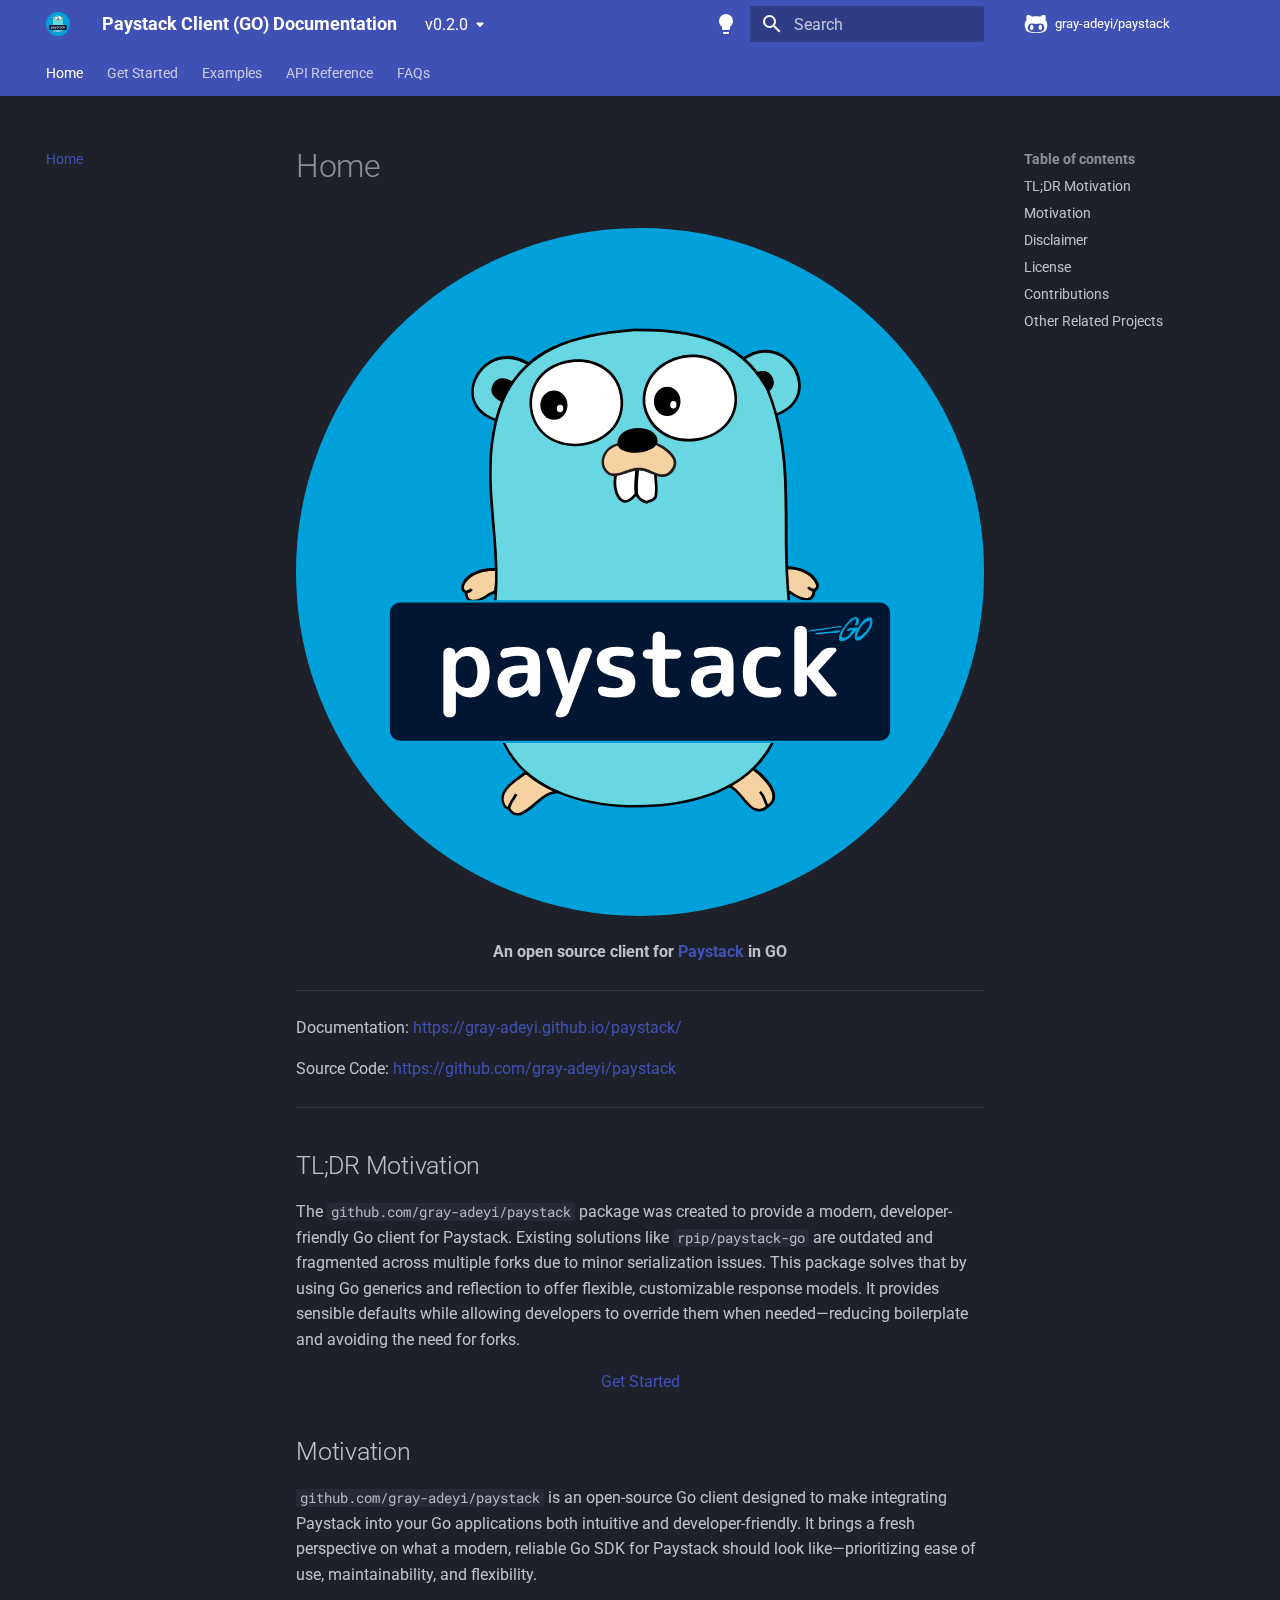
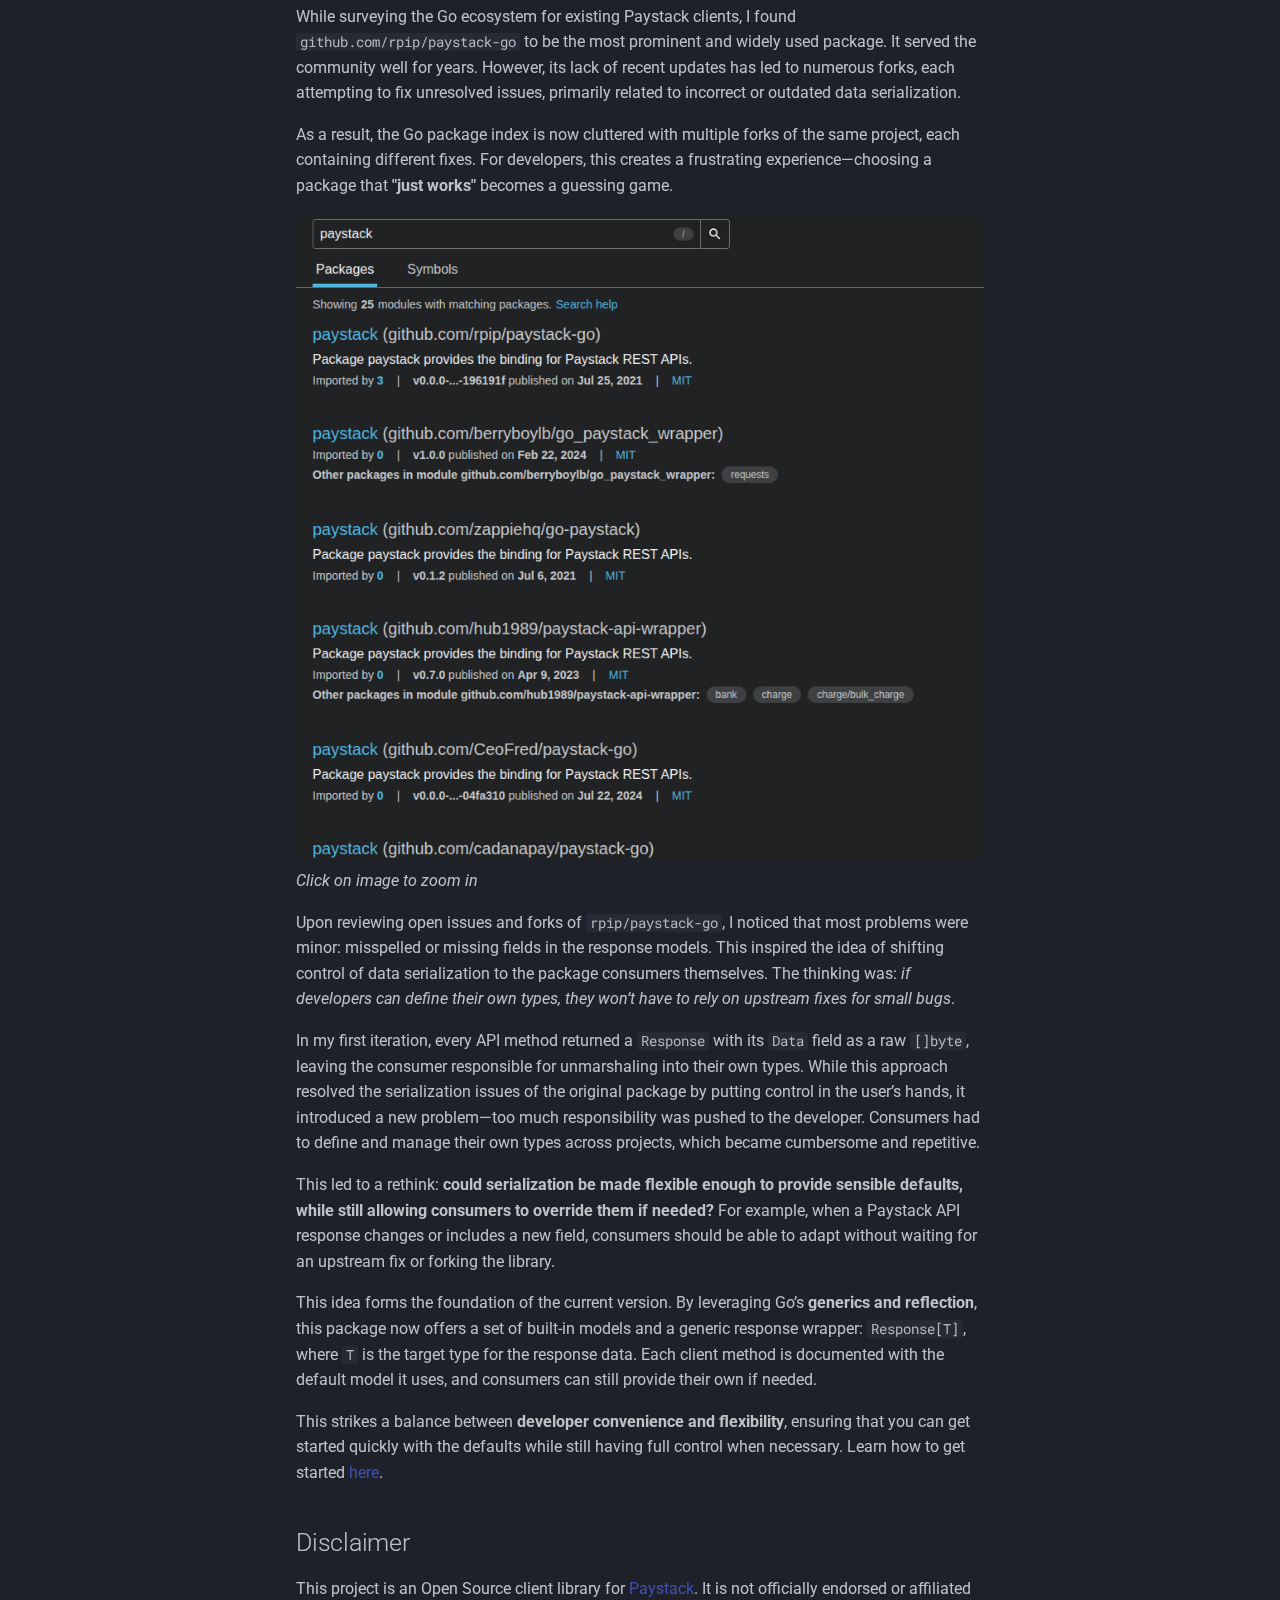
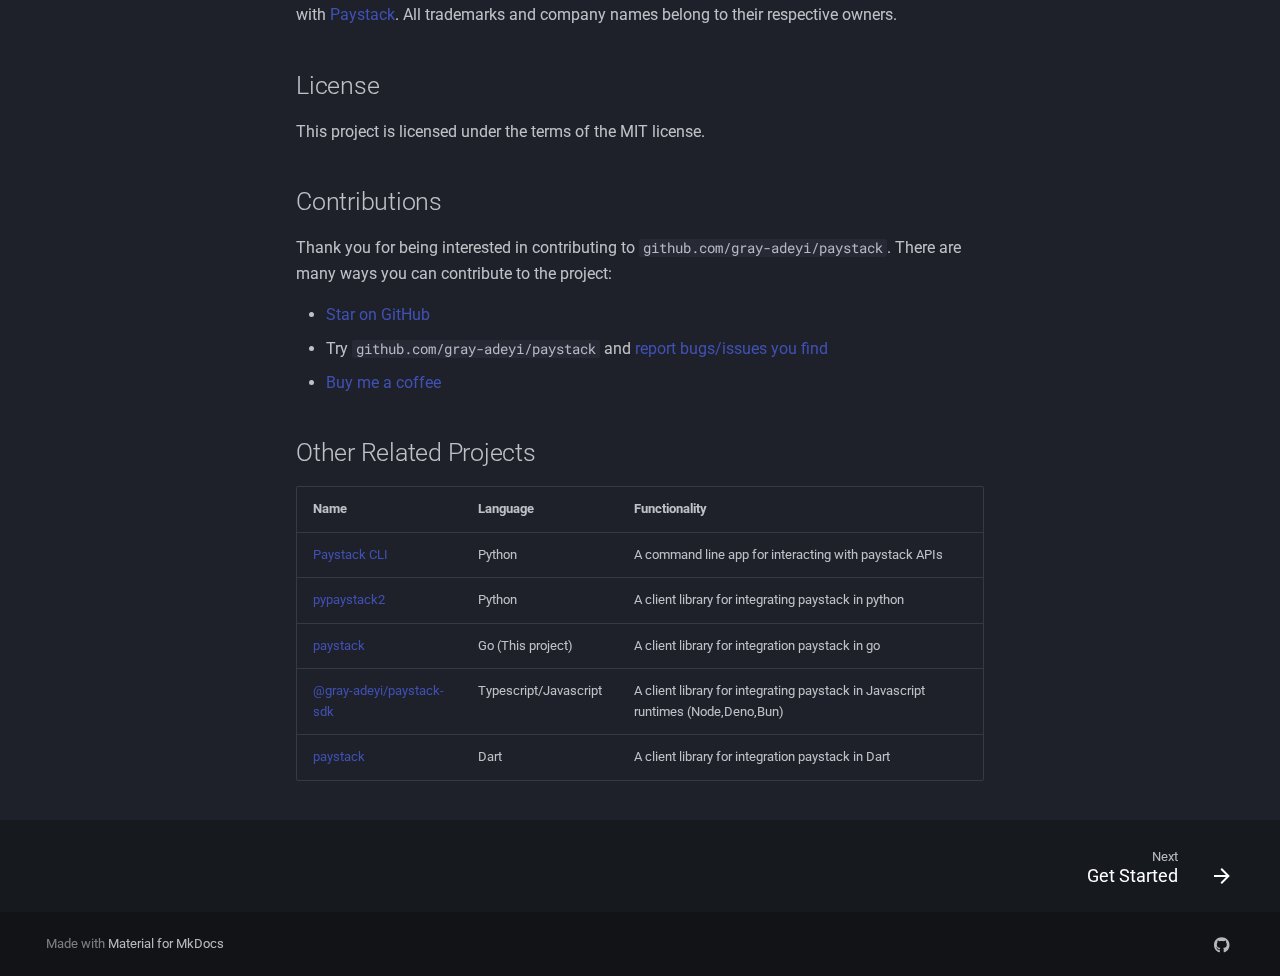
<file: index.html>
<!DOCTYPE html>
<html>
<head>
    <meta charset="utf-8">
    <title>Redirecting</title>
    <noscript>
        <meta http-equiv="refresh" content="1; url=v0.2.0/"/>
    </noscript>
    <script>
        window.location.replace(
          "v0.2.0/" + window.location.search + window.location.hash
        );
    </script>
</head>
<body>
Redirecting to <a href="v0.2.0/">v0.2.0/</a>...
</body>
</html>
</file>
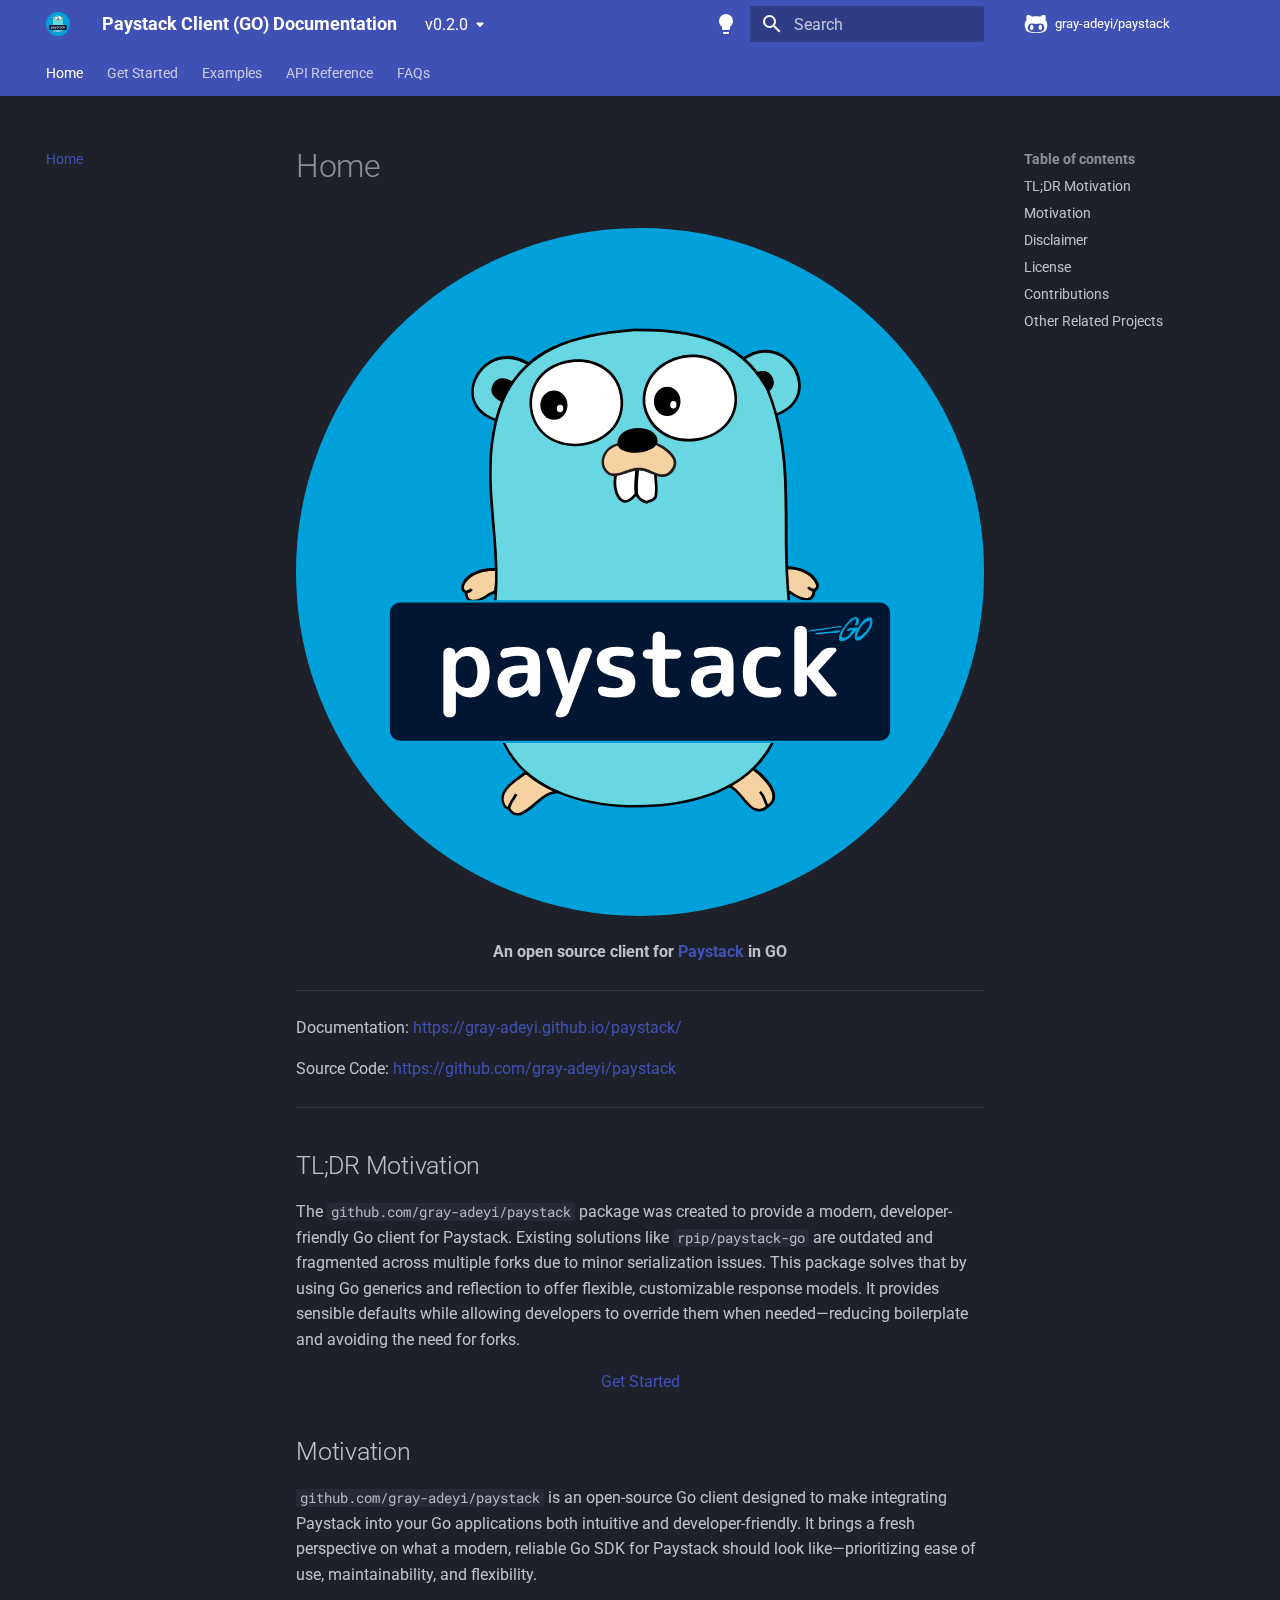
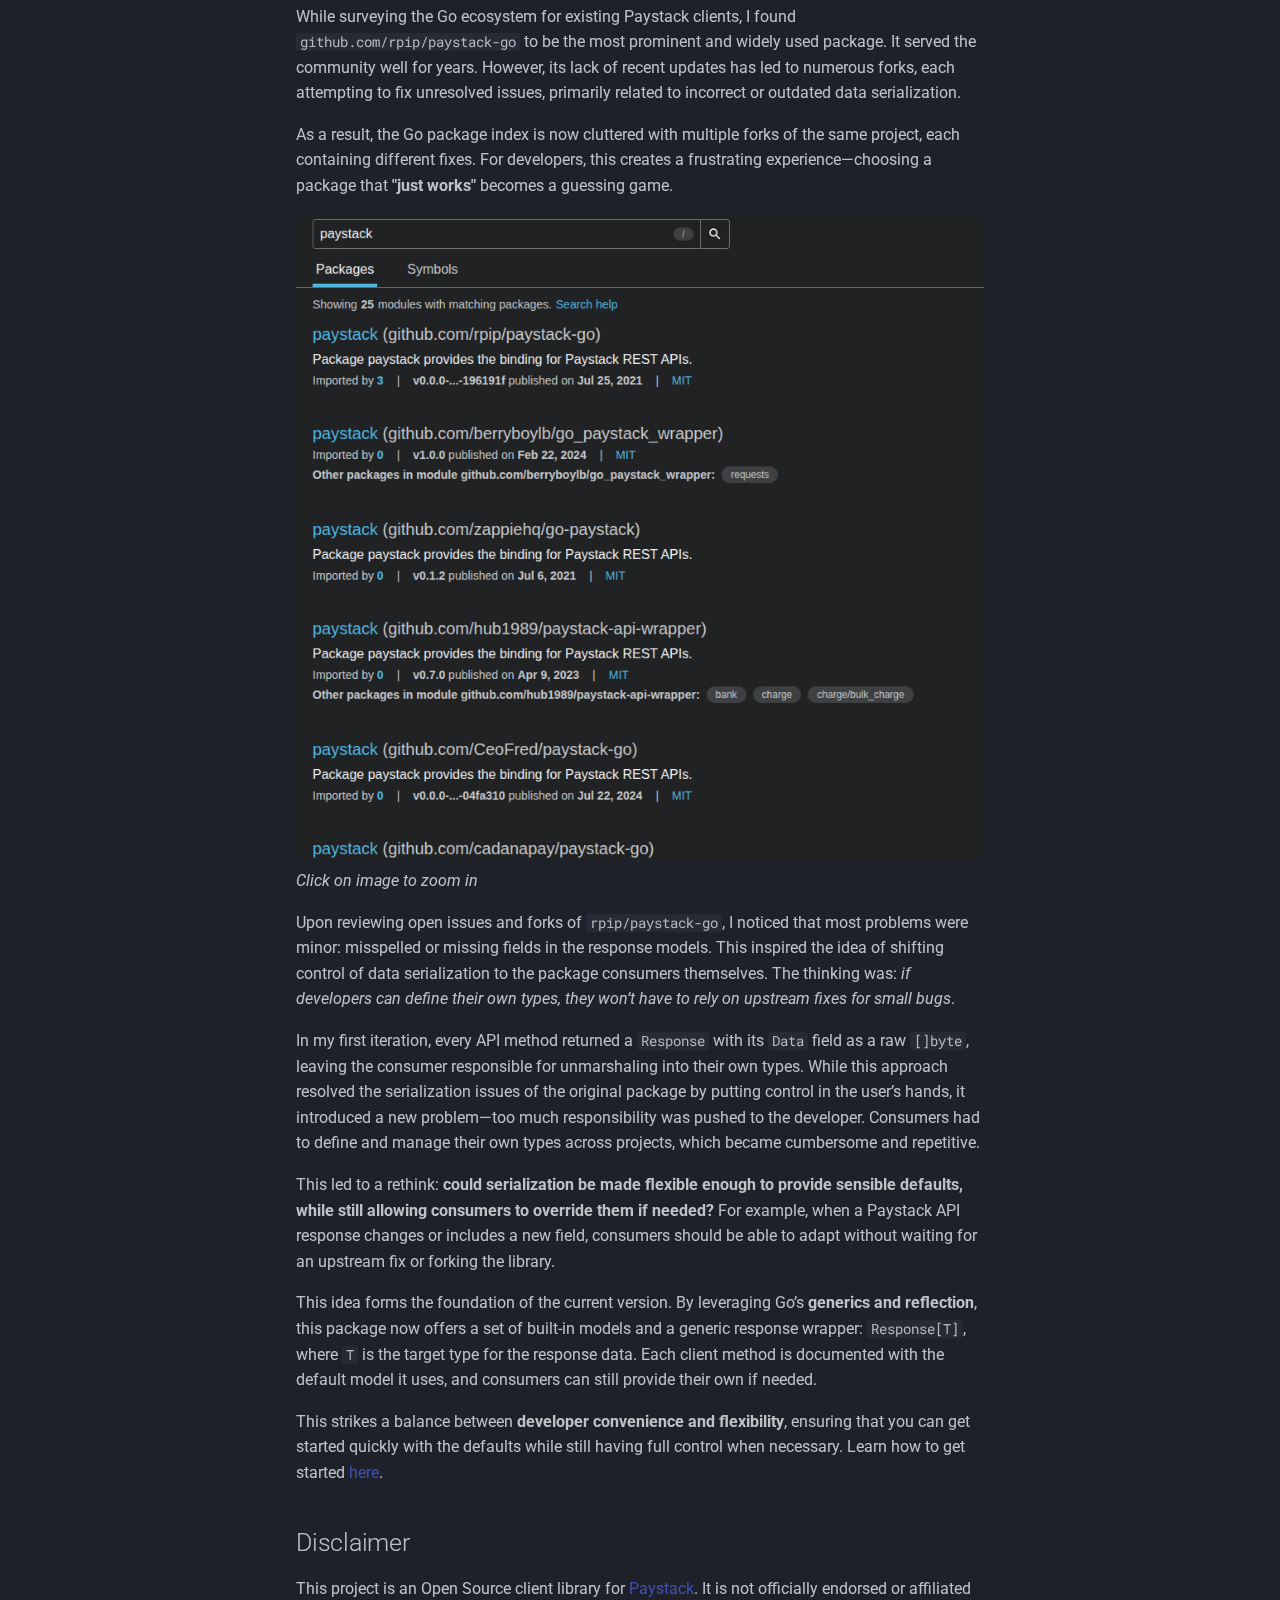
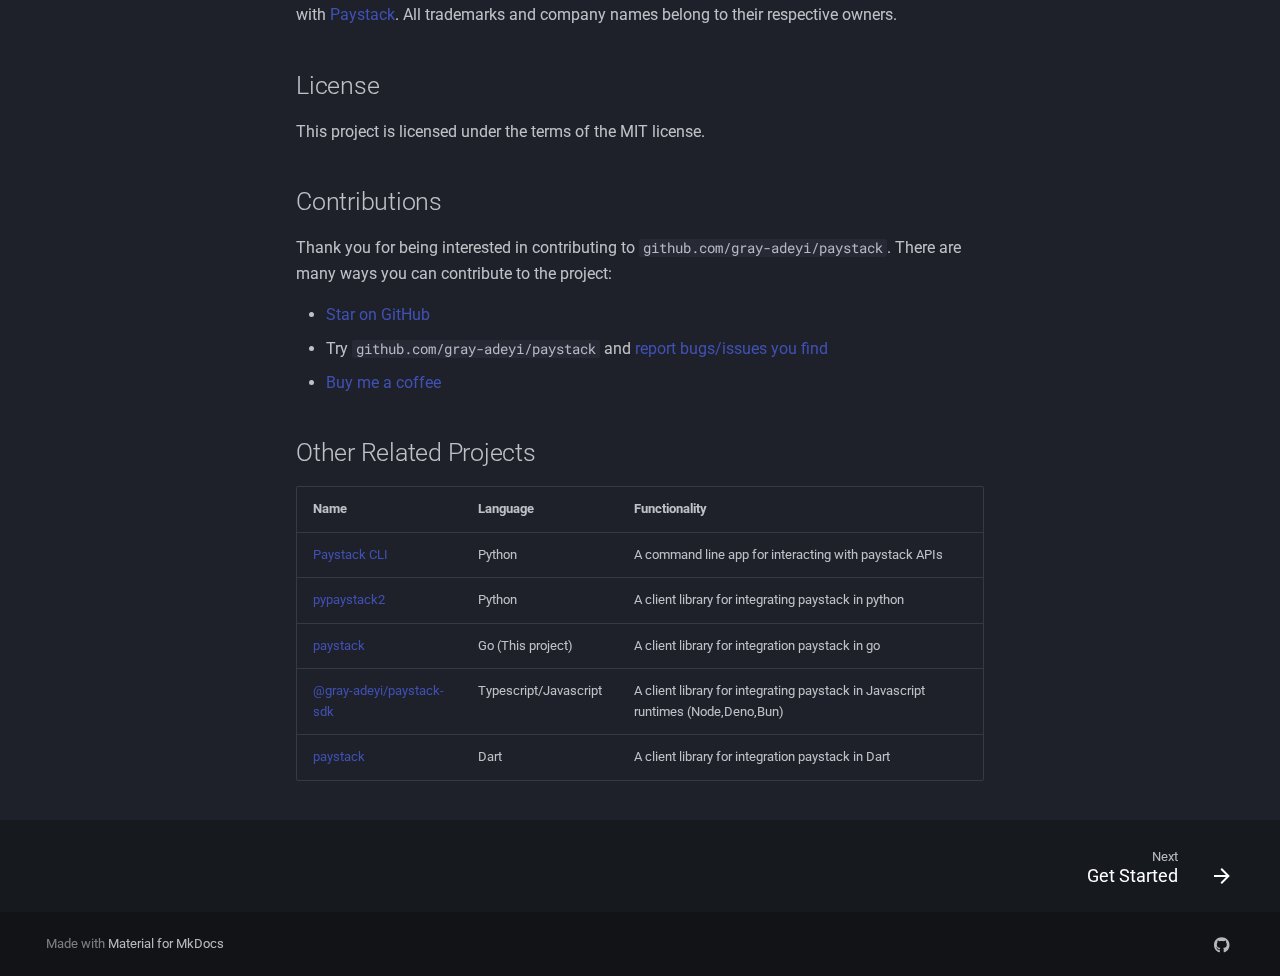
<file: v0.2.0/index.html>
<!doctype html>
<html lang="en" class="no-js">
  <head>
    
      <meta charset="utf-8">
      <meta name="viewport" content="width=device-width,initial-scale=1">
      
        <meta name="description" content="Paystack Client (GO) documentation">
      
      
        <meta name="author" content="Gbenga Adeyi">
      
      
        <link rel="canonical" href="https://github.com/gray-adeyi/paystack/latest/">
      
      
      
        <link rel="next" href="get-started/">
      
      
      <link rel="icon" href="assets/paystack.svg">
      <meta name="generator" content="mkdocs-1.6.1, mkdocs-material-9.5.34">
    
    
      
        <title>Paystack Client (GO) Documentation</title>
      
    
    
      <link rel="stylesheet" href="assets/stylesheets/main.35f28582.min.css">
      
        
        <link rel="stylesheet" href="assets/stylesheets/palette.06af60db.min.css">
      
      


    
    
      
    
    
      
        
        
        <link rel="preconnect" href="https://fonts.gstatic.com" crossorigin>
        <link rel="stylesheet" href="https://fonts.googleapis.com/css?family=Roboto:300,300i,400,400i,700,700i%7CRoboto+Mono:400,400i,700,700i&display=fallback">
        <style>:root{--md-text-font:"Roboto";--md-code-font:"Roboto Mono"}</style>
      
    
    
      <link rel="stylesheet" href="stylesheets/extra.css">
    
    <script>__md_scope=new URL(".",location),__md_hash=e=>[...e].reduce(((e,_)=>(e<<5)-e+_.charCodeAt(0)),0),__md_get=(e,_=localStorage,t=__md_scope)=>JSON.parse(_.getItem(t.pathname+"."+e)),__md_set=(e,_,t=localStorage,a=__md_scope)=>{try{t.setItem(a.pathname+"."+e,JSON.stringify(_))}catch(e){}}</script>
    
      

    
    
    
   <link href="assets/stylesheets/glightbox.min.css" rel="stylesheet"/><style>
    html.glightbox-open { overflow: initial; height: 100%; }
    .gslide-title { margin-top: 0px; user-select: text; }
    .gslide-desc { color: #666; user-select: text; }
    .gslide-image img { background: white; }
    .gscrollbar-fixer { padding-right: 15px; }
    .gdesc-inner { font-size: 0.75rem; }
    body[data-md-color-scheme="slate"] .gdesc-inner { background: var(--md-default-bg-color);}
    body[data-md-color-scheme="slate"] .gslide-title { color: var(--md-default-fg-color);}
    body[data-md-color-scheme="slate"] .gslide-desc { color: var(--md-default-fg-color);}</style> <script src="assets/javascripts/glightbox.min.js"></script></head>
  
  
    
    
      
    
    
    
    
    <body dir="ltr" data-md-color-scheme="paystack-light" data-md-color-primary="indigo" data-md-color-accent="indigo">
  
    
    <input class="md-toggle" data-md-toggle="drawer" type="checkbox" id="__drawer" autocomplete="off">
    <input class="md-toggle" data-md-toggle="search" type="checkbox" id="__search" autocomplete="off">
    <label class="md-overlay" for="__drawer"></label>
    <div data-md-component="skip">
      
        
        <a href="#tldr-motivation" class="md-skip">
          Skip to content
        </a>
      
    </div>
    <div data-md-component="announce">
      
    </div>
    
      <div data-md-color-scheme="default" data-md-component="outdated" hidden>
        
      </div>
    
    
      

<header class="md-header" data-md-component="header">
  <nav class="md-header__inner md-grid" aria-label="Header">
    <a href="." title="Paystack Client (GO) Documentation" class="md-header__button md-logo" aria-label="Paystack Client (GO) Documentation" data-md-component="logo">
      
  <img src="assets/paystack.svg" alt="logo">

    </a>
    <label class="md-header__button md-icon" for="__drawer">
      
      <svg xmlns="http://www.w3.org/2000/svg" viewBox="0 0 24 24"><path d="M3 6h18v2H3zm0 5h18v2H3zm0 5h18v2H3z"/></svg>
    </label>
    <div class="md-header__title" data-md-component="header-title">
      <div class="md-header__ellipsis">
        <div class="md-header__topic">
          <span class="md-ellipsis">
            Paystack Client (GO) Documentation
          </span>
        </div>
        <div class="md-header__topic" data-md-component="header-topic">
          <span class="md-ellipsis">
            
              Home
            
          </span>
        </div>
      </div>
    </div>
    
      
        <form class="md-header__option" data-md-component="palette">
  
    
    
    
    <input class="md-option" data-md-color-media="(prefers-color-scheme: light)" data-md-color-scheme="paystack-light" data-md-color-primary="indigo" data-md-color-accent="indigo"  aria-label="Switch to light mode"  type="radio" name="__palette" id="__palette_0">
    
      <label class="md-header__button md-icon" title="Switch to light mode" for="__palette_1" hidden>
        <svg xmlns="http://www.w3.org/2000/svg" viewBox="0 0 24 24"><path d="M12 2a7 7 0 0 0-7 7c0 2.38 1.19 4.47 3 5.74V17a1 1 0 0 0 1 1h6a1 1 0 0 0 1-1v-2.26c1.81-1.27 3-3.36 3-5.74a7 7 0 0 0-7-7M9 21a1 1 0 0 0 1 1h4a1 1 0 0 0 1-1v-1H9z"/></svg>
      </label>
    
  
    
    
    
    <input class="md-option" data-md-color-media="(prefers-color-scheme: dark)" data-md-color-scheme="paystack-dark" data-md-color-primary="indigo" data-md-color-accent="indigo"  aria-label="Switch to dark mode"  type="radio" name="__palette" id="__palette_1">
    
      <label class="md-header__button md-icon" title="Switch to dark mode" for="__palette_0" hidden>
        <svg xmlns="http://www.w3.org/2000/svg" viewBox="0 0 24 24"><path d="M12 2a7 7 0 0 1 7 7c0 2.38-1.19 4.47-3 5.74V17a1 1 0 0 1-1 1H9a1 1 0 0 1-1-1v-2.26C6.19 13.47 5 11.38 5 9a7 7 0 0 1 7-7M9 21v-1h6v1a1 1 0 0 1-1 1h-4a1 1 0 0 1-1-1m3-17a5 5 0 0 0-5 5c0 2.05 1.23 3.81 3 4.58V16h4v-2.42c1.77-.77 3-2.53 3-4.58a5 5 0 0 0-5-5"/></svg>
      </label>
    
  
</form>
      
    
    
      <script>var palette=__md_get("__palette");if(palette&&palette.color){if("(prefers-color-scheme)"===palette.color.media){var media=matchMedia("(prefers-color-scheme: light)"),input=document.querySelector(media.matches?"[data-md-color-media='(prefers-color-scheme: light)']":"[data-md-color-media='(prefers-color-scheme: dark)']");palette.color.media=input.getAttribute("data-md-color-media"),palette.color.scheme=input.getAttribute("data-md-color-scheme"),palette.color.primary=input.getAttribute("data-md-color-primary"),palette.color.accent=input.getAttribute("data-md-color-accent")}for(var[key,value]of Object.entries(palette.color))document.body.setAttribute("data-md-color-"+key,value)}</script>
    
    
    
      <label class="md-header__button md-icon" for="__search">
        
        <svg xmlns="http://www.w3.org/2000/svg" viewBox="0 0 24 24"><path d="M9.5 3A6.5 6.5 0 0 1 16 9.5c0 1.61-.59 3.09-1.56 4.23l.27.27h.79l5 5-1.5 1.5-5-5v-.79l-.27-.27A6.52 6.52 0 0 1 9.5 16 6.5 6.5 0 0 1 3 9.5 6.5 6.5 0 0 1 9.5 3m0 2C7 5 5 7 5 9.5S7 14 9.5 14 14 12 14 9.5 12 5 9.5 5"/></svg>
      </label>
      <div class="md-search" data-md-component="search" role="dialog">
  <label class="md-search__overlay" for="__search"></label>
  <div class="md-search__inner" role="search">
    <form class="md-search__form" name="search">
      <input type="text" class="md-search__input" name="query" aria-label="Search" placeholder="Search" autocapitalize="off" autocorrect="off" autocomplete="off" spellcheck="false" data-md-component="search-query" required>
      <label class="md-search__icon md-icon" for="__search">
        
        <svg xmlns="http://www.w3.org/2000/svg" viewBox="0 0 24 24"><path d="M9.5 3A6.5 6.5 0 0 1 16 9.5c0 1.61-.59 3.09-1.56 4.23l.27.27h.79l5 5-1.5 1.5-5-5v-.79l-.27-.27A6.52 6.52 0 0 1 9.5 16 6.5 6.5 0 0 1 3 9.5 6.5 6.5 0 0 1 9.5 3m0 2C7 5 5 7 5 9.5S7 14 9.5 14 14 12 14 9.5 12 5 9.5 5"/></svg>
        
        <svg xmlns="http://www.w3.org/2000/svg" viewBox="0 0 24 24"><path d="M20 11v2H8l5.5 5.5-1.42 1.42L4.16 12l7.92-7.92L13.5 5.5 8 11z"/></svg>
      </label>
      <nav class="md-search__options" aria-label="Search">
        
          <a href="javascript:void(0)" class="md-search__icon md-icon" title="Share" aria-label="Share" data-clipboard data-clipboard-text="" data-md-component="search-share" tabindex="-1">
            
            <svg xmlns="http://www.w3.org/2000/svg" viewBox="0 0 24 24"><path d="M18 16.08c-.76 0-1.44.3-1.96.77L8.91 12.7c.05-.23.09-.46.09-.7s-.04-.47-.09-.7l7.05-4.11c.54.5 1.25.81 2.04.81a3 3 0 0 0 3-3 3 3 0 0 0-3-3 3 3 0 0 0-3 3c0 .24.04.47.09.7L8.04 9.81C7.5 9.31 6.79 9 6 9a3 3 0 0 0-3 3 3 3 0 0 0 3 3c.79 0 1.5-.31 2.04-.81l7.12 4.15c-.05.21-.08.43-.08.66 0 1.61 1.31 2.91 2.92 2.91s2.92-1.3 2.92-2.91A2.92 2.92 0 0 0 18 16.08"/></svg>
          </a>
        
        <button type="reset" class="md-search__icon md-icon" title="Clear" aria-label="Clear" tabindex="-1">
          
          <svg xmlns="http://www.w3.org/2000/svg" viewBox="0 0 24 24"><path d="M19 6.41 17.59 5 12 10.59 6.41 5 5 6.41 10.59 12 5 17.59 6.41 19 12 13.41 17.59 19 19 17.59 13.41 12z"/></svg>
        </button>
      </nav>
      
        <div class="md-search__suggest" data-md-component="search-suggest"></div>
      
    </form>
    <div class="md-search__output">
      <div class="md-search__scrollwrap" tabindex="0" data-md-scrollfix>
        <div class="md-search-result" data-md-component="search-result">
          <div class="md-search-result__meta">
            Initializing search
          </div>
          <ol class="md-search-result__list" role="presentation"></ol>
        </div>
      </div>
    </div>
  </div>
</div>
    
    
      <div class="md-header__source">
        <a href="https://github.com/gray-adeyi/paystack" title="Go to repository" class="md-source" data-md-component="source">
  <div class="md-source__icon md-icon">
    
    <svg xmlns="http://www.w3.org/2000/svg" viewBox="0 0 480 512"><!--! Font Awesome Free 6.6.0 by @fontawesome - https://fontawesome.com License - https://fontawesome.com/license/free (Icons: CC BY 4.0, Fonts: SIL OFL 1.1, Code: MIT License) Copyright 2024 Fonticons, Inc.--><path d="M186.1 328.7c0 20.9-10.9 55.1-36.7 55.1s-36.7-34.2-36.7-55.1 10.9-55.1 36.7-55.1 36.7 34.2 36.7 55.1M480 278.2c0 31.9-3.2 65.7-17.5 95-37.9 76.6-142.1 74.8-216.7 74.8-75.8 0-186.2 2.7-225.6-74.8-14.6-29-20.2-63.1-20.2-95 0-41.9 13.9-81.5 41.5-113.6-5.2-15.8-7.7-32.4-7.7-48.8 0-21.5 4.9-32.3 14.6-51.8 45.3 0 74.3 9 108.8 36 29-6.9 58.8-10 88.7-10 27 0 54.2 2.9 80.4 9.2 34-26.7 63-35.2 107.8-35.2 9.8 19.5 14.6 30.3 14.6 51.8 0 16.4-2.6 32.7-7.7 48.2 27.5 32.4 39 72.3 39 114.2m-64.3 50.5c0-43.9-26.7-82.6-73.5-82.6-18.9 0-37 3.4-56 6-14.9 2.3-29.8 3.2-45.1 3.2-15.2 0-30.1-.9-45.1-3.2-18.7-2.6-37-6-56-6-46.8 0-73.5 38.7-73.5 82.6 0 87.8 80.4 101.3 150.4 101.3h48.2c70.3 0 150.6-13.4 150.6-101.3m-82.6-55.1c-25.8 0-36.7 34.2-36.7 55.1s10.9 55.1 36.7 55.1 36.7-34.2 36.7-55.1-10.9-55.1-36.7-55.1"/></svg>
  </div>
  <div class="md-source__repository">
    gray-adeyi/paystack
  </div>
</a>
      </div>
    
  </nav>
  
</header>
    
    <div class="md-container" data-md-component="container">
      
      
        
          
            
<nav class="md-tabs" aria-label="Tabs" data-md-component="tabs">
  <div class="md-grid">
    <ul class="md-tabs__list">
      
        
  
  
    
  
  
    <li class="md-tabs__item md-tabs__item--active">
      <a href="." class="md-tabs__link">
        
  
    
  
  Home

      </a>
    </li>
  

      
        
  
  
  
    <li class="md-tabs__item">
      <a href="get-started/" class="md-tabs__link">
        
  
    
  
  Get Started

      </a>
    </li>
  

      
        
  
  
  
    <li class="md-tabs__item">
      <a href="examples/" class="md-tabs__link">
        
  
    
  
  Examples

      </a>
    </li>
  

      
        
  
  
  
    <li class="md-tabs__item">
      <a href="api-reference/" class="md-tabs__link">
        
  
    
  
  API Reference

      </a>
    </li>
  

      
        
  
  
  
    <li class="md-tabs__item">
      <a href="faqs/" class="md-tabs__link">
        
  
    
  
  FAQs

      </a>
    </li>
  

      
    </ul>
  </div>
</nav>
          
        
      
      <main class="md-main" data-md-component="main">
        <div class="md-main__inner md-grid">
          
            
              
              <div class="md-sidebar md-sidebar--primary" data-md-component="sidebar" data-md-type="navigation" >
                <div class="md-sidebar__scrollwrap">
                  <div class="md-sidebar__inner">
                    


  


<nav class="md-nav md-nav--primary md-nav--lifted" aria-label="Navigation" data-md-level="0">
  <label class="md-nav__title" for="__drawer">
    <a href="." title="Paystack Client (GO) Documentation" class="md-nav__button md-logo" aria-label="Paystack Client (GO) Documentation" data-md-component="logo">
      
  <img src="assets/paystack.svg" alt="logo">

    </a>
    Paystack Client (GO) Documentation
  </label>
  
    <div class="md-nav__source">
      <a href="https://github.com/gray-adeyi/paystack" title="Go to repository" class="md-source" data-md-component="source">
  <div class="md-source__icon md-icon">
    
    <svg xmlns="http://www.w3.org/2000/svg" viewBox="0 0 480 512"><!--! Font Awesome Free 6.6.0 by @fontawesome - https://fontawesome.com License - https://fontawesome.com/license/free (Icons: CC BY 4.0, Fonts: SIL OFL 1.1, Code: MIT License) Copyright 2024 Fonticons, Inc.--><path d="M186.1 328.7c0 20.9-10.9 55.1-36.7 55.1s-36.7-34.2-36.7-55.1 10.9-55.1 36.7-55.1 36.7 34.2 36.7 55.1M480 278.2c0 31.9-3.2 65.7-17.5 95-37.9 76.6-142.1 74.8-216.7 74.8-75.8 0-186.2 2.7-225.6-74.8-14.6-29-20.2-63.1-20.2-95 0-41.9 13.9-81.5 41.5-113.6-5.2-15.8-7.7-32.4-7.7-48.8 0-21.5 4.9-32.3 14.6-51.8 45.3 0 74.3 9 108.8 36 29-6.9 58.8-10 88.7-10 27 0 54.2 2.9 80.4 9.2 34-26.7 63-35.2 107.8-35.2 9.8 19.5 14.6 30.3 14.6 51.8 0 16.4-2.6 32.7-7.7 48.2 27.5 32.4 39 72.3 39 114.2m-64.3 50.5c0-43.9-26.7-82.6-73.5-82.6-18.9 0-37 3.4-56 6-14.9 2.3-29.8 3.2-45.1 3.2-15.2 0-30.1-.9-45.1-3.2-18.7-2.6-37-6-56-6-46.8 0-73.5 38.7-73.5 82.6 0 87.8 80.4 101.3 150.4 101.3h48.2c70.3 0 150.6-13.4 150.6-101.3m-82.6-55.1c-25.8 0-36.7 34.2-36.7 55.1s10.9 55.1 36.7 55.1 36.7-34.2 36.7-55.1-10.9-55.1-36.7-55.1"/></svg>
  </div>
  <div class="md-source__repository">
    gray-adeyi/paystack
  </div>
</a>
    </div>
  
  <ul class="md-nav__list" data-md-scrollfix>
    
      
      
  
  
    
  
  
  
    <li class="md-nav__item md-nav__item--active">
      
      <input class="md-nav__toggle md-toggle" type="checkbox" id="__toc">
      
      
      
        <label class="md-nav__link md-nav__link--active" for="__toc">
          
  
  <span class="md-ellipsis">
    Home
  </span>
  

          <span class="md-nav__icon md-icon"></span>
        </label>
      
      <a href="." class="md-nav__link md-nav__link--active">
        
  
  <span class="md-ellipsis">
    Home
  </span>
  

      </a>
      
        

<nav class="md-nav md-nav--secondary" aria-label="Table of contents">
  
  
  
  
    <label class="md-nav__title" for="__toc">
      <span class="md-nav__icon md-icon"></span>
      Table of contents
    </label>
    <ul class="md-nav__list" data-md-component="toc" data-md-scrollfix>
      
        <li class="md-nav__item">
  <a href="#tldr-motivation" class="md-nav__link">
    <span class="md-ellipsis">
      TL;DR Motivation
    </span>
  </a>
  
</li>
      
        <li class="md-nav__item">
  <a href="#motivation" class="md-nav__link">
    <span class="md-ellipsis">
      Motivation
    </span>
  </a>
  
</li>
      
        <li class="md-nav__item">
  <a href="#disclaimer" class="md-nav__link">
    <span class="md-ellipsis">
      Disclaimer
    </span>
  </a>
  
</li>
      
        <li class="md-nav__item">
  <a href="#license" class="md-nav__link">
    <span class="md-ellipsis">
      License
    </span>
  </a>
  
</li>
      
        <li class="md-nav__item">
  <a href="#contributions" class="md-nav__link">
    <span class="md-ellipsis">
      Contributions
    </span>
  </a>
  
</li>
      
        <li class="md-nav__item">
  <a href="#other-related-projects" class="md-nav__link">
    <span class="md-ellipsis">
      Other Related Projects
    </span>
  </a>
  
</li>
      
    </ul>
  
</nav>
      
    </li>
  

    
      
      
  
  
  
  
    <li class="md-nav__item">
      <a href="get-started/" class="md-nav__link">
        
  
  <span class="md-ellipsis">
    Get Started
  </span>
  

      </a>
    </li>
  

    
      
      
  
  
  
  
    <li class="md-nav__item">
      <a href="examples/" class="md-nav__link">
        
  
  <span class="md-ellipsis">
    Examples
  </span>
  

      </a>
    </li>
  

    
      
      
  
  
  
  
    <li class="md-nav__item">
      <a href="api-reference/" class="md-nav__link">
        
  
  <span class="md-ellipsis">
    API Reference
  </span>
  

      </a>
    </li>
  

    
      
      
  
  
  
  
    <li class="md-nav__item">
      <a href="faqs/" class="md-nav__link">
        
  
  <span class="md-ellipsis">
    FAQs
  </span>
  

      </a>
    </li>
  

    
  </ul>
</nav>
                  </div>
                </div>
              </div>
            
            
              
              <div class="md-sidebar md-sidebar--secondary" data-md-component="sidebar" data-md-type="toc" >
                <div class="md-sidebar__scrollwrap">
                  <div class="md-sidebar__inner">
                    

<nav class="md-nav md-nav--secondary" aria-label="Table of contents">
  
  
  
  
    <label class="md-nav__title" for="__toc">
      <span class="md-nav__icon md-icon"></span>
      Table of contents
    </label>
    <ul class="md-nav__list" data-md-component="toc" data-md-scrollfix>
      
        <li class="md-nav__item">
  <a href="#tldr-motivation" class="md-nav__link">
    <span class="md-ellipsis">
      TL;DR Motivation
    </span>
  </a>
  
</li>
      
        <li class="md-nav__item">
  <a href="#motivation" class="md-nav__link">
    <span class="md-ellipsis">
      Motivation
    </span>
  </a>
  
</li>
      
        <li class="md-nav__item">
  <a href="#disclaimer" class="md-nav__link">
    <span class="md-ellipsis">
      Disclaimer
    </span>
  </a>
  
</li>
      
        <li class="md-nav__item">
  <a href="#license" class="md-nav__link">
    <span class="md-ellipsis">
      License
    </span>
  </a>
  
</li>
      
        <li class="md-nav__item">
  <a href="#contributions" class="md-nav__link">
    <span class="md-ellipsis">
      Contributions
    </span>
  </a>
  
</li>
      
        <li class="md-nav__item">
  <a href="#other-related-projects" class="md-nav__link">
    <span class="md-ellipsis">
      Other Related Projects
    </span>
  </a>
  
</li>
      
    </ul>
  
</nav>
                  </div>
                </div>
              </div>
            
          
          
            <div class="md-content" data-md-component="content">
              <article class="md-content__inner md-typeset">
                
                  

  
  


  <h1>Home</h1>

<p><a class="glightbox" href="assets/paystack.svg" data-type="image" data-width="auto" data-height="auto" data-desc-position="bottom"><img alt="logo" src="assets/paystack.svg" /></a></p>
<p><center><strong>An open source client for <a href="https://paystack.com">Paystack</a> in GO</strong></center></p>
<hr/>
<p>Documentation: <a href="https://gray-adeyi.github.io/paystack/">https://gray-adeyi.github.io/paystack/</a></p>
<p>Source Code:
<a href="https://github.com/gray-adeyi/paystack">https://github.com/gray-adeyi/paystack</a></p>
<hr/>

<h2 id="tldr-motivation">TL;DR Motivation</h2>
<p>The <code>github.com/gray-adeyi/paystack</code> package was created to provide a modern,
developer-friendly Go client for Paystack. Existing solutions like
<code>rpip/paystack-go</code> are outdated and fragmented across multiple forks due to
minor serialization issues. This package solves that by using Go generics and
reflection to offer flexible, customizable response models. It provides sensible
defaults while allowing developers to override them when needed—reducing
boilerplate and avoiding the need for forks.</p>
<p><center><a href="get-started/">Get Started</a></center></p>
<h2 id="motivation">Motivation</h2>
<p><code>github.com/gray-adeyi/paystack</code> is an open-source Go client designed to make
integrating Paystack into your Go applications both intuitive and
developer-friendly. It brings a fresh perspective on what a modern, reliable Go
SDK for Paystack should look like—prioritizing ease of use, maintainability, and
flexibility.</p>
<p>While surveying the Go ecosystem for existing Paystack clients, I found
<code>github.com/rpip/paystack-go</code> to be the most prominent and widely used package.
It served the community well for years. However, its lack of recent updates has
led to numerous forks, each attempting to fix unresolved issues, primarily
related to incorrect or outdated data serialization.</p>
<p>As a result, the Go package index is now cluttered with multiple forks of the
same project, each containing different fixes. For developers, this creates a
frustrating experience—choosing a package that <strong>"just works"</strong> becomes a
guessing game.</p>
<p><a class="glightbox" href="assets/image-0.png" data-type="image" data-width="auto" data-height="auto" data-desc-position="bottom"><img alt="figure 0" src="assets/image-0.png" /></a> <em>Click on image to zoom in</em></p>
<p>Upon reviewing open issues and forks of <code>rpip/paystack-go</code>, I noticed that most
problems were minor: misspelled or missing fields in the response models. This
inspired the idea of shifting control of data serialization to the package
consumers themselves. The thinking was: <em>if developers can define their own
types, they won’t have to rely on upstream fixes for small bugs</em>.</p>
<p>In my first iteration, every API method returned a <code>Response</code> with its <code>Data</code>
field as a raw <code>[]byte</code>, leaving the consumer responsible for unmarshaling into
their own types. While this approach resolved the serialization issues of the
original package by putting control in the user’s hands, it introduced a new
problem—too much responsibility was pushed to the developer. Consumers had to
define and manage their own types across projects, which became cumbersome and
repetitive.</p>
<p>This led to a rethink: <strong>could serialization be made flexible enough to provide
sensible defaults, while still allowing consumers to override them if needed?</strong>
For example, when a Paystack API response changes or includes a new field,
consumers should be able to adapt without waiting for an upstream fix or forking
the library.</p>
<p>This idea forms the foundation of the current version. By leveraging Go’s
<strong>generics and reflection</strong>, this package now offers a set of built-in models
and a generic response wrapper: <code>Response[T]</code>, where <code>T</code> is the target type for
the response data. Each client method is documented with the default model it
uses, and consumers can still provide their own if needed.</p>
<p>This strikes a balance between <strong>developer convenience and flexibility</strong>,
ensuring that you can get started quickly with the defaults while still having
full control when necessary. Learn how to get started <a href="get-started/">here</a>.</p>
<h2 id="disclaimer">Disclaimer</h2>
<p>This project is an Open Source client library for
<a href="https://paystack.com/">Paystack</a>. It is not officially endorsed or affiliated
with <a href="https://paystack.com/">Paystack</a>. All trademarks and company names belong
to their respective owners.</p>
<h2 id="license">License</h2>
<p>This project is licensed under the terms of the MIT license.</p>
<h2 id="contributions">Contributions</h2>
<p>Thank you for being interested in contributing to
<code>github.com/gray-adeyi/paystack</code>. There are many ways you can contribute to the
project:</p>
<ul>
<li><a href="https://github.com/gray-adeyi/paystack/">Star on GitHub</a></li>
<li>Try <code>github.com/gray-adeyi/paystack</code> and
  <a href="https://github.com/gray-adeyi/paystack/issues/new">report bugs/issues you find</a></li>
<li><a href="https://www.buymeacoffee.com/jigani">Buy me a coffee</a></li>
</ul>
<h2 id="other-related-projects">Other Related Projects</h2>
<table>
<thead>
<tr>
<th>Name</th>
<th>Language</th>
<th>Functionality</th>
</tr>
</thead>
<tbody>
<tr>
<td><a href="https://pypi.org/project/paystack-cli/">Paystack CLI</a></td>
<td>Python</td>
<td>A command line app for interacting with paystack APIs</td>
</tr>
<tr>
<td><a href="https://pypi.org/project/pypaystack2/">pypaystack2</a></td>
<td>Python</td>
<td>A client library for integrating paystack in python</td>
</tr>
<tr>
<td><a href="https://github.com/gray-adeyi/paystack">paystack</a></td>
<td>Go (This project)</td>
<td>A client library for integration paystack in go</td>
</tr>
<tr>
<td><a href="https://www.npmjs.com/package/@gray-adeyi/paystack-sdk">@gray-adeyi/paystack-sdk</a></td>
<td>Typescript/Javascript</td>
<td>A client library for integrating paystack in Javascript runtimes (Node,Deno,Bun)</td>
</tr>
<tr>
<td><a href="https://pub.dev/packages/paystack">paystack</a></td>
<td>Dart</td>
<td>A client library for integration paystack in Dart</td>
</tr>
</tbody>
</table>












                
              </article>
            </div>
          
          
  <script>var tabs=__md_get("__tabs");if(Array.isArray(tabs))e:for(var set of document.querySelectorAll(".tabbed-set")){var labels=set.querySelector(".tabbed-labels");for(var tab of tabs)for(var label of labels.getElementsByTagName("label"))if(label.innerText.trim()===tab){var input=document.getElementById(label.htmlFor);input.checked=!0;continue e}}</script>

<script>var target=document.getElementById(location.hash.slice(1));target&&target.name&&(target.checked=target.name.startsWith("__tabbed_"))</script>
        </div>
        
          <button type="button" class="md-top md-icon" data-md-component="top" hidden>
  
  <svg xmlns="http://www.w3.org/2000/svg" viewBox="0 0 24 24"><path d="M13 20h-2V8l-5.5 5.5-1.42-1.42L12 4.16l7.92 7.92-1.42 1.42L13 8z"/></svg>
  Back to top
</button>
        
      </main>
      
        <footer class="md-footer">
  
    
      
      <nav class="md-footer__inner md-grid" aria-label="Footer" >
        
        
          
          <a href="get-started/" class="md-footer__link md-footer__link--next" aria-label="Next: Get Started">
            <div class="md-footer__title">
              <span class="md-footer__direction">
                Next
              </span>
              <div class="md-ellipsis">
                Get Started
              </div>
            </div>
            <div class="md-footer__button md-icon">
              
              <svg xmlns="http://www.w3.org/2000/svg" viewBox="0 0 24 24"><path d="M4 11v2h12l-5.5 5.5 1.42 1.42L19.84 12l-7.92-7.92L10.5 5.5 16 11z"/></svg>
            </div>
          </a>
        
      </nav>
    
  
  <div class="md-footer-meta md-typeset">
    <div class="md-footer-meta__inner md-grid">
      <div class="md-copyright">
  
  
    Made with
    <a href="https://squidfunk.github.io/mkdocs-material/" target="_blank" rel="noopener">
      Material for MkDocs
    </a>
  
</div>
      
        <div class="md-social">
  
    
    
    
    
      
      
    
    <a href="https://github.com/gray-adeyi/paystack" target="_blank" rel="noopener" title="github.com" class="md-social__link">
      <svg xmlns="http://www.w3.org/2000/svg" viewBox="0 0 496 512"><!--! Font Awesome Free 6.6.0 by @fontawesome - https://fontawesome.com License - https://fontawesome.com/license/free (Icons: CC BY 4.0, Fonts: SIL OFL 1.1, Code: MIT License) Copyright 2024 Fonticons, Inc.--><path d="M165.9 397.4c0 2-2.3 3.6-5.2 3.6-3.3.3-5.6-1.3-5.6-3.6 0-2 2.3-3.6 5.2-3.6 3-.3 5.6 1.3 5.6 3.6m-31.1-4.5c-.7 2 1.3 4.3 4.3 4.9 2.6 1 5.6 0 6.2-2s-1.3-4.3-4.3-5.2c-2.6-.7-5.5.3-6.2 2.3m44.2-1.7c-2.9.7-4.9 2.6-4.6 4.9.3 2 2.9 3.3 5.9 2.6 2.9-.7 4.9-2.6 4.6-4.6-.3-1.9-3-3.2-5.9-2.9M244.8 8C106.1 8 0 113.3 0 252c0 110.9 69.8 205.8 169.5 239.2 12.8 2.3 17.3-5.6 17.3-12.1 0-6.2-.3-40.4-.3-61.4 0 0-70 15-84.7-29.8 0 0-11.4-29.1-27.8-36.6 0 0-22.9-15.7 1.6-15.4 0 0 24.9 2 38.6 25.8 21.9 38.6 58.6 27.5 72.9 20.9 2.3-16 8.8-27.1 16-33.7-55.9-6.2-112.3-14.3-112.3-110.5 0-27.5 7.6-41.3 23.6-58.9-2.6-6.5-11.1-33.3 2.6-67.9 20.9-6.5 69 27 69 27 20-5.6 41.5-8.5 62.8-8.5s42.8 2.9 62.8 8.5c0 0 48.1-33.6 69-27 13.7 34.7 5.2 61.4 2.6 67.9 16 17.7 25.8 31.5 25.8 58.9 0 96.5-58.9 104.2-114.8 110.5 9.2 7.9 17 22.9 17 46.4 0 33.7-.3 75.4-.3 83.6 0 6.5 4.6 14.4 17.3 12.1C428.2 457.8 496 362.9 496 252 496 113.3 383.5 8 244.8 8M97.2 352.9c-1.3 1-1 3.3.7 5.2 1.6 1.6 3.9 2.3 5.2 1 1.3-1 1-3.3-.7-5.2-1.6-1.6-3.9-2.3-5.2-1m-10.8-8.1c-.7 1.3.3 2.9 2.3 3.9 1.6 1 3.6.7 4.3-.7.7-1.3-.3-2.9-2.3-3.9-2-.6-3.6-.3-4.3.7m32.4 35.6c-1.6 1.3-1 4.3 1.3 6.2 2.3 2.3 5.2 2.6 6.5 1 1.3-1.3.7-4.3-1.3-6.2-2.2-2.3-5.2-2.6-6.5-1m-11.4-14.7c-1.6 1-1.6 3.6 0 5.9s4.3 3.3 5.6 2.3c1.6-1.3 1.6-3.9 0-6.2-1.4-2.3-4-3.3-5.6-2"/></svg>
    </a>
  
</div>
      
    </div>
  </div>
</footer>
      
    </div>
    <div class="md-dialog" data-md-component="dialog">
      <div class="md-dialog__inner md-typeset"></div>
    </div>
    
      <div class="md-progress" data-md-component="progress" role="progressbar"></div>
    
    
    <script id="__config" type="application/json">{"base": ".", "features": ["navigation.instant", "navigation.instant.progress", "navigation.tabs", "navigation.top", "navigation.sections", "navigation.path", "navigation.indexes", "navigation.footer", "search.suggest", "search.highlight", "search.share", "content.tabs.link", "content.code.copy", "content.code.select"], "search": "assets/javascripts/workers/search.07f07601.min.js", "translations": {"clipboard.copied": "Copied to clipboard", "clipboard.copy": "Copy to clipboard", "search.result.more.one": "1 more on this page", "search.result.more.other": "# more on this page", "search.result.none": "No matching documents", "search.result.one": "1 matching document", "search.result.other": "# matching documents", "search.result.placeholder": "Type to start searching", "search.result.term.missing": "Missing", "select.version": "Select version"}, "version": {"provider": "mike"}}</script>
    
    
      <script src="assets/javascripts/bundle.56dfad97.min.js"></script>
      
    
  <script id="init-glightbox">const lightbox = GLightbox({"touchNavigation": true, "loop": false, "zoomable": true, "draggable": true, "openEffect": "zoom", "closeEffect": "zoom", "slideEffect": "slide"});
document$.subscribe(() => { lightbox.reload() });
</script></body>
</html>
</file>
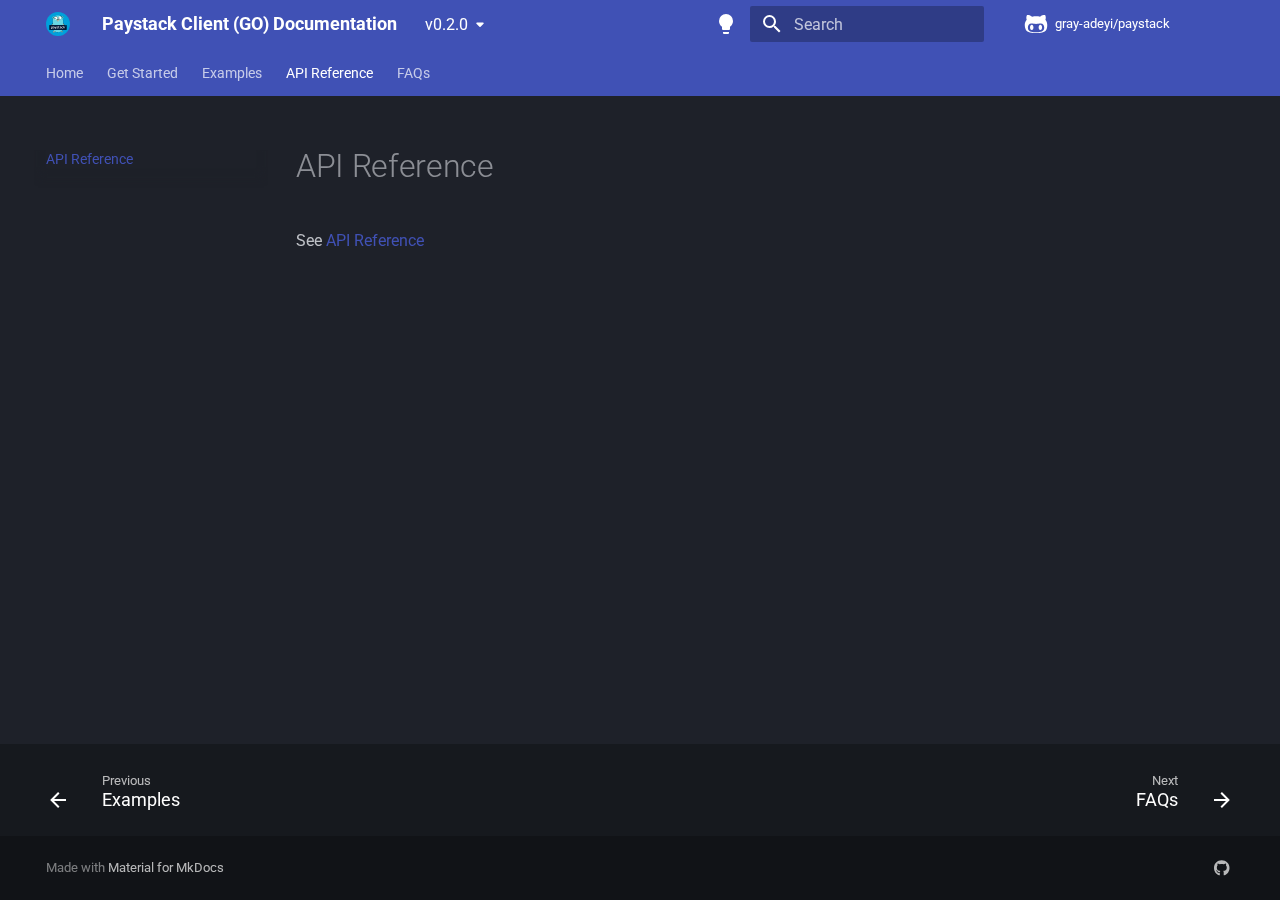
<file: v0.2.0/api-reference/index.html>
<!doctype html>
<html lang="en" class="no-js">
  <head>
    
      <meta charset="utf-8">
      <meta name="viewport" content="width=device-width,initial-scale=1">
      
        <meta name="description" content="Paystack Client (GO) documentation">
      
      
        <meta name="author" content="Gbenga Adeyi">
      
      
        <link rel="canonical" href="https://github.com/gray-adeyi/paystack/latest/api-reference/">
      
      
        <link rel="prev" href="../examples/">
      
      
        <link rel="next" href="../faqs/">
      
      
      <link rel="icon" href="../assets/paystack.svg">
      <meta name="generator" content="mkdocs-1.6.1, mkdocs-material-9.5.34">
    
    
      
        <title>API Reference - Paystack Client (GO) Documentation</title>
      
    
    
      <link rel="stylesheet" href="../assets/stylesheets/main.35f28582.min.css">
      
        
        <link rel="stylesheet" href="../assets/stylesheets/palette.06af60db.min.css">
      
      


    
    
      
    
    
      
        
        
        <link rel="preconnect" href="https://fonts.gstatic.com" crossorigin>
        <link rel="stylesheet" href="https://fonts.googleapis.com/css?family=Roboto:300,300i,400,400i,700,700i%7CRoboto+Mono:400,400i,700,700i&display=fallback">
        <style>:root{--md-text-font:"Roboto";--md-code-font:"Roboto Mono"}</style>
      
    
    
      <link rel="stylesheet" href="../stylesheets/extra.css">
    
    <script>__md_scope=new URL("..",location),__md_hash=e=>[...e].reduce(((e,_)=>(e<<5)-e+_.charCodeAt(0)),0),__md_get=(e,_=localStorage,t=__md_scope)=>JSON.parse(_.getItem(t.pathname+"."+e)),__md_set=(e,_,t=localStorage,a=__md_scope)=>{try{t.setItem(a.pathname+"."+e,JSON.stringify(_))}catch(e){}}</script>
    
      

    
    
    
   <link href="../assets/stylesheets/glightbox.min.css" rel="stylesheet"/><style>
    html.glightbox-open { overflow: initial; height: 100%; }
    .gslide-title { margin-top: 0px; user-select: text; }
    .gslide-desc { color: #666; user-select: text; }
    .gslide-image img { background: white; }
    .gscrollbar-fixer { padding-right: 15px; }
    .gdesc-inner { font-size: 0.75rem; }
    body[data-md-color-scheme="slate"] .gdesc-inner { background: var(--md-default-bg-color);}
    body[data-md-color-scheme="slate"] .gslide-title { color: var(--md-default-fg-color);}
    body[data-md-color-scheme="slate"] .gslide-desc { color: var(--md-default-fg-color);}</style> <script src="../assets/javascripts/glightbox.min.js"></script></head>
  
  
    
    
      
    
    
    
    
    <body dir="ltr" data-md-color-scheme="paystack-light" data-md-color-primary="indigo" data-md-color-accent="indigo">
  
    
    <input class="md-toggle" data-md-toggle="drawer" type="checkbox" id="__drawer" autocomplete="off">
    <input class="md-toggle" data-md-toggle="search" type="checkbox" id="__search" autocomplete="off">
    <label class="md-overlay" for="__drawer"></label>
    <div data-md-component="skip">
      
        
        <a href="#api-reference" class="md-skip">
          Skip to content
        </a>
      
    </div>
    <div data-md-component="announce">
      
    </div>
    
      <div data-md-color-scheme="default" data-md-component="outdated" hidden>
        
      </div>
    
    
      

<header class="md-header" data-md-component="header">
  <nav class="md-header__inner md-grid" aria-label="Header">
    <a href=".." title="Paystack Client (GO) Documentation" class="md-header__button md-logo" aria-label="Paystack Client (GO) Documentation" data-md-component="logo">
      
  <img src="../assets/paystack.svg" alt="logo">

    </a>
    <label class="md-header__button md-icon" for="__drawer">
      
      <svg xmlns="http://www.w3.org/2000/svg" viewBox="0 0 24 24"><path d="M3 6h18v2H3zm0 5h18v2H3zm0 5h18v2H3z"/></svg>
    </label>
    <div class="md-header__title" data-md-component="header-title">
      <div class="md-header__ellipsis">
        <div class="md-header__topic">
          <span class="md-ellipsis">
            Paystack Client (GO) Documentation
          </span>
        </div>
        <div class="md-header__topic" data-md-component="header-topic">
          <span class="md-ellipsis">
            
              API Reference
            
          </span>
        </div>
      </div>
    </div>
    
      
        <form class="md-header__option" data-md-component="palette">
  
    
    
    
    <input class="md-option" data-md-color-media="(prefers-color-scheme: light)" data-md-color-scheme="paystack-light" data-md-color-primary="indigo" data-md-color-accent="indigo"  aria-label="Switch to light mode"  type="radio" name="__palette" id="__palette_0">
    
      <label class="md-header__button md-icon" title="Switch to light mode" for="__palette_1" hidden>
        <svg xmlns="http://www.w3.org/2000/svg" viewBox="0 0 24 24"><path d="M12 2a7 7 0 0 0-7 7c0 2.38 1.19 4.47 3 5.74V17a1 1 0 0 0 1 1h6a1 1 0 0 0 1-1v-2.26c1.81-1.27 3-3.36 3-5.74a7 7 0 0 0-7-7M9 21a1 1 0 0 0 1 1h4a1 1 0 0 0 1-1v-1H9z"/></svg>
      </label>
    
  
    
    
    
    <input class="md-option" data-md-color-media="(prefers-color-scheme: dark)" data-md-color-scheme="paystack-dark" data-md-color-primary="indigo" data-md-color-accent="indigo"  aria-label="Switch to dark mode"  type="radio" name="__palette" id="__palette_1">
    
      <label class="md-header__button md-icon" title="Switch to dark mode" for="__palette_0" hidden>
        <svg xmlns="http://www.w3.org/2000/svg" viewBox="0 0 24 24"><path d="M12 2a7 7 0 0 1 7 7c0 2.38-1.19 4.47-3 5.74V17a1 1 0 0 1-1 1H9a1 1 0 0 1-1-1v-2.26C6.19 13.47 5 11.38 5 9a7 7 0 0 1 7-7M9 21v-1h6v1a1 1 0 0 1-1 1h-4a1 1 0 0 1-1-1m3-17a5 5 0 0 0-5 5c0 2.05 1.23 3.81 3 4.58V16h4v-2.42c1.77-.77 3-2.53 3-4.58a5 5 0 0 0-5-5"/></svg>
      </label>
    
  
</form>
      
    
    
      <script>var palette=__md_get("__palette");if(palette&&palette.color){if("(prefers-color-scheme)"===palette.color.media){var media=matchMedia("(prefers-color-scheme: light)"),input=document.querySelector(media.matches?"[data-md-color-media='(prefers-color-scheme: light)']":"[data-md-color-media='(prefers-color-scheme: dark)']");palette.color.media=input.getAttribute("data-md-color-media"),palette.color.scheme=input.getAttribute("data-md-color-scheme"),palette.color.primary=input.getAttribute("data-md-color-primary"),palette.color.accent=input.getAttribute("data-md-color-accent")}for(var[key,value]of Object.entries(palette.color))document.body.setAttribute("data-md-color-"+key,value)}</script>
    
    
    
      <label class="md-header__button md-icon" for="__search">
        
        <svg xmlns="http://www.w3.org/2000/svg" viewBox="0 0 24 24"><path d="M9.5 3A6.5 6.5 0 0 1 16 9.5c0 1.61-.59 3.09-1.56 4.23l.27.27h.79l5 5-1.5 1.5-5-5v-.79l-.27-.27A6.52 6.52 0 0 1 9.5 16 6.5 6.5 0 0 1 3 9.5 6.5 6.5 0 0 1 9.5 3m0 2C7 5 5 7 5 9.5S7 14 9.5 14 14 12 14 9.5 12 5 9.5 5"/></svg>
      </label>
      <div class="md-search" data-md-component="search" role="dialog">
  <label class="md-search__overlay" for="__search"></label>
  <div class="md-search__inner" role="search">
    <form class="md-search__form" name="search">
      <input type="text" class="md-search__input" name="query" aria-label="Search" placeholder="Search" autocapitalize="off" autocorrect="off" autocomplete="off" spellcheck="false" data-md-component="search-query" required>
      <label class="md-search__icon md-icon" for="__search">
        
        <svg xmlns="http://www.w3.org/2000/svg" viewBox="0 0 24 24"><path d="M9.5 3A6.5 6.5 0 0 1 16 9.5c0 1.61-.59 3.09-1.56 4.23l.27.27h.79l5 5-1.5 1.5-5-5v-.79l-.27-.27A6.52 6.52 0 0 1 9.5 16 6.5 6.5 0 0 1 3 9.5 6.5 6.5 0 0 1 9.5 3m0 2C7 5 5 7 5 9.5S7 14 9.5 14 14 12 14 9.5 12 5 9.5 5"/></svg>
        
        <svg xmlns="http://www.w3.org/2000/svg" viewBox="0 0 24 24"><path d="M20 11v2H8l5.5 5.5-1.42 1.42L4.16 12l7.92-7.92L13.5 5.5 8 11z"/></svg>
      </label>
      <nav class="md-search__options" aria-label="Search">
        
          <a href="javascript:void(0)" class="md-search__icon md-icon" title="Share" aria-label="Share" data-clipboard data-clipboard-text="" data-md-component="search-share" tabindex="-1">
            
            <svg xmlns="http://www.w3.org/2000/svg" viewBox="0 0 24 24"><path d="M18 16.08c-.76 0-1.44.3-1.96.77L8.91 12.7c.05-.23.09-.46.09-.7s-.04-.47-.09-.7l7.05-4.11c.54.5 1.25.81 2.04.81a3 3 0 0 0 3-3 3 3 0 0 0-3-3 3 3 0 0 0-3 3c0 .24.04.47.09.7L8.04 9.81C7.5 9.31 6.79 9 6 9a3 3 0 0 0-3 3 3 3 0 0 0 3 3c.79 0 1.5-.31 2.04-.81l7.12 4.15c-.05.21-.08.43-.08.66 0 1.61 1.31 2.91 2.92 2.91s2.92-1.3 2.92-2.91A2.92 2.92 0 0 0 18 16.08"/></svg>
          </a>
        
        <button type="reset" class="md-search__icon md-icon" title="Clear" aria-label="Clear" tabindex="-1">
          
          <svg xmlns="http://www.w3.org/2000/svg" viewBox="0 0 24 24"><path d="M19 6.41 17.59 5 12 10.59 6.41 5 5 6.41 10.59 12 5 17.59 6.41 19 12 13.41 17.59 19 19 17.59 13.41 12z"/></svg>
        </button>
      </nav>
      
        <div class="md-search__suggest" data-md-component="search-suggest"></div>
      
    </form>
    <div class="md-search__output">
      <div class="md-search__scrollwrap" tabindex="0" data-md-scrollfix>
        <div class="md-search-result" data-md-component="search-result">
          <div class="md-search-result__meta">
            Initializing search
          </div>
          <ol class="md-search-result__list" role="presentation"></ol>
        </div>
      </div>
    </div>
  </div>
</div>
    
    
      <div class="md-header__source">
        <a href="https://github.com/gray-adeyi/paystack" title="Go to repository" class="md-source" data-md-component="source">
  <div class="md-source__icon md-icon">
    
    <svg xmlns="http://www.w3.org/2000/svg" viewBox="0 0 480 512"><!--! Font Awesome Free 6.6.0 by @fontawesome - https://fontawesome.com License - https://fontawesome.com/license/free (Icons: CC BY 4.0, Fonts: SIL OFL 1.1, Code: MIT License) Copyright 2024 Fonticons, Inc.--><path d="M186.1 328.7c0 20.9-10.9 55.1-36.7 55.1s-36.7-34.2-36.7-55.1 10.9-55.1 36.7-55.1 36.7 34.2 36.7 55.1M480 278.2c0 31.9-3.2 65.7-17.5 95-37.9 76.6-142.1 74.8-216.7 74.8-75.8 0-186.2 2.7-225.6-74.8-14.6-29-20.2-63.1-20.2-95 0-41.9 13.9-81.5 41.5-113.6-5.2-15.8-7.7-32.4-7.7-48.8 0-21.5 4.9-32.3 14.6-51.8 45.3 0 74.3 9 108.8 36 29-6.9 58.8-10 88.7-10 27 0 54.2 2.9 80.4 9.2 34-26.7 63-35.2 107.8-35.2 9.8 19.5 14.6 30.3 14.6 51.8 0 16.4-2.6 32.7-7.7 48.2 27.5 32.4 39 72.3 39 114.2m-64.3 50.5c0-43.9-26.7-82.6-73.5-82.6-18.9 0-37 3.4-56 6-14.9 2.3-29.8 3.2-45.1 3.2-15.2 0-30.1-.9-45.1-3.2-18.7-2.6-37-6-56-6-46.8 0-73.5 38.7-73.5 82.6 0 87.8 80.4 101.3 150.4 101.3h48.2c70.3 0 150.6-13.4 150.6-101.3m-82.6-55.1c-25.8 0-36.7 34.2-36.7 55.1s10.9 55.1 36.7 55.1 36.7-34.2 36.7-55.1-10.9-55.1-36.7-55.1"/></svg>
  </div>
  <div class="md-source__repository">
    gray-adeyi/paystack
  </div>
</a>
      </div>
    
  </nav>
  
</header>
    
    <div class="md-container" data-md-component="container">
      
      
        
          
            
<nav class="md-tabs" aria-label="Tabs" data-md-component="tabs">
  <div class="md-grid">
    <ul class="md-tabs__list">
      
        
  
  
  
    <li class="md-tabs__item">
      <a href=".." class="md-tabs__link">
        
  
    
  
  Home

      </a>
    </li>
  

      
        
  
  
  
    <li class="md-tabs__item">
      <a href="../get-started/" class="md-tabs__link">
        
  
    
  
  Get Started

      </a>
    </li>
  

      
        
  
  
  
    <li class="md-tabs__item">
      <a href="../examples/" class="md-tabs__link">
        
  
    
  
  Examples

      </a>
    </li>
  

      
        
  
  
    
  
  
    <li class="md-tabs__item md-tabs__item--active">
      <a href="./" class="md-tabs__link">
        
  
    
  
  API Reference

      </a>
    </li>
  

      
        
  
  
  
    <li class="md-tabs__item">
      <a href="../faqs/" class="md-tabs__link">
        
  
    
  
  FAQs

      </a>
    </li>
  

      
    </ul>
  </div>
</nav>
          
        
      
      <main class="md-main" data-md-component="main">
        <div class="md-main__inner md-grid">
          
            
              
              <div class="md-sidebar md-sidebar--primary" data-md-component="sidebar" data-md-type="navigation" >
                <div class="md-sidebar__scrollwrap">
                  <div class="md-sidebar__inner">
                    


  


<nav class="md-nav md-nav--primary md-nav--lifted" aria-label="Navigation" data-md-level="0">
  <label class="md-nav__title" for="__drawer">
    <a href=".." title="Paystack Client (GO) Documentation" class="md-nav__button md-logo" aria-label="Paystack Client (GO) Documentation" data-md-component="logo">
      
  <img src="../assets/paystack.svg" alt="logo">

    </a>
    Paystack Client (GO) Documentation
  </label>
  
    <div class="md-nav__source">
      <a href="https://github.com/gray-adeyi/paystack" title="Go to repository" class="md-source" data-md-component="source">
  <div class="md-source__icon md-icon">
    
    <svg xmlns="http://www.w3.org/2000/svg" viewBox="0 0 480 512"><!--! Font Awesome Free 6.6.0 by @fontawesome - https://fontawesome.com License - https://fontawesome.com/license/free (Icons: CC BY 4.0, Fonts: SIL OFL 1.1, Code: MIT License) Copyright 2024 Fonticons, Inc.--><path d="M186.1 328.7c0 20.9-10.9 55.1-36.7 55.1s-36.7-34.2-36.7-55.1 10.9-55.1 36.7-55.1 36.7 34.2 36.7 55.1M480 278.2c0 31.9-3.2 65.7-17.5 95-37.9 76.6-142.1 74.8-216.7 74.8-75.8 0-186.2 2.7-225.6-74.8-14.6-29-20.2-63.1-20.2-95 0-41.9 13.9-81.5 41.5-113.6-5.2-15.8-7.7-32.4-7.7-48.8 0-21.5 4.9-32.3 14.6-51.8 45.3 0 74.3 9 108.8 36 29-6.9 58.8-10 88.7-10 27 0 54.2 2.9 80.4 9.2 34-26.7 63-35.2 107.8-35.2 9.8 19.5 14.6 30.3 14.6 51.8 0 16.4-2.6 32.7-7.7 48.2 27.5 32.4 39 72.3 39 114.2m-64.3 50.5c0-43.9-26.7-82.6-73.5-82.6-18.9 0-37 3.4-56 6-14.9 2.3-29.8 3.2-45.1 3.2-15.2 0-30.1-.9-45.1-3.2-18.7-2.6-37-6-56-6-46.8 0-73.5 38.7-73.5 82.6 0 87.8 80.4 101.3 150.4 101.3h48.2c70.3 0 150.6-13.4 150.6-101.3m-82.6-55.1c-25.8 0-36.7 34.2-36.7 55.1s10.9 55.1 36.7 55.1 36.7-34.2 36.7-55.1-10.9-55.1-36.7-55.1"/></svg>
  </div>
  <div class="md-source__repository">
    gray-adeyi/paystack
  </div>
</a>
    </div>
  
  <ul class="md-nav__list" data-md-scrollfix>
    
      
      
  
  
  
  
    <li class="md-nav__item">
      <a href=".." class="md-nav__link">
        
  
  <span class="md-ellipsis">
    Home
  </span>
  

      </a>
    </li>
  

    
      
      
  
  
  
  
    <li class="md-nav__item">
      <a href="../get-started/" class="md-nav__link">
        
  
  <span class="md-ellipsis">
    Get Started
  </span>
  

      </a>
    </li>
  

    
      
      
  
  
  
  
    <li class="md-nav__item">
      <a href="../examples/" class="md-nav__link">
        
  
  <span class="md-ellipsis">
    Examples
  </span>
  

      </a>
    </li>
  

    
      
      
  
  
    
  
  
  
    <li class="md-nav__item md-nav__item--active">
      
      <input class="md-nav__toggle md-toggle" type="checkbox" id="__toc">
      
      
        
      
      
      <a href="./" class="md-nav__link md-nav__link--active">
        
  
  <span class="md-ellipsis">
    API Reference
  </span>
  

      </a>
      
    </li>
  

    
      
      
  
  
  
  
    <li class="md-nav__item">
      <a href="../faqs/" class="md-nav__link">
        
  
  <span class="md-ellipsis">
    FAQs
  </span>
  

      </a>
    </li>
  

    
  </ul>
</nav>
                  </div>
                </div>
              </div>
            
            
              
              <div class="md-sidebar md-sidebar--secondary" data-md-component="sidebar" data-md-type="toc" >
                <div class="md-sidebar__scrollwrap">
                  <div class="md-sidebar__inner">
                    

<nav class="md-nav md-nav--secondary" aria-label="Table of contents">
  
  
  
    
  
  
</nav>
                  </div>
                </div>
              </div>
            
          
          
            <div class="md-content" data-md-component="content">
              <article class="md-content__inner md-typeset">
                
                  

  
  


<h1 id="api-reference">API Reference</h1>
<p>See <a href="https://pkg.go.dev/github.com/gray-adeyi/paystack">API Reference</a></p>












                
              </article>
            </div>
          
          
  <script>var tabs=__md_get("__tabs");if(Array.isArray(tabs))e:for(var set of document.querySelectorAll(".tabbed-set")){var labels=set.querySelector(".tabbed-labels");for(var tab of tabs)for(var label of labels.getElementsByTagName("label"))if(label.innerText.trim()===tab){var input=document.getElementById(label.htmlFor);input.checked=!0;continue e}}</script>

<script>var target=document.getElementById(location.hash.slice(1));target&&target.name&&(target.checked=target.name.startsWith("__tabbed_"))</script>
        </div>
        
          <button type="button" class="md-top md-icon" data-md-component="top" hidden>
  
  <svg xmlns="http://www.w3.org/2000/svg" viewBox="0 0 24 24"><path d="M13 20h-2V8l-5.5 5.5-1.42-1.42L12 4.16l7.92 7.92-1.42 1.42L13 8z"/></svg>
  Back to top
</button>
        
      </main>
      
        <footer class="md-footer">
  
    
      
      <nav class="md-footer__inner md-grid" aria-label="Footer" >
        
          
          <a href="../examples/" class="md-footer__link md-footer__link--prev" aria-label="Previous: Examples">
            <div class="md-footer__button md-icon">
              
              <svg xmlns="http://www.w3.org/2000/svg" viewBox="0 0 24 24"><path d="M20 11v2H8l5.5 5.5-1.42 1.42L4.16 12l7.92-7.92L13.5 5.5 8 11z"/></svg>
            </div>
            <div class="md-footer__title">
              <span class="md-footer__direction">
                Previous
              </span>
              <div class="md-ellipsis">
                Examples
              </div>
            </div>
          </a>
        
        
          
          <a href="../faqs/" class="md-footer__link md-footer__link--next" aria-label="Next: FAQs">
            <div class="md-footer__title">
              <span class="md-footer__direction">
                Next
              </span>
              <div class="md-ellipsis">
                FAQs
              </div>
            </div>
            <div class="md-footer__button md-icon">
              
              <svg xmlns="http://www.w3.org/2000/svg" viewBox="0 0 24 24"><path d="M4 11v2h12l-5.5 5.5 1.42 1.42L19.84 12l-7.92-7.92L10.5 5.5 16 11z"/></svg>
            </div>
          </a>
        
      </nav>
    
  
  <div class="md-footer-meta md-typeset">
    <div class="md-footer-meta__inner md-grid">
      <div class="md-copyright">
  
  
    Made with
    <a href="https://squidfunk.github.io/mkdocs-material/" target="_blank" rel="noopener">
      Material for MkDocs
    </a>
  
</div>
      
        <div class="md-social">
  
    
    
    
    
      
      
    
    <a href="https://github.com/gray-adeyi/paystack" target="_blank" rel="noopener" title="github.com" class="md-social__link">
      <svg xmlns="http://www.w3.org/2000/svg" viewBox="0 0 496 512"><!--! Font Awesome Free 6.6.0 by @fontawesome - https://fontawesome.com License - https://fontawesome.com/license/free (Icons: CC BY 4.0, Fonts: SIL OFL 1.1, Code: MIT License) Copyright 2024 Fonticons, Inc.--><path d="M165.9 397.4c0 2-2.3 3.6-5.2 3.6-3.3.3-5.6-1.3-5.6-3.6 0-2 2.3-3.6 5.2-3.6 3-.3 5.6 1.3 5.6 3.6m-31.1-4.5c-.7 2 1.3 4.3 4.3 4.9 2.6 1 5.6 0 6.2-2s-1.3-4.3-4.3-5.2c-2.6-.7-5.5.3-6.2 2.3m44.2-1.7c-2.9.7-4.9 2.6-4.6 4.9.3 2 2.9 3.3 5.9 2.6 2.9-.7 4.9-2.6 4.6-4.6-.3-1.9-3-3.2-5.9-2.9M244.8 8C106.1 8 0 113.3 0 252c0 110.9 69.8 205.8 169.5 239.2 12.8 2.3 17.3-5.6 17.3-12.1 0-6.2-.3-40.4-.3-61.4 0 0-70 15-84.7-29.8 0 0-11.4-29.1-27.8-36.6 0 0-22.9-15.7 1.6-15.4 0 0 24.9 2 38.6 25.8 21.9 38.6 58.6 27.5 72.9 20.9 2.3-16 8.8-27.1 16-33.7-55.9-6.2-112.3-14.3-112.3-110.5 0-27.5 7.6-41.3 23.6-58.9-2.6-6.5-11.1-33.3 2.6-67.9 20.9-6.5 69 27 69 27 20-5.6 41.5-8.5 62.8-8.5s42.8 2.9 62.8 8.5c0 0 48.1-33.6 69-27 13.7 34.7 5.2 61.4 2.6 67.9 16 17.7 25.8 31.5 25.8 58.9 0 96.5-58.9 104.2-114.8 110.5 9.2 7.9 17 22.9 17 46.4 0 33.7-.3 75.4-.3 83.6 0 6.5 4.6 14.4 17.3 12.1C428.2 457.8 496 362.9 496 252 496 113.3 383.5 8 244.8 8M97.2 352.9c-1.3 1-1 3.3.7 5.2 1.6 1.6 3.9 2.3 5.2 1 1.3-1 1-3.3-.7-5.2-1.6-1.6-3.9-2.3-5.2-1m-10.8-8.1c-.7 1.3.3 2.9 2.3 3.9 1.6 1 3.6.7 4.3-.7.7-1.3-.3-2.9-2.3-3.9-2-.6-3.6-.3-4.3.7m32.4 35.6c-1.6 1.3-1 4.3 1.3 6.2 2.3 2.3 5.2 2.6 6.5 1 1.3-1.3.7-4.3-1.3-6.2-2.2-2.3-5.2-2.6-6.5-1m-11.4-14.7c-1.6 1-1.6 3.6 0 5.9s4.3 3.3 5.6 2.3c1.6-1.3 1.6-3.9 0-6.2-1.4-2.3-4-3.3-5.6-2"/></svg>
    </a>
  
</div>
      
    </div>
  </div>
</footer>
      
    </div>
    <div class="md-dialog" data-md-component="dialog">
      <div class="md-dialog__inner md-typeset"></div>
    </div>
    
      <div class="md-progress" data-md-component="progress" role="progressbar"></div>
    
    
    <script id="__config" type="application/json">{"base": "..", "features": ["navigation.instant", "navigation.instant.progress", "navigation.tabs", "navigation.top", "navigation.sections", "navigation.path", "navigation.indexes", "navigation.footer", "search.suggest", "search.highlight", "search.share", "content.tabs.link", "content.code.copy", "content.code.select"], "search": "../assets/javascripts/workers/search.07f07601.min.js", "translations": {"clipboard.copied": "Copied to clipboard", "clipboard.copy": "Copy to clipboard", "search.result.more.one": "1 more on this page", "search.result.more.other": "# more on this page", "search.result.none": "No matching documents", "search.result.one": "1 matching document", "search.result.other": "# matching documents", "search.result.placeholder": "Type to start searching", "search.result.term.missing": "Missing", "select.version": "Select version"}, "version": {"provider": "mike"}}</script>
    
    
      <script src="../assets/javascripts/bundle.56dfad97.min.js"></script>
      
    
  <script id="init-glightbox">const lightbox = GLightbox({"touchNavigation": true, "loop": false, "zoomable": true, "draggable": true, "openEffect": "zoom", "closeEffect": "zoom", "slideEffect": "slide"});
document$.subscribe(() => { lightbox.reload() });
</script></body>
</html>
</file>
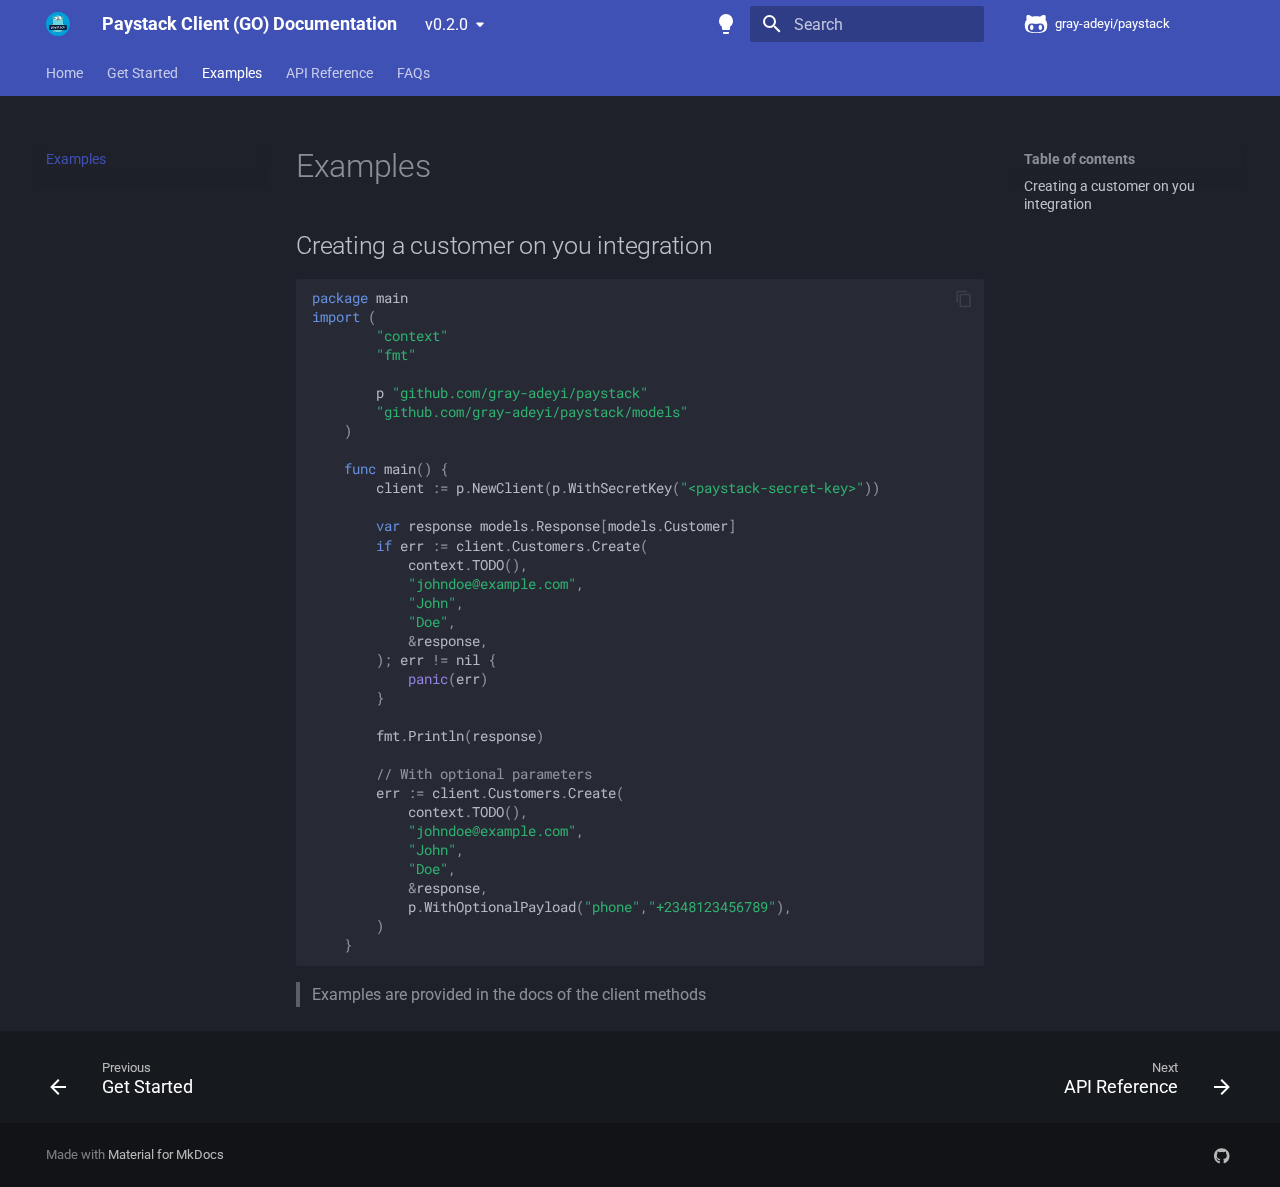
<file: v0.2.0/examples/index.html>
<!doctype html>
<html lang="en" class="no-js">
  <head>
    
      <meta charset="utf-8">
      <meta name="viewport" content="width=device-width,initial-scale=1">
      
        <meta name="description" content="Paystack Client (GO) documentation">
      
      
        <meta name="author" content="Gbenga Adeyi">
      
      
        <link rel="canonical" href="https://github.com/gray-adeyi/paystack/latest/examples/">
      
      
        <link rel="prev" href="../get-started/">
      
      
        <link rel="next" href="../api-reference/">
      
      
      <link rel="icon" href="../assets/paystack.svg">
      <meta name="generator" content="mkdocs-1.6.1, mkdocs-material-9.5.34">
    
    
      
        <title>Examples - Paystack Client (GO) Documentation</title>
      
    
    
      <link rel="stylesheet" href="../assets/stylesheets/main.35f28582.min.css">
      
        
        <link rel="stylesheet" href="../assets/stylesheets/palette.06af60db.min.css">
      
      


    
    
      
    
    
      
        
        
        <link rel="preconnect" href="https://fonts.gstatic.com" crossorigin>
        <link rel="stylesheet" href="https://fonts.googleapis.com/css?family=Roboto:300,300i,400,400i,700,700i%7CRoboto+Mono:400,400i,700,700i&display=fallback">
        <style>:root{--md-text-font:"Roboto";--md-code-font:"Roboto Mono"}</style>
      
    
    
      <link rel="stylesheet" href="../stylesheets/extra.css">
    
    <script>__md_scope=new URL("..",location),__md_hash=e=>[...e].reduce(((e,_)=>(e<<5)-e+_.charCodeAt(0)),0),__md_get=(e,_=localStorage,t=__md_scope)=>JSON.parse(_.getItem(t.pathname+"."+e)),__md_set=(e,_,t=localStorage,a=__md_scope)=>{try{t.setItem(a.pathname+"."+e,JSON.stringify(_))}catch(e){}}</script>
    
      

    
    
    
   <link href="../assets/stylesheets/glightbox.min.css" rel="stylesheet"/><style>
    html.glightbox-open { overflow: initial; height: 100%; }
    .gslide-title { margin-top: 0px; user-select: text; }
    .gslide-desc { color: #666; user-select: text; }
    .gslide-image img { background: white; }
    .gscrollbar-fixer { padding-right: 15px; }
    .gdesc-inner { font-size: 0.75rem; }
    body[data-md-color-scheme="slate"] .gdesc-inner { background: var(--md-default-bg-color);}
    body[data-md-color-scheme="slate"] .gslide-title { color: var(--md-default-fg-color);}
    body[data-md-color-scheme="slate"] .gslide-desc { color: var(--md-default-fg-color);}</style> <script src="../assets/javascripts/glightbox.min.js"></script></head>
  
  
    
    
      
    
    
    
    
    <body dir="ltr" data-md-color-scheme="paystack-light" data-md-color-primary="indigo" data-md-color-accent="indigo">
  
    
    <input class="md-toggle" data-md-toggle="drawer" type="checkbox" id="__drawer" autocomplete="off">
    <input class="md-toggle" data-md-toggle="search" type="checkbox" id="__search" autocomplete="off">
    <label class="md-overlay" for="__drawer"></label>
    <div data-md-component="skip">
      
        
        <a href="#examples" class="md-skip">
          Skip to content
        </a>
      
    </div>
    <div data-md-component="announce">
      
    </div>
    
      <div data-md-color-scheme="default" data-md-component="outdated" hidden>
        
      </div>
    
    
      

<header class="md-header" data-md-component="header">
  <nav class="md-header__inner md-grid" aria-label="Header">
    <a href=".." title="Paystack Client (GO) Documentation" class="md-header__button md-logo" aria-label="Paystack Client (GO) Documentation" data-md-component="logo">
      
  <img src="../assets/paystack.svg" alt="logo">

    </a>
    <label class="md-header__button md-icon" for="__drawer">
      
      <svg xmlns="http://www.w3.org/2000/svg" viewBox="0 0 24 24"><path d="M3 6h18v2H3zm0 5h18v2H3zm0 5h18v2H3z"/></svg>
    </label>
    <div class="md-header__title" data-md-component="header-title">
      <div class="md-header__ellipsis">
        <div class="md-header__topic">
          <span class="md-ellipsis">
            Paystack Client (GO) Documentation
          </span>
        </div>
        <div class="md-header__topic" data-md-component="header-topic">
          <span class="md-ellipsis">
            
              Examples
            
          </span>
        </div>
      </div>
    </div>
    
      
        <form class="md-header__option" data-md-component="palette">
  
    
    
    
    <input class="md-option" data-md-color-media="(prefers-color-scheme: light)" data-md-color-scheme="paystack-light" data-md-color-primary="indigo" data-md-color-accent="indigo"  aria-label="Switch to light mode"  type="radio" name="__palette" id="__palette_0">
    
      <label class="md-header__button md-icon" title="Switch to light mode" for="__palette_1" hidden>
        <svg xmlns="http://www.w3.org/2000/svg" viewBox="0 0 24 24"><path d="M12 2a7 7 0 0 0-7 7c0 2.38 1.19 4.47 3 5.74V17a1 1 0 0 0 1 1h6a1 1 0 0 0 1-1v-2.26c1.81-1.27 3-3.36 3-5.74a7 7 0 0 0-7-7M9 21a1 1 0 0 0 1 1h4a1 1 0 0 0 1-1v-1H9z"/></svg>
      </label>
    
  
    
    
    
    <input class="md-option" data-md-color-media="(prefers-color-scheme: dark)" data-md-color-scheme="paystack-dark" data-md-color-primary="indigo" data-md-color-accent="indigo"  aria-label="Switch to dark mode"  type="radio" name="__palette" id="__palette_1">
    
      <label class="md-header__button md-icon" title="Switch to dark mode" for="__palette_0" hidden>
        <svg xmlns="http://www.w3.org/2000/svg" viewBox="0 0 24 24"><path d="M12 2a7 7 0 0 1 7 7c0 2.38-1.19 4.47-3 5.74V17a1 1 0 0 1-1 1H9a1 1 0 0 1-1-1v-2.26C6.19 13.47 5 11.38 5 9a7 7 0 0 1 7-7M9 21v-1h6v1a1 1 0 0 1-1 1h-4a1 1 0 0 1-1-1m3-17a5 5 0 0 0-5 5c0 2.05 1.23 3.81 3 4.58V16h4v-2.42c1.77-.77 3-2.53 3-4.58a5 5 0 0 0-5-5"/></svg>
      </label>
    
  
</form>
      
    
    
      <script>var palette=__md_get("__palette");if(palette&&palette.color){if("(prefers-color-scheme)"===palette.color.media){var media=matchMedia("(prefers-color-scheme: light)"),input=document.querySelector(media.matches?"[data-md-color-media='(prefers-color-scheme: light)']":"[data-md-color-media='(prefers-color-scheme: dark)']");palette.color.media=input.getAttribute("data-md-color-media"),palette.color.scheme=input.getAttribute("data-md-color-scheme"),palette.color.primary=input.getAttribute("data-md-color-primary"),palette.color.accent=input.getAttribute("data-md-color-accent")}for(var[key,value]of Object.entries(palette.color))document.body.setAttribute("data-md-color-"+key,value)}</script>
    
    
    
      <label class="md-header__button md-icon" for="__search">
        
        <svg xmlns="http://www.w3.org/2000/svg" viewBox="0 0 24 24"><path d="M9.5 3A6.5 6.5 0 0 1 16 9.5c0 1.61-.59 3.09-1.56 4.23l.27.27h.79l5 5-1.5 1.5-5-5v-.79l-.27-.27A6.52 6.52 0 0 1 9.5 16 6.5 6.5 0 0 1 3 9.5 6.5 6.5 0 0 1 9.5 3m0 2C7 5 5 7 5 9.5S7 14 9.5 14 14 12 14 9.5 12 5 9.5 5"/></svg>
      </label>
      <div class="md-search" data-md-component="search" role="dialog">
  <label class="md-search__overlay" for="__search"></label>
  <div class="md-search__inner" role="search">
    <form class="md-search__form" name="search">
      <input type="text" class="md-search__input" name="query" aria-label="Search" placeholder="Search" autocapitalize="off" autocorrect="off" autocomplete="off" spellcheck="false" data-md-component="search-query" required>
      <label class="md-search__icon md-icon" for="__search">
        
        <svg xmlns="http://www.w3.org/2000/svg" viewBox="0 0 24 24"><path d="M9.5 3A6.5 6.5 0 0 1 16 9.5c0 1.61-.59 3.09-1.56 4.23l.27.27h.79l5 5-1.5 1.5-5-5v-.79l-.27-.27A6.52 6.52 0 0 1 9.5 16 6.5 6.5 0 0 1 3 9.5 6.5 6.5 0 0 1 9.5 3m0 2C7 5 5 7 5 9.5S7 14 9.5 14 14 12 14 9.5 12 5 9.5 5"/></svg>
        
        <svg xmlns="http://www.w3.org/2000/svg" viewBox="0 0 24 24"><path d="M20 11v2H8l5.5 5.5-1.42 1.42L4.16 12l7.92-7.92L13.5 5.5 8 11z"/></svg>
      </label>
      <nav class="md-search__options" aria-label="Search">
        
          <a href="javascript:void(0)" class="md-search__icon md-icon" title="Share" aria-label="Share" data-clipboard data-clipboard-text="" data-md-component="search-share" tabindex="-1">
            
            <svg xmlns="http://www.w3.org/2000/svg" viewBox="0 0 24 24"><path d="M18 16.08c-.76 0-1.44.3-1.96.77L8.91 12.7c.05-.23.09-.46.09-.7s-.04-.47-.09-.7l7.05-4.11c.54.5 1.25.81 2.04.81a3 3 0 0 0 3-3 3 3 0 0 0-3-3 3 3 0 0 0-3 3c0 .24.04.47.09.7L8.04 9.81C7.5 9.31 6.79 9 6 9a3 3 0 0 0-3 3 3 3 0 0 0 3 3c.79 0 1.5-.31 2.04-.81l7.12 4.15c-.05.21-.08.43-.08.66 0 1.61 1.31 2.91 2.92 2.91s2.92-1.3 2.92-2.91A2.92 2.92 0 0 0 18 16.08"/></svg>
          </a>
        
        <button type="reset" class="md-search__icon md-icon" title="Clear" aria-label="Clear" tabindex="-1">
          
          <svg xmlns="http://www.w3.org/2000/svg" viewBox="0 0 24 24"><path d="M19 6.41 17.59 5 12 10.59 6.41 5 5 6.41 10.59 12 5 17.59 6.41 19 12 13.41 17.59 19 19 17.59 13.41 12z"/></svg>
        </button>
      </nav>
      
        <div class="md-search__suggest" data-md-component="search-suggest"></div>
      
    </form>
    <div class="md-search__output">
      <div class="md-search__scrollwrap" tabindex="0" data-md-scrollfix>
        <div class="md-search-result" data-md-component="search-result">
          <div class="md-search-result__meta">
            Initializing search
          </div>
          <ol class="md-search-result__list" role="presentation"></ol>
        </div>
      </div>
    </div>
  </div>
</div>
    
    
      <div class="md-header__source">
        <a href="https://github.com/gray-adeyi/paystack" title="Go to repository" class="md-source" data-md-component="source">
  <div class="md-source__icon md-icon">
    
    <svg xmlns="http://www.w3.org/2000/svg" viewBox="0 0 480 512"><!--! Font Awesome Free 6.6.0 by @fontawesome - https://fontawesome.com License - https://fontawesome.com/license/free (Icons: CC BY 4.0, Fonts: SIL OFL 1.1, Code: MIT License) Copyright 2024 Fonticons, Inc.--><path d="M186.1 328.7c0 20.9-10.9 55.1-36.7 55.1s-36.7-34.2-36.7-55.1 10.9-55.1 36.7-55.1 36.7 34.2 36.7 55.1M480 278.2c0 31.9-3.2 65.7-17.5 95-37.9 76.6-142.1 74.8-216.7 74.8-75.8 0-186.2 2.7-225.6-74.8-14.6-29-20.2-63.1-20.2-95 0-41.9 13.9-81.5 41.5-113.6-5.2-15.8-7.7-32.4-7.7-48.8 0-21.5 4.9-32.3 14.6-51.8 45.3 0 74.3 9 108.8 36 29-6.9 58.8-10 88.7-10 27 0 54.2 2.9 80.4 9.2 34-26.7 63-35.2 107.8-35.2 9.8 19.5 14.6 30.3 14.6 51.8 0 16.4-2.6 32.7-7.7 48.2 27.5 32.4 39 72.3 39 114.2m-64.3 50.5c0-43.9-26.7-82.6-73.5-82.6-18.9 0-37 3.4-56 6-14.9 2.3-29.8 3.2-45.1 3.2-15.2 0-30.1-.9-45.1-3.2-18.7-2.6-37-6-56-6-46.8 0-73.5 38.7-73.5 82.6 0 87.8 80.4 101.3 150.4 101.3h48.2c70.3 0 150.6-13.4 150.6-101.3m-82.6-55.1c-25.8 0-36.7 34.2-36.7 55.1s10.9 55.1 36.7 55.1 36.7-34.2 36.7-55.1-10.9-55.1-36.7-55.1"/></svg>
  </div>
  <div class="md-source__repository">
    gray-adeyi/paystack
  </div>
</a>
      </div>
    
  </nav>
  
</header>
    
    <div class="md-container" data-md-component="container">
      
      
        
          
            
<nav class="md-tabs" aria-label="Tabs" data-md-component="tabs">
  <div class="md-grid">
    <ul class="md-tabs__list">
      
        
  
  
  
    <li class="md-tabs__item">
      <a href=".." class="md-tabs__link">
        
  
    
  
  Home

      </a>
    </li>
  

      
        
  
  
  
    <li class="md-tabs__item">
      <a href="../get-started/" class="md-tabs__link">
        
  
    
  
  Get Started

      </a>
    </li>
  

      
        
  
  
    
  
  
    <li class="md-tabs__item md-tabs__item--active">
      <a href="./" class="md-tabs__link">
        
  
    
  
  Examples

      </a>
    </li>
  

      
        
  
  
  
    <li class="md-tabs__item">
      <a href="../api-reference/" class="md-tabs__link">
        
  
    
  
  API Reference

      </a>
    </li>
  

      
        
  
  
  
    <li class="md-tabs__item">
      <a href="../faqs/" class="md-tabs__link">
        
  
    
  
  FAQs

      </a>
    </li>
  

      
    </ul>
  </div>
</nav>
          
        
      
      <main class="md-main" data-md-component="main">
        <div class="md-main__inner md-grid">
          
            
              
              <div class="md-sidebar md-sidebar--primary" data-md-component="sidebar" data-md-type="navigation" >
                <div class="md-sidebar__scrollwrap">
                  <div class="md-sidebar__inner">
                    


  


<nav class="md-nav md-nav--primary md-nav--lifted" aria-label="Navigation" data-md-level="0">
  <label class="md-nav__title" for="__drawer">
    <a href=".." title="Paystack Client (GO) Documentation" class="md-nav__button md-logo" aria-label="Paystack Client (GO) Documentation" data-md-component="logo">
      
  <img src="../assets/paystack.svg" alt="logo">

    </a>
    Paystack Client (GO) Documentation
  </label>
  
    <div class="md-nav__source">
      <a href="https://github.com/gray-adeyi/paystack" title="Go to repository" class="md-source" data-md-component="source">
  <div class="md-source__icon md-icon">
    
    <svg xmlns="http://www.w3.org/2000/svg" viewBox="0 0 480 512"><!--! Font Awesome Free 6.6.0 by @fontawesome - https://fontawesome.com License - https://fontawesome.com/license/free (Icons: CC BY 4.0, Fonts: SIL OFL 1.1, Code: MIT License) Copyright 2024 Fonticons, Inc.--><path d="M186.1 328.7c0 20.9-10.9 55.1-36.7 55.1s-36.7-34.2-36.7-55.1 10.9-55.1 36.7-55.1 36.7 34.2 36.7 55.1M480 278.2c0 31.9-3.2 65.7-17.5 95-37.9 76.6-142.1 74.8-216.7 74.8-75.8 0-186.2 2.7-225.6-74.8-14.6-29-20.2-63.1-20.2-95 0-41.9 13.9-81.5 41.5-113.6-5.2-15.8-7.7-32.4-7.7-48.8 0-21.5 4.9-32.3 14.6-51.8 45.3 0 74.3 9 108.8 36 29-6.9 58.8-10 88.7-10 27 0 54.2 2.9 80.4 9.2 34-26.7 63-35.2 107.8-35.2 9.8 19.5 14.6 30.3 14.6 51.8 0 16.4-2.6 32.7-7.7 48.2 27.5 32.4 39 72.3 39 114.2m-64.3 50.5c0-43.9-26.7-82.6-73.5-82.6-18.9 0-37 3.4-56 6-14.9 2.3-29.8 3.2-45.1 3.2-15.2 0-30.1-.9-45.1-3.2-18.7-2.6-37-6-56-6-46.8 0-73.5 38.7-73.5 82.6 0 87.8 80.4 101.3 150.4 101.3h48.2c70.3 0 150.6-13.4 150.6-101.3m-82.6-55.1c-25.8 0-36.7 34.2-36.7 55.1s10.9 55.1 36.7 55.1 36.7-34.2 36.7-55.1-10.9-55.1-36.7-55.1"/></svg>
  </div>
  <div class="md-source__repository">
    gray-adeyi/paystack
  </div>
</a>
    </div>
  
  <ul class="md-nav__list" data-md-scrollfix>
    
      
      
  
  
  
  
    <li class="md-nav__item">
      <a href=".." class="md-nav__link">
        
  
  <span class="md-ellipsis">
    Home
  </span>
  

      </a>
    </li>
  

    
      
      
  
  
  
  
    <li class="md-nav__item">
      <a href="../get-started/" class="md-nav__link">
        
  
  <span class="md-ellipsis">
    Get Started
  </span>
  

      </a>
    </li>
  

    
      
      
  
  
    
  
  
  
    <li class="md-nav__item md-nav__item--active">
      
      <input class="md-nav__toggle md-toggle" type="checkbox" id="__toc">
      
      
        
      
      
        <label class="md-nav__link md-nav__link--active" for="__toc">
          
  
  <span class="md-ellipsis">
    Examples
  </span>
  

          <span class="md-nav__icon md-icon"></span>
        </label>
      
      <a href="./" class="md-nav__link md-nav__link--active">
        
  
  <span class="md-ellipsis">
    Examples
  </span>
  

      </a>
      
        

<nav class="md-nav md-nav--secondary" aria-label="Table of contents">
  
  
  
    
  
  
    <label class="md-nav__title" for="__toc">
      <span class="md-nav__icon md-icon"></span>
      Table of contents
    </label>
    <ul class="md-nav__list" data-md-component="toc" data-md-scrollfix>
      
        <li class="md-nav__item">
  <a href="#creating-a-customer-on-you-integration" class="md-nav__link">
    <span class="md-ellipsis">
      Creating a customer on you integration
    </span>
  </a>
  
</li>
      
    </ul>
  
</nav>
      
    </li>
  

    
      
      
  
  
  
  
    <li class="md-nav__item">
      <a href="../api-reference/" class="md-nav__link">
        
  
  <span class="md-ellipsis">
    API Reference
  </span>
  

      </a>
    </li>
  

    
      
      
  
  
  
  
    <li class="md-nav__item">
      <a href="../faqs/" class="md-nav__link">
        
  
  <span class="md-ellipsis">
    FAQs
  </span>
  

      </a>
    </li>
  

    
  </ul>
</nav>
                  </div>
                </div>
              </div>
            
            
              
              <div class="md-sidebar md-sidebar--secondary" data-md-component="sidebar" data-md-type="toc" >
                <div class="md-sidebar__scrollwrap">
                  <div class="md-sidebar__inner">
                    

<nav class="md-nav md-nav--secondary" aria-label="Table of contents">
  
  
  
    
  
  
    <label class="md-nav__title" for="__toc">
      <span class="md-nav__icon md-icon"></span>
      Table of contents
    </label>
    <ul class="md-nav__list" data-md-component="toc" data-md-scrollfix>
      
        <li class="md-nav__item">
  <a href="#creating-a-customer-on-you-integration" class="md-nav__link">
    <span class="md-ellipsis">
      Creating a customer on you integration
    </span>
  </a>
  
</li>
      
    </ul>
  
</nav>
                  </div>
                </div>
              </div>
            
          
          
            <div class="md-content" data-md-component="content">
              <article class="md-content__inner md-typeset">
                
                  

  
  


<h1 id="examples">Examples</h1>
<h2 id="creating-a-customer-on-you-integration">Creating a customer on you integration</h2>
<div class="language-go highlight"><pre><span></span><code><span id="__span-0-1"><a id="__codelineno-0-1" name="__codelineno-0-1" href="#__codelineno-0-1"></a><span class="kn">package</span><span class="w"> </span><span class="nx">main</span>
</span><span id="__span-0-2"><a id="__codelineno-0-2" name="__codelineno-0-2" href="#__codelineno-0-2"></a><span class="kn">import</span><span class="w"> </span><span class="p">(</span>
</span><span id="__span-0-3"><a id="__codelineno-0-3" name="__codelineno-0-3" href="#__codelineno-0-3"></a><span class="w">        </span><span class="s">&quot;context&quot;</span>
</span><span id="__span-0-4"><a id="__codelineno-0-4" name="__codelineno-0-4" href="#__codelineno-0-4"></a><span class="w">        </span><span class="s">&quot;fmt&quot;</span>
</span><span id="__span-0-5"><a id="__codelineno-0-5" name="__codelineno-0-5" href="#__codelineno-0-5"></a>
</span><span id="__span-0-6"><a id="__codelineno-0-6" name="__codelineno-0-6" href="#__codelineno-0-6"></a><span class="w">        </span><span class="nx">p</span><span class="w"> </span><span class="s">&quot;github.com/gray-adeyi/paystack&quot;</span>
</span><span id="__span-0-7"><a id="__codelineno-0-7" name="__codelineno-0-7" href="#__codelineno-0-7"></a><span class="w">        </span><span class="s">&quot;github.com/gray-adeyi/paystack/models&quot;</span>
</span><span id="__span-0-8"><a id="__codelineno-0-8" name="__codelineno-0-8" href="#__codelineno-0-8"></a><span class="w">    </span><span class="p">)</span>
</span><span id="__span-0-9"><a id="__codelineno-0-9" name="__codelineno-0-9" href="#__codelineno-0-9"></a>
</span><span id="__span-0-10"><a id="__codelineno-0-10" name="__codelineno-0-10" href="#__codelineno-0-10"></a><span class="w">    </span><span class="kd">func</span><span class="w"> </span><span class="nx">main</span><span class="p">()</span><span class="w"> </span><span class="p">{</span>
</span><span id="__span-0-11"><a id="__codelineno-0-11" name="__codelineno-0-11" href="#__codelineno-0-11"></a><span class="w">        </span><span class="nx">client</span><span class="w"> </span><span class="o">:=</span><span class="w"> </span><span class="nx">p</span><span class="p">.</span><span class="nx">NewClient</span><span class="p">(</span><span class="nx">p</span><span class="p">.</span><span class="nx">WithSecretKey</span><span class="p">(</span><span class="s">&quot;&lt;paystack-secret-key&gt;&quot;</span><span class="p">))</span>
</span><span id="__span-0-12"><a id="__codelineno-0-12" name="__codelineno-0-12" href="#__codelineno-0-12"></a>
</span><span id="__span-0-13"><a id="__codelineno-0-13" name="__codelineno-0-13" href="#__codelineno-0-13"></a><span class="w">        </span><span class="kd">var</span><span class="w"> </span><span class="nx">response</span><span class="w"> </span><span class="nx">models</span><span class="p">.</span><span class="nx">Response</span><span class="p">[</span><span class="nx">models</span><span class="p">.</span><span class="nx">Customer</span><span class="p">]</span>
</span><span id="__span-0-14"><a id="__codelineno-0-14" name="__codelineno-0-14" href="#__codelineno-0-14"></a><span class="w">        </span><span class="k">if</span><span class="w"> </span><span class="nx">err</span><span class="w"> </span><span class="o">:=</span><span class="w"> </span><span class="nx">client</span><span class="p">.</span><span class="nx">Customers</span><span class="p">.</span><span class="nx">Create</span><span class="p">(</span>
</span><span id="__span-0-15"><a id="__codelineno-0-15" name="__codelineno-0-15" href="#__codelineno-0-15"></a><span class="w">            </span><span class="nx">context</span><span class="p">.</span><span class="nx">TODO</span><span class="p">(),</span>
</span><span id="__span-0-16"><a id="__codelineno-0-16" name="__codelineno-0-16" href="#__codelineno-0-16"></a><span class="w">            </span><span class="s">&quot;johndoe@example.com&quot;</span><span class="p">,</span>
</span><span id="__span-0-17"><a id="__codelineno-0-17" name="__codelineno-0-17" href="#__codelineno-0-17"></a><span class="w">            </span><span class="s">&quot;John&quot;</span><span class="p">,</span>
</span><span id="__span-0-18"><a id="__codelineno-0-18" name="__codelineno-0-18" href="#__codelineno-0-18"></a><span class="w">            </span><span class="s">&quot;Doe&quot;</span><span class="p">,</span><span class="w"> </span>
</span><span id="__span-0-19"><a id="__codelineno-0-19" name="__codelineno-0-19" href="#__codelineno-0-19"></a><span class="w">            </span><span class="o">&amp;</span><span class="nx">response</span><span class="p">,</span>
</span><span id="__span-0-20"><a id="__codelineno-0-20" name="__codelineno-0-20" href="#__codelineno-0-20"></a><span class="w">        </span><span class="p">);</span><span class="w"> </span><span class="nx">err</span><span class="w"> </span><span class="o">!=</span><span class="w"> </span><span class="kc">nil</span><span class="w"> </span><span class="p">{</span>
</span><span id="__span-0-21"><a id="__codelineno-0-21" name="__codelineno-0-21" href="#__codelineno-0-21"></a><span class="w">            </span><span class="nb">panic</span><span class="p">(</span><span class="nx">err</span><span class="p">)</span>
</span><span id="__span-0-22"><a id="__codelineno-0-22" name="__codelineno-0-22" href="#__codelineno-0-22"></a><span class="w">        </span><span class="p">}</span>
</span><span id="__span-0-23"><a id="__codelineno-0-23" name="__codelineno-0-23" href="#__codelineno-0-23"></a>
</span><span id="__span-0-24"><a id="__codelineno-0-24" name="__codelineno-0-24" href="#__codelineno-0-24"></a><span class="w">        </span><span class="nx">fmt</span><span class="p">.</span><span class="nx">Println</span><span class="p">(</span><span class="nx">response</span><span class="p">)</span>
</span><span id="__span-0-25"><a id="__codelineno-0-25" name="__codelineno-0-25" href="#__codelineno-0-25"></a>
</span><span id="__span-0-26"><a id="__codelineno-0-26" name="__codelineno-0-26" href="#__codelineno-0-26"></a><span class="w">        </span><span class="c1">// With optional parameters</span>
</span><span id="__span-0-27"><a id="__codelineno-0-27" name="__codelineno-0-27" href="#__codelineno-0-27"></a><span class="w">        </span><span class="nx">err</span><span class="w"> </span><span class="o">:=</span><span class="w"> </span><span class="nx">client</span><span class="p">.</span><span class="nx">Customers</span><span class="p">.</span><span class="nx">Create</span><span class="p">(</span>
</span><span id="__span-0-28"><a id="__codelineno-0-28" name="__codelineno-0-28" href="#__codelineno-0-28"></a><span class="w">            </span><span class="nx">context</span><span class="p">.</span><span class="nx">TODO</span><span class="p">(),</span>
</span><span id="__span-0-29"><a id="__codelineno-0-29" name="__codelineno-0-29" href="#__codelineno-0-29"></a><span class="w">            </span><span class="s">&quot;johndoe@example.com&quot;</span><span class="p">,</span>
</span><span id="__span-0-30"><a id="__codelineno-0-30" name="__codelineno-0-30" href="#__codelineno-0-30"></a><span class="w">            </span><span class="s">&quot;John&quot;</span><span class="p">,</span>
</span><span id="__span-0-31"><a id="__codelineno-0-31" name="__codelineno-0-31" href="#__codelineno-0-31"></a><span class="w">            </span><span class="s">&quot;Doe&quot;</span><span class="p">,</span><span class="w"> </span>
</span><span id="__span-0-32"><a id="__codelineno-0-32" name="__codelineno-0-32" href="#__codelineno-0-32"></a><span class="w">            </span><span class="o">&amp;</span><span class="nx">response</span><span class="p">,</span><span class="w"> </span>
</span><span id="__span-0-33"><a id="__codelineno-0-33" name="__codelineno-0-33" href="#__codelineno-0-33"></a><span class="w">            </span><span class="nx">p</span><span class="p">.</span><span class="nx">WithOptionalPayload</span><span class="p">(</span><span class="s">&quot;phone&quot;</span><span class="p">,</span><span class="s">&quot;+2348123456789&quot;</span><span class="p">),</span>
</span><span id="__span-0-34"><a id="__codelineno-0-34" name="__codelineno-0-34" href="#__codelineno-0-34"></a><span class="w">        </span><span class="p">)</span>
</span><span id="__span-0-35"><a id="__codelineno-0-35" name="__codelineno-0-35" href="#__codelineno-0-35"></a><span class="w">    </span><span class="p">}</span>
</span></code></pre></div>
<blockquote>
<p>Examples are provided in the docs of the client methods</p>
</blockquote>












                
              </article>
            </div>
          
          
  <script>var tabs=__md_get("__tabs");if(Array.isArray(tabs))e:for(var set of document.querySelectorAll(".tabbed-set")){var labels=set.querySelector(".tabbed-labels");for(var tab of tabs)for(var label of labels.getElementsByTagName("label"))if(label.innerText.trim()===tab){var input=document.getElementById(label.htmlFor);input.checked=!0;continue e}}</script>

<script>var target=document.getElementById(location.hash.slice(1));target&&target.name&&(target.checked=target.name.startsWith("__tabbed_"))</script>
        </div>
        
          <button type="button" class="md-top md-icon" data-md-component="top" hidden>
  
  <svg xmlns="http://www.w3.org/2000/svg" viewBox="0 0 24 24"><path d="M13 20h-2V8l-5.5 5.5-1.42-1.42L12 4.16l7.92 7.92-1.42 1.42L13 8z"/></svg>
  Back to top
</button>
        
      </main>
      
        <footer class="md-footer">
  
    
      
      <nav class="md-footer__inner md-grid" aria-label="Footer" >
        
          
          <a href="../get-started/" class="md-footer__link md-footer__link--prev" aria-label="Previous: Get Started">
            <div class="md-footer__button md-icon">
              
              <svg xmlns="http://www.w3.org/2000/svg" viewBox="0 0 24 24"><path d="M20 11v2H8l5.5 5.5-1.42 1.42L4.16 12l7.92-7.92L13.5 5.5 8 11z"/></svg>
            </div>
            <div class="md-footer__title">
              <span class="md-footer__direction">
                Previous
              </span>
              <div class="md-ellipsis">
                Get Started
              </div>
            </div>
          </a>
        
        
          
          <a href="../api-reference/" class="md-footer__link md-footer__link--next" aria-label="Next: API Reference">
            <div class="md-footer__title">
              <span class="md-footer__direction">
                Next
              </span>
              <div class="md-ellipsis">
                API Reference
              </div>
            </div>
            <div class="md-footer__button md-icon">
              
              <svg xmlns="http://www.w3.org/2000/svg" viewBox="0 0 24 24"><path d="M4 11v2h12l-5.5 5.5 1.42 1.42L19.84 12l-7.92-7.92L10.5 5.5 16 11z"/></svg>
            </div>
          </a>
        
      </nav>
    
  
  <div class="md-footer-meta md-typeset">
    <div class="md-footer-meta__inner md-grid">
      <div class="md-copyright">
  
  
    Made with
    <a href="https://squidfunk.github.io/mkdocs-material/" target="_blank" rel="noopener">
      Material for MkDocs
    </a>
  
</div>
      
        <div class="md-social">
  
    
    
    
    
      
      
    
    <a href="https://github.com/gray-adeyi/paystack" target="_blank" rel="noopener" title="github.com" class="md-social__link">
      <svg xmlns="http://www.w3.org/2000/svg" viewBox="0 0 496 512"><!--! Font Awesome Free 6.6.0 by @fontawesome - https://fontawesome.com License - https://fontawesome.com/license/free (Icons: CC BY 4.0, Fonts: SIL OFL 1.1, Code: MIT License) Copyright 2024 Fonticons, Inc.--><path d="M165.9 397.4c0 2-2.3 3.6-5.2 3.6-3.3.3-5.6-1.3-5.6-3.6 0-2 2.3-3.6 5.2-3.6 3-.3 5.6 1.3 5.6 3.6m-31.1-4.5c-.7 2 1.3 4.3 4.3 4.9 2.6 1 5.6 0 6.2-2s-1.3-4.3-4.3-5.2c-2.6-.7-5.5.3-6.2 2.3m44.2-1.7c-2.9.7-4.9 2.6-4.6 4.9.3 2 2.9 3.3 5.9 2.6 2.9-.7 4.9-2.6 4.6-4.6-.3-1.9-3-3.2-5.9-2.9M244.8 8C106.1 8 0 113.3 0 252c0 110.9 69.8 205.8 169.5 239.2 12.8 2.3 17.3-5.6 17.3-12.1 0-6.2-.3-40.4-.3-61.4 0 0-70 15-84.7-29.8 0 0-11.4-29.1-27.8-36.6 0 0-22.9-15.7 1.6-15.4 0 0 24.9 2 38.6 25.8 21.9 38.6 58.6 27.5 72.9 20.9 2.3-16 8.8-27.1 16-33.7-55.9-6.2-112.3-14.3-112.3-110.5 0-27.5 7.6-41.3 23.6-58.9-2.6-6.5-11.1-33.3 2.6-67.9 20.9-6.5 69 27 69 27 20-5.6 41.5-8.5 62.8-8.5s42.8 2.9 62.8 8.5c0 0 48.1-33.6 69-27 13.7 34.7 5.2 61.4 2.6 67.9 16 17.7 25.8 31.5 25.8 58.9 0 96.5-58.9 104.2-114.8 110.5 9.2 7.9 17 22.9 17 46.4 0 33.7-.3 75.4-.3 83.6 0 6.5 4.6 14.4 17.3 12.1C428.2 457.8 496 362.9 496 252 496 113.3 383.5 8 244.8 8M97.2 352.9c-1.3 1-1 3.3.7 5.2 1.6 1.6 3.9 2.3 5.2 1 1.3-1 1-3.3-.7-5.2-1.6-1.6-3.9-2.3-5.2-1m-10.8-8.1c-.7 1.3.3 2.9 2.3 3.9 1.6 1 3.6.7 4.3-.7.7-1.3-.3-2.9-2.3-3.9-2-.6-3.6-.3-4.3.7m32.4 35.6c-1.6 1.3-1 4.3 1.3 6.2 2.3 2.3 5.2 2.6 6.5 1 1.3-1.3.7-4.3-1.3-6.2-2.2-2.3-5.2-2.6-6.5-1m-11.4-14.7c-1.6 1-1.6 3.6 0 5.9s4.3 3.3 5.6 2.3c1.6-1.3 1.6-3.9 0-6.2-1.4-2.3-4-3.3-5.6-2"/></svg>
    </a>
  
</div>
      
    </div>
  </div>
</footer>
      
    </div>
    <div class="md-dialog" data-md-component="dialog">
      <div class="md-dialog__inner md-typeset"></div>
    </div>
    
      <div class="md-progress" data-md-component="progress" role="progressbar"></div>
    
    
    <script id="__config" type="application/json">{"base": "..", "features": ["navigation.instant", "navigation.instant.progress", "navigation.tabs", "navigation.top", "navigation.sections", "navigation.path", "navigation.indexes", "navigation.footer", "search.suggest", "search.highlight", "search.share", "content.tabs.link", "content.code.copy", "content.code.select"], "search": "../assets/javascripts/workers/search.07f07601.min.js", "translations": {"clipboard.copied": "Copied to clipboard", "clipboard.copy": "Copy to clipboard", "search.result.more.one": "1 more on this page", "search.result.more.other": "# more on this page", "search.result.none": "No matching documents", "search.result.one": "1 matching document", "search.result.other": "# matching documents", "search.result.placeholder": "Type to start searching", "search.result.term.missing": "Missing", "select.version": "Select version"}, "version": {"provider": "mike"}}</script>
    
    
      <script src="../assets/javascripts/bundle.56dfad97.min.js"></script>
      
    
  <script id="init-glightbox">const lightbox = GLightbox({"touchNavigation": true, "loop": false, "zoomable": true, "draggable": true, "openEffect": "zoom", "closeEffect": "zoom", "slideEffect": "slide"});
document$.subscribe(() => { lightbox.reload() });
</script></body>
</html>
</file>
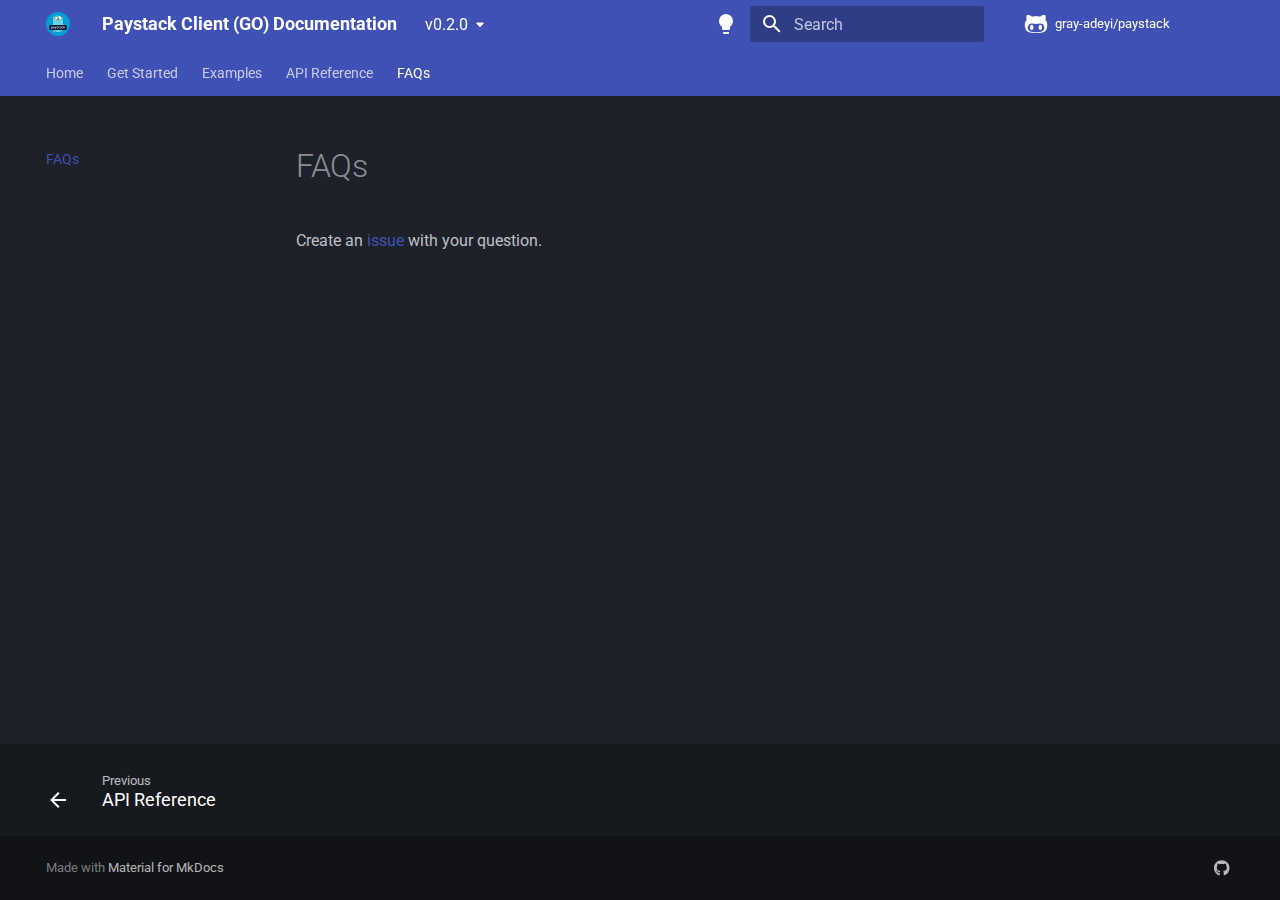
<file: v0.2.0/faqs/index.html>
<!doctype html>
<html lang="en" class="no-js">
  <head>
    
      <meta charset="utf-8">
      <meta name="viewport" content="width=device-width,initial-scale=1">
      
        <meta name="description" content="Paystack Client (GO) documentation">
      
      
        <meta name="author" content="Gbenga Adeyi">
      
      
        <link rel="canonical" href="https://github.com/gray-adeyi/paystack/latest/faqs/">
      
      
        <link rel="prev" href="../api-reference/">
      
      
      
      <link rel="icon" href="../assets/paystack.svg">
      <meta name="generator" content="mkdocs-1.6.1, mkdocs-material-9.5.34">
    
    
      
        <title>FAQs - Paystack Client (GO) Documentation</title>
      
    
    
      <link rel="stylesheet" href="../assets/stylesheets/main.35f28582.min.css">
      
        
        <link rel="stylesheet" href="../assets/stylesheets/palette.06af60db.min.css">
      
      


    
    
      
    
    
      
        
        
        <link rel="preconnect" href="https://fonts.gstatic.com" crossorigin>
        <link rel="stylesheet" href="https://fonts.googleapis.com/css?family=Roboto:300,300i,400,400i,700,700i%7CRoboto+Mono:400,400i,700,700i&display=fallback">
        <style>:root{--md-text-font:"Roboto";--md-code-font:"Roboto Mono"}</style>
      
    
    
      <link rel="stylesheet" href="../stylesheets/extra.css">
    
    <script>__md_scope=new URL("..",location),__md_hash=e=>[...e].reduce(((e,_)=>(e<<5)-e+_.charCodeAt(0)),0),__md_get=(e,_=localStorage,t=__md_scope)=>JSON.parse(_.getItem(t.pathname+"."+e)),__md_set=(e,_,t=localStorage,a=__md_scope)=>{try{t.setItem(a.pathname+"."+e,JSON.stringify(_))}catch(e){}}</script>
    
      

    
    
    
   <link href="../assets/stylesheets/glightbox.min.css" rel="stylesheet"/><style>
    html.glightbox-open { overflow: initial; height: 100%; }
    .gslide-title { margin-top: 0px; user-select: text; }
    .gslide-desc { color: #666; user-select: text; }
    .gslide-image img { background: white; }
    .gscrollbar-fixer { padding-right: 15px; }
    .gdesc-inner { font-size: 0.75rem; }
    body[data-md-color-scheme="slate"] .gdesc-inner { background: var(--md-default-bg-color);}
    body[data-md-color-scheme="slate"] .gslide-title { color: var(--md-default-fg-color);}
    body[data-md-color-scheme="slate"] .gslide-desc { color: var(--md-default-fg-color);}</style> <script src="../assets/javascripts/glightbox.min.js"></script></head>
  
  
    
    
      
    
    
    
    
    <body dir="ltr" data-md-color-scheme="paystack-light" data-md-color-primary="indigo" data-md-color-accent="indigo">
  
    
    <input class="md-toggle" data-md-toggle="drawer" type="checkbox" id="__drawer" autocomplete="off">
    <input class="md-toggle" data-md-toggle="search" type="checkbox" id="__search" autocomplete="off">
    <label class="md-overlay" for="__drawer"></label>
    <div data-md-component="skip">
      
    </div>
    <div data-md-component="announce">
      
    </div>
    
      <div data-md-color-scheme="default" data-md-component="outdated" hidden>
        
      </div>
    
    
      

<header class="md-header" data-md-component="header">
  <nav class="md-header__inner md-grid" aria-label="Header">
    <a href=".." title="Paystack Client (GO) Documentation" class="md-header__button md-logo" aria-label="Paystack Client (GO) Documentation" data-md-component="logo">
      
  <img src="../assets/paystack.svg" alt="logo">

    </a>
    <label class="md-header__button md-icon" for="__drawer">
      
      <svg xmlns="http://www.w3.org/2000/svg" viewBox="0 0 24 24"><path d="M3 6h18v2H3zm0 5h18v2H3zm0 5h18v2H3z"/></svg>
    </label>
    <div class="md-header__title" data-md-component="header-title">
      <div class="md-header__ellipsis">
        <div class="md-header__topic">
          <span class="md-ellipsis">
            Paystack Client (GO) Documentation
          </span>
        </div>
        <div class="md-header__topic" data-md-component="header-topic">
          <span class="md-ellipsis">
            
              FAQs
            
          </span>
        </div>
      </div>
    </div>
    
      
        <form class="md-header__option" data-md-component="palette">
  
    
    
    
    <input class="md-option" data-md-color-media="(prefers-color-scheme: light)" data-md-color-scheme="paystack-light" data-md-color-primary="indigo" data-md-color-accent="indigo"  aria-label="Switch to light mode"  type="radio" name="__palette" id="__palette_0">
    
      <label class="md-header__button md-icon" title="Switch to light mode" for="__palette_1" hidden>
        <svg xmlns="http://www.w3.org/2000/svg" viewBox="0 0 24 24"><path d="M12 2a7 7 0 0 0-7 7c0 2.38 1.19 4.47 3 5.74V17a1 1 0 0 0 1 1h6a1 1 0 0 0 1-1v-2.26c1.81-1.27 3-3.36 3-5.74a7 7 0 0 0-7-7M9 21a1 1 0 0 0 1 1h4a1 1 0 0 0 1-1v-1H9z"/></svg>
      </label>
    
  
    
    
    
    <input class="md-option" data-md-color-media="(prefers-color-scheme: dark)" data-md-color-scheme="paystack-dark" data-md-color-primary="indigo" data-md-color-accent="indigo"  aria-label="Switch to dark mode"  type="radio" name="__palette" id="__palette_1">
    
      <label class="md-header__button md-icon" title="Switch to dark mode" for="__palette_0" hidden>
        <svg xmlns="http://www.w3.org/2000/svg" viewBox="0 0 24 24"><path d="M12 2a7 7 0 0 1 7 7c0 2.38-1.19 4.47-3 5.74V17a1 1 0 0 1-1 1H9a1 1 0 0 1-1-1v-2.26C6.19 13.47 5 11.38 5 9a7 7 0 0 1 7-7M9 21v-1h6v1a1 1 0 0 1-1 1h-4a1 1 0 0 1-1-1m3-17a5 5 0 0 0-5 5c0 2.05 1.23 3.81 3 4.58V16h4v-2.42c1.77-.77 3-2.53 3-4.58a5 5 0 0 0-5-5"/></svg>
      </label>
    
  
</form>
      
    
    
      <script>var palette=__md_get("__palette");if(palette&&palette.color){if("(prefers-color-scheme)"===palette.color.media){var media=matchMedia("(prefers-color-scheme: light)"),input=document.querySelector(media.matches?"[data-md-color-media='(prefers-color-scheme: light)']":"[data-md-color-media='(prefers-color-scheme: dark)']");palette.color.media=input.getAttribute("data-md-color-media"),palette.color.scheme=input.getAttribute("data-md-color-scheme"),palette.color.primary=input.getAttribute("data-md-color-primary"),palette.color.accent=input.getAttribute("data-md-color-accent")}for(var[key,value]of Object.entries(palette.color))document.body.setAttribute("data-md-color-"+key,value)}</script>
    
    
    
      <label class="md-header__button md-icon" for="__search">
        
        <svg xmlns="http://www.w3.org/2000/svg" viewBox="0 0 24 24"><path d="M9.5 3A6.5 6.5 0 0 1 16 9.5c0 1.61-.59 3.09-1.56 4.23l.27.27h.79l5 5-1.5 1.5-5-5v-.79l-.27-.27A6.52 6.52 0 0 1 9.5 16 6.5 6.5 0 0 1 3 9.5 6.5 6.5 0 0 1 9.5 3m0 2C7 5 5 7 5 9.5S7 14 9.5 14 14 12 14 9.5 12 5 9.5 5"/></svg>
      </label>
      <div class="md-search" data-md-component="search" role="dialog">
  <label class="md-search__overlay" for="__search"></label>
  <div class="md-search__inner" role="search">
    <form class="md-search__form" name="search">
      <input type="text" class="md-search__input" name="query" aria-label="Search" placeholder="Search" autocapitalize="off" autocorrect="off" autocomplete="off" spellcheck="false" data-md-component="search-query" required>
      <label class="md-search__icon md-icon" for="__search">
        
        <svg xmlns="http://www.w3.org/2000/svg" viewBox="0 0 24 24"><path d="M9.5 3A6.5 6.5 0 0 1 16 9.5c0 1.61-.59 3.09-1.56 4.23l.27.27h.79l5 5-1.5 1.5-5-5v-.79l-.27-.27A6.52 6.52 0 0 1 9.5 16 6.5 6.5 0 0 1 3 9.5 6.5 6.5 0 0 1 9.5 3m0 2C7 5 5 7 5 9.5S7 14 9.5 14 14 12 14 9.5 12 5 9.5 5"/></svg>
        
        <svg xmlns="http://www.w3.org/2000/svg" viewBox="0 0 24 24"><path d="M20 11v2H8l5.5 5.5-1.42 1.42L4.16 12l7.92-7.92L13.5 5.5 8 11z"/></svg>
      </label>
      <nav class="md-search__options" aria-label="Search">
        
          <a href="javascript:void(0)" class="md-search__icon md-icon" title="Share" aria-label="Share" data-clipboard data-clipboard-text="" data-md-component="search-share" tabindex="-1">
            
            <svg xmlns="http://www.w3.org/2000/svg" viewBox="0 0 24 24"><path d="M18 16.08c-.76 0-1.44.3-1.96.77L8.91 12.7c.05-.23.09-.46.09-.7s-.04-.47-.09-.7l7.05-4.11c.54.5 1.25.81 2.04.81a3 3 0 0 0 3-3 3 3 0 0 0-3-3 3 3 0 0 0-3 3c0 .24.04.47.09.7L8.04 9.81C7.5 9.31 6.79 9 6 9a3 3 0 0 0-3 3 3 3 0 0 0 3 3c.79 0 1.5-.31 2.04-.81l7.12 4.15c-.05.21-.08.43-.08.66 0 1.61 1.31 2.91 2.92 2.91s2.92-1.3 2.92-2.91A2.92 2.92 0 0 0 18 16.08"/></svg>
          </a>
        
        <button type="reset" class="md-search__icon md-icon" title="Clear" aria-label="Clear" tabindex="-1">
          
          <svg xmlns="http://www.w3.org/2000/svg" viewBox="0 0 24 24"><path d="M19 6.41 17.59 5 12 10.59 6.41 5 5 6.41 10.59 12 5 17.59 6.41 19 12 13.41 17.59 19 19 17.59 13.41 12z"/></svg>
        </button>
      </nav>
      
        <div class="md-search__suggest" data-md-component="search-suggest"></div>
      
    </form>
    <div class="md-search__output">
      <div class="md-search__scrollwrap" tabindex="0" data-md-scrollfix>
        <div class="md-search-result" data-md-component="search-result">
          <div class="md-search-result__meta">
            Initializing search
          </div>
          <ol class="md-search-result__list" role="presentation"></ol>
        </div>
      </div>
    </div>
  </div>
</div>
    
    
      <div class="md-header__source">
        <a href="https://github.com/gray-adeyi/paystack" title="Go to repository" class="md-source" data-md-component="source">
  <div class="md-source__icon md-icon">
    
    <svg xmlns="http://www.w3.org/2000/svg" viewBox="0 0 480 512"><!--! Font Awesome Free 6.6.0 by @fontawesome - https://fontawesome.com License - https://fontawesome.com/license/free (Icons: CC BY 4.0, Fonts: SIL OFL 1.1, Code: MIT License) Copyright 2024 Fonticons, Inc.--><path d="M186.1 328.7c0 20.9-10.9 55.1-36.7 55.1s-36.7-34.2-36.7-55.1 10.9-55.1 36.7-55.1 36.7 34.2 36.7 55.1M480 278.2c0 31.9-3.2 65.7-17.5 95-37.9 76.6-142.1 74.8-216.7 74.8-75.8 0-186.2 2.7-225.6-74.8-14.6-29-20.2-63.1-20.2-95 0-41.9 13.9-81.5 41.5-113.6-5.2-15.8-7.7-32.4-7.7-48.8 0-21.5 4.9-32.3 14.6-51.8 45.3 0 74.3 9 108.8 36 29-6.9 58.8-10 88.7-10 27 0 54.2 2.9 80.4 9.2 34-26.7 63-35.2 107.8-35.2 9.8 19.5 14.6 30.3 14.6 51.8 0 16.4-2.6 32.7-7.7 48.2 27.5 32.4 39 72.3 39 114.2m-64.3 50.5c0-43.9-26.7-82.6-73.5-82.6-18.9 0-37 3.4-56 6-14.9 2.3-29.8 3.2-45.1 3.2-15.2 0-30.1-.9-45.1-3.2-18.7-2.6-37-6-56-6-46.8 0-73.5 38.7-73.5 82.6 0 87.8 80.4 101.3 150.4 101.3h48.2c70.3 0 150.6-13.4 150.6-101.3m-82.6-55.1c-25.8 0-36.7 34.2-36.7 55.1s10.9 55.1 36.7 55.1 36.7-34.2 36.7-55.1-10.9-55.1-36.7-55.1"/></svg>
  </div>
  <div class="md-source__repository">
    gray-adeyi/paystack
  </div>
</a>
      </div>
    
  </nav>
  
</header>
    
    <div class="md-container" data-md-component="container">
      
      
        
          
            
<nav class="md-tabs" aria-label="Tabs" data-md-component="tabs">
  <div class="md-grid">
    <ul class="md-tabs__list">
      
        
  
  
  
    <li class="md-tabs__item">
      <a href=".." class="md-tabs__link">
        
  
    
  
  Home

      </a>
    </li>
  

      
        
  
  
  
    <li class="md-tabs__item">
      <a href="../get-started/" class="md-tabs__link">
        
  
    
  
  Get Started

      </a>
    </li>
  

      
        
  
  
  
    <li class="md-tabs__item">
      <a href="../examples/" class="md-tabs__link">
        
  
    
  
  Examples

      </a>
    </li>
  

      
        
  
  
  
    <li class="md-tabs__item">
      <a href="../api-reference/" class="md-tabs__link">
        
  
    
  
  API Reference

      </a>
    </li>
  

      
        
  
  
    
  
  
    <li class="md-tabs__item md-tabs__item--active">
      <a href="./" class="md-tabs__link">
        
  
    
  
  FAQs

      </a>
    </li>
  

      
    </ul>
  </div>
</nav>
          
        
      
      <main class="md-main" data-md-component="main">
        <div class="md-main__inner md-grid">
          
            
              
              <div class="md-sidebar md-sidebar--primary" data-md-component="sidebar" data-md-type="navigation" >
                <div class="md-sidebar__scrollwrap">
                  <div class="md-sidebar__inner">
                    


  


<nav class="md-nav md-nav--primary md-nav--lifted" aria-label="Navigation" data-md-level="0">
  <label class="md-nav__title" for="__drawer">
    <a href=".." title="Paystack Client (GO) Documentation" class="md-nav__button md-logo" aria-label="Paystack Client (GO) Documentation" data-md-component="logo">
      
  <img src="../assets/paystack.svg" alt="logo">

    </a>
    Paystack Client (GO) Documentation
  </label>
  
    <div class="md-nav__source">
      <a href="https://github.com/gray-adeyi/paystack" title="Go to repository" class="md-source" data-md-component="source">
  <div class="md-source__icon md-icon">
    
    <svg xmlns="http://www.w3.org/2000/svg" viewBox="0 0 480 512"><!--! Font Awesome Free 6.6.0 by @fontawesome - https://fontawesome.com License - https://fontawesome.com/license/free (Icons: CC BY 4.0, Fonts: SIL OFL 1.1, Code: MIT License) Copyright 2024 Fonticons, Inc.--><path d="M186.1 328.7c0 20.9-10.9 55.1-36.7 55.1s-36.7-34.2-36.7-55.1 10.9-55.1 36.7-55.1 36.7 34.2 36.7 55.1M480 278.2c0 31.9-3.2 65.7-17.5 95-37.9 76.6-142.1 74.8-216.7 74.8-75.8 0-186.2 2.7-225.6-74.8-14.6-29-20.2-63.1-20.2-95 0-41.9 13.9-81.5 41.5-113.6-5.2-15.8-7.7-32.4-7.7-48.8 0-21.5 4.9-32.3 14.6-51.8 45.3 0 74.3 9 108.8 36 29-6.9 58.8-10 88.7-10 27 0 54.2 2.9 80.4 9.2 34-26.7 63-35.2 107.8-35.2 9.8 19.5 14.6 30.3 14.6 51.8 0 16.4-2.6 32.7-7.7 48.2 27.5 32.4 39 72.3 39 114.2m-64.3 50.5c0-43.9-26.7-82.6-73.5-82.6-18.9 0-37 3.4-56 6-14.9 2.3-29.8 3.2-45.1 3.2-15.2 0-30.1-.9-45.1-3.2-18.7-2.6-37-6-56-6-46.8 0-73.5 38.7-73.5 82.6 0 87.8 80.4 101.3 150.4 101.3h48.2c70.3 0 150.6-13.4 150.6-101.3m-82.6-55.1c-25.8 0-36.7 34.2-36.7 55.1s10.9 55.1 36.7 55.1 36.7-34.2 36.7-55.1-10.9-55.1-36.7-55.1"/></svg>
  </div>
  <div class="md-source__repository">
    gray-adeyi/paystack
  </div>
</a>
    </div>
  
  <ul class="md-nav__list" data-md-scrollfix>
    
      
      
  
  
  
  
    <li class="md-nav__item">
      <a href=".." class="md-nav__link">
        
  
  <span class="md-ellipsis">
    Home
  </span>
  

      </a>
    </li>
  

    
      
      
  
  
  
  
    <li class="md-nav__item">
      <a href="../get-started/" class="md-nav__link">
        
  
  <span class="md-ellipsis">
    Get Started
  </span>
  

      </a>
    </li>
  

    
      
      
  
  
  
  
    <li class="md-nav__item">
      <a href="../examples/" class="md-nav__link">
        
  
  <span class="md-ellipsis">
    Examples
  </span>
  

      </a>
    </li>
  

    
      
      
  
  
  
  
    <li class="md-nav__item">
      <a href="../api-reference/" class="md-nav__link">
        
  
  <span class="md-ellipsis">
    API Reference
  </span>
  

      </a>
    </li>
  

    
      
      
  
  
    
  
  
  
    <li class="md-nav__item md-nav__item--active">
      
      <input class="md-nav__toggle md-toggle" type="checkbox" id="__toc">
      
      
      
      <a href="./" class="md-nav__link md-nav__link--active">
        
  
  <span class="md-ellipsis">
    FAQs
  </span>
  

      </a>
      
    </li>
  

    
  </ul>
</nav>
                  </div>
                </div>
              </div>
            
            
              
              <div class="md-sidebar md-sidebar--secondary" data-md-component="sidebar" data-md-type="toc" >
                <div class="md-sidebar__scrollwrap">
                  <div class="md-sidebar__inner">
                    

<nav class="md-nav md-nav--secondary" aria-label="Table of contents">
  
  
  
  
</nav>
                  </div>
                </div>
              </div>
            
          
          
            <div class="md-content" data-md-component="content">
              <article class="md-content__inner md-typeset">
                
                  

  
  


  <h1>FAQs</h1>

<p>Create an <a href="https://github.com/gray-adeyi/paystack/issues/new">issue</a> with your
question.</p>












                
              </article>
            </div>
          
          
  <script>var tabs=__md_get("__tabs");if(Array.isArray(tabs))e:for(var set of document.querySelectorAll(".tabbed-set")){var labels=set.querySelector(".tabbed-labels");for(var tab of tabs)for(var label of labels.getElementsByTagName("label"))if(label.innerText.trim()===tab){var input=document.getElementById(label.htmlFor);input.checked=!0;continue e}}</script>

<script>var target=document.getElementById(location.hash.slice(1));target&&target.name&&(target.checked=target.name.startsWith("__tabbed_"))</script>
        </div>
        
          <button type="button" class="md-top md-icon" data-md-component="top" hidden>
  
  <svg xmlns="http://www.w3.org/2000/svg" viewBox="0 0 24 24"><path d="M13 20h-2V8l-5.5 5.5-1.42-1.42L12 4.16l7.92 7.92-1.42 1.42L13 8z"/></svg>
  Back to top
</button>
        
      </main>
      
        <footer class="md-footer">
  
    
      
      <nav class="md-footer__inner md-grid" aria-label="Footer" >
        
          
          <a href="../api-reference/" class="md-footer__link md-footer__link--prev" aria-label="Previous: API Reference">
            <div class="md-footer__button md-icon">
              
              <svg xmlns="http://www.w3.org/2000/svg" viewBox="0 0 24 24"><path d="M20 11v2H8l5.5 5.5-1.42 1.42L4.16 12l7.92-7.92L13.5 5.5 8 11z"/></svg>
            </div>
            <div class="md-footer__title">
              <span class="md-footer__direction">
                Previous
              </span>
              <div class="md-ellipsis">
                API Reference
              </div>
            </div>
          </a>
        
        
      </nav>
    
  
  <div class="md-footer-meta md-typeset">
    <div class="md-footer-meta__inner md-grid">
      <div class="md-copyright">
  
  
    Made with
    <a href="https://squidfunk.github.io/mkdocs-material/" target="_blank" rel="noopener">
      Material for MkDocs
    </a>
  
</div>
      
        <div class="md-social">
  
    
    
    
    
      
      
    
    <a href="https://github.com/gray-adeyi/paystack" target="_blank" rel="noopener" title="github.com" class="md-social__link">
      <svg xmlns="http://www.w3.org/2000/svg" viewBox="0 0 496 512"><!--! Font Awesome Free 6.6.0 by @fontawesome - https://fontawesome.com License - https://fontawesome.com/license/free (Icons: CC BY 4.0, Fonts: SIL OFL 1.1, Code: MIT License) Copyright 2024 Fonticons, Inc.--><path d="M165.9 397.4c0 2-2.3 3.6-5.2 3.6-3.3.3-5.6-1.3-5.6-3.6 0-2 2.3-3.6 5.2-3.6 3-.3 5.6 1.3 5.6 3.6m-31.1-4.5c-.7 2 1.3 4.3 4.3 4.9 2.6 1 5.6 0 6.2-2s-1.3-4.3-4.3-5.2c-2.6-.7-5.5.3-6.2 2.3m44.2-1.7c-2.9.7-4.9 2.6-4.6 4.9.3 2 2.9 3.3 5.9 2.6 2.9-.7 4.9-2.6 4.6-4.6-.3-1.9-3-3.2-5.9-2.9M244.8 8C106.1 8 0 113.3 0 252c0 110.9 69.8 205.8 169.5 239.2 12.8 2.3 17.3-5.6 17.3-12.1 0-6.2-.3-40.4-.3-61.4 0 0-70 15-84.7-29.8 0 0-11.4-29.1-27.8-36.6 0 0-22.9-15.7 1.6-15.4 0 0 24.9 2 38.6 25.8 21.9 38.6 58.6 27.5 72.9 20.9 2.3-16 8.8-27.1 16-33.7-55.9-6.2-112.3-14.3-112.3-110.5 0-27.5 7.6-41.3 23.6-58.9-2.6-6.5-11.1-33.3 2.6-67.9 20.9-6.5 69 27 69 27 20-5.6 41.5-8.5 62.8-8.5s42.8 2.9 62.8 8.5c0 0 48.1-33.6 69-27 13.7 34.7 5.2 61.4 2.6 67.9 16 17.7 25.8 31.5 25.8 58.9 0 96.5-58.9 104.2-114.8 110.5 9.2 7.9 17 22.9 17 46.4 0 33.7-.3 75.4-.3 83.6 0 6.5 4.6 14.4 17.3 12.1C428.2 457.8 496 362.9 496 252 496 113.3 383.5 8 244.8 8M97.2 352.9c-1.3 1-1 3.3.7 5.2 1.6 1.6 3.9 2.3 5.2 1 1.3-1 1-3.3-.7-5.2-1.6-1.6-3.9-2.3-5.2-1m-10.8-8.1c-.7 1.3.3 2.9 2.3 3.9 1.6 1 3.6.7 4.3-.7.7-1.3-.3-2.9-2.3-3.9-2-.6-3.6-.3-4.3.7m32.4 35.6c-1.6 1.3-1 4.3 1.3 6.2 2.3 2.3 5.2 2.6 6.5 1 1.3-1.3.7-4.3-1.3-6.2-2.2-2.3-5.2-2.6-6.5-1m-11.4-14.7c-1.6 1-1.6 3.6 0 5.9s4.3 3.3 5.6 2.3c1.6-1.3 1.6-3.9 0-6.2-1.4-2.3-4-3.3-5.6-2"/></svg>
    </a>
  
</div>
      
    </div>
  </div>
</footer>
      
    </div>
    <div class="md-dialog" data-md-component="dialog">
      <div class="md-dialog__inner md-typeset"></div>
    </div>
    
      <div class="md-progress" data-md-component="progress" role="progressbar"></div>
    
    
    <script id="__config" type="application/json">{"base": "..", "features": ["navigation.instant", "navigation.instant.progress", "navigation.tabs", "navigation.top", "navigation.sections", "navigation.path", "navigation.indexes", "navigation.footer", "search.suggest", "search.highlight", "search.share", "content.tabs.link", "content.code.copy", "content.code.select"], "search": "../assets/javascripts/workers/search.07f07601.min.js", "translations": {"clipboard.copied": "Copied to clipboard", "clipboard.copy": "Copy to clipboard", "search.result.more.one": "1 more on this page", "search.result.more.other": "# more on this page", "search.result.none": "No matching documents", "search.result.one": "1 matching document", "search.result.other": "# matching documents", "search.result.placeholder": "Type to start searching", "search.result.term.missing": "Missing", "select.version": "Select version"}, "version": {"provider": "mike"}}</script>
    
    
      <script src="../assets/javascripts/bundle.56dfad97.min.js"></script>
      
    
  <script id="init-glightbox">const lightbox = GLightbox({"touchNavigation": true, "loop": false, "zoomable": true, "draggable": true, "openEffect": "zoom", "closeEffect": "zoom", "slideEffect": "slide"});
document$.subscribe(() => { lightbox.reload() });
</script></body>
</html>
</file>
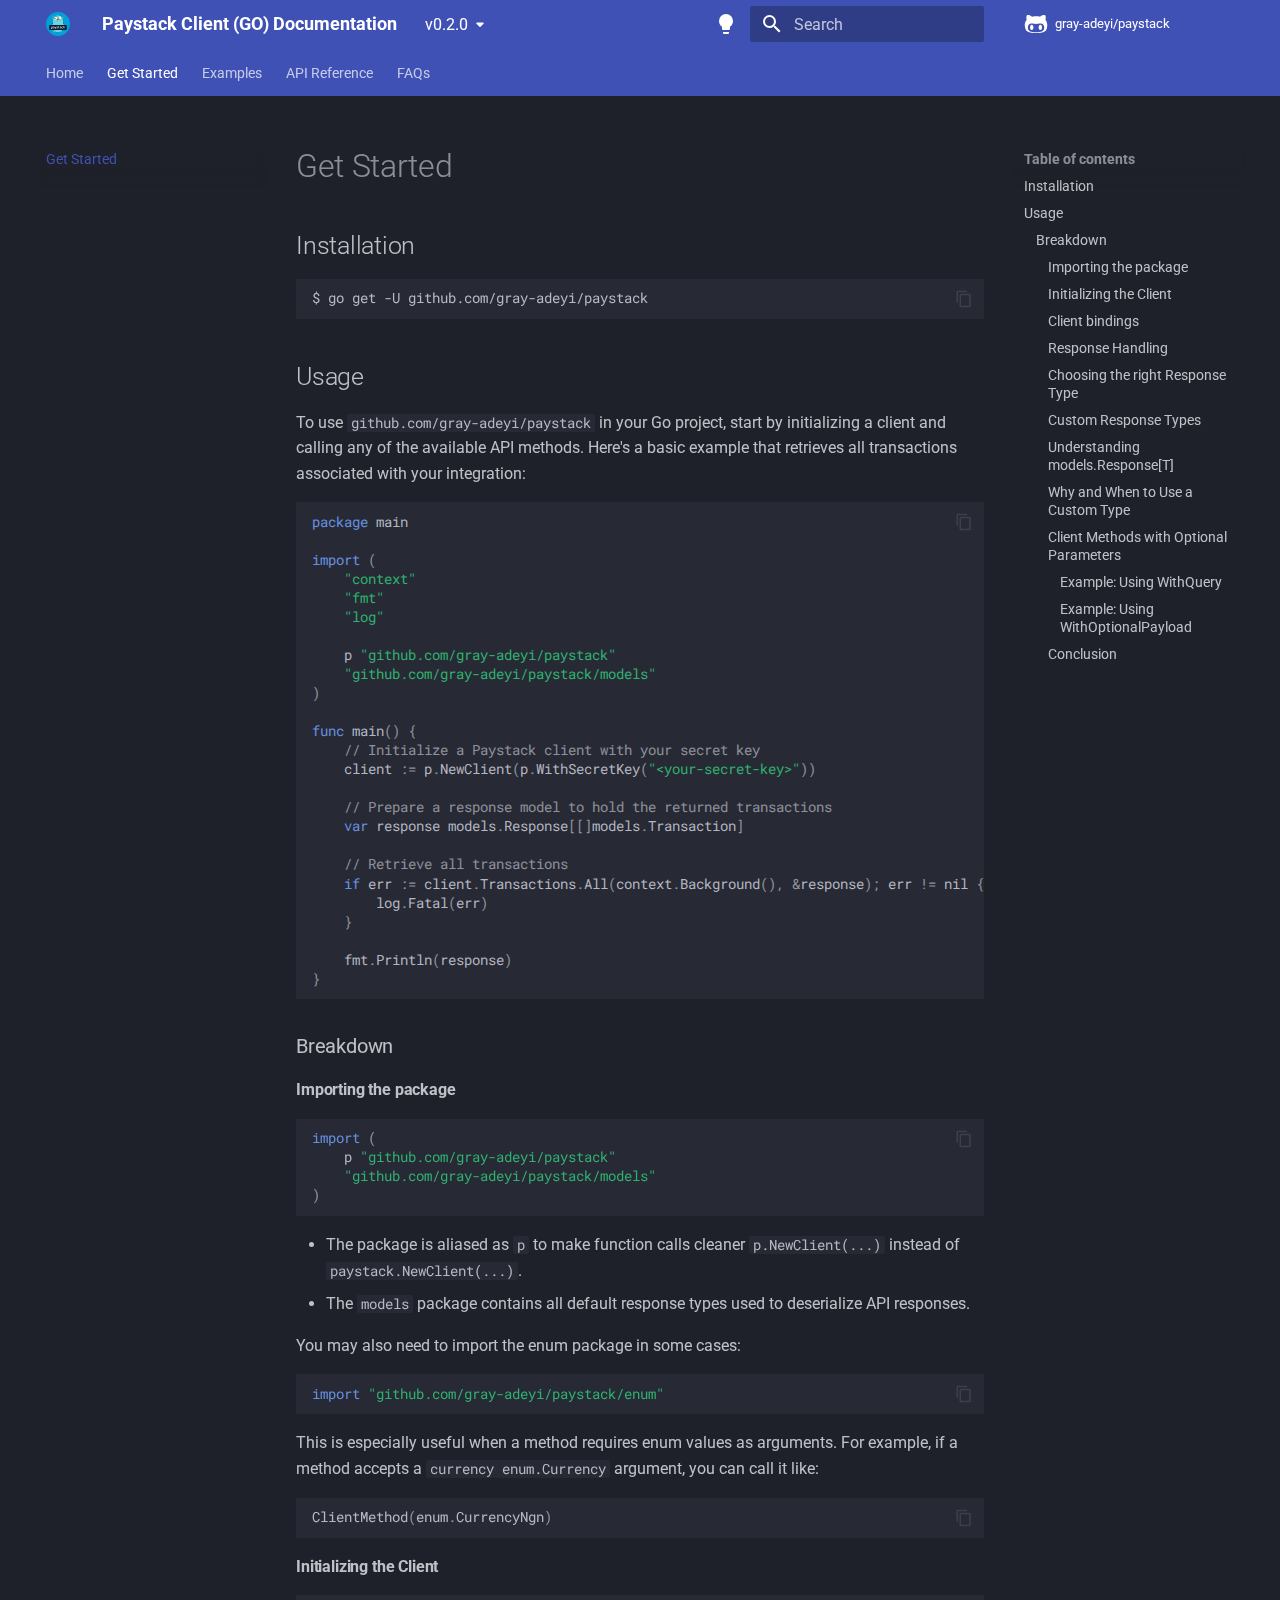
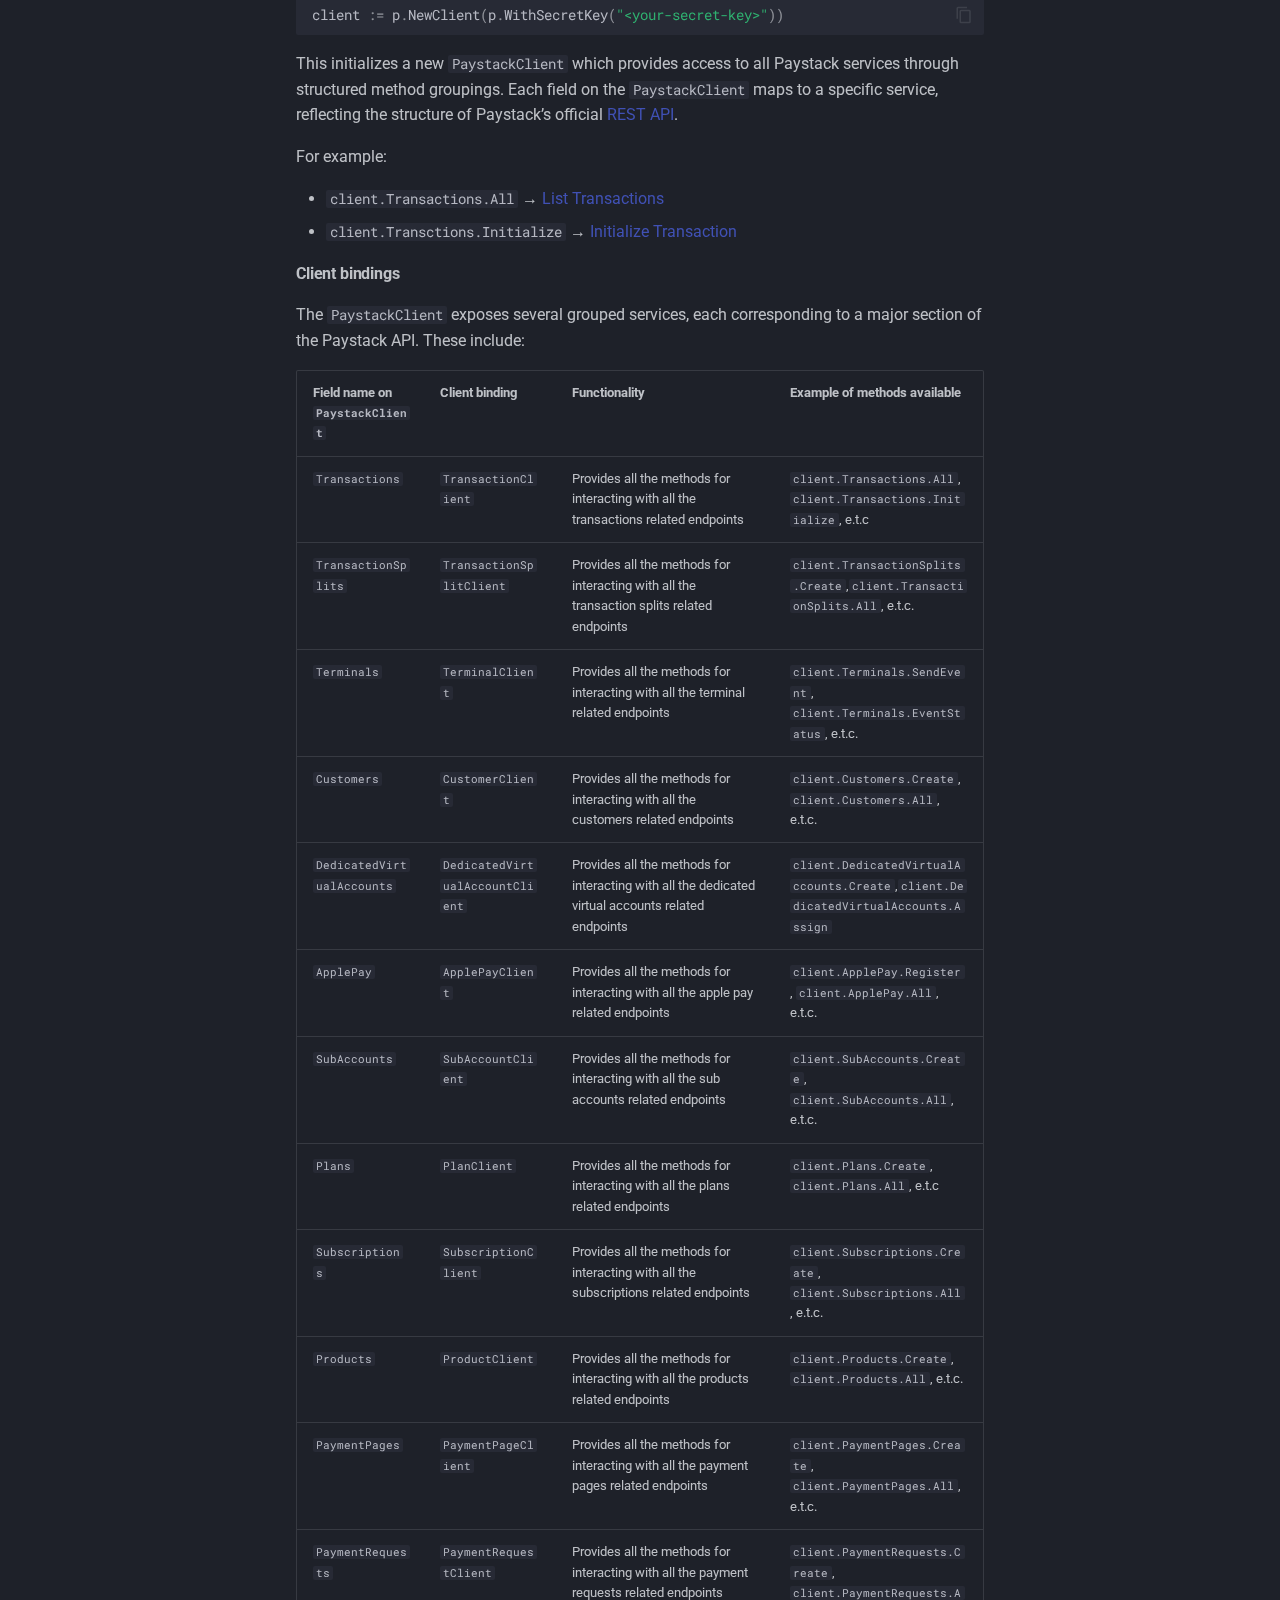
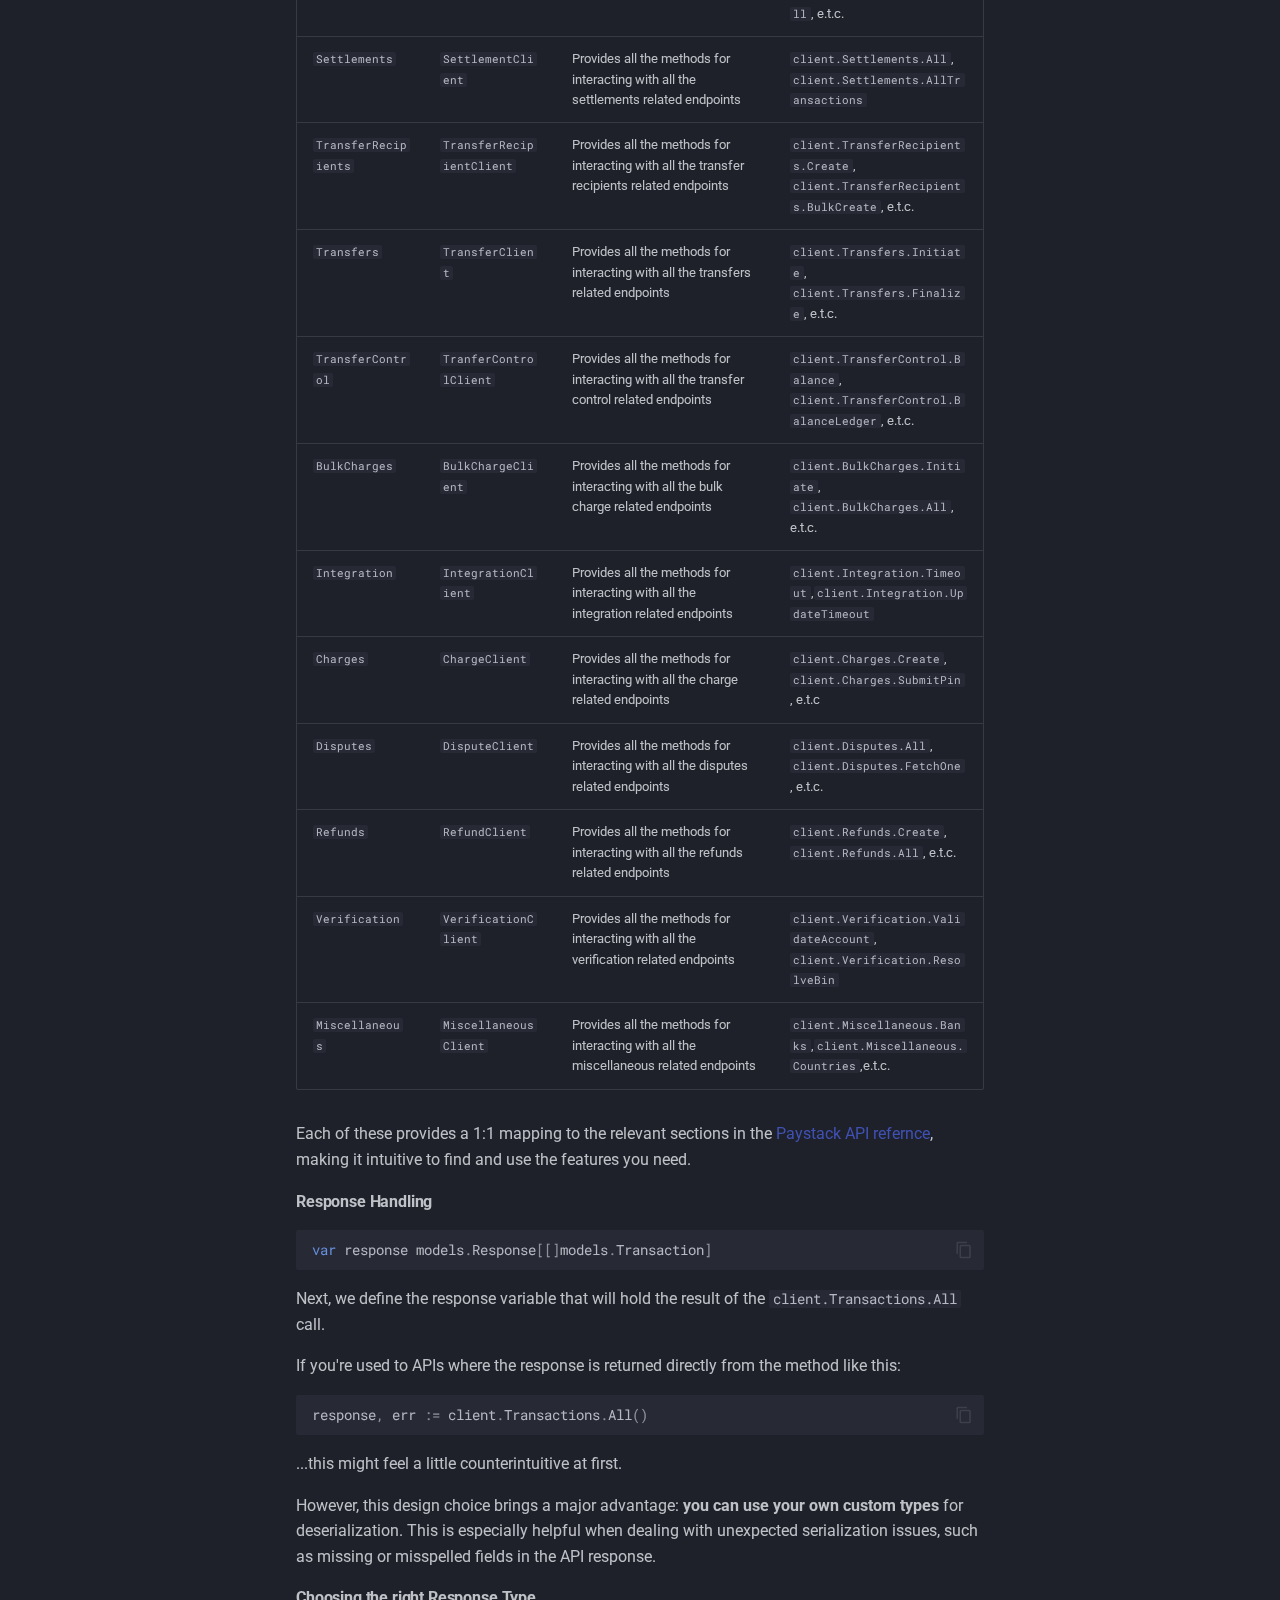
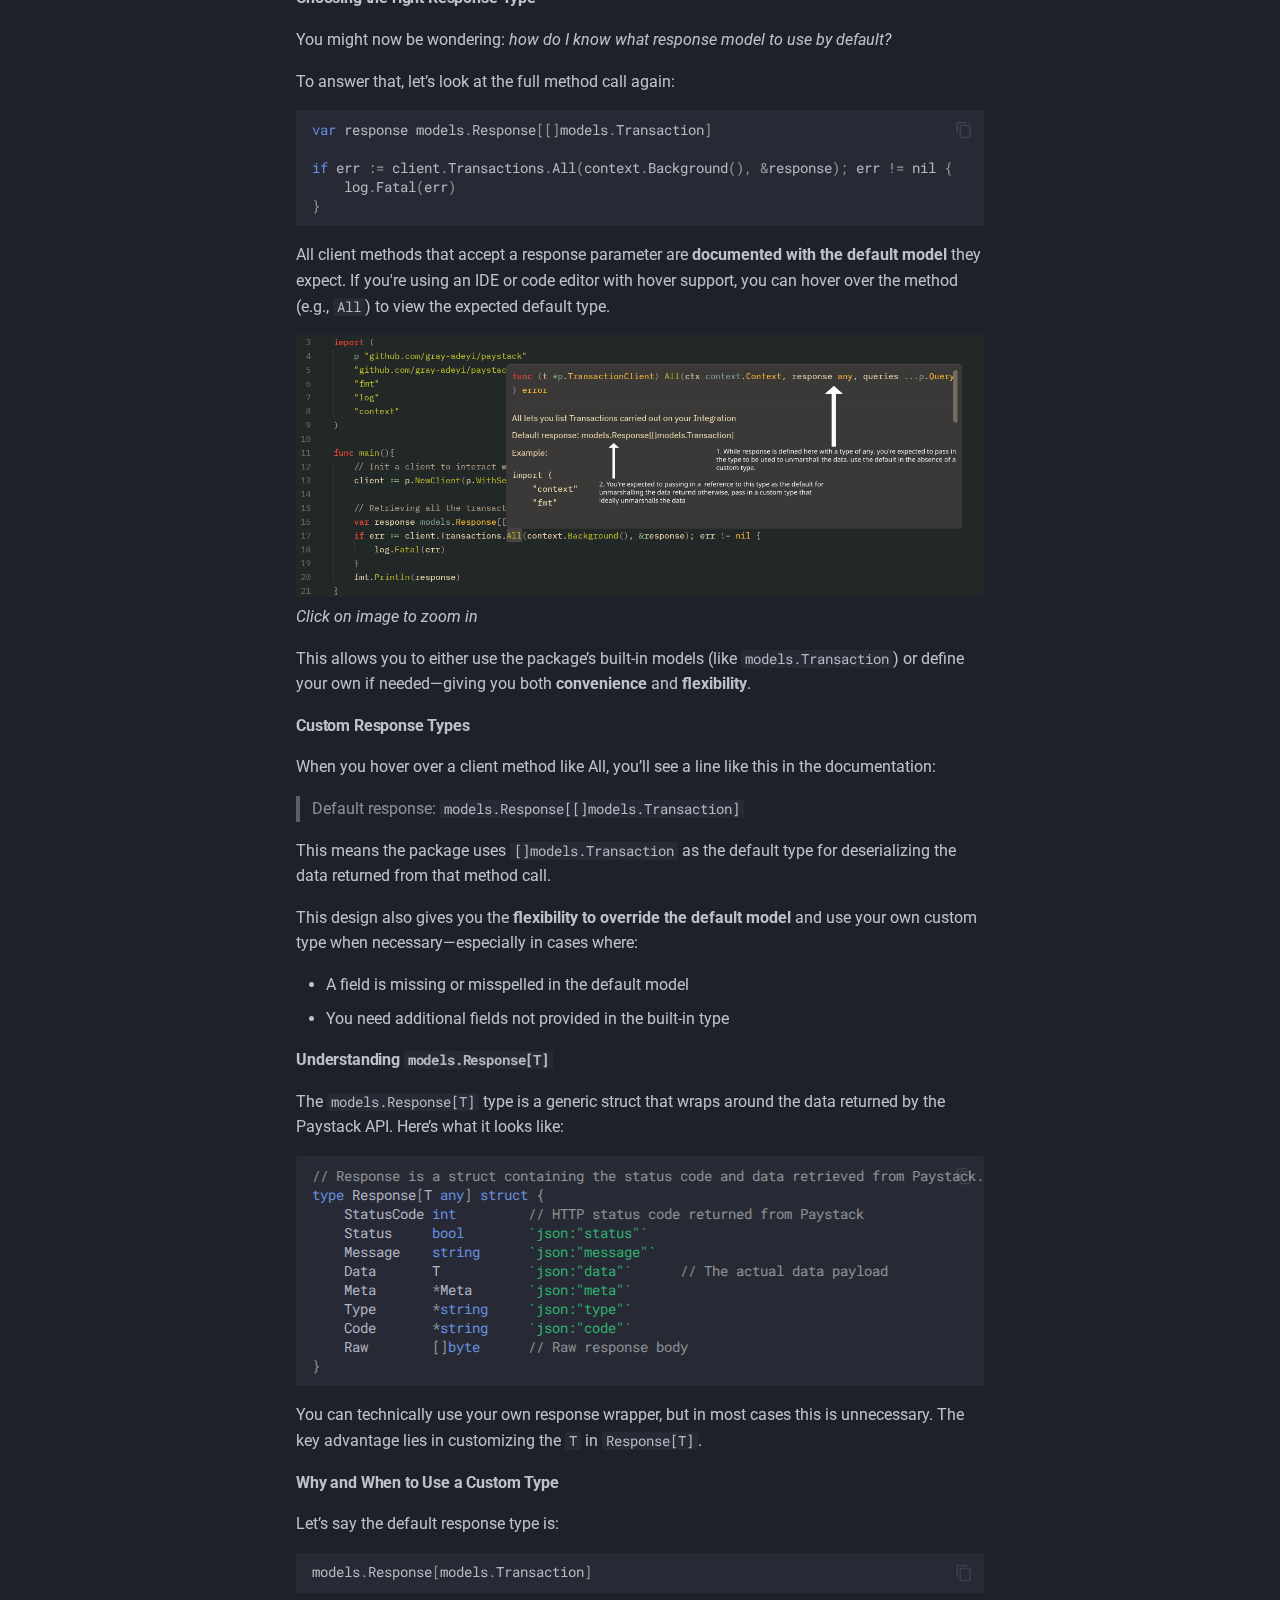
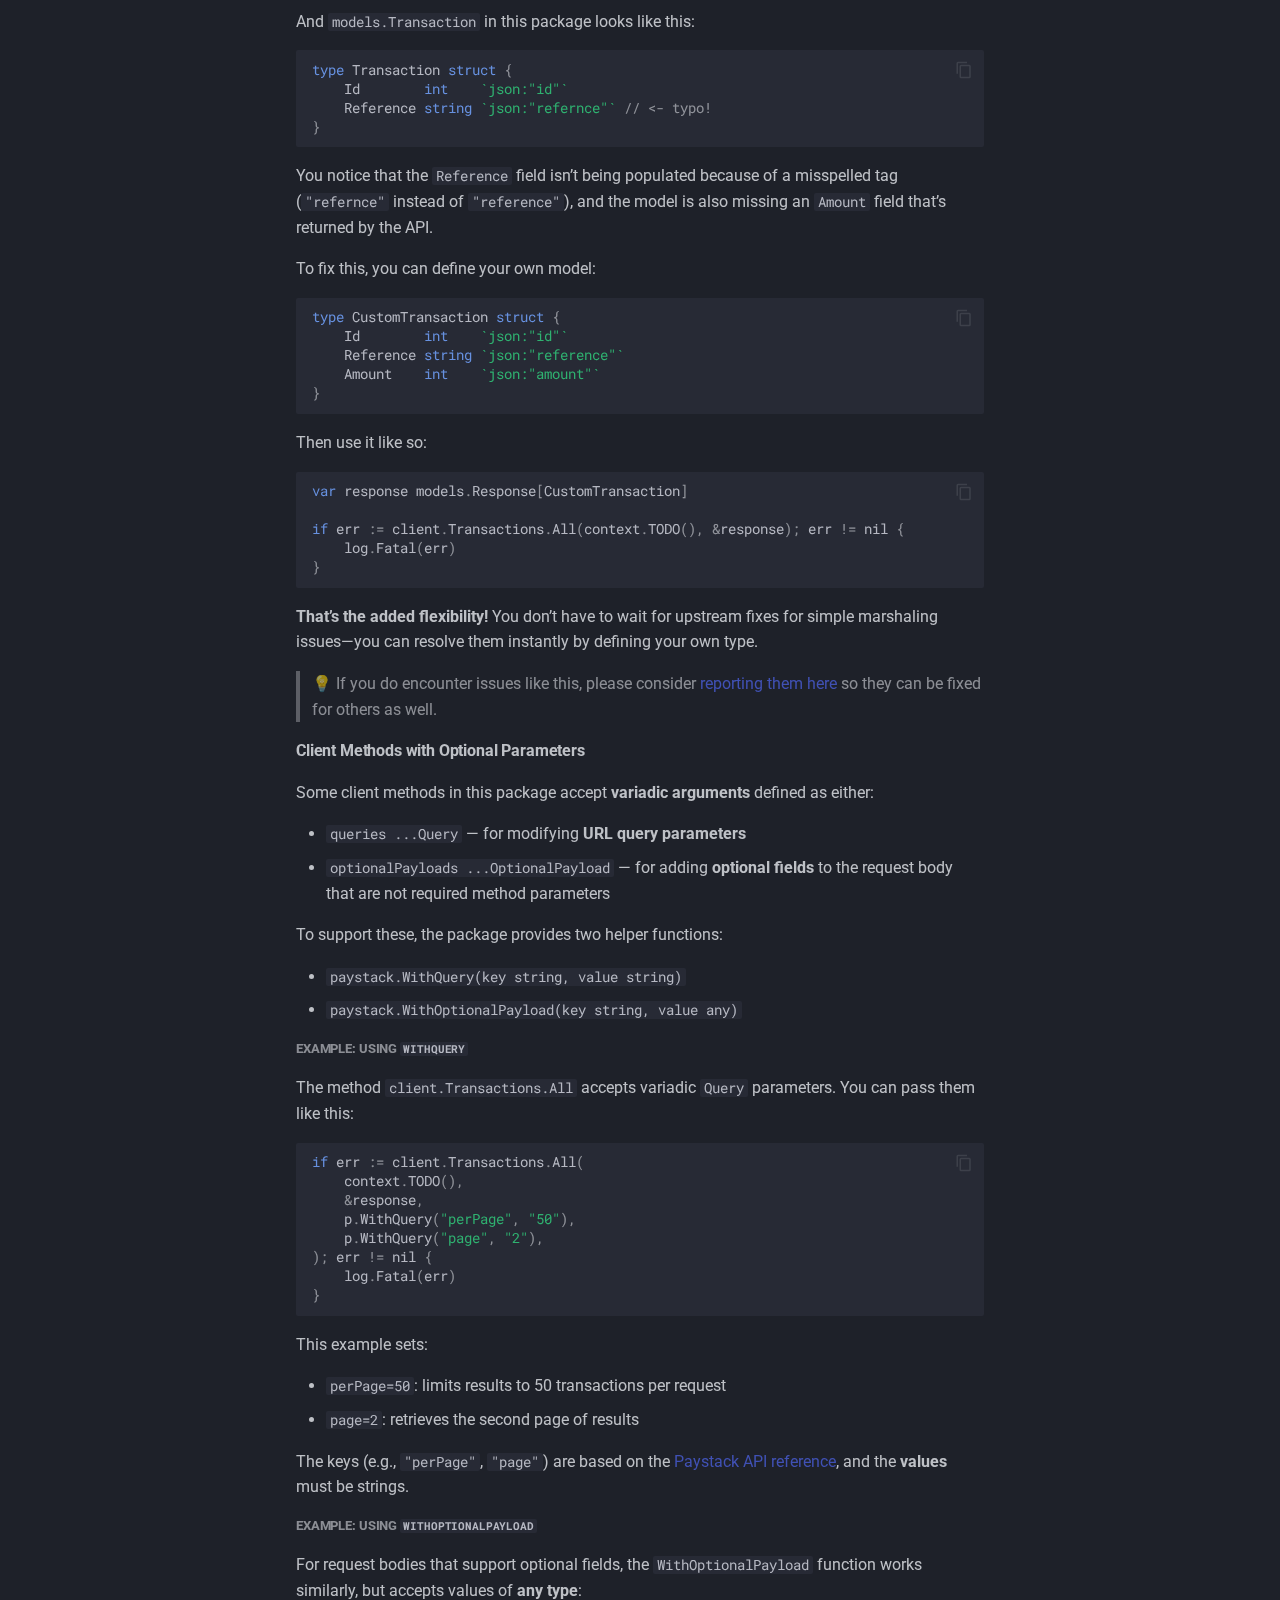
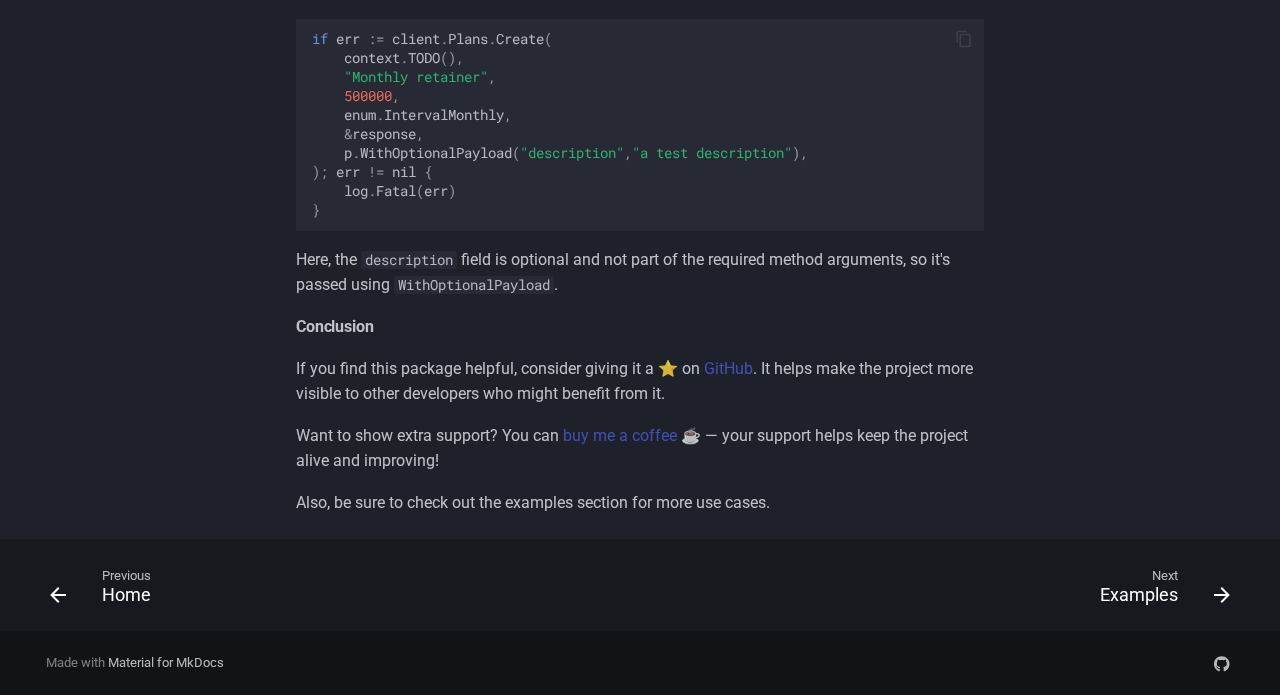
<file: v0.2.0/get-started/index.html>
<!doctype html>
<html lang="en" class="no-js">
  <head>
    
      <meta charset="utf-8">
      <meta name="viewport" content="width=device-width,initial-scale=1">
      
        <meta name="description" content="Paystack Client (GO) documentation">
      
      
        <meta name="author" content="Gbenga Adeyi">
      
      
        <link rel="canonical" href="https://github.com/gray-adeyi/paystack/latest/get-started/">
      
      
        <link rel="prev" href="..">
      
      
        <link rel="next" href="../examples/">
      
      
      <link rel="icon" href="../assets/paystack.svg">
      <meta name="generator" content="mkdocs-1.6.1, mkdocs-material-9.5.34">
    
    
      
        <title>Get Started - Paystack Client (GO) Documentation</title>
      
    
    
      <link rel="stylesheet" href="../assets/stylesheets/main.35f28582.min.css">
      
        
        <link rel="stylesheet" href="../assets/stylesheets/palette.06af60db.min.css">
      
      


    
    
      
    
    
      
        
        
        <link rel="preconnect" href="https://fonts.gstatic.com" crossorigin>
        <link rel="stylesheet" href="https://fonts.googleapis.com/css?family=Roboto:300,300i,400,400i,700,700i%7CRoboto+Mono:400,400i,700,700i&display=fallback">
        <style>:root{--md-text-font:"Roboto";--md-code-font:"Roboto Mono"}</style>
      
    
    
      <link rel="stylesheet" href="../stylesheets/extra.css">
    
    <script>__md_scope=new URL("..",location),__md_hash=e=>[...e].reduce(((e,_)=>(e<<5)-e+_.charCodeAt(0)),0),__md_get=(e,_=localStorage,t=__md_scope)=>JSON.parse(_.getItem(t.pathname+"."+e)),__md_set=(e,_,t=localStorage,a=__md_scope)=>{try{t.setItem(a.pathname+"."+e,JSON.stringify(_))}catch(e){}}</script>
    
      

    
    
    
   <link href="../assets/stylesheets/glightbox.min.css" rel="stylesheet"/><style>
    html.glightbox-open { overflow: initial; height: 100%; }
    .gslide-title { margin-top: 0px; user-select: text; }
    .gslide-desc { color: #666; user-select: text; }
    .gslide-image img { background: white; }
    .gscrollbar-fixer { padding-right: 15px; }
    .gdesc-inner { font-size: 0.75rem; }
    body[data-md-color-scheme="slate"] .gdesc-inner { background: var(--md-default-bg-color);}
    body[data-md-color-scheme="slate"] .gslide-title { color: var(--md-default-fg-color);}
    body[data-md-color-scheme="slate"] .gslide-desc { color: var(--md-default-fg-color);}</style> <script src="../assets/javascripts/glightbox.min.js"></script></head>
  
  
    
    
      
    
    
    
    
    <body dir="ltr" data-md-color-scheme="paystack-light" data-md-color-primary="indigo" data-md-color-accent="indigo">
  
    
    <input class="md-toggle" data-md-toggle="drawer" type="checkbox" id="__drawer" autocomplete="off">
    <input class="md-toggle" data-md-toggle="search" type="checkbox" id="__search" autocomplete="off">
    <label class="md-overlay" for="__drawer"></label>
    <div data-md-component="skip">
      
        
        <a href="#get-started" class="md-skip">
          Skip to content
        </a>
      
    </div>
    <div data-md-component="announce">
      
    </div>
    
      <div data-md-color-scheme="default" data-md-component="outdated" hidden>
        
      </div>
    
    
      

<header class="md-header" data-md-component="header">
  <nav class="md-header__inner md-grid" aria-label="Header">
    <a href=".." title="Paystack Client (GO) Documentation" class="md-header__button md-logo" aria-label="Paystack Client (GO) Documentation" data-md-component="logo">
      
  <img src="../assets/paystack.svg" alt="logo">

    </a>
    <label class="md-header__button md-icon" for="__drawer">
      
      <svg xmlns="http://www.w3.org/2000/svg" viewBox="0 0 24 24"><path d="M3 6h18v2H3zm0 5h18v2H3zm0 5h18v2H3z"/></svg>
    </label>
    <div class="md-header__title" data-md-component="header-title">
      <div class="md-header__ellipsis">
        <div class="md-header__topic">
          <span class="md-ellipsis">
            Paystack Client (GO) Documentation
          </span>
        </div>
        <div class="md-header__topic" data-md-component="header-topic">
          <span class="md-ellipsis">
            
              Get Started
            
          </span>
        </div>
      </div>
    </div>
    
      
        <form class="md-header__option" data-md-component="palette">
  
    
    
    
    <input class="md-option" data-md-color-media="(prefers-color-scheme: light)" data-md-color-scheme="paystack-light" data-md-color-primary="indigo" data-md-color-accent="indigo"  aria-label="Switch to light mode"  type="radio" name="__palette" id="__palette_0">
    
      <label class="md-header__button md-icon" title="Switch to light mode" for="__palette_1" hidden>
        <svg xmlns="http://www.w3.org/2000/svg" viewBox="0 0 24 24"><path d="M12 2a7 7 0 0 0-7 7c0 2.38 1.19 4.47 3 5.74V17a1 1 0 0 0 1 1h6a1 1 0 0 0 1-1v-2.26c1.81-1.27 3-3.36 3-5.74a7 7 0 0 0-7-7M9 21a1 1 0 0 0 1 1h4a1 1 0 0 0 1-1v-1H9z"/></svg>
      </label>
    
  
    
    
    
    <input class="md-option" data-md-color-media="(prefers-color-scheme: dark)" data-md-color-scheme="paystack-dark" data-md-color-primary="indigo" data-md-color-accent="indigo"  aria-label="Switch to dark mode"  type="radio" name="__palette" id="__palette_1">
    
      <label class="md-header__button md-icon" title="Switch to dark mode" for="__palette_0" hidden>
        <svg xmlns="http://www.w3.org/2000/svg" viewBox="0 0 24 24"><path d="M12 2a7 7 0 0 1 7 7c0 2.38-1.19 4.47-3 5.74V17a1 1 0 0 1-1 1H9a1 1 0 0 1-1-1v-2.26C6.19 13.47 5 11.38 5 9a7 7 0 0 1 7-7M9 21v-1h6v1a1 1 0 0 1-1 1h-4a1 1 0 0 1-1-1m3-17a5 5 0 0 0-5 5c0 2.05 1.23 3.81 3 4.58V16h4v-2.42c1.77-.77 3-2.53 3-4.58a5 5 0 0 0-5-5"/></svg>
      </label>
    
  
</form>
      
    
    
      <script>var palette=__md_get("__palette");if(palette&&palette.color){if("(prefers-color-scheme)"===palette.color.media){var media=matchMedia("(prefers-color-scheme: light)"),input=document.querySelector(media.matches?"[data-md-color-media='(prefers-color-scheme: light)']":"[data-md-color-media='(prefers-color-scheme: dark)']");palette.color.media=input.getAttribute("data-md-color-media"),palette.color.scheme=input.getAttribute("data-md-color-scheme"),palette.color.primary=input.getAttribute("data-md-color-primary"),palette.color.accent=input.getAttribute("data-md-color-accent")}for(var[key,value]of Object.entries(palette.color))document.body.setAttribute("data-md-color-"+key,value)}</script>
    
    
    
      <label class="md-header__button md-icon" for="__search">
        
        <svg xmlns="http://www.w3.org/2000/svg" viewBox="0 0 24 24"><path d="M9.5 3A6.5 6.5 0 0 1 16 9.5c0 1.61-.59 3.09-1.56 4.23l.27.27h.79l5 5-1.5 1.5-5-5v-.79l-.27-.27A6.52 6.52 0 0 1 9.5 16 6.5 6.5 0 0 1 3 9.5 6.5 6.5 0 0 1 9.5 3m0 2C7 5 5 7 5 9.5S7 14 9.5 14 14 12 14 9.5 12 5 9.5 5"/></svg>
      </label>
      <div class="md-search" data-md-component="search" role="dialog">
  <label class="md-search__overlay" for="__search"></label>
  <div class="md-search__inner" role="search">
    <form class="md-search__form" name="search">
      <input type="text" class="md-search__input" name="query" aria-label="Search" placeholder="Search" autocapitalize="off" autocorrect="off" autocomplete="off" spellcheck="false" data-md-component="search-query" required>
      <label class="md-search__icon md-icon" for="__search">
        
        <svg xmlns="http://www.w3.org/2000/svg" viewBox="0 0 24 24"><path d="M9.5 3A6.5 6.5 0 0 1 16 9.5c0 1.61-.59 3.09-1.56 4.23l.27.27h.79l5 5-1.5 1.5-5-5v-.79l-.27-.27A6.52 6.52 0 0 1 9.5 16 6.5 6.5 0 0 1 3 9.5 6.5 6.5 0 0 1 9.5 3m0 2C7 5 5 7 5 9.5S7 14 9.5 14 14 12 14 9.5 12 5 9.5 5"/></svg>
        
        <svg xmlns="http://www.w3.org/2000/svg" viewBox="0 0 24 24"><path d="M20 11v2H8l5.5 5.5-1.42 1.42L4.16 12l7.92-7.92L13.5 5.5 8 11z"/></svg>
      </label>
      <nav class="md-search__options" aria-label="Search">
        
          <a href="javascript:void(0)" class="md-search__icon md-icon" title="Share" aria-label="Share" data-clipboard data-clipboard-text="" data-md-component="search-share" tabindex="-1">
            
            <svg xmlns="http://www.w3.org/2000/svg" viewBox="0 0 24 24"><path d="M18 16.08c-.76 0-1.44.3-1.96.77L8.91 12.7c.05-.23.09-.46.09-.7s-.04-.47-.09-.7l7.05-4.11c.54.5 1.25.81 2.04.81a3 3 0 0 0 3-3 3 3 0 0 0-3-3 3 3 0 0 0-3 3c0 .24.04.47.09.7L8.04 9.81C7.5 9.31 6.79 9 6 9a3 3 0 0 0-3 3 3 3 0 0 0 3 3c.79 0 1.5-.31 2.04-.81l7.12 4.15c-.05.21-.08.43-.08.66 0 1.61 1.31 2.91 2.92 2.91s2.92-1.3 2.92-2.91A2.92 2.92 0 0 0 18 16.08"/></svg>
          </a>
        
        <button type="reset" class="md-search__icon md-icon" title="Clear" aria-label="Clear" tabindex="-1">
          
          <svg xmlns="http://www.w3.org/2000/svg" viewBox="0 0 24 24"><path d="M19 6.41 17.59 5 12 10.59 6.41 5 5 6.41 10.59 12 5 17.59 6.41 19 12 13.41 17.59 19 19 17.59 13.41 12z"/></svg>
        </button>
      </nav>
      
        <div class="md-search__suggest" data-md-component="search-suggest"></div>
      
    </form>
    <div class="md-search__output">
      <div class="md-search__scrollwrap" tabindex="0" data-md-scrollfix>
        <div class="md-search-result" data-md-component="search-result">
          <div class="md-search-result__meta">
            Initializing search
          </div>
          <ol class="md-search-result__list" role="presentation"></ol>
        </div>
      </div>
    </div>
  </div>
</div>
    
    
      <div class="md-header__source">
        <a href="https://github.com/gray-adeyi/paystack" title="Go to repository" class="md-source" data-md-component="source">
  <div class="md-source__icon md-icon">
    
    <svg xmlns="http://www.w3.org/2000/svg" viewBox="0 0 480 512"><!--! Font Awesome Free 6.6.0 by @fontawesome - https://fontawesome.com License - https://fontawesome.com/license/free (Icons: CC BY 4.0, Fonts: SIL OFL 1.1, Code: MIT License) Copyright 2024 Fonticons, Inc.--><path d="M186.1 328.7c0 20.9-10.9 55.1-36.7 55.1s-36.7-34.2-36.7-55.1 10.9-55.1 36.7-55.1 36.7 34.2 36.7 55.1M480 278.2c0 31.9-3.2 65.7-17.5 95-37.9 76.6-142.1 74.8-216.7 74.8-75.8 0-186.2 2.7-225.6-74.8-14.6-29-20.2-63.1-20.2-95 0-41.9 13.9-81.5 41.5-113.6-5.2-15.8-7.7-32.4-7.7-48.8 0-21.5 4.9-32.3 14.6-51.8 45.3 0 74.3 9 108.8 36 29-6.9 58.8-10 88.7-10 27 0 54.2 2.9 80.4 9.2 34-26.7 63-35.2 107.8-35.2 9.8 19.5 14.6 30.3 14.6 51.8 0 16.4-2.6 32.7-7.7 48.2 27.5 32.4 39 72.3 39 114.2m-64.3 50.5c0-43.9-26.7-82.6-73.5-82.6-18.9 0-37 3.4-56 6-14.9 2.3-29.8 3.2-45.1 3.2-15.2 0-30.1-.9-45.1-3.2-18.7-2.6-37-6-56-6-46.8 0-73.5 38.7-73.5 82.6 0 87.8 80.4 101.3 150.4 101.3h48.2c70.3 0 150.6-13.4 150.6-101.3m-82.6-55.1c-25.8 0-36.7 34.2-36.7 55.1s10.9 55.1 36.7 55.1 36.7-34.2 36.7-55.1-10.9-55.1-36.7-55.1"/></svg>
  </div>
  <div class="md-source__repository">
    gray-adeyi/paystack
  </div>
</a>
      </div>
    
  </nav>
  
</header>
    
    <div class="md-container" data-md-component="container">
      
      
        
          
            
<nav class="md-tabs" aria-label="Tabs" data-md-component="tabs">
  <div class="md-grid">
    <ul class="md-tabs__list">
      
        
  
  
  
    <li class="md-tabs__item">
      <a href=".." class="md-tabs__link">
        
  
    
  
  Home

      </a>
    </li>
  

      
        
  
  
    
  
  
    <li class="md-tabs__item md-tabs__item--active">
      <a href="./" class="md-tabs__link">
        
  
    
  
  Get Started

      </a>
    </li>
  

      
        
  
  
  
    <li class="md-tabs__item">
      <a href="../examples/" class="md-tabs__link">
        
  
    
  
  Examples

      </a>
    </li>
  

      
        
  
  
  
    <li class="md-tabs__item">
      <a href="../api-reference/" class="md-tabs__link">
        
  
    
  
  API Reference

      </a>
    </li>
  

      
        
  
  
  
    <li class="md-tabs__item">
      <a href="../faqs/" class="md-tabs__link">
        
  
    
  
  FAQs

      </a>
    </li>
  

      
    </ul>
  </div>
</nav>
          
        
      
      <main class="md-main" data-md-component="main">
        <div class="md-main__inner md-grid">
          
            
              
              <div class="md-sidebar md-sidebar--primary" data-md-component="sidebar" data-md-type="navigation" >
                <div class="md-sidebar__scrollwrap">
                  <div class="md-sidebar__inner">
                    


  


<nav class="md-nav md-nav--primary md-nav--lifted" aria-label="Navigation" data-md-level="0">
  <label class="md-nav__title" for="__drawer">
    <a href=".." title="Paystack Client (GO) Documentation" class="md-nav__button md-logo" aria-label="Paystack Client (GO) Documentation" data-md-component="logo">
      
  <img src="../assets/paystack.svg" alt="logo">

    </a>
    Paystack Client (GO) Documentation
  </label>
  
    <div class="md-nav__source">
      <a href="https://github.com/gray-adeyi/paystack" title="Go to repository" class="md-source" data-md-component="source">
  <div class="md-source__icon md-icon">
    
    <svg xmlns="http://www.w3.org/2000/svg" viewBox="0 0 480 512"><!--! Font Awesome Free 6.6.0 by @fontawesome - https://fontawesome.com License - https://fontawesome.com/license/free (Icons: CC BY 4.0, Fonts: SIL OFL 1.1, Code: MIT License) Copyright 2024 Fonticons, Inc.--><path d="M186.1 328.7c0 20.9-10.9 55.1-36.7 55.1s-36.7-34.2-36.7-55.1 10.9-55.1 36.7-55.1 36.7 34.2 36.7 55.1M480 278.2c0 31.9-3.2 65.7-17.5 95-37.9 76.6-142.1 74.8-216.7 74.8-75.8 0-186.2 2.7-225.6-74.8-14.6-29-20.2-63.1-20.2-95 0-41.9 13.9-81.5 41.5-113.6-5.2-15.8-7.7-32.4-7.7-48.8 0-21.5 4.9-32.3 14.6-51.8 45.3 0 74.3 9 108.8 36 29-6.9 58.8-10 88.7-10 27 0 54.2 2.9 80.4 9.2 34-26.7 63-35.2 107.8-35.2 9.8 19.5 14.6 30.3 14.6 51.8 0 16.4-2.6 32.7-7.7 48.2 27.5 32.4 39 72.3 39 114.2m-64.3 50.5c0-43.9-26.7-82.6-73.5-82.6-18.9 0-37 3.4-56 6-14.9 2.3-29.8 3.2-45.1 3.2-15.2 0-30.1-.9-45.1-3.2-18.7-2.6-37-6-56-6-46.8 0-73.5 38.7-73.5 82.6 0 87.8 80.4 101.3 150.4 101.3h48.2c70.3 0 150.6-13.4 150.6-101.3m-82.6-55.1c-25.8 0-36.7 34.2-36.7 55.1s10.9 55.1 36.7 55.1 36.7-34.2 36.7-55.1-10.9-55.1-36.7-55.1"/></svg>
  </div>
  <div class="md-source__repository">
    gray-adeyi/paystack
  </div>
</a>
    </div>
  
  <ul class="md-nav__list" data-md-scrollfix>
    
      
      
  
  
  
  
    <li class="md-nav__item">
      <a href=".." class="md-nav__link">
        
  
  <span class="md-ellipsis">
    Home
  </span>
  

      </a>
    </li>
  

    
      
      
  
  
    
  
  
  
    <li class="md-nav__item md-nav__item--active">
      
      <input class="md-nav__toggle md-toggle" type="checkbox" id="__toc">
      
      
        
      
      
        <label class="md-nav__link md-nav__link--active" for="__toc">
          
  
  <span class="md-ellipsis">
    Get Started
  </span>
  

          <span class="md-nav__icon md-icon"></span>
        </label>
      
      <a href="./" class="md-nav__link md-nav__link--active">
        
  
  <span class="md-ellipsis">
    Get Started
  </span>
  

      </a>
      
        

<nav class="md-nav md-nav--secondary" aria-label="Table of contents">
  
  
  
    
  
  
    <label class="md-nav__title" for="__toc">
      <span class="md-nav__icon md-icon"></span>
      Table of contents
    </label>
    <ul class="md-nav__list" data-md-component="toc" data-md-scrollfix>
      
        <li class="md-nav__item">
  <a href="#installation" class="md-nav__link">
    <span class="md-ellipsis">
      Installation
    </span>
  </a>
  
</li>
      
        <li class="md-nav__item">
  <a href="#usage" class="md-nav__link">
    <span class="md-ellipsis">
      Usage
    </span>
  </a>
  
    <nav class="md-nav" aria-label="Usage">
      <ul class="md-nav__list">
        
          <li class="md-nav__item">
  <a href="#breakdown" class="md-nav__link">
    <span class="md-ellipsis">
      Breakdown
    </span>
  </a>
  
    <nav class="md-nav" aria-label="Breakdown">
      <ul class="md-nav__list">
        
          <li class="md-nav__item">
  <a href="#importing-the-package" class="md-nav__link">
    <span class="md-ellipsis">
      Importing the package
    </span>
  </a>
  
</li>
        
          <li class="md-nav__item">
  <a href="#initializing-the-client" class="md-nav__link">
    <span class="md-ellipsis">
      Initializing the Client
    </span>
  </a>
  
</li>
        
          <li class="md-nav__item">
  <a href="#client-bindings" class="md-nav__link">
    <span class="md-ellipsis">
      Client bindings
    </span>
  </a>
  
</li>
        
          <li class="md-nav__item">
  <a href="#response-handling" class="md-nav__link">
    <span class="md-ellipsis">
      Response Handling
    </span>
  </a>
  
</li>
        
          <li class="md-nav__item">
  <a href="#choosing-the-right-response-type" class="md-nav__link">
    <span class="md-ellipsis">
      Choosing the right Response Type
    </span>
  </a>
  
</li>
        
          <li class="md-nav__item">
  <a href="#custom-response-types" class="md-nav__link">
    <span class="md-ellipsis">
      Custom Response Types
    </span>
  </a>
  
</li>
        
          <li class="md-nav__item">
  <a href="#understanding-modelsresponset" class="md-nav__link">
    <span class="md-ellipsis">
      Understanding models.Response[T]
    </span>
  </a>
  
</li>
        
          <li class="md-nav__item">
  <a href="#why-and-when-to-use-a-custom-type" class="md-nav__link">
    <span class="md-ellipsis">
      Why and When to Use a Custom Type
    </span>
  </a>
  
</li>
        
          <li class="md-nav__item">
  <a href="#client-methods-with-optional-parameters" class="md-nav__link">
    <span class="md-ellipsis">
      Client Methods with Optional Parameters
    </span>
  </a>
  
    <nav class="md-nav" aria-label="Client Methods with Optional Parameters">
      <ul class="md-nav__list">
        
          <li class="md-nav__item">
  <a href="#example-using-withquery" class="md-nav__link">
    <span class="md-ellipsis">
      Example: Using WithQuery
    </span>
  </a>
  
</li>
        
          <li class="md-nav__item">
  <a href="#example-using-withoptionalpayload" class="md-nav__link">
    <span class="md-ellipsis">
      Example: Using WithOptionalPayload
    </span>
  </a>
  
</li>
        
      </ul>
    </nav>
  
</li>
        
          <li class="md-nav__item">
  <a href="#conclusion" class="md-nav__link">
    <span class="md-ellipsis">
      Conclusion
    </span>
  </a>
  
</li>
        
      </ul>
    </nav>
  
</li>
        
      </ul>
    </nav>
  
</li>
      
    </ul>
  
</nav>
      
    </li>
  

    
      
      
  
  
  
  
    <li class="md-nav__item">
      <a href="../examples/" class="md-nav__link">
        
  
  <span class="md-ellipsis">
    Examples
  </span>
  

      </a>
    </li>
  

    
      
      
  
  
  
  
    <li class="md-nav__item">
      <a href="../api-reference/" class="md-nav__link">
        
  
  <span class="md-ellipsis">
    API Reference
  </span>
  

      </a>
    </li>
  

    
      
      
  
  
  
  
    <li class="md-nav__item">
      <a href="../faqs/" class="md-nav__link">
        
  
  <span class="md-ellipsis">
    FAQs
  </span>
  

      </a>
    </li>
  

    
  </ul>
</nav>
                  </div>
                </div>
              </div>
            
            
              
              <div class="md-sidebar md-sidebar--secondary" data-md-component="sidebar" data-md-type="toc" >
                <div class="md-sidebar__scrollwrap">
                  <div class="md-sidebar__inner">
                    

<nav class="md-nav md-nav--secondary" aria-label="Table of contents">
  
  
  
    
  
  
    <label class="md-nav__title" for="__toc">
      <span class="md-nav__icon md-icon"></span>
      Table of contents
    </label>
    <ul class="md-nav__list" data-md-component="toc" data-md-scrollfix>
      
        <li class="md-nav__item">
  <a href="#installation" class="md-nav__link">
    <span class="md-ellipsis">
      Installation
    </span>
  </a>
  
</li>
      
        <li class="md-nav__item">
  <a href="#usage" class="md-nav__link">
    <span class="md-ellipsis">
      Usage
    </span>
  </a>
  
    <nav class="md-nav" aria-label="Usage">
      <ul class="md-nav__list">
        
          <li class="md-nav__item">
  <a href="#breakdown" class="md-nav__link">
    <span class="md-ellipsis">
      Breakdown
    </span>
  </a>
  
    <nav class="md-nav" aria-label="Breakdown">
      <ul class="md-nav__list">
        
          <li class="md-nav__item">
  <a href="#importing-the-package" class="md-nav__link">
    <span class="md-ellipsis">
      Importing the package
    </span>
  </a>
  
</li>
        
          <li class="md-nav__item">
  <a href="#initializing-the-client" class="md-nav__link">
    <span class="md-ellipsis">
      Initializing the Client
    </span>
  </a>
  
</li>
        
          <li class="md-nav__item">
  <a href="#client-bindings" class="md-nav__link">
    <span class="md-ellipsis">
      Client bindings
    </span>
  </a>
  
</li>
        
          <li class="md-nav__item">
  <a href="#response-handling" class="md-nav__link">
    <span class="md-ellipsis">
      Response Handling
    </span>
  </a>
  
</li>
        
          <li class="md-nav__item">
  <a href="#choosing-the-right-response-type" class="md-nav__link">
    <span class="md-ellipsis">
      Choosing the right Response Type
    </span>
  </a>
  
</li>
        
          <li class="md-nav__item">
  <a href="#custom-response-types" class="md-nav__link">
    <span class="md-ellipsis">
      Custom Response Types
    </span>
  </a>
  
</li>
        
          <li class="md-nav__item">
  <a href="#understanding-modelsresponset" class="md-nav__link">
    <span class="md-ellipsis">
      Understanding models.Response[T]
    </span>
  </a>
  
</li>
        
          <li class="md-nav__item">
  <a href="#why-and-when-to-use-a-custom-type" class="md-nav__link">
    <span class="md-ellipsis">
      Why and When to Use a Custom Type
    </span>
  </a>
  
</li>
        
          <li class="md-nav__item">
  <a href="#client-methods-with-optional-parameters" class="md-nav__link">
    <span class="md-ellipsis">
      Client Methods with Optional Parameters
    </span>
  </a>
  
    <nav class="md-nav" aria-label="Client Methods with Optional Parameters">
      <ul class="md-nav__list">
        
          <li class="md-nav__item">
  <a href="#example-using-withquery" class="md-nav__link">
    <span class="md-ellipsis">
      Example: Using WithQuery
    </span>
  </a>
  
</li>
        
          <li class="md-nav__item">
  <a href="#example-using-withoptionalpayload" class="md-nav__link">
    <span class="md-ellipsis">
      Example: Using WithOptionalPayload
    </span>
  </a>
  
</li>
        
      </ul>
    </nav>
  
</li>
        
          <li class="md-nav__item">
  <a href="#conclusion" class="md-nav__link">
    <span class="md-ellipsis">
      Conclusion
    </span>
  </a>
  
</li>
        
      </ul>
    </nav>
  
</li>
        
      </ul>
    </nav>
  
</li>
      
    </ul>
  
</nav>
                  </div>
                </div>
              </div>
            
          
          
            <div class="md-content" data-md-component="content">
              <article class="md-content__inner md-typeset">
                
                  

  
  


<h1 id="get-started">Get Started</h1>
<h2 id="installation">Installation</h2>
<div class="language-bash highlight"><pre><span></span><code><span id="__span-0-1"><a id="__codelineno-0-1" name="__codelineno-0-1" href="#__codelineno-0-1"></a>$<span class="w"> </span>go<span class="w"> </span>get<span class="w"> </span>-U<span class="w"> </span>github.com/gray-adeyi/paystack
</span></code></pre></div>
<h2 id="usage">Usage</h2>
<p>To use <code>github.com/gray-adeyi/paystack</code> in your Go project, start by
initializing a client and calling any of the available API methods. Here's a
basic example that retrieves all transactions associated with your integration:</p>
<div class="language-go highlight"><pre><span></span><code><span id="__span-1-1"><a id="__codelineno-1-1" name="__codelineno-1-1" href="#__codelineno-1-1"></a><span class="kn">package</span><span class="w"> </span><span class="nx">main</span>
</span><span id="__span-1-2"><a id="__codelineno-1-2" name="__codelineno-1-2" href="#__codelineno-1-2"></a>
</span><span id="__span-1-3"><a id="__codelineno-1-3" name="__codelineno-1-3" href="#__codelineno-1-3"></a><span class="kn">import</span><span class="w"> </span><span class="p">(</span>
</span><span id="__span-1-4"><a id="__codelineno-1-4" name="__codelineno-1-4" href="#__codelineno-1-4"></a><span class="w">    </span><span class="s">&quot;context&quot;</span>
</span><span id="__span-1-5"><a id="__codelineno-1-5" name="__codelineno-1-5" href="#__codelineno-1-5"></a><span class="w">    </span><span class="s">&quot;fmt&quot;</span>
</span><span id="__span-1-6"><a id="__codelineno-1-6" name="__codelineno-1-6" href="#__codelineno-1-6"></a><span class="w">    </span><span class="s">&quot;log&quot;</span>
</span><span id="__span-1-7"><a id="__codelineno-1-7" name="__codelineno-1-7" href="#__codelineno-1-7"></a>
</span><span id="__span-1-8"><a id="__codelineno-1-8" name="__codelineno-1-8" href="#__codelineno-1-8"></a><span class="w">    </span><span class="nx">p</span><span class="w"> </span><span class="s">&quot;github.com/gray-adeyi/paystack&quot;</span>
</span><span id="__span-1-9"><a id="__codelineno-1-9" name="__codelineno-1-9" href="#__codelineno-1-9"></a><span class="w">    </span><span class="s">&quot;github.com/gray-adeyi/paystack/models&quot;</span>
</span><span id="__span-1-10"><a id="__codelineno-1-10" name="__codelineno-1-10" href="#__codelineno-1-10"></a><span class="p">)</span>
</span><span id="__span-1-11"><a id="__codelineno-1-11" name="__codelineno-1-11" href="#__codelineno-1-11"></a>
</span><span id="__span-1-12"><a id="__codelineno-1-12" name="__codelineno-1-12" href="#__codelineno-1-12"></a><span class="kd">func</span><span class="w"> </span><span class="nx">main</span><span class="p">()</span><span class="w"> </span><span class="p">{</span>
</span><span id="__span-1-13"><a id="__codelineno-1-13" name="__codelineno-1-13" href="#__codelineno-1-13"></a><span class="w">    </span><span class="c1">// Initialize a Paystack client with your secret key</span>
</span><span id="__span-1-14"><a id="__codelineno-1-14" name="__codelineno-1-14" href="#__codelineno-1-14"></a><span class="w">    </span><span class="nx">client</span><span class="w"> </span><span class="o">:=</span><span class="w"> </span><span class="nx">p</span><span class="p">.</span><span class="nx">NewClient</span><span class="p">(</span><span class="nx">p</span><span class="p">.</span><span class="nx">WithSecretKey</span><span class="p">(</span><span class="s">&quot;&lt;your-secret-key&gt;&quot;</span><span class="p">))</span>
</span><span id="__span-1-15"><a id="__codelineno-1-15" name="__codelineno-1-15" href="#__codelineno-1-15"></a>
</span><span id="__span-1-16"><a id="__codelineno-1-16" name="__codelineno-1-16" href="#__codelineno-1-16"></a><span class="w">    </span><span class="c1">// Prepare a response model to hold the returned transactions</span>
</span><span id="__span-1-17"><a id="__codelineno-1-17" name="__codelineno-1-17" href="#__codelineno-1-17"></a><span class="w">    </span><span class="kd">var</span><span class="w"> </span><span class="nx">response</span><span class="w"> </span><span class="nx">models</span><span class="p">.</span><span class="nx">Response</span><span class="p">[[]</span><span class="nx">models</span><span class="p">.</span><span class="nx">Transaction</span><span class="p">]</span>
</span><span id="__span-1-18"><a id="__codelineno-1-18" name="__codelineno-1-18" href="#__codelineno-1-18"></a>
</span><span id="__span-1-19"><a id="__codelineno-1-19" name="__codelineno-1-19" href="#__codelineno-1-19"></a><span class="w">    </span><span class="c1">// Retrieve all transactions</span>
</span><span id="__span-1-20"><a id="__codelineno-1-20" name="__codelineno-1-20" href="#__codelineno-1-20"></a><span class="w">    </span><span class="k">if</span><span class="w"> </span><span class="nx">err</span><span class="w"> </span><span class="o">:=</span><span class="w"> </span><span class="nx">client</span><span class="p">.</span><span class="nx">Transactions</span><span class="p">.</span><span class="nx">All</span><span class="p">(</span><span class="nx">context</span><span class="p">.</span><span class="nx">Background</span><span class="p">(),</span><span class="w"> </span><span class="o">&amp;</span><span class="nx">response</span><span class="p">);</span><span class="w"> </span><span class="nx">err</span><span class="w"> </span><span class="o">!=</span><span class="w"> </span><span class="kc">nil</span><span class="w"> </span><span class="p">{</span>
</span><span id="__span-1-21"><a id="__codelineno-1-21" name="__codelineno-1-21" href="#__codelineno-1-21"></a><span class="w">        </span><span class="nx">log</span><span class="p">.</span><span class="nx">Fatal</span><span class="p">(</span><span class="nx">err</span><span class="p">)</span>
</span><span id="__span-1-22"><a id="__codelineno-1-22" name="__codelineno-1-22" href="#__codelineno-1-22"></a><span class="w">    </span><span class="p">}</span>
</span><span id="__span-1-23"><a id="__codelineno-1-23" name="__codelineno-1-23" href="#__codelineno-1-23"></a>
</span><span id="__span-1-24"><a id="__codelineno-1-24" name="__codelineno-1-24" href="#__codelineno-1-24"></a><span class="w">    </span><span class="nx">fmt</span><span class="p">.</span><span class="nx">Println</span><span class="p">(</span><span class="nx">response</span><span class="p">)</span>
</span><span id="__span-1-25"><a id="__codelineno-1-25" name="__codelineno-1-25" href="#__codelineno-1-25"></a><span class="p">}</span>
</span></code></pre></div>
<h3 id="breakdown">Breakdown</h3>
<h4 id="importing-the-package">Importing the package</h4>
<div class="language-go highlight"><pre><span></span><code><span id="__span-2-1"><a id="__codelineno-2-1" name="__codelineno-2-1" href="#__codelineno-2-1"></a><span class="kn">import</span><span class="w"> </span><span class="p">(</span>
</span><span id="__span-2-2"><a id="__codelineno-2-2" name="__codelineno-2-2" href="#__codelineno-2-2"></a><span class="w">    </span><span class="nx">p</span><span class="w"> </span><span class="s">&quot;github.com/gray-adeyi/paystack&quot;</span>
</span><span id="__span-2-3"><a id="__codelineno-2-3" name="__codelineno-2-3" href="#__codelineno-2-3"></a><span class="w">    </span><span class="s">&quot;github.com/gray-adeyi/paystack/models&quot;</span>
</span><span id="__span-2-4"><a id="__codelineno-2-4" name="__codelineno-2-4" href="#__codelineno-2-4"></a><span class="p">)</span>
</span></code></pre></div>
<ul>
<li>The package is aliased as <code>p</code> to make function calls cleaner
  <code>p.NewClient(...)</code> instead of <code>paystack.NewClient(...)</code>.</li>
<li>The <code>models</code> package contains all default response types used to deserialize
  API responses.</li>
</ul>
<p>You may also need to import the enum package in some cases:</p>
<div class="language-go highlight"><pre><span></span><code><span id="__span-3-1"><a id="__codelineno-3-1" name="__codelineno-3-1" href="#__codelineno-3-1"></a><span class="kn">import</span><span class="w"> </span><span class="s">&quot;github.com/gray-adeyi/paystack/enum&quot;</span>
</span></code></pre></div>
<p>This is especially useful when a method requires enum values as arguments. For
example, if a method accepts a <code>currency enum.Currency</code> argument, you can call
it like:</p>
<div class="language-go highlight"><pre><span></span><code><span id="__span-4-1"><a id="__codelineno-4-1" name="__codelineno-4-1" href="#__codelineno-4-1"></a><span class="nx">ClientMethod</span><span class="p">(</span><span class="nx">enum</span><span class="p">.</span><span class="nx">CurrencyNgn</span><span class="p">)</span>
</span></code></pre></div>
<h4 id="initializing-the-client">Initializing the Client</h4>
<div class="language-go highlight"><pre><span></span><code><span id="__span-5-1"><a id="__codelineno-5-1" name="__codelineno-5-1" href="#__codelineno-5-1"></a><span class="nx">client</span><span class="w"> </span><span class="o">:=</span><span class="w"> </span><span class="nx">p</span><span class="p">.</span><span class="nx">NewClient</span><span class="p">(</span><span class="nx">p</span><span class="p">.</span><span class="nx">WithSecretKey</span><span class="p">(</span><span class="s">&quot;&lt;your-secret-key&gt;&quot;</span><span class="p">))</span>
</span></code></pre></div>
<p>This initializes a new <code>PaystackClient</code> which provides access to all Paystack
services through structured method groupings. Each field on the <code>PaystackClient</code>
maps to a specific service, reflecting the structure of Paystack’s official
<a href="https://paystack.com/docs/api/">REST API</a>.</p>
<p>For example:</p>
<ul>
<li><code>client.Transactions.All</code> →
  <a href="https://paystack.com/docs/api/transaction/">List Transactions</a></li>
<li><code>client.Transctions.Initialize</code> →
  <a href="https://paystack.com/docs/api/transaction/">Initialize Transaction</a></li>
</ul>
<h4 id="client-bindings">Client bindings</h4>
<p>The <code>PaystackClient</code> exposes several grouped services, each corresponding to a
major section of the Paystack API. These include:</p>
<table>
<thead>
<tr>
<th>Field name on <code>PaystackClient</code></th>
<th>Client binding</th>
<th>Functionality</th>
<th>Example of methods available</th>
</tr>
</thead>
<tbody>
<tr>
<td><code>Transactions</code></td>
<td><code>TransactionClient</code></td>
<td>Provides all the methods for interacting with all the transactions related endpoints</td>
<td><code>client.Transactions.All</code>, <code>client.Transactions.Initialize</code>, e.t.c</td>
</tr>
<tr>
<td><code>TransactionSplits</code></td>
<td><code>TransactionSplitClient</code></td>
<td>Provides all the methods for interacting with all the transaction splits related endpoints</td>
<td><code>client.TransactionSplits.Create</code>,<code>client.TransactionSplits.All</code>, e.t.c.</td>
</tr>
<tr>
<td><code>Terminals</code></td>
<td><code>TerminalClient</code></td>
<td>Provides all the methods for interacting with all the terminal related endpoints</td>
<td><code>client.Terminals.SendEvent</code>, <code>client.Terminals.EventStatus</code>, e.t.c.</td>
</tr>
<tr>
<td><code>Customers</code></td>
<td><code>CustomerClient</code></td>
<td>Provides all the methods for interacting with all the customers related endpoints</td>
<td><code>client.Customers.Create</code>, <code>client.Customers.All</code>, e.t.c.</td>
</tr>
<tr>
<td><code>DedicatedVirtualAccounts</code></td>
<td><code>DedicatedVirtualAccountClient</code></td>
<td>Provides all the methods for interacting with all the dedicated virtual accounts related endpoints</td>
<td><code>client.DedicatedVirtualAccounts.Create</code>,<code>client.DedicatedVirtualAccounts.Assign</code></td>
</tr>
<tr>
<td><code>ApplePay</code></td>
<td><code>ApplePayClient</code></td>
<td>Provides all the methods for interacting with all the apple pay related endpoints</td>
<td><code>client.ApplePay.Register</code>, <code>client.ApplePay.All</code>, e.t.c.</td>
</tr>
<tr>
<td><code>SubAccounts</code></td>
<td><code>SubAccountClient</code></td>
<td>Provides all the methods for interacting with all the sub accounts related endpoints</td>
<td><code>client.SubAccounts.Create</code>, <code>client.SubAccounts.All</code>, e.t.c.</td>
</tr>
<tr>
<td><code>Plans</code></td>
<td><code>PlanClient</code></td>
<td>Provides all the methods for interacting with all the plans related endpoints</td>
<td><code>client.Plans.Create</code>, <code>client.Plans.All</code>, e.t.c</td>
</tr>
<tr>
<td><code>Subscriptions</code></td>
<td><code>SubscriptionClient</code></td>
<td>Provides all the methods for interacting with all the subscriptions related endpoints</td>
<td><code>client.Subscriptions.Create</code>, <code>client.Subscriptions.All</code>, e.t.c.</td>
</tr>
<tr>
<td><code>Products</code></td>
<td><code>ProductClient</code></td>
<td>Provides all the methods for interacting with all the products related endpoints</td>
<td><code>client.Products.Create</code>, <code>client.Products.All</code>, e.t.c.</td>
</tr>
<tr>
<td><code>PaymentPages</code></td>
<td><code>PaymentPageClient</code></td>
<td>Provides all the methods for interacting with all the payment pages related endpoints</td>
<td><code>client.PaymentPages.Create</code>, <code>client.PaymentPages.All</code>, e.t.c.</td>
</tr>
<tr>
<td><code>PaymentRequests</code></td>
<td><code>PaymentRequestClient</code></td>
<td>Provides all the methods for interacting with all the payment requests related endpoints</td>
<td><code>client.PaymentRequests.Create</code>, <code>client.PaymentRequests.All</code>, e.t.c.</td>
</tr>
<tr>
<td><code>Settlements</code></td>
<td><code>SettlementClient</code></td>
<td>Provides all the methods for interacting with all the settlements related endpoints</td>
<td><code>client.Settlements.All</code>, <code>client.Settlements.AllTransactions</code></td>
</tr>
<tr>
<td><code>TransferRecipients</code></td>
<td><code>TransferRecipientClient</code></td>
<td>Provides all the methods for interacting with all the transfer recipients related endpoints</td>
<td><code>client.TransferRecipients.Create</code>, <code>client.TransferRecipients.BulkCreate</code>, e.t.c.</td>
</tr>
<tr>
<td><code>Transfers</code></td>
<td><code>TransferClient</code></td>
<td>Provides all the methods for interacting with all the transfers related endpoints</td>
<td><code>client.Transfers.Initiate</code>, <code>client.Transfers.Finalize</code>, e.t.c.</td>
</tr>
<tr>
<td><code>TransferControl</code></td>
<td><code>TranferControlClient</code></td>
<td>Provides all the methods for interacting with all the transfer control related endpoints</td>
<td><code>client.TransferControl.Balance</code>, <code>client.TransferControl.BalanceLedger</code>, e.t.c.</td>
</tr>
<tr>
<td><code>BulkCharges</code></td>
<td><code>BulkChargeClient</code></td>
<td>Provides all the methods for interacting with all the bulk charge related endpoints</td>
<td><code>client.BulkCharges.Initiate</code>, <code>client.BulkCharges.All</code>, e.t.c.</td>
</tr>
<tr>
<td><code>Integration</code></td>
<td><code>IntegrationClient</code></td>
<td>Provides all the methods for interacting with all the integration related endpoints</td>
<td><code>client.Integration.Timeout</code>,<code>client.Integration.UpdateTimeout</code></td>
</tr>
<tr>
<td><code>Charges</code></td>
<td><code>ChargeClient</code></td>
<td>Provides all the methods for interacting with all the charge related endpoints</td>
<td><code>client.Charges.Create</code>, <code>client.Charges.SubmitPin</code>, e.t.c</td>
</tr>
<tr>
<td><code>Disputes</code></td>
<td><code>DisputeClient</code></td>
<td>Provides all the methods for interacting with all the disputes related endpoints</td>
<td><code>client.Disputes.All</code>, <code>client.Disputes.FetchOne</code>, e.t.c.</td>
</tr>
<tr>
<td><code>Refunds</code></td>
<td><code>RefundClient</code></td>
<td>Provides all the methods for interacting with all the refunds related endpoints</td>
<td><code>client.Refunds.Create</code>, <code>client.Refunds.All</code>, e.t.c.</td>
</tr>
<tr>
<td><code>Verification</code></td>
<td><code>VerificationClient</code></td>
<td>Provides all the methods for interacting with all the verification related endpoints</td>
<td><code>client.Verification.ValidateAccount</code>, <code>client.Verification.ResolveBin</code></td>
</tr>
<tr>
<td><code>Miscellaneous</code></td>
<td><code>MiscellaneousClient</code></td>
<td>Provides all the methods for interacting with all the miscellaneous related endpoints</td>
<td><code>client.Miscellaneous.Banks</code>,<code>client.Miscellaneous.Countries</code>,e.t.c.</td>
</tr>
</tbody>
</table>
<p>Each of these provides a 1:1 mapping to the relevant sections in the
<a href="https://paystack.com/docs/api/">Paystack API refernce</a>, making it intuitive to
find and use the features you need.</p>
<h4 id="response-handling">Response Handling</h4>
<div class="language-go highlight"><pre><span></span><code><span id="__span-6-1"><a id="__codelineno-6-1" name="__codelineno-6-1" href="#__codelineno-6-1"></a><span class="kd">var</span><span class="w"> </span><span class="nx">response</span><span class="w"> </span><span class="nx">models</span><span class="p">.</span><span class="nx">Response</span><span class="p">[[]</span><span class="nx">models</span><span class="p">.</span><span class="nx">Transaction</span><span class="p">]</span>
</span></code></pre></div>
<p>Next, we define the response variable that will hold the result of the
<code>client.Transactions.All</code> call.</p>
<p>If you're used to APIs where the response is returned directly from the method
like this:</p>
<div class="language-go highlight"><pre><span></span><code><span id="__span-7-1"><a id="__codelineno-7-1" name="__codelineno-7-1" href="#__codelineno-7-1"></a><span class="nx">response</span><span class="p">,</span><span class="w"> </span><span class="nx">err</span><span class="w"> </span><span class="o">:=</span><span class="w"> </span><span class="nx">client</span><span class="p">.</span><span class="nx">Transactions</span><span class="p">.</span><span class="nx">All</span><span class="p">()</span>
</span></code></pre></div>
<p>...this might feel a little counterintuitive at first.</p>
<p>However, this design choice brings a major advantage: <strong>you can use your own
custom types</strong> for deserialization. This is especially helpful when dealing with
unexpected serialization issues, such as missing or misspelled fields in the API
response.</p>
<h4 id="choosing-the-right-response-type">Choosing the right Response Type</h4>
<p>You might now be wondering: <em>how do I know what response model to use by
default?</em></p>
<p>To answer that, let’s look at the full method call again:</p>
<div class="language-go highlight"><pre><span></span><code><span id="__span-8-1"><a id="__codelineno-8-1" name="__codelineno-8-1" href="#__codelineno-8-1"></a><span class="kd">var</span><span class="w"> </span><span class="nx">response</span><span class="w"> </span><span class="nx">models</span><span class="p">.</span><span class="nx">Response</span><span class="p">[[]</span><span class="nx">models</span><span class="p">.</span><span class="nx">Transaction</span><span class="p">]</span>
</span><span id="__span-8-2"><a id="__codelineno-8-2" name="__codelineno-8-2" href="#__codelineno-8-2"></a>
</span><span id="__span-8-3"><a id="__codelineno-8-3" name="__codelineno-8-3" href="#__codelineno-8-3"></a><span class="k">if</span><span class="w"> </span><span class="nx">err</span><span class="w"> </span><span class="o">:=</span><span class="w"> </span><span class="nx">client</span><span class="p">.</span><span class="nx">Transactions</span><span class="p">.</span><span class="nx">All</span><span class="p">(</span><span class="nx">context</span><span class="p">.</span><span class="nx">Background</span><span class="p">(),</span><span class="w"> </span><span class="o">&amp;</span><span class="nx">response</span><span class="p">);</span><span class="w"> </span><span class="nx">err</span><span class="w"> </span><span class="o">!=</span><span class="w"> </span><span class="kc">nil</span><span class="w"> </span><span class="p">{</span>
</span><span id="__span-8-4"><a id="__codelineno-8-4" name="__codelineno-8-4" href="#__codelineno-8-4"></a><span class="w">    </span><span class="nx">log</span><span class="p">.</span><span class="nx">Fatal</span><span class="p">(</span><span class="nx">err</span><span class="p">)</span>
</span><span id="__span-8-5"><a id="__codelineno-8-5" name="__codelineno-8-5" href="#__codelineno-8-5"></a><span class="p">}</span>
</span></code></pre></div>
<p>All client methods that accept a response parameter are <strong>documented with the
default model</strong> they expect. If you're using an IDE or code editor with hover
support, you can hover over the method (e.g., <code>All</code>) to view the expected
default type.</p>
<p><a class="glightbox" href="../assets/image-1.png" data-type="image" data-width="auto" data-height="auto" data-desc-position="bottom"><img alt="figure 1" src="../assets/image-1.png" /></a> <em>Click on image to zoom in</em></p>
<p>This allows you to either use the package’s built-in models (like
<code>models.Transaction</code>) or define your own if needed—giving you both
<strong>convenience</strong> and <strong>flexibility</strong>.</p>
<h4 id="custom-response-types">Custom Response Types</h4>
<p>When you hover over a client method like All, you’ll see a line like this in the
documentation:</p>
<blockquote>
<p>Default response: <code>models.Response[[]models.Transaction]</code></p>
</blockquote>
<p>This means the package uses <code>[]models.Transaction</code> as the default type for
deserializing the data returned from that method call.</p>
<p>This design also gives you the <strong>flexibility to override the default model</strong> and
use your own custom type when necessary—especially in cases where:</p>
<ul>
<li>A field is missing or misspelled in the default model</li>
<li>You need additional fields not provided in the built-in type</li>
</ul>
<h4 id="understanding-modelsresponset">Understanding <code>models.Response[T]</code></h4>
<p>The <code>models.Response[T]</code> type is a generic struct that wraps around the data
returned by the Paystack API. Here’s what it looks like:</p>
<div class="language-go highlight"><pre><span></span><code><span id="__span-9-1"><a id="__codelineno-9-1" name="__codelineno-9-1" href="#__codelineno-9-1"></a><span class="c1">// Response is a struct containing the status code and data retrieved from Paystack.</span>
</span><span id="__span-9-2"><a id="__codelineno-9-2" name="__codelineno-9-2" href="#__codelineno-9-2"></a><span class="kd">type</span><span class="w"> </span><span class="nx">Response</span><span class="p">[</span><span class="nx">T</span><span class="w"> </span><span class="kt">any</span><span class="p">]</span><span class="w"> </span><span class="kd">struct</span><span class="w"> </span><span class="p">{</span>
</span><span id="__span-9-3"><a id="__codelineno-9-3" name="__codelineno-9-3" href="#__codelineno-9-3"></a><span class="w">    </span><span class="nx">StatusCode</span><span class="w"> </span><span class="kt">int</span><span class="w">         </span><span class="c1">// HTTP status code returned from Paystack</span>
</span><span id="__span-9-4"><a id="__codelineno-9-4" name="__codelineno-9-4" href="#__codelineno-9-4"></a><span class="w">    </span><span class="nx">Status</span><span class="w">     </span><span class="kt">bool</span><span class="w">        </span><span class="s">`json:&quot;status&quot;`</span>
</span><span id="__span-9-5"><a id="__codelineno-9-5" name="__codelineno-9-5" href="#__codelineno-9-5"></a><span class="w">    </span><span class="nx">Message</span><span class="w">    </span><span class="kt">string</span><span class="w">      </span><span class="s">`json:&quot;message&quot;`</span>
</span><span id="__span-9-6"><a id="__codelineno-9-6" name="__codelineno-9-6" href="#__codelineno-9-6"></a><span class="w">    </span><span class="nx">Data</span><span class="w">       </span><span class="nx">T</span><span class="w">           </span><span class="s">`json:&quot;data&quot;`</span><span class="w">      </span><span class="c1">// The actual data payload</span>
</span><span id="__span-9-7"><a id="__codelineno-9-7" name="__codelineno-9-7" href="#__codelineno-9-7"></a><span class="w">    </span><span class="nx">Meta</span><span class="w">       </span><span class="o">*</span><span class="nx">Meta</span><span class="w">       </span><span class="s">`json:&quot;meta&quot;`</span>
</span><span id="__span-9-8"><a id="__codelineno-9-8" name="__codelineno-9-8" href="#__codelineno-9-8"></a><span class="w">    </span><span class="nx">Type</span><span class="w">       </span><span class="o">*</span><span class="kt">string</span><span class="w">     </span><span class="s">`json:&quot;type&quot;`</span>
</span><span id="__span-9-9"><a id="__codelineno-9-9" name="__codelineno-9-9" href="#__codelineno-9-9"></a><span class="w">    </span><span class="nx">Code</span><span class="w">       </span><span class="o">*</span><span class="kt">string</span><span class="w">     </span><span class="s">`json:&quot;code&quot;`</span>
</span><span id="__span-9-10"><a id="__codelineno-9-10" name="__codelineno-9-10" href="#__codelineno-9-10"></a><span class="w">    </span><span class="nx">Raw</span><span class="w">        </span><span class="p">[]</span><span class="kt">byte</span><span class="w">      </span><span class="c1">// Raw response body</span>
</span><span id="__span-9-11"><a id="__codelineno-9-11" name="__codelineno-9-11" href="#__codelineno-9-11"></a><span class="p">}</span>
</span></code></pre></div>
<p>You can technically use your own response wrapper, but in most cases this is
unnecessary. The key advantage lies in customizing the <code>T</code> in <code>Response[T]</code>.</p>
<h4 id="why-and-when-to-use-a-custom-type">Why and When to Use a Custom Type</h4>
<p>Let’s say the default response type is:</p>
<div class="language-go highlight"><pre><span></span><code><span id="__span-10-1"><a id="__codelineno-10-1" name="__codelineno-10-1" href="#__codelineno-10-1"></a><span class="nx">models</span><span class="p">.</span><span class="nx">Response</span><span class="p">[</span><span class="nx">models</span><span class="p">.</span><span class="nx">Transaction</span><span class="p">]</span>
</span></code></pre></div>
<p>And <code>models.Transaction</code> in this package looks like this:</p>
<div class="language-go highlight"><pre><span></span><code><span id="__span-11-1"><a id="__codelineno-11-1" name="__codelineno-11-1" href="#__codelineno-11-1"></a><span class="kd">type</span><span class="w"> </span><span class="nx">Transaction</span><span class="w"> </span><span class="kd">struct</span><span class="w"> </span><span class="p">{</span><span class="w">   </span>
</span><span id="__span-11-2"><a id="__codelineno-11-2" name="__codelineno-11-2" href="#__codelineno-11-2"></a><span class="w">    </span><span class="nx">Id</span><span class="w">        </span><span class="kt">int</span><span class="w">    </span><span class="s">`json:&quot;id&quot;`</span>
</span><span id="__span-11-3"><a id="__codelineno-11-3" name="__codelineno-11-3" href="#__codelineno-11-3"></a><span class="w">    </span><span class="nx">Reference</span><span class="w"> </span><span class="kt">string</span><span class="w"> </span><span class="s">`json:&quot;refernce&quot;`</span><span class="w"> </span><span class="c1">// &lt;- typo!</span>
</span><span id="__span-11-4"><a id="__codelineno-11-4" name="__codelineno-11-4" href="#__codelineno-11-4"></a><span class="p">}</span>
</span></code></pre></div>
<p>You notice that the <code>Reference</code> field isn’t being populated because of a
misspelled tag (<code>"refernce"</code> instead of <code>"reference"</code>), and the model is also
missing an <code>Amount</code> field that’s returned by the API.</p>
<p>To fix this, you can define your own model:</p>
<div class="language-go highlight"><pre><span></span><code><span id="__span-12-1"><a id="__codelineno-12-1" name="__codelineno-12-1" href="#__codelineno-12-1"></a><span class="kd">type</span><span class="w"> </span><span class="nx">CustomTransaction</span><span class="w"> </span><span class="kd">struct</span><span class="w"> </span><span class="p">{</span><span class="w"> </span>
</span><span id="__span-12-2"><a id="__codelineno-12-2" name="__codelineno-12-2" href="#__codelineno-12-2"></a><span class="w">    </span><span class="nx">Id</span><span class="w">        </span><span class="kt">int</span><span class="w">    </span><span class="s">`json:&quot;id&quot;`</span>
</span><span id="__span-12-3"><a id="__codelineno-12-3" name="__codelineno-12-3" href="#__codelineno-12-3"></a><span class="w">    </span><span class="nx">Reference</span><span class="w"> </span><span class="kt">string</span><span class="w"> </span><span class="s">`json:&quot;reference&quot;`</span>
</span><span id="__span-12-4"><a id="__codelineno-12-4" name="__codelineno-12-4" href="#__codelineno-12-4"></a><span class="w">    </span><span class="nx">Amount</span><span class="w">    </span><span class="kt">int</span><span class="w">    </span><span class="s">`json:&quot;amount&quot;`</span>
</span><span id="__span-12-5"><a id="__codelineno-12-5" name="__codelineno-12-5" href="#__codelineno-12-5"></a><span class="p">}</span>
</span></code></pre></div>
<p>Then use it like so:</p>
<div class="language-go highlight"><pre><span></span><code><span id="__span-13-1"><a id="__codelineno-13-1" name="__codelineno-13-1" href="#__codelineno-13-1"></a><span class="kd">var</span><span class="w"> </span><span class="nx">response</span><span class="w"> </span><span class="nx">models</span><span class="p">.</span><span class="nx">Response</span><span class="p">[</span><span class="nx">CustomTransaction</span><span class="p">]</span>
</span><span id="__span-13-2"><a id="__codelineno-13-2" name="__codelineno-13-2" href="#__codelineno-13-2"></a>
</span><span id="__span-13-3"><a id="__codelineno-13-3" name="__codelineno-13-3" href="#__codelineno-13-3"></a><span class="k">if</span><span class="w"> </span><span class="nx">err</span><span class="w"> </span><span class="o">:=</span><span class="w"> </span><span class="nx">client</span><span class="p">.</span><span class="nx">Transactions</span><span class="p">.</span><span class="nx">All</span><span class="p">(</span><span class="nx">context</span><span class="p">.</span><span class="nx">TODO</span><span class="p">(),</span><span class="w"> </span><span class="o">&amp;</span><span class="nx">response</span><span class="p">);</span><span class="w"> </span><span class="nx">err</span><span class="w"> </span><span class="o">!=</span><span class="w"> </span><span class="kc">nil</span><span class="w"> </span><span class="p">{</span>
</span><span id="__span-13-4"><a id="__codelineno-13-4" name="__codelineno-13-4" href="#__codelineno-13-4"></a><span class="w">    </span><span class="nx">log</span><span class="p">.</span><span class="nx">Fatal</span><span class="p">(</span><span class="nx">err</span><span class="p">)</span>
</span><span id="__span-13-5"><a id="__codelineno-13-5" name="__codelineno-13-5" href="#__codelineno-13-5"></a><span class="p">}</span>
</span></code></pre></div>
<p><strong>That’s the added flexibility!</strong> You don’t have to wait for upstream fixes for
simple marshaling issues—you can resolve them instantly by defining your own
type.</p>
<blockquote>
<p>💡 If you do encounter issues like this, please consider
<a href="https://github.com/gray-adeyi/paystack/issues/new">reporting them here</a> so
they can be fixed for others as well.</p>
</blockquote>
<h4 id="client-methods-with-optional-parameters">Client Methods with Optional Parameters</h4>
<p>Some client methods in this package accept <strong>variadic arguments</strong> defined as
either:</p>
<ul>
<li><code>queries ...Query</code> — for modifying <strong>URL query parameters</strong></li>
<li><code>optionalPayloads ...OptionalPayload</code> — for adding <strong>optional fields</strong> to the
  request body that are not required method parameters</li>
</ul>
<p>To support these, the package provides two helper functions:</p>
<ul>
<li><code>paystack.WithQuery(key string, value string)</code></li>
<li><code>paystack.WithOptionalPayload(key string, value any)</code></li>
</ul>
<h5 id="example-using-withquery">Example: Using <code>WithQuery</code></h5>
<p>The method <code>client.Transactions.All</code> accepts variadic <code>Query</code> parameters. You
can pass them like this:</p>
<div class="language-go highlight"><pre><span></span><code><span id="__span-14-1"><a id="__codelineno-14-1" name="__codelineno-14-1" href="#__codelineno-14-1"></a><span class="k">if</span><span class="w"> </span><span class="nx">err</span><span class="w"> </span><span class="o">:=</span><span class="w"> </span><span class="nx">client</span><span class="p">.</span><span class="nx">Transactions</span><span class="p">.</span><span class="nx">All</span><span class="p">(</span>
</span><span id="__span-14-2"><a id="__codelineno-14-2" name="__codelineno-14-2" href="#__codelineno-14-2"></a><span class="w">    </span><span class="nx">context</span><span class="p">.</span><span class="nx">TODO</span><span class="p">(),</span>
</span><span id="__span-14-3"><a id="__codelineno-14-3" name="__codelineno-14-3" href="#__codelineno-14-3"></a><span class="w">    </span><span class="o">&amp;</span><span class="nx">response</span><span class="p">,</span>
</span><span id="__span-14-4"><a id="__codelineno-14-4" name="__codelineno-14-4" href="#__codelineno-14-4"></a><span class="w">    </span><span class="nx">p</span><span class="p">.</span><span class="nx">WithQuery</span><span class="p">(</span><span class="s">&quot;perPage&quot;</span><span class="p">,</span><span class="w"> </span><span class="s">&quot;50&quot;</span><span class="p">),</span>
</span><span id="__span-14-5"><a id="__codelineno-14-5" name="__codelineno-14-5" href="#__codelineno-14-5"></a><span class="w">    </span><span class="nx">p</span><span class="p">.</span><span class="nx">WithQuery</span><span class="p">(</span><span class="s">&quot;page&quot;</span><span class="p">,</span><span class="w"> </span><span class="s">&quot;2&quot;</span><span class="p">),</span>
</span><span id="__span-14-6"><a id="__codelineno-14-6" name="__codelineno-14-6" href="#__codelineno-14-6"></a><span class="p">);</span><span class="w"> </span><span class="nx">err</span><span class="w"> </span><span class="o">!=</span><span class="w"> </span><span class="kc">nil</span><span class="w"> </span><span class="p">{</span>
</span><span id="__span-14-7"><a id="__codelineno-14-7" name="__codelineno-14-7" href="#__codelineno-14-7"></a><span class="w">    </span><span class="nx">log</span><span class="p">.</span><span class="nx">Fatal</span><span class="p">(</span><span class="nx">err</span><span class="p">)</span>
</span><span id="__span-14-8"><a id="__codelineno-14-8" name="__codelineno-14-8" href="#__codelineno-14-8"></a><span class="p">}</span>
</span></code></pre></div>
<p>This example sets:</p>
<ul>
<li><code>perPage=50</code>: limits results to 50 transactions per request</li>
<li><code>page=2</code>: retrieves the second page of results</li>
</ul>
<p>The keys (e.g., <code>"perPage"</code>, <code>"page"</code>) are based on the
<a href="https://paystack.com/docs/api/">Paystack API reference</a>, and the <strong>values</strong>
must be strings.</p>
<h5 id="example-using-withoptionalpayload">Example: Using <code>WithOptionalPayload</code></h5>
<p>For request bodies that support optional fields, the <code>WithOptionalPayload</code>
function works similarly, but accepts values of <strong>any type</strong>:</p>
<div class="language-go highlight"><pre><span></span><code><span id="__span-15-1"><a id="__codelineno-15-1" name="__codelineno-15-1" href="#__codelineno-15-1"></a><span class="k">if</span><span class="w"> </span><span class="nx">err</span><span class="w"> </span><span class="o">:=</span><span class="w"> </span><span class="nx">client</span><span class="p">.</span><span class="nx">Plans</span><span class="p">.</span><span class="nx">Create</span><span class="p">(</span>
</span><span id="__span-15-2"><a id="__codelineno-15-2" name="__codelineno-15-2" href="#__codelineno-15-2"></a><span class="w">    </span><span class="nx">context</span><span class="p">.</span><span class="nx">TODO</span><span class="p">(),</span>
</span><span id="__span-15-3"><a id="__codelineno-15-3" name="__codelineno-15-3" href="#__codelineno-15-3"></a><span class="w">    </span><span class="s">&quot;Monthly retainer&quot;</span><span class="p">,</span><span class="w"> </span>
</span><span id="__span-15-4"><a id="__codelineno-15-4" name="__codelineno-15-4" href="#__codelineno-15-4"></a><span class="w">    </span><span class="mi">500000</span><span class="p">,</span><span class="w"> </span>
</span><span id="__span-15-5"><a id="__codelineno-15-5" name="__codelineno-15-5" href="#__codelineno-15-5"></a><span class="w">    </span><span class="nx">enum</span><span class="p">.</span><span class="nx">IntervalMonthly</span><span class="p">,</span><span class="w"> </span>
</span><span id="__span-15-6"><a id="__codelineno-15-6" name="__codelineno-15-6" href="#__codelineno-15-6"></a><span class="w">    </span><span class="o">&amp;</span><span class="nx">response</span><span class="p">,</span><span class="w"> </span>
</span><span id="__span-15-7"><a id="__codelineno-15-7" name="__codelineno-15-7" href="#__codelineno-15-7"></a><span class="w">    </span><span class="nx">p</span><span class="p">.</span><span class="nx">WithOptionalPayload</span><span class="p">(</span><span class="s">&quot;description&quot;</span><span class="p">,</span><span class="s">&quot;a test description&quot;</span><span class="p">),</span>
</span><span id="__span-15-8"><a id="__codelineno-15-8" name="__codelineno-15-8" href="#__codelineno-15-8"></a><span class="p">);</span><span class="w"> </span><span class="nx">err</span><span class="w"> </span><span class="o">!=</span><span class="w"> </span><span class="kc">nil</span><span class="w"> </span><span class="p">{</span>
</span><span id="__span-15-9"><a id="__codelineno-15-9" name="__codelineno-15-9" href="#__codelineno-15-9"></a><span class="w">    </span><span class="nx">log</span><span class="p">.</span><span class="nx">Fatal</span><span class="p">(</span><span class="nx">err</span><span class="p">)</span>
</span><span id="__span-15-10"><a id="__codelineno-15-10" name="__codelineno-15-10" href="#__codelineno-15-10"></a><span class="p">}</span>
</span></code></pre></div>
<p>Here, the <code>description</code> field is optional and not part of the required method
arguments, so it's passed using <code>WithOptionalPayload</code>.</p>
<h4 id="conclusion">Conclusion</h4>
<p>If you find this package helpful, consider giving it a ⭐️ on
<a href="https://github.com/gray-adeyi/paystack">GitHub</a>. It helps make the project more
visible to other developers who might benefit from it.</p>
<p>Want to show extra support? You can
<a href="https://www.buymeacoffee.com/jigani">buy me a coffee</a> ☕ — your support helps
keep the project alive and improving!</p>
<p>Also, be sure to check out the examples section for more use cases.</p>












                
              </article>
            </div>
          
          
  <script>var tabs=__md_get("__tabs");if(Array.isArray(tabs))e:for(var set of document.querySelectorAll(".tabbed-set")){var labels=set.querySelector(".tabbed-labels");for(var tab of tabs)for(var label of labels.getElementsByTagName("label"))if(label.innerText.trim()===tab){var input=document.getElementById(label.htmlFor);input.checked=!0;continue e}}</script>

<script>var target=document.getElementById(location.hash.slice(1));target&&target.name&&(target.checked=target.name.startsWith("__tabbed_"))</script>
        </div>
        
          <button type="button" class="md-top md-icon" data-md-component="top" hidden>
  
  <svg xmlns="http://www.w3.org/2000/svg" viewBox="0 0 24 24"><path d="M13 20h-2V8l-5.5 5.5-1.42-1.42L12 4.16l7.92 7.92-1.42 1.42L13 8z"/></svg>
  Back to top
</button>
        
      </main>
      
        <footer class="md-footer">
  
    
      
      <nav class="md-footer__inner md-grid" aria-label="Footer" >
        
          
          <a href=".." class="md-footer__link md-footer__link--prev" aria-label="Previous: Home">
            <div class="md-footer__button md-icon">
              
              <svg xmlns="http://www.w3.org/2000/svg" viewBox="0 0 24 24"><path d="M20 11v2H8l5.5 5.5-1.42 1.42L4.16 12l7.92-7.92L13.5 5.5 8 11z"/></svg>
            </div>
            <div class="md-footer__title">
              <span class="md-footer__direction">
                Previous
              </span>
              <div class="md-ellipsis">
                Home
              </div>
            </div>
          </a>
        
        
          
          <a href="../examples/" class="md-footer__link md-footer__link--next" aria-label="Next: Examples">
            <div class="md-footer__title">
              <span class="md-footer__direction">
                Next
              </span>
              <div class="md-ellipsis">
                Examples
              </div>
            </div>
            <div class="md-footer__button md-icon">
              
              <svg xmlns="http://www.w3.org/2000/svg" viewBox="0 0 24 24"><path d="M4 11v2h12l-5.5 5.5 1.42 1.42L19.84 12l-7.92-7.92L10.5 5.5 16 11z"/></svg>
            </div>
          </a>
        
      </nav>
    
  
  <div class="md-footer-meta md-typeset">
    <div class="md-footer-meta__inner md-grid">
      <div class="md-copyright">
  
  
    Made with
    <a href="https://squidfunk.github.io/mkdocs-material/" target="_blank" rel="noopener">
      Material for MkDocs
    </a>
  
</div>
      
        <div class="md-social">
  
    
    
    
    
      
      
    
    <a href="https://github.com/gray-adeyi/paystack" target="_blank" rel="noopener" title="github.com" class="md-social__link">
      <svg xmlns="http://www.w3.org/2000/svg" viewBox="0 0 496 512"><!--! Font Awesome Free 6.6.0 by @fontawesome - https://fontawesome.com License - https://fontawesome.com/license/free (Icons: CC BY 4.0, Fonts: SIL OFL 1.1, Code: MIT License) Copyright 2024 Fonticons, Inc.--><path d="M165.9 397.4c0 2-2.3 3.6-5.2 3.6-3.3.3-5.6-1.3-5.6-3.6 0-2 2.3-3.6 5.2-3.6 3-.3 5.6 1.3 5.6 3.6m-31.1-4.5c-.7 2 1.3 4.3 4.3 4.9 2.6 1 5.6 0 6.2-2s-1.3-4.3-4.3-5.2c-2.6-.7-5.5.3-6.2 2.3m44.2-1.7c-2.9.7-4.9 2.6-4.6 4.9.3 2 2.9 3.3 5.9 2.6 2.9-.7 4.9-2.6 4.6-4.6-.3-1.9-3-3.2-5.9-2.9M244.8 8C106.1 8 0 113.3 0 252c0 110.9 69.8 205.8 169.5 239.2 12.8 2.3 17.3-5.6 17.3-12.1 0-6.2-.3-40.4-.3-61.4 0 0-70 15-84.7-29.8 0 0-11.4-29.1-27.8-36.6 0 0-22.9-15.7 1.6-15.4 0 0 24.9 2 38.6 25.8 21.9 38.6 58.6 27.5 72.9 20.9 2.3-16 8.8-27.1 16-33.7-55.9-6.2-112.3-14.3-112.3-110.5 0-27.5 7.6-41.3 23.6-58.9-2.6-6.5-11.1-33.3 2.6-67.9 20.9-6.5 69 27 69 27 20-5.6 41.5-8.5 62.8-8.5s42.8 2.9 62.8 8.5c0 0 48.1-33.6 69-27 13.7 34.7 5.2 61.4 2.6 67.9 16 17.7 25.8 31.5 25.8 58.9 0 96.5-58.9 104.2-114.8 110.5 9.2 7.9 17 22.9 17 46.4 0 33.7-.3 75.4-.3 83.6 0 6.5 4.6 14.4 17.3 12.1C428.2 457.8 496 362.9 496 252 496 113.3 383.5 8 244.8 8M97.2 352.9c-1.3 1-1 3.3.7 5.2 1.6 1.6 3.9 2.3 5.2 1 1.3-1 1-3.3-.7-5.2-1.6-1.6-3.9-2.3-5.2-1m-10.8-8.1c-.7 1.3.3 2.9 2.3 3.9 1.6 1 3.6.7 4.3-.7.7-1.3-.3-2.9-2.3-3.9-2-.6-3.6-.3-4.3.7m32.4 35.6c-1.6 1.3-1 4.3 1.3 6.2 2.3 2.3 5.2 2.6 6.5 1 1.3-1.3.7-4.3-1.3-6.2-2.2-2.3-5.2-2.6-6.5-1m-11.4-14.7c-1.6 1-1.6 3.6 0 5.9s4.3 3.3 5.6 2.3c1.6-1.3 1.6-3.9 0-6.2-1.4-2.3-4-3.3-5.6-2"/></svg>
    </a>
  
</div>
      
    </div>
  </div>
</footer>
      
    </div>
    <div class="md-dialog" data-md-component="dialog">
      <div class="md-dialog__inner md-typeset"></div>
    </div>
    
      <div class="md-progress" data-md-component="progress" role="progressbar"></div>
    
    
    <script id="__config" type="application/json">{"base": "..", "features": ["navigation.instant", "navigation.instant.progress", "navigation.tabs", "navigation.top", "navigation.sections", "navigation.path", "navigation.indexes", "navigation.footer", "search.suggest", "search.highlight", "search.share", "content.tabs.link", "content.code.copy", "content.code.select"], "search": "../assets/javascripts/workers/search.07f07601.min.js", "translations": {"clipboard.copied": "Copied to clipboard", "clipboard.copy": "Copy to clipboard", "search.result.more.one": "1 more on this page", "search.result.more.other": "# more on this page", "search.result.none": "No matching documents", "search.result.one": "1 matching document", "search.result.other": "# matching documents", "search.result.placeholder": "Type to start searching", "search.result.term.missing": "Missing", "select.version": "Select version"}, "version": {"provider": "mike"}}</script>
    
    
      <script src="../assets/javascripts/bundle.56dfad97.min.js"></script>
      
    
  <script id="init-glightbox">const lightbox = GLightbox({"touchNavigation": true, "loop": false, "zoomable": true, "draggable": true, "openEffect": "zoom", "closeEffect": "zoom", "slideEffect": "slide"});
document$.subscribe(() => { lightbox.reload() });
</script></body>
</html>
</file>
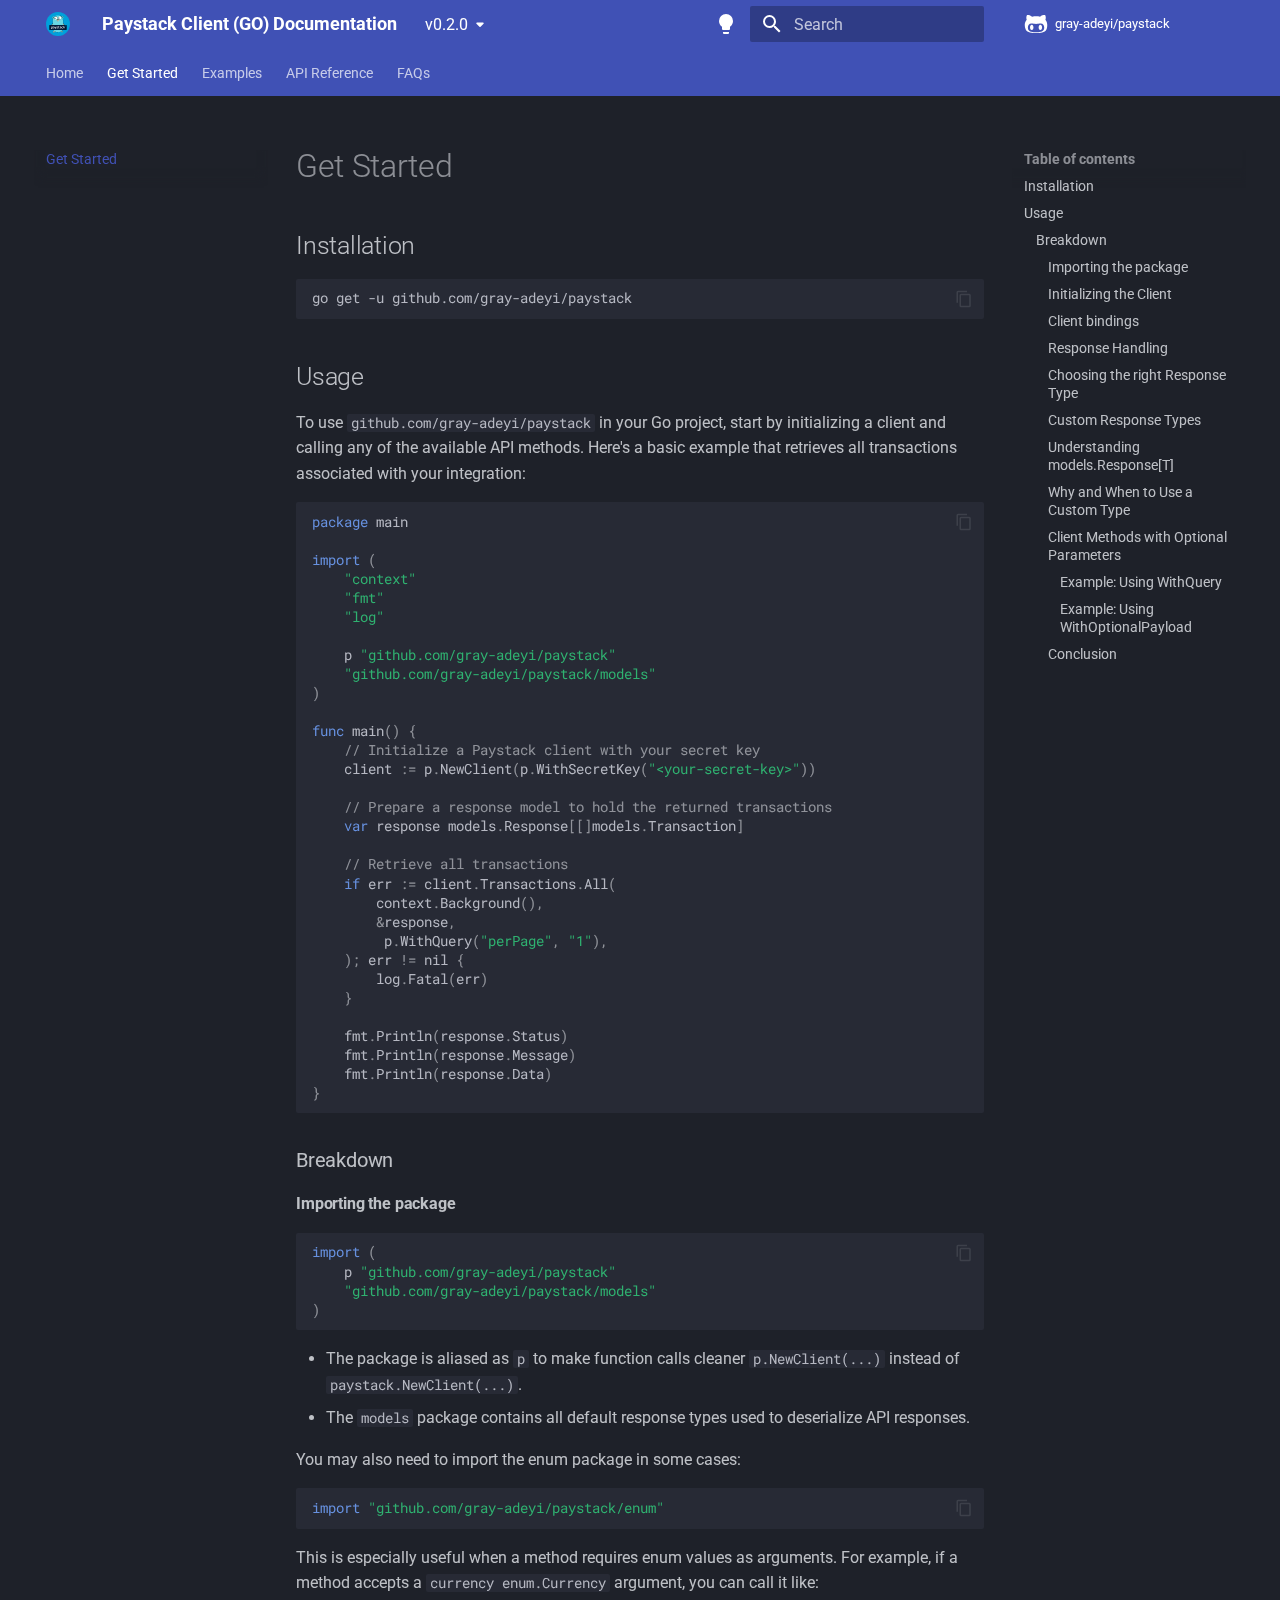
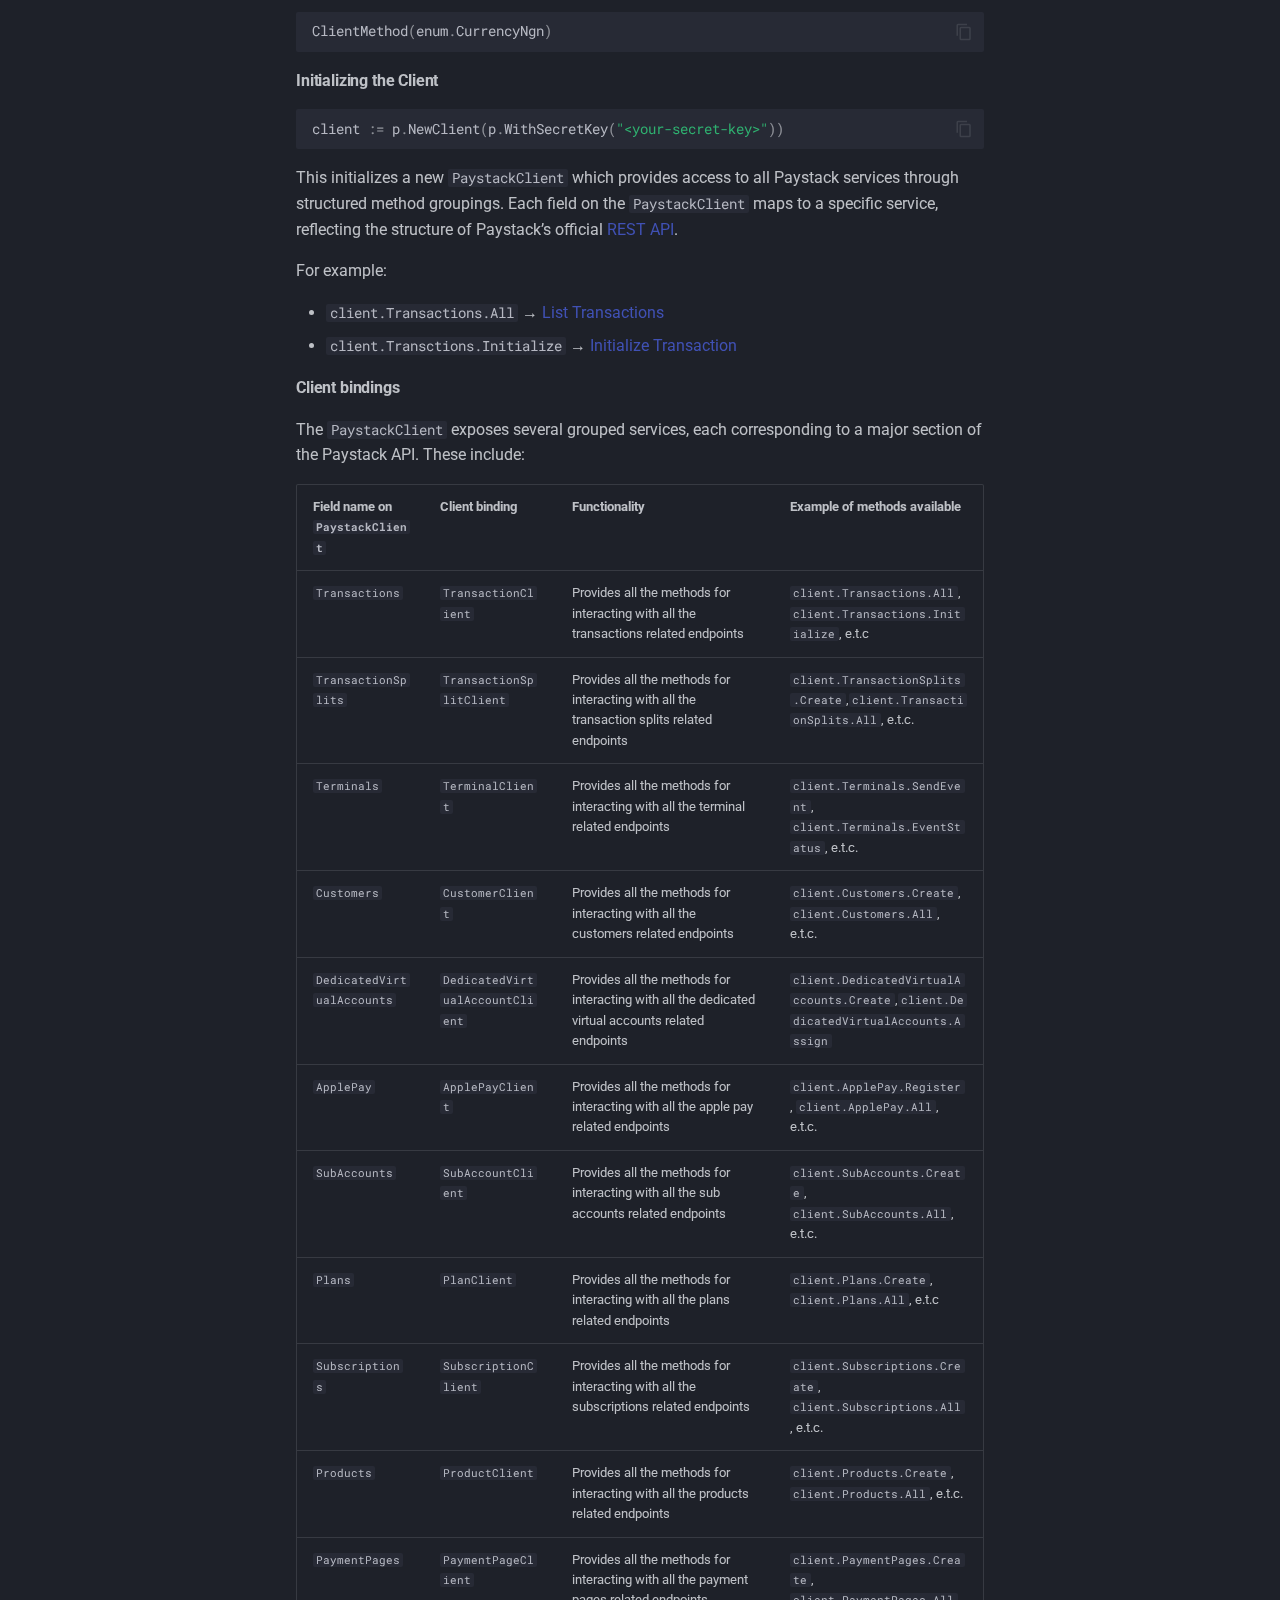
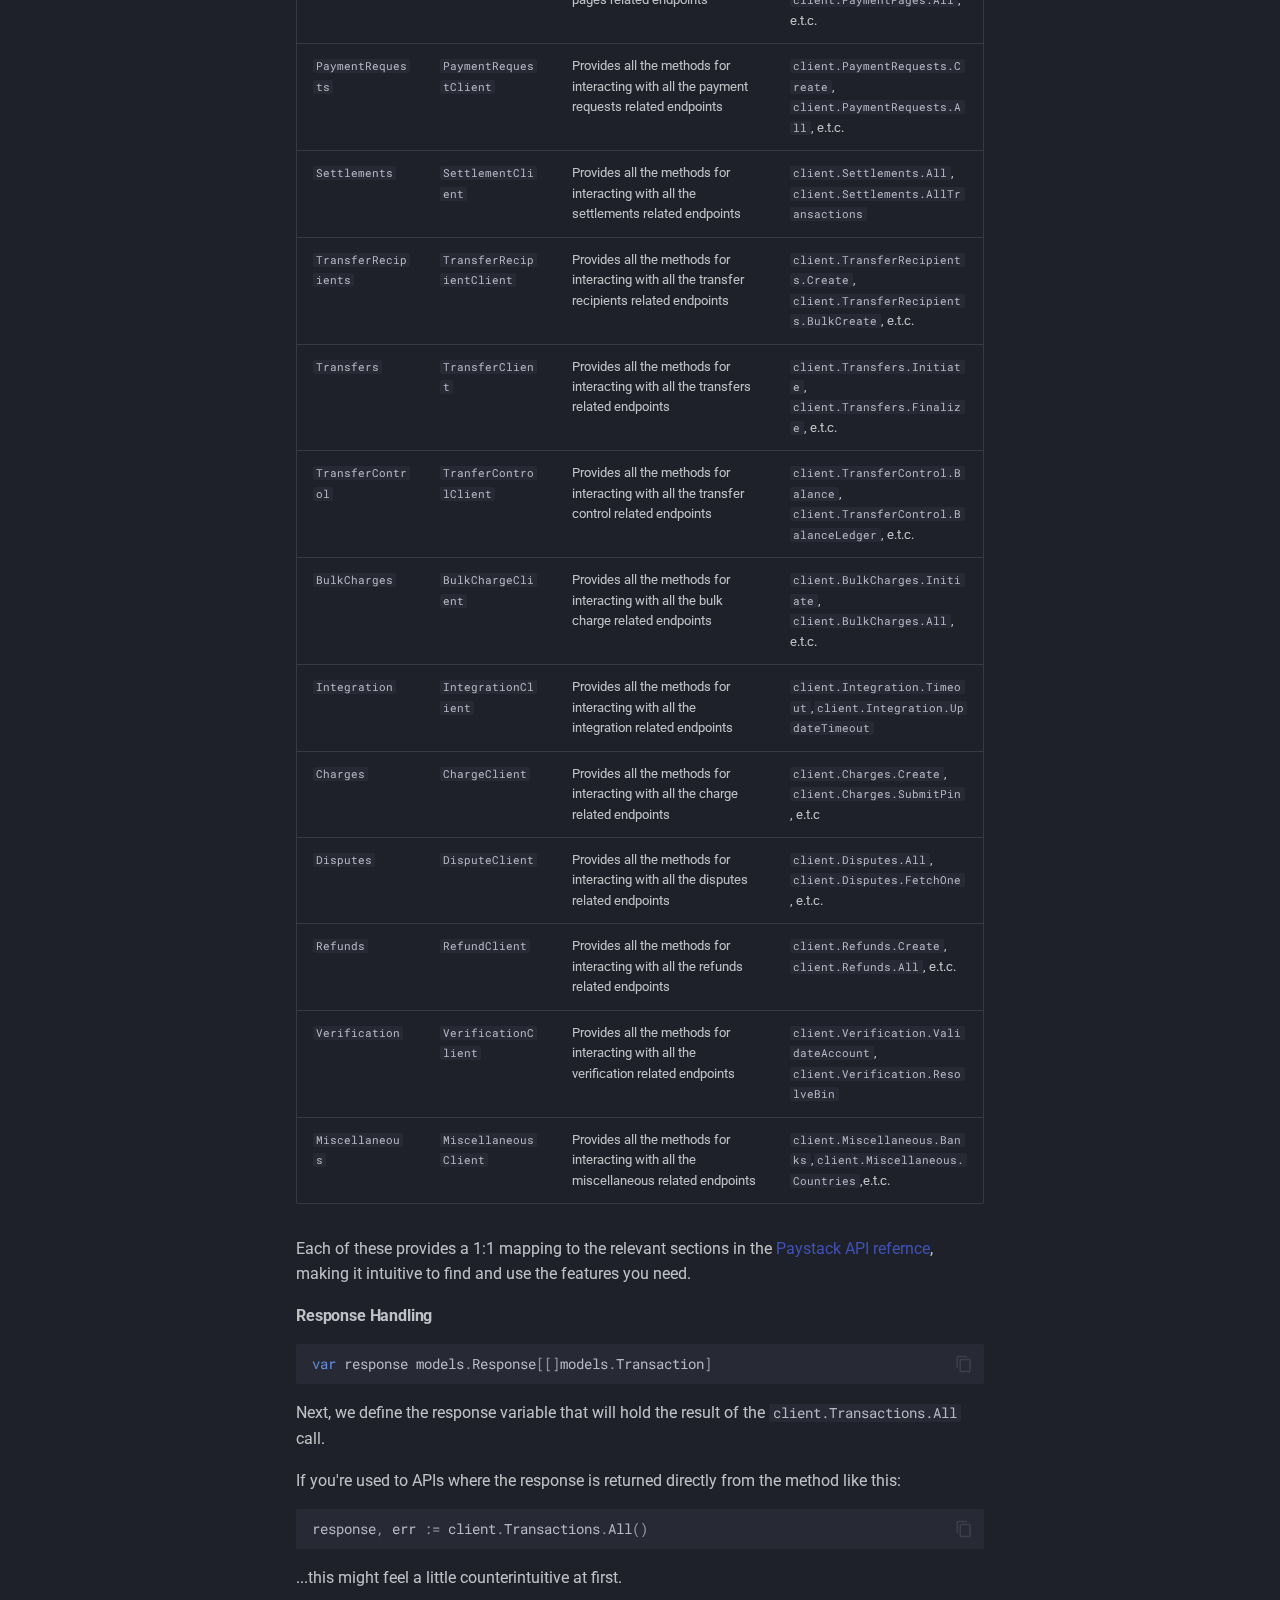
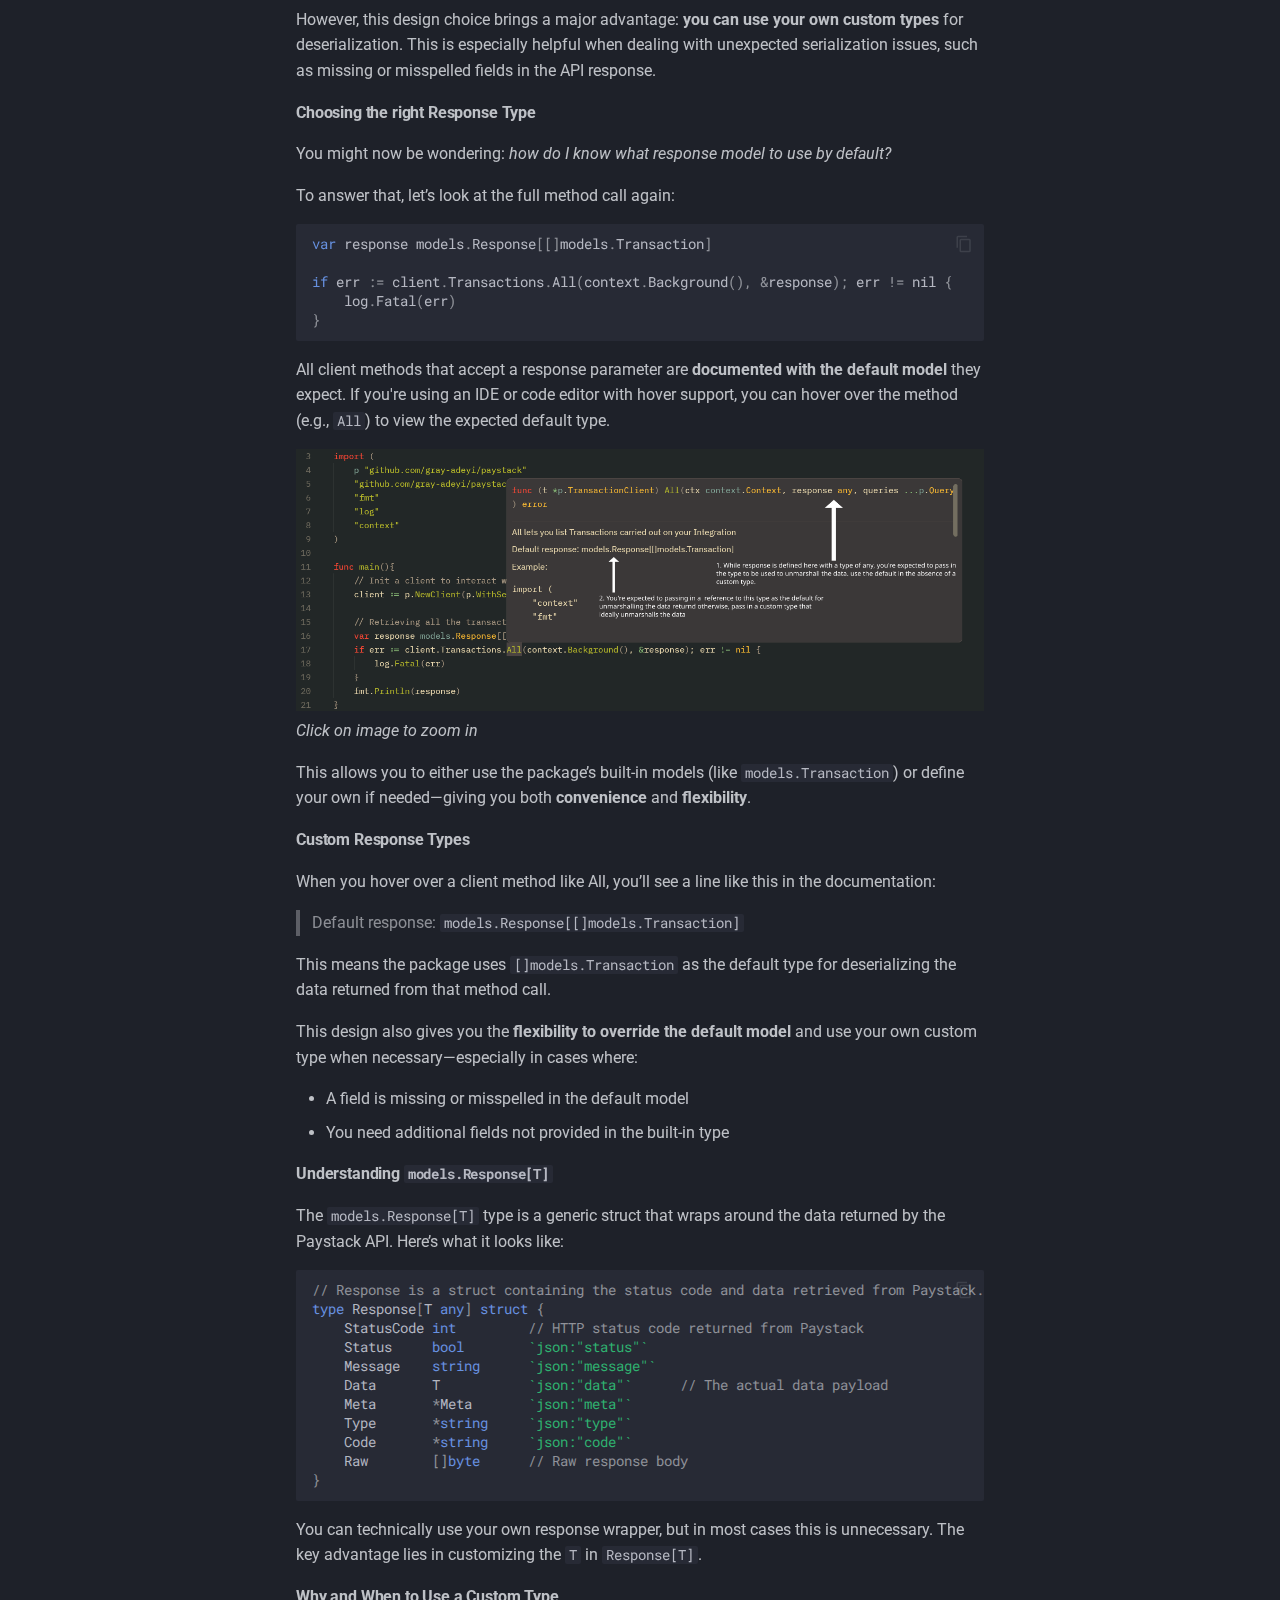
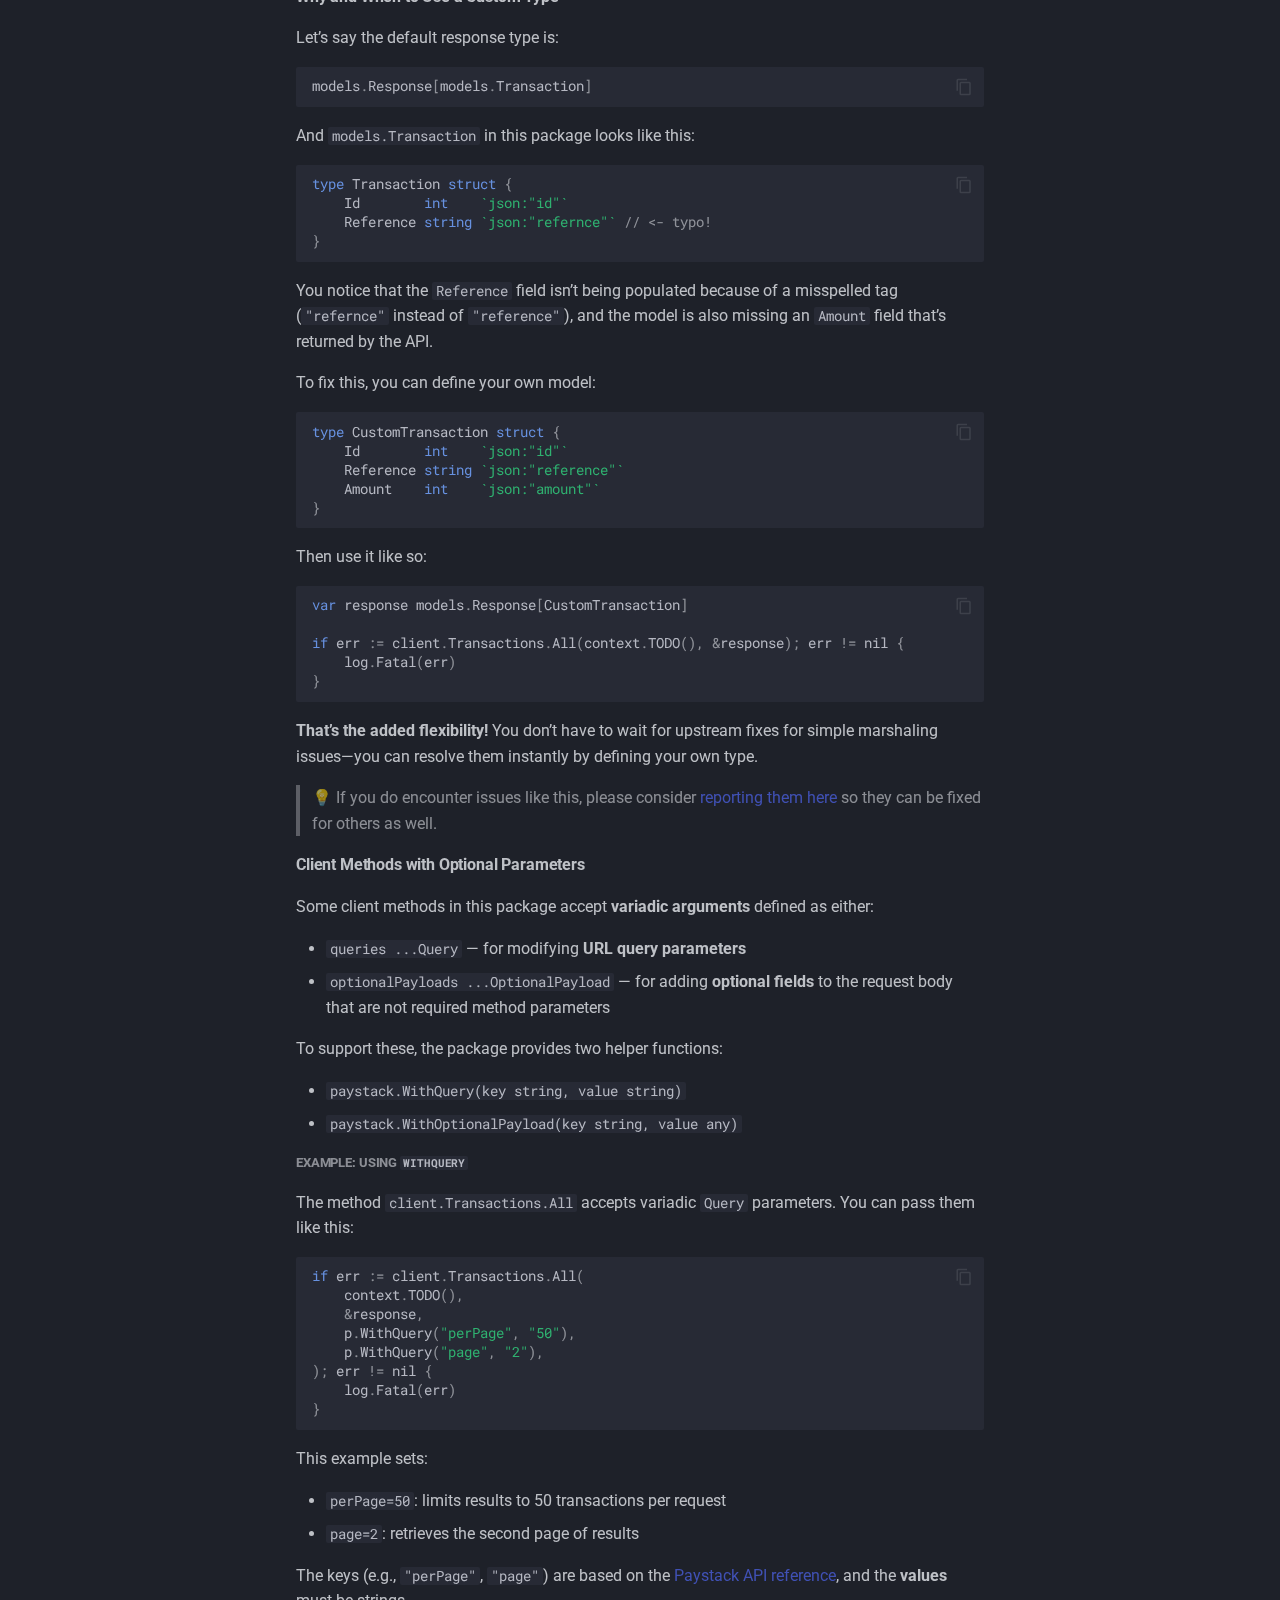
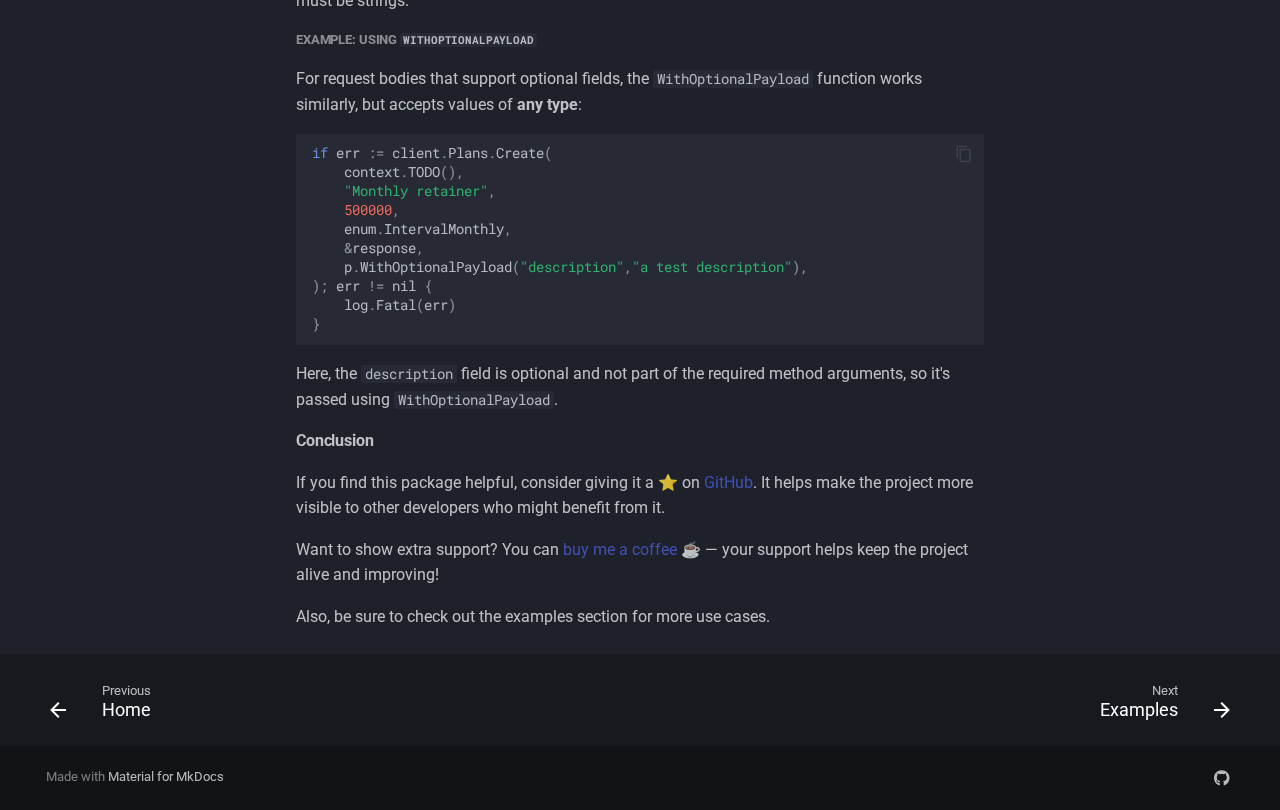
<file: v0.2.1/get-started/index.html>
<!doctype html>
<html lang="en" class="no-js">
  <head>
    
      <meta charset="utf-8">
      <meta name="viewport" content="width=device-width,initial-scale=1">
      
        <meta name="description" content="Paystack Client (GO) documentation">
      
      
        <meta name="author" content="Gbenga Adeyi">
      
      
        <link rel="canonical" href="https://github.com/gray-adeyi/paystack/latest/get-started/">
      
      
        <link rel="prev" href="..">
      
      
        <link rel="next" href="../examples/">
      
      
      <link rel="icon" href="../assets/paystack.svg">
      <meta name="generator" content="mkdocs-1.6.1, mkdocs-material-9.5.34">
    
    
      
        <title>Get Started - Paystack Client (GO) Documentation</title>
      
    
    
      <link rel="stylesheet" href="../assets/stylesheets/main.35f28582.min.css">
      
        
        <link rel="stylesheet" href="../assets/stylesheets/palette.06af60db.min.css">
      
      


    
    
      
    
    
      
        
        
        <link rel="preconnect" href="https://fonts.gstatic.com" crossorigin>
        <link rel="stylesheet" href="https://fonts.googleapis.com/css?family=Roboto:300,300i,400,400i,700,700i%7CRoboto+Mono:400,400i,700,700i&display=fallback">
        <style>:root{--md-text-font:"Roboto";--md-code-font:"Roboto Mono"}</style>
      
    
    
      <link rel="stylesheet" href="../stylesheets/extra.css">
    
    <script>__md_scope=new URL("..",location),__md_hash=e=>[...e].reduce(((e,_)=>(e<<5)-e+_.charCodeAt(0)),0),__md_get=(e,_=localStorage,t=__md_scope)=>JSON.parse(_.getItem(t.pathname+"."+e)),__md_set=(e,_,t=localStorage,a=__md_scope)=>{try{t.setItem(a.pathname+"."+e,JSON.stringify(_))}catch(e){}}</script>
    
      

    
    
    
   <link href="../assets/stylesheets/glightbox.min.css" rel="stylesheet"/><style>
    html.glightbox-open { overflow: initial; height: 100%; }
    .gslide-title { margin-top: 0px; user-select: text; }
    .gslide-desc { color: #666; user-select: text; }
    .gslide-image img { background: white; }
    .gscrollbar-fixer { padding-right: 15px; }
    .gdesc-inner { font-size: 0.75rem; }
    body[data-md-color-scheme="slate"] .gdesc-inner { background: var(--md-default-bg-color);}
    body[data-md-color-scheme="slate"] .gslide-title { color: var(--md-default-fg-color);}
    body[data-md-color-scheme="slate"] .gslide-desc { color: var(--md-default-fg-color);}</style> <script src="../assets/javascripts/glightbox.min.js"></script></head>
  
  
    
    
      
    
    
    
    
    <body dir="ltr" data-md-color-scheme="paystack-light" data-md-color-primary="indigo" data-md-color-accent="indigo">
  
    
    <input class="md-toggle" data-md-toggle="drawer" type="checkbox" id="__drawer" autocomplete="off">
    <input class="md-toggle" data-md-toggle="search" type="checkbox" id="__search" autocomplete="off">
    <label class="md-overlay" for="__drawer"></label>
    <div data-md-component="skip">
      
        
        <a href="#get-started" class="md-skip">
          Skip to content
        </a>
      
    </div>
    <div data-md-component="announce">
      
    </div>
    
      <div data-md-color-scheme="default" data-md-component="outdated" hidden>
        
      </div>
    
    
      

<header class="md-header" data-md-component="header">
  <nav class="md-header__inner md-grid" aria-label="Header">
    <a href=".." title="Paystack Client (GO) Documentation" class="md-header__button md-logo" aria-label="Paystack Client (GO) Documentation" data-md-component="logo">
      
  <img src="../assets/paystack.svg" alt="logo">

    </a>
    <label class="md-header__button md-icon" for="__drawer">
      
      <svg xmlns="http://www.w3.org/2000/svg" viewBox="0 0 24 24"><path d="M3 6h18v2H3zm0 5h18v2H3zm0 5h18v2H3z"/></svg>
    </label>
    <div class="md-header__title" data-md-component="header-title">
      <div class="md-header__ellipsis">
        <div class="md-header__topic">
          <span class="md-ellipsis">
            Paystack Client (GO) Documentation
          </span>
        </div>
        <div class="md-header__topic" data-md-component="header-topic">
          <span class="md-ellipsis">
            
              Get Started
            
          </span>
        </div>
      </div>
    </div>
    
      
        <form class="md-header__option" data-md-component="palette">
  
    
    
    
    <input class="md-option" data-md-color-media="(prefers-color-scheme: light)" data-md-color-scheme="paystack-light" data-md-color-primary="indigo" data-md-color-accent="indigo"  aria-label="Switch to light mode"  type="radio" name="__palette" id="__palette_0">
    
      <label class="md-header__button md-icon" title="Switch to light mode" for="__palette_1" hidden>
        <svg xmlns="http://www.w3.org/2000/svg" viewBox="0 0 24 24"><path d="M12 2a7 7 0 0 0-7 7c0 2.38 1.19 4.47 3 5.74V17a1 1 0 0 0 1 1h6a1 1 0 0 0 1-1v-2.26c1.81-1.27 3-3.36 3-5.74a7 7 0 0 0-7-7M9 21a1 1 0 0 0 1 1h4a1 1 0 0 0 1-1v-1H9z"/></svg>
      </label>
    
  
    
    
    
    <input class="md-option" data-md-color-media="(prefers-color-scheme: dark)" data-md-color-scheme="paystack-dark" data-md-color-primary="indigo" data-md-color-accent="indigo"  aria-label="Switch to dark mode"  type="radio" name="__palette" id="__palette_1">
    
      <label class="md-header__button md-icon" title="Switch to dark mode" for="__palette_0" hidden>
        <svg xmlns="http://www.w3.org/2000/svg" viewBox="0 0 24 24"><path d="M12 2a7 7 0 0 1 7 7c0 2.38-1.19 4.47-3 5.74V17a1 1 0 0 1-1 1H9a1 1 0 0 1-1-1v-2.26C6.19 13.47 5 11.38 5 9a7 7 0 0 1 7-7M9 21v-1h6v1a1 1 0 0 1-1 1h-4a1 1 0 0 1-1-1m3-17a5 5 0 0 0-5 5c0 2.05 1.23 3.81 3 4.58V16h4v-2.42c1.77-.77 3-2.53 3-4.58a5 5 0 0 0-5-5"/></svg>
      </label>
    
  
</form>
      
    
    
      <script>var palette=__md_get("__palette");if(palette&&palette.color){if("(prefers-color-scheme)"===palette.color.media){var media=matchMedia("(prefers-color-scheme: light)"),input=document.querySelector(media.matches?"[data-md-color-media='(prefers-color-scheme: light)']":"[data-md-color-media='(prefers-color-scheme: dark)']");palette.color.media=input.getAttribute("data-md-color-media"),palette.color.scheme=input.getAttribute("data-md-color-scheme"),palette.color.primary=input.getAttribute("data-md-color-primary"),palette.color.accent=input.getAttribute("data-md-color-accent")}for(var[key,value]of Object.entries(palette.color))document.body.setAttribute("data-md-color-"+key,value)}</script>
    
    
    
      <label class="md-header__button md-icon" for="__search">
        
        <svg xmlns="http://www.w3.org/2000/svg" viewBox="0 0 24 24"><path d="M9.5 3A6.5 6.5 0 0 1 16 9.5c0 1.61-.59 3.09-1.56 4.23l.27.27h.79l5 5-1.5 1.5-5-5v-.79l-.27-.27A6.52 6.52 0 0 1 9.5 16 6.5 6.5 0 0 1 3 9.5 6.5 6.5 0 0 1 9.5 3m0 2C7 5 5 7 5 9.5S7 14 9.5 14 14 12 14 9.5 12 5 9.5 5"/></svg>
      </label>
      <div class="md-search" data-md-component="search" role="dialog">
  <label class="md-search__overlay" for="__search"></label>
  <div class="md-search__inner" role="search">
    <form class="md-search__form" name="search">
      <input type="text" class="md-search__input" name="query" aria-label="Search" placeholder="Search" autocapitalize="off" autocorrect="off" autocomplete="off" spellcheck="false" data-md-component="search-query" required>
      <label class="md-search__icon md-icon" for="__search">
        
        <svg xmlns="http://www.w3.org/2000/svg" viewBox="0 0 24 24"><path d="M9.5 3A6.5 6.5 0 0 1 16 9.5c0 1.61-.59 3.09-1.56 4.23l.27.27h.79l5 5-1.5 1.5-5-5v-.79l-.27-.27A6.52 6.52 0 0 1 9.5 16 6.5 6.5 0 0 1 3 9.5 6.5 6.5 0 0 1 9.5 3m0 2C7 5 5 7 5 9.5S7 14 9.5 14 14 12 14 9.5 12 5 9.5 5"/></svg>
        
        <svg xmlns="http://www.w3.org/2000/svg" viewBox="0 0 24 24"><path d="M20 11v2H8l5.5 5.5-1.42 1.42L4.16 12l7.92-7.92L13.5 5.5 8 11z"/></svg>
      </label>
      <nav class="md-search__options" aria-label="Search">
        
          <a href="javascript:void(0)" class="md-search__icon md-icon" title="Share" aria-label="Share" data-clipboard data-clipboard-text="" data-md-component="search-share" tabindex="-1">
            
            <svg xmlns="http://www.w3.org/2000/svg" viewBox="0 0 24 24"><path d="M18 16.08c-.76 0-1.44.3-1.96.77L8.91 12.7c.05-.23.09-.46.09-.7s-.04-.47-.09-.7l7.05-4.11c.54.5 1.25.81 2.04.81a3 3 0 0 0 3-3 3 3 0 0 0-3-3 3 3 0 0 0-3 3c0 .24.04.47.09.7L8.04 9.81C7.5 9.31 6.79 9 6 9a3 3 0 0 0-3 3 3 3 0 0 0 3 3c.79 0 1.5-.31 2.04-.81l7.12 4.15c-.05.21-.08.43-.08.66 0 1.61 1.31 2.91 2.92 2.91s2.92-1.3 2.92-2.91A2.92 2.92 0 0 0 18 16.08"/></svg>
          </a>
        
        <button type="reset" class="md-search__icon md-icon" title="Clear" aria-label="Clear" tabindex="-1">
          
          <svg xmlns="http://www.w3.org/2000/svg" viewBox="0 0 24 24"><path d="M19 6.41 17.59 5 12 10.59 6.41 5 5 6.41 10.59 12 5 17.59 6.41 19 12 13.41 17.59 19 19 17.59 13.41 12z"/></svg>
        </button>
      </nav>
      
        <div class="md-search__suggest" data-md-component="search-suggest"></div>
      
    </form>
    <div class="md-search__output">
      <div class="md-search__scrollwrap" tabindex="0" data-md-scrollfix>
        <div class="md-search-result" data-md-component="search-result">
          <div class="md-search-result__meta">
            Initializing search
          </div>
          <ol class="md-search-result__list" role="presentation"></ol>
        </div>
      </div>
    </div>
  </div>
</div>
    
    
      <div class="md-header__source">
        <a href="https://github.com/gray-adeyi/paystack" title="Go to repository" class="md-source" data-md-component="source">
  <div class="md-source__icon md-icon">
    
    <svg xmlns="http://www.w3.org/2000/svg" viewBox="0 0 480 512"><!--! Font Awesome Free 6.6.0 by @fontawesome - https://fontawesome.com License - https://fontawesome.com/license/free (Icons: CC BY 4.0, Fonts: SIL OFL 1.1, Code: MIT License) Copyright 2024 Fonticons, Inc.--><path d="M186.1 328.7c0 20.9-10.9 55.1-36.7 55.1s-36.7-34.2-36.7-55.1 10.9-55.1 36.7-55.1 36.7 34.2 36.7 55.1M480 278.2c0 31.9-3.2 65.7-17.5 95-37.9 76.6-142.1 74.8-216.7 74.8-75.8 0-186.2 2.7-225.6-74.8-14.6-29-20.2-63.1-20.2-95 0-41.9 13.9-81.5 41.5-113.6-5.2-15.8-7.7-32.4-7.7-48.8 0-21.5 4.9-32.3 14.6-51.8 45.3 0 74.3 9 108.8 36 29-6.9 58.8-10 88.7-10 27 0 54.2 2.9 80.4 9.2 34-26.7 63-35.2 107.8-35.2 9.8 19.5 14.6 30.3 14.6 51.8 0 16.4-2.6 32.7-7.7 48.2 27.5 32.4 39 72.3 39 114.2m-64.3 50.5c0-43.9-26.7-82.6-73.5-82.6-18.9 0-37 3.4-56 6-14.9 2.3-29.8 3.2-45.1 3.2-15.2 0-30.1-.9-45.1-3.2-18.7-2.6-37-6-56-6-46.8 0-73.5 38.7-73.5 82.6 0 87.8 80.4 101.3 150.4 101.3h48.2c70.3 0 150.6-13.4 150.6-101.3m-82.6-55.1c-25.8 0-36.7 34.2-36.7 55.1s10.9 55.1 36.7 55.1 36.7-34.2 36.7-55.1-10.9-55.1-36.7-55.1"/></svg>
  </div>
  <div class="md-source__repository">
    gray-adeyi/paystack
  </div>
</a>
      </div>
    
  </nav>
  
</header>
    
    <div class="md-container" data-md-component="container">
      
      
        
          
            
<nav class="md-tabs" aria-label="Tabs" data-md-component="tabs">
  <div class="md-grid">
    <ul class="md-tabs__list">
      
        
  
  
  
    <li class="md-tabs__item">
      <a href=".." class="md-tabs__link">
        
  
    
  
  Home

      </a>
    </li>
  

      
        
  
  
    
  
  
    <li class="md-tabs__item md-tabs__item--active">
      <a href="./" class="md-tabs__link">
        
  
    
  
  Get Started

      </a>
    </li>
  

      
        
  
  
  
    <li class="md-tabs__item">
      <a href="../examples/" class="md-tabs__link">
        
  
    
  
  Examples

      </a>
    </li>
  

      
        
  
  
  
    <li class="md-tabs__item">
      <a href="../api-reference/" class="md-tabs__link">
        
  
    
  
  API Reference

      </a>
    </li>
  

      
        
  
  
  
    <li class="md-tabs__item">
      <a href="../faqs/" class="md-tabs__link">
        
  
    
  
  FAQs

      </a>
    </li>
  

      
    </ul>
  </div>
</nav>
          
        
      
      <main class="md-main" data-md-component="main">
        <div class="md-main__inner md-grid">
          
            
              
              <div class="md-sidebar md-sidebar--primary" data-md-component="sidebar" data-md-type="navigation" >
                <div class="md-sidebar__scrollwrap">
                  <div class="md-sidebar__inner">
                    


  


<nav class="md-nav md-nav--primary md-nav--lifted" aria-label="Navigation" data-md-level="0">
  <label class="md-nav__title" for="__drawer">
    <a href=".." title="Paystack Client (GO) Documentation" class="md-nav__button md-logo" aria-label="Paystack Client (GO) Documentation" data-md-component="logo">
      
  <img src="../assets/paystack.svg" alt="logo">

    </a>
    Paystack Client (GO) Documentation
  </label>
  
    <div class="md-nav__source">
      <a href="https://github.com/gray-adeyi/paystack" title="Go to repository" class="md-source" data-md-component="source">
  <div class="md-source__icon md-icon">
    
    <svg xmlns="http://www.w3.org/2000/svg" viewBox="0 0 480 512"><!--! Font Awesome Free 6.6.0 by @fontawesome - https://fontawesome.com License - https://fontawesome.com/license/free (Icons: CC BY 4.0, Fonts: SIL OFL 1.1, Code: MIT License) Copyright 2024 Fonticons, Inc.--><path d="M186.1 328.7c0 20.9-10.9 55.1-36.7 55.1s-36.7-34.2-36.7-55.1 10.9-55.1 36.7-55.1 36.7 34.2 36.7 55.1M480 278.2c0 31.9-3.2 65.7-17.5 95-37.9 76.6-142.1 74.8-216.7 74.8-75.8 0-186.2 2.7-225.6-74.8-14.6-29-20.2-63.1-20.2-95 0-41.9 13.9-81.5 41.5-113.6-5.2-15.8-7.7-32.4-7.7-48.8 0-21.5 4.9-32.3 14.6-51.8 45.3 0 74.3 9 108.8 36 29-6.9 58.8-10 88.7-10 27 0 54.2 2.9 80.4 9.2 34-26.7 63-35.2 107.8-35.2 9.8 19.5 14.6 30.3 14.6 51.8 0 16.4-2.6 32.7-7.7 48.2 27.5 32.4 39 72.3 39 114.2m-64.3 50.5c0-43.9-26.7-82.6-73.5-82.6-18.9 0-37 3.4-56 6-14.9 2.3-29.8 3.2-45.1 3.2-15.2 0-30.1-.9-45.1-3.2-18.7-2.6-37-6-56-6-46.8 0-73.5 38.7-73.5 82.6 0 87.8 80.4 101.3 150.4 101.3h48.2c70.3 0 150.6-13.4 150.6-101.3m-82.6-55.1c-25.8 0-36.7 34.2-36.7 55.1s10.9 55.1 36.7 55.1 36.7-34.2 36.7-55.1-10.9-55.1-36.7-55.1"/></svg>
  </div>
  <div class="md-source__repository">
    gray-adeyi/paystack
  </div>
</a>
    </div>
  
  <ul class="md-nav__list" data-md-scrollfix>
    
      
      
  
  
  
  
    <li class="md-nav__item">
      <a href=".." class="md-nav__link">
        
  
  <span class="md-ellipsis">
    Home
  </span>
  

      </a>
    </li>
  

    
      
      
  
  
    
  
  
  
    <li class="md-nav__item md-nav__item--active">
      
      <input class="md-nav__toggle md-toggle" type="checkbox" id="__toc">
      
      
        
      
      
        <label class="md-nav__link md-nav__link--active" for="__toc">
          
  
  <span class="md-ellipsis">
    Get Started
  </span>
  

          <span class="md-nav__icon md-icon"></span>
        </label>
      
      <a href="./" class="md-nav__link md-nav__link--active">
        
  
  <span class="md-ellipsis">
    Get Started
  </span>
  

      </a>
      
        

<nav class="md-nav md-nav--secondary" aria-label="Table of contents">
  
  
  
    
  
  
    <label class="md-nav__title" for="__toc">
      <span class="md-nav__icon md-icon"></span>
      Table of contents
    </label>
    <ul class="md-nav__list" data-md-component="toc" data-md-scrollfix>
      
        <li class="md-nav__item">
  <a href="#installation" class="md-nav__link">
    <span class="md-ellipsis">
      Installation
    </span>
  </a>
  
</li>
      
        <li class="md-nav__item">
  <a href="#usage" class="md-nav__link">
    <span class="md-ellipsis">
      Usage
    </span>
  </a>
  
    <nav class="md-nav" aria-label="Usage">
      <ul class="md-nav__list">
        
          <li class="md-nav__item">
  <a href="#breakdown" class="md-nav__link">
    <span class="md-ellipsis">
      Breakdown
    </span>
  </a>
  
    <nav class="md-nav" aria-label="Breakdown">
      <ul class="md-nav__list">
        
          <li class="md-nav__item">
  <a href="#importing-the-package" class="md-nav__link">
    <span class="md-ellipsis">
      Importing the package
    </span>
  </a>
  
</li>
        
          <li class="md-nav__item">
  <a href="#initializing-the-client" class="md-nav__link">
    <span class="md-ellipsis">
      Initializing the Client
    </span>
  </a>
  
</li>
        
          <li class="md-nav__item">
  <a href="#client-bindings" class="md-nav__link">
    <span class="md-ellipsis">
      Client bindings
    </span>
  </a>
  
</li>
        
          <li class="md-nav__item">
  <a href="#response-handling" class="md-nav__link">
    <span class="md-ellipsis">
      Response Handling
    </span>
  </a>
  
</li>
        
          <li class="md-nav__item">
  <a href="#choosing-the-right-response-type" class="md-nav__link">
    <span class="md-ellipsis">
      Choosing the right Response Type
    </span>
  </a>
  
</li>
        
          <li class="md-nav__item">
  <a href="#custom-response-types" class="md-nav__link">
    <span class="md-ellipsis">
      Custom Response Types
    </span>
  </a>
  
</li>
        
          <li class="md-nav__item">
  <a href="#understanding-modelsresponset" class="md-nav__link">
    <span class="md-ellipsis">
      Understanding models.Response[T]
    </span>
  </a>
  
</li>
        
          <li class="md-nav__item">
  <a href="#why-and-when-to-use-a-custom-type" class="md-nav__link">
    <span class="md-ellipsis">
      Why and When to Use a Custom Type
    </span>
  </a>
  
</li>
        
          <li class="md-nav__item">
  <a href="#client-methods-with-optional-parameters" class="md-nav__link">
    <span class="md-ellipsis">
      Client Methods with Optional Parameters
    </span>
  </a>
  
    <nav class="md-nav" aria-label="Client Methods with Optional Parameters">
      <ul class="md-nav__list">
        
          <li class="md-nav__item">
  <a href="#example-using-withquery" class="md-nav__link">
    <span class="md-ellipsis">
      Example: Using WithQuery
    </span>
  </a>
  
</li>
        
          <li class="md-nav__item">
  <a href="#example-using-withoptionalpayload" class="md-nav__link">
    <span class="md-ellipsis">
      Example: Using WithOptionalPayload
    </span>
  </a>
  
</li>
        
      </ul>
    </nav>
  
</li>
        
          <li class="md-nav__item">
  <a href="#conclusion" class="md-nav__link">
    <span class="md-ellipsis">
      Conclusion
    </span>
  </a>
  
</li>
        
      </ul>
    </nav>
  
</li>
        
      </ul>
    </nav>
  
</li>
      
    </ul>
  
</nav>
      
    </li>
  

    
      
      
  
  
  
  
    <li class="md-nav__item">
      <a href="../examples/" class="md-nav__link">
        
  
  <span class="md-ellipsis">
    Examples
  </span>
  

      </a>
    </li>
  

    
      
      
  
  
  
  
    <li class="md-nav__item">
      <a href="../api-reference/" class="md-nav__link">
        
  
  <span class="md-ellipsis">
    API Reference
  </span>
  

      </a>
    </li>
  

    
      
      
  
  
  
  
    <li class="md-nav__item">
      <a href="../faqs/" class="md-nav__link">
        
  
  <span class="md-ellipsis">
    FAQs
  </span>
  

      </a>
    </li>
  

    
  </ul>
</nav>
                  </div>
                </div>
              </div>
            
            
              
              <div class="md-sidebar md-sidebar--secondary" data-md-component="sidebar" data-md-type="toc" >
                <div class="md-sidebar__scrollwrap">
                  <div class="md-sidebar__inner">
                    

<nav class="md-nav md-nav--secondary" aria-label="Table of contents">
  
  
  
    
  
  
    <label class="md-nav__title" for="__toc">
      <span class="md-nav__icon md-icon"></span>
      Table of contents
    </label>
    <ul class="md-nav__list" data-md-component="toc" data-md-scrollfix>
      
        <li class="md-nav__item">
  <a href="#installation" class="md-nav__link">
    <span class="md-ellipsis">
      Installation
    </span>
  </a>
  
</li>
      
        <li class="md-nav__item">
  <a href="#usage" class="md-nav__link">
    <span class="md-ellipsis">
      Usage
    </span>
  </a>
  
    <nav class="md-nav" aria-label="Usage">
      <ul class="md-nav__list">
        
          <li class="md-nav__item">
  <a href="#breakdown" class="md-nav__link">
    <span class="md-ellipsis">
      Breakdown
    </span>
  </a>
  
    <nav class="md-nav" aria-label="Breakdown">
      <ul class="md-nav__list">
        
          <li class="md-nav__item">
  <a href="#importing-the-package" class="md-nav__link">
    <span class="md-ellipsis">
      Importing the package
    </span>
  </a>
  
</li>
        
          <li class="md-nav__item">
  <a href="#initializing-the-client" class="md-nav__link">
    <span class="md-ellipsis">
      Initializing the Client
    </span>
  </a>
  
</li>
        
          <li class="md-nav__item">
  <a href="#client-bindings" class="md-nav__link">
    <span class="md-ellipsis">
      Client bindings
    </span>
  </a>
  
</li>
        
          <li class="md-nav__item">
  <a href="#response-handling" class="md-nav__link">
    <span class="md-ellipsis">
      Response Handling
    </span>
  </a>
  
</li>
        
          <li class="md-nav__item">
  <a href="#choosing-the-right-response-type" class="md-nav__link">
    <span class="md-ellipsis">
      Choosing the right Response Type
    </span>
  </a>
  
</li>
        
          <li class="md-nav__item">
  <a href="#custom-response-types" class="md-nav__link">
    <span class="md-ellipsis">
      Custom Response Types
    </span>
  </a>
  
</li>
        
          <li class="md-nav__item">
  <a href="#understanding-modelsresponset" class="md-nav__link">
    <span class="md-ellipsis">
      Understanding models.Response[T]
    </span>
  </a>
  
</li>
        
          <li class="md-nav__item">
  <a href="#why-and-when-to-use-a-custom-type" class="md-nav__link">
    <span class="md-ellipsis">
      Why and When to Use a Custom Type
    </span>
  </a>
  
</li>
        
          <li class="md-nav__item">
  <a href="#client-methods-with-optional-parameters" class="md-nav__link">
    <span class="md-ellipsis">
      Client Methods with Optional Parameters
    </span>
  </a>
  
    <nav class="md-nav" aria-label="Client Methods with Optional Parameters">
      <ul class="md-nav__list">
        
          <li class="md-nav__item">
  <a href="#example-using-withquery" class="md-nav__link">
    <span class="md-ellipsis">
      Example: Using WithQuery
    </span>
  </a>
  
</li>
        
          <li class="md-nav__item">
  <a href="#example-using-withoptionalpayload" class="md-nav__link">
    <span class="md-ellipsis">
      Example: Using WithOptionalPayload
    </span>
  </a>
  
</li>
        
      </ul>
    </nav>
  
</li>
        
          <li class="md-nav__item">
  <a href="#conclusion" class="md-nav__link">
    <span class="md-ellipsis">
      Conclusion
    </span>
  </a>
  
</li>
        
      </ul>
    </nav>
  
</li>
        
      </ul>
    </nav>
  
</li>
      
    </ul>
  
</nav>
                  </div>
                </div>
              </div>
            
          
          
            <div class="md-content" data-md-component="content">
              <article class="md-content__inner md-typeset">
                
                  

  
  


<h1 id="get-started">Get Started</h1>
<h2 id="installation">Installation</h2>
<div class="language-bash highlight"><pre><span></span><code><span id="__span-0-1"><a id="__codelineno-0-1" name="__codelineno-0-1" href="#__codelineno-0-1"></a>go<span class="w"> </span>get<span class="w"> </span>-u<span class="w"> </span>github.com/gray-adeyi/paystack
</span></code></pre></div>
<h2 id="usage">Usage</h2>
<p>To use <code>github.com/gray-adeyi/paystack</code> in your Go project, start by
initializing a client and calling any of the available API methods. Here's a
basic example that retrieves all transactions associated with your integration:</p>
<div class="language-go highlight"><pre><span></span><code><span id="__span-1-1"><a id="__codelineno-1-1" name="__codelineno-1-1" href="#__codelineno-1-1"></a><span class="kn">package</span><span class="w"> </span><span class="nx">main</span>
</span><span id="__span-1-2"><a id="__codelineno-1-2" name="__codelineno-1-2" href="#__codelineno-1-2"></a>
</span><span id="__span-1-3"><a id="__codelineno-1-3" name="__codelineno-1-3" href="#__codelineno-1-3"></a><span class="kn">import</span><span class="w"> </span><span class="p">(</span>
</span><span id="__span-1-4"><a id="__codelineno-1-4" name="__codelineno-1-4" href="#__codelineno-1-4"></a><span class="w">    </span><span class="s">&quot;context&quot;</span>
</span><span id="__span-1-5"><a id="__codelineno-1-5" name="__codelineno-1-5" href="#__codelineno-1-5"></a><span class="w">    </span><span class="s">&quot;fmt&quot;</span>
</span><span id="__span-1-6"><a id="__codelineno-1-6" name="__codelineno-1-6" href="#__codelineno-1-6"></a><span class="w">    </span><span class="s">&quot;log&quot;</span>
</span><span id="__span-1-7"><a id="__codelineno-1-7" name="__codelineno-1-7" href="#__codelineno-1-7"></a>
</span><span id="__span-1-8"><a id="__codelineno-1-8" name="__codelineno-1-8" href="#__codelineno-1-8"></a><span class="w">    </span><span class="nx">p</span><span class="w"> </span><span class="s">&quot;github.com/gray-adeyi/paystack&quot;</span>
</span><span id="__span-1-9"><a id="__codelineno-1-9" name="__codelineno-1-9" href="#__codelineno-1-9"></a><span class="w">    </span><span class="s">&quot;github.com/gray-adeyi/paystack/models&quot;</span>
</span><span id="__span-1-10"><a id="__codelineno-1-10" name="__codelineno-1-10" href="#__codelineno-1-10"></a><span class="p">)</span>
</span><span id="__span-1-11"><a id="__codelineno-1-11" name="__codelineno-1-11" href="#__codelineno-1-11"></a>
</span><span id="__span-1-12"><a id="__codelineno-1-12" name="__codelineno-1-12" href="#__codelineno-1-12"></a><span class="kd">func</span><span class="w"> </span><span class="nx">main</span><span class="p">()</span><span class="w"> </span><span class="p">{</span>
</span><span id="__span-1-13"><a id="__codelineno-1-13" name="__codelineno-1-13" href="#__codelineno-1-13"></a><span class="w">    </span><span class="c1">// Initialize a Paystack client with your secret key</span>
</span><span id="__span-1-14"><a id="__codelineno-1-14" name="__codelineno-1-14" href="#__codelineno-1-14"></a><span class="w">    </span><span class="nx">client</span><span class="w"> </span><span class="o">:=</span><span class="w"> </span><span class="nx">p</span><span class="p">.</span><span class="nx">NewClient</span><span class="p">(</span><span class="nx">p</span><span class="p">.</span><span class="nx">WithSecretKey</span><span class="p">(</span><span class="s">&quot;&lt;your-secret-key&gt;&quot;</span><span class="p">))</span>
</span><span id="__span-1-15"><a id="__codelineno-1-15" name="__codelineno-1-15" href="#__codelineno-1-15"></a>
</span><span id="__span-1-16"><a id="__codelineno-1-16" name="__codelineno-1-16" href="#__codelineno-1-16"></a><span class="w">    </span><span class="c1">// Prepare a response model to hold the returned transactions</span>
</span><span id="__span-1-17"><a id="__codelineno-1-17" name="__codelineno-1-17" href="#__codelineno-1-17"></a><span class="w">    </span><span class="kd">var</span><span class="w"> </span><span class="nx">response</span><span class="w"> </span><span class="nx">models</span><span class="p">.</span><span class="nx">Response</span><span class="p">[[]</span><span class="nx">models</span><span class="p">.</span><span class="nx">Transaction</span><span class="p">]</span>
</span><span id="__span-1-18"><a id="__codelineno-1-18" name="__codelineno-1-18" href="#__codelineno-1-18"></a>
</span><span id="__span-1-19"><a id="__codelineno-1-19" name="__codelineno-1-19" href="#__codelineno-1-19"></a><span class="w">    </span><span class="c1">// Retrieve all transactions</span>
</span><span id="__span-1-20"><a id="__codelineno-1-20" name="__codelineno-1-20" href="#__codelineno-1-20"></a><span class="w">    </span><span class="k">if</span><span class="w"> </span><span class="nx">err</span><span class="w"> </span><span class="o">:=</span><span class="w"> </span><span class="nx">client</span><span class="p">.</span><span class="nx">Transactions</span><span class="p">.</span><span class="nx">All</span><span class="p">(</span>
</span><span id="__span-1-21"><a id="__codelineno-1-21" name="__codelineno-1-21" href="#__codelineno-1-21"></a><span class="w">        </span><span class="nx">context</span><span class="p">.</span><span class="nx">Background</span><span class="p">(),</span><span class="w"> </span>
</span><span id="__span-1-22"><a id="__codelineno-1-22" name="__codelineno-1-22" href="#__codelineno-1-22"></a><span class="w">        </span><span class="o">&amp;</span><span class="nx">response</span><span class="p">,</span>
</span><span id="__span-1-23"><a id="__codelineno-1-23" name="__codelineno-1-23" href="#__codelineno-1-23"></a><span class="w">         </span><span class="nx">p</span><span class="p">.</span><span class="nx">WithQuery</span><span class="p">(</span><span class="s">&quot;perPage&quot;</span><span class="p">,</span><span class="w"> </span><span class="s">&quot;1&quot;</span><span class="p">),</span>
</span><span id="__span-1-24"><a id="__codelineno-1-24" name="__codelineno-1-24" href="#__codelineno-1-24"></a><span class="w">    </span><span class="p">);</span><span class="w"> </span><span class="nx">err</span><span class="w"> </span><span class="o">!=</span><span class="w"> </span><span class="kc">nil</span><span class="w"> </span><span class="p">{</span>
</span><span id="__span-1-25"><a id="__codelineno-1-25" name="__codelineno-1-25" href="#__codelineno-1-25"></a><span class="w">        </span><span class="nx">log</span><span class="p">.</span><span class="nx">Fatal</span><span class="p">(</span><span class="nx">err</span><span class="p">)</span>
</span><span id="__span-1-26"><a id="__codelineno-1-26" name="__codelineno-1-26" href="#__codelineno-1-26"></a><span class="w">    </span><span class="p">}</span>
</span><span id="__span-1-27"><a id="__codelineno-1-27" name="__codelineno-1-27" href="#__codelineno-1-27"></a>
</span><span id="__span-1-28"><a id="__codelineno-1-28" name="__codelineno-1-28" href="#__codelineno-1-28"></a><span class="w">    </span><span class="nx">fmt</span><span class="p">.</span><span class="nx">Println</span><span class="p">(</span><span class="nx">response</span><span class="p">.</span><span class="nx">Status</span><span class="p">)</span>
</span><span id="__span-1-29"><a id="__codelineno-1-29" name="__codelineno-1-29" href="#__codelineno-1-29"></a><span class="w">    </span><span class="nx">fmt</span><span class="p">.</span><span class="nx">Println</span><span class="p">(</span><span class="nx">response</span><span class="p">.</span><span class="nx">Message</span><span class="p">)</span>
</span><span id="__span-1-30"><a id="__codelineno-1-30" name="__codelineno-1-30" href="#__codelineno-1-30"></a><span class="w">    </span><span class="nx">fmt</span><span class="p">.</span><span class="nx">Println</span><span class="p">(</span><span class="nx">response</span><span class="p">.</span><span class="nx">Data</span><span class="p">)</span>
</span><span id="__span-1-31"><a id="__codelineno-1-31" name="__codelineno-1-31" href="#__codelineno-1-31"></a><span class="p">}</span>
</span></code></pre></div>
<h3 id="breakdown">Breakdown</h3>
<h4 id="importing-the-package">Importing the package</h4>
<div class="language-go highlight"><pre><span></span><code><span id="__span-2-1"><a id="__codelineno-2-1" name="__codelineno-2-1" href="#__codelineno-2-1"></a><span class="kn">import</span><span class="w"> </span><span class="p">(</span>
</span><span id="__span-2-2"><a id="__codelineno-2-2" name="__codelineno-2-2" href="#__codelineno-2-2"></a><span class="w">    </span><span class="nx">p</span><span class="w"> </span><span class="s">&quot;github.com/gray-adeyi/paystack&quot;</span>
</span><span id="__span-2-3"><a id="__codelineno-2-3" name="__codelineno-2-3" href="#__codelineno-2-3"></a><span class="w">    </span><span class="s">&quot;github.com/gray-adeyi/paystack/models&quot;</span>
</span><span id="__span-2-4"><a id="__codelineno-2-4" name="__codelineno-2-4" href="#__codelineno-2-4"></a><span class="p">)</span>
</span></code></pre></div>
<ul>
<li>The package is aliased as <code>p</code> to make function calls cleaner
  <code>p.NewClient(...)</code> instead of <code>paystack.NewClient(...)</code>.</li>
<li>The <code>models</code> package contains all default response types used to deserialize
  API responses.</li>
</ul>
<p>You may also need to import the enum package in some cases:</p>
<div class="language-go highlight"><pre><span></span><code><span id="__span-3-1"><a id="__codelineno-3-1" name="__codelineno-3-1" href="#__codelineno-3-1"></a><span class="kn">import</span><span class="w"> </span><span class="s">&quot;github.com/gray-adeyi/paystack/enum&quot;</span>
</span></code></pre></div>
<p>This is especially useful when a method requires enum values as arguments. For
example, if a method accepts a <code>currency enum.Currency</code> argument, you can call
it like:</p>
<div class="language-go highlight"><pre><span></span><code><span id="__span-4-1"><a id="__codelineno-4-1" name="__codelineno-4-1" href="#__codelineno-4-1"></a><span class="nx">ClientMethod</span><span class="p">(</span><span class="nx">enum</span><span class="p">.</span><span class="nx">CurrencyNgn</span><span class="p">)</span>
</span></code></pre></div>
<h4 id="initializing-the-client">Initializing the Client</h4>
<div class="language-go highlight"><pre><span></span><code><span id="__span-5-1"><a id="__codelineno-5-1" name="__codelineno-5-1" href="#__codelineno-5-1"></a><span class="nx">client</span><span class="w"> </span><span class="o">:=</span><span class="w"> </span><span class="nx">p</span><span class="p">.</span><span class="nx">NewClient</span><span class="p">(</span><span class="nx">p</span><span class="p">.</span><span class="nx">WithSecretKey</span><span class="p">(</span><span class="s">&quot;&lt;your-secret-key&gt;&quot;</span><span class="p">))</span>
</span></code></pre></div>
<p>This initializes a new <code>PaystackClient</code> which provides access to all Paystack
services through structured method groupings. Each field on the <code>PaystackClient</code>
maps to a specific service, reflecting the structure of Paystack’s official
<a href="https://paystack.com/docs/api/">REST API</a>.</p>
<p>For example:</p>
<ul>
<li><code>client.Transactions.All</code> →
  <a href="https://paystack.com/docs/api/transaction/">List Transactions</a></li>
<li><code>client.Transctions.Initialize</code> →
  <a href="https://paystack.com/docs/api/transaction/">Initialize Transaction</a></li>
</ul>
<h4 id="client-bindings">Client bindings</h4>
<p>The <code>PaystackClient</code> exposes several grouped services, each corresponding to a
major section of the Paystack API. These include:</p>
<table>
<thead>
<tr>
<th>Field name on <code>PaystackClient</code></th>
<th>Client binding</th>
<th>Functionality</th>
<th>Example of methods available</th>
</tr>
</thead>
<tbody>
<tr>
<td><code>Transactions</code></td>
<td><code>TransactionClient</code></td>
<td>Provides all the methods for interacting with all the transactions related endpoints</td>
<td><code>client.Transactions.All</code>, <code>client.Transactions.Initialize</code>, e.t.c</td>
</tr>
<tr>
<td><code>TransactionSplits</code></td>
<td><code>TransactionSplitClient</code></td>
<td>Provides all the methods for interacting with all the transaction splits related endpoints</td>
<td><code>client.TransactionSplits.Create</code>,<code>client.TransactionSplits.All</code>, e.t.c.</td>
</tr>
<tr>
<td><code>Terminals</code></td>
<td><code>TerminalClient</code></td>
<td>Provides all the methods for interacting with all the terminal related endpoints</td>
<td><code>client.Terminals.SendEvent</code>, <code>client.Terminals.EventStatus</code>, e.t.c.</td>
</tr>
<tr>
<td><code>Customers</code></td>
<td><code>CustomerClient</code></td>
<td>Provides all the methods for interacting with all the customers related endpoints</td>
<td><code>client.Customers.Create</code>, <code>client.Customers.All</code>, e.t.c.</td>
</tr>
<tr>
<td><code>DedicatedVirtualAccounts</code></td>
<td><code>DedicatedVirtualAccountClient</code></td>
<td>Provides all the methods for interacting with all the dedicated virtual accounts related endpoints</td>
<td><code>client.DedicatedVirtualAccounts.Create</code>,<code>client.DedicatedVirtualAccounts.Assign</code></td>
</tr>
<tr>
<td><code>ApplePay</code></td>
<td><code>ApplePayClient</code></td>
<td>Provides all the methods for interacting with all the apple pay related endpoints</td>
<td><code>client.ApplePay.Register</code>, <code>client.ApplePay.All</code>, e.t.c.</td>
</tr>
<tr>
<td><code>SubAccounts</code></td>
<td><code>SubAccountClient</code></td>
<td>Provides all the methods for interacting with all the sub accounts related endpoints</td>
<td><code>client.SubAccounts.Create</code>, <code>client.SubAccounts.All</code>, e.t.c.</td>
</tr>
<tr>
<td><code>Plans</code></td>
<td><code>PlanClient</code></td>
<td>Provides all the methods for interacting with all the plans related endpoints</td>
<td><code>client.Plans.Create</code>, <code>client.Plans.All</code>, e.t.c</td>
</tr>
<tr>
<td><code>Subscriptions</code></td>
<td><code>SubscriptionClient</code></td>
<td>Provides all the methods for interacting with all the subscriptions related endpoints</td>
<td><code>client.Subscriptions.Create</code>, <code>client.Subscriptions.All</code>, e.t.c.</td>
</tr>
<tr>
<td><code>Products</code></td>
<td><code>ProductClient</code></td>
<td>Provides all the methods for interacting with all the products related endpoints</td>
<td><code>client.Products.Create</code>, <code>client.Products.All</code>, e.t.c.</td>
</tr>
<tr>
<td><code>PaymentPages</code></td>
<td><code>PaymentPageClient</code></td>
<td>Provides all the methods for interacting with all the payment pages related endpoints</td>
<td><code>client.PaymentPages.Create</code>, <code>client.PaymentPages.All</code>, e.t.c.</td>
</tr>
<tr>
<td><code>PaymentRequests</code></td>
<td><code>PaymentRequestClient</code></td>
<td>Provides all the methods for interacting with all the payment requests related endpoints</td>
<td><code>client.PaymentRequests.Create</code>, <code>client.PaymentRequests.All</code>, e.t.c.</td>
</tr>
<tr>
<td><code>Settlements</code></td>
<td><code>SettlementClient</code></td>
<td>Provides all the methods for interacting with all the settlements related endpoints</td>
<td><code>client.Settlements.All</code>, <code>client.Settlements.AllTransactions</code></td>
</tr>
<tr>
<td><code>TransferRecipients</code></td>
<td><code>TransferRecipientClient</code></td>
<td>Provides all the methods for interacting with all the transfer recipients related endpoints</td>
<td><code>client.TransferRecipients.Create</code>, <code>client.TransferRecipients.BulkCreate</code>, e.t.c.</td>
</tr>
<tr>
<td><code>Transfers</code></td>
<td><code>TransferClient</code></td>
<td>Provides all the methods for interacting with all the transfers related endpoints</td>
<td><code>client.Transfers.Initiate</code>, <code>client.Transfers.Finalize</code>, e.t.c.</td>
</tr>
<tr>
<td><code>TransferControl</code></td>
<td><code>TranferControlClient</code></td>
<td>Provides all the methods for interacting with all the transfer control related endpoints</td>
<td><code>client.TransferControl.Balance</code>, <code>client.TransferControl.BalanceLedger</code>, e.t.c.</td>
</tr>
<tr>
<td><code>BulkCharges</code></td>
<td><code>BulkChargeClient</code></td>
<td>Provides all the methods for interacting with all the bulk charge related endpoints</td>
<td><code>client.BulkCharges.Initiate</code>, <code>client.BulkCharges.All</code>, e.t.c.</td>
</tr>
<tr>
<td><code>Integration</code></td>
<td><code>IntegrationClient</code></td>
<td>Provides all the methods for interacting with all the integration related endpoints</td>
<td><code>client.Integration.Timeout</code>,<code>client.Integration.UpdateTimeout</code></td>
</tr>
<tr>
<td><code>Charges</code></td>
<td><code>ChargeClient</code></td>
<td>Provides all the methods for interacting with all the charge related endpoints</td>
<td><code>client.Charges.Create</code>, <code>client.Charges.SubmitPin</code>, e.t.c</td>
</tr>
<tr>
<td><code>Disputes</code></td>
<td><code>DisputeClient</code></td>
<td>Provides all the methods for interacting with all the disputes related endpoints</td>
<td><code>client.Disputes.All</code>, <code>client.Disputes.FetchOne</code>, e.t.c.</td>
</tr>
<tr>
<td><code>Refunds</code></td>
<td><code>RefundClient</code></td>
<td>Provides all the methods for interacting with all the refunds related endpoints</td>
<td><code>client.Refunds.Create</code>, <code>client.Refunds.All</code>, e.t.c.</td>
</tr>
<tr>
<td><code>Verification</code></td>
<td><code>VerificationClient</code></td>
<td>Provides all the methods for interacting with all the verification related endpoints</td>
<td><code>client.Verification.ValidateAccount</code>, <code>client.Verification.ResolveBin</code></td>
</tr>
<tr>
<td><code>Miscellaneous</code></td>
<td><code>MiscellaneousClient</code></td>
<td>Provides all the methods for interacting with all the miscellaneous related endpoints</td>
<td><code>client.Miscellaneous.Banks</code>,<code>client.Miscellaneous.Countries</code>,e.t.c.</td>
</tr>
</tbody>
</table>
<p>Each of these provides a 1:1 mapping to the relevant sections in the
<a href="https://paystack.com/docs/api/">Paystack API refernce</a>, making it intuitive to
find and use the features you need.</p>
<h4 id="response-handling">Response Handling</h4>
<div class="language-go highlight"><pre><span></span><code><span id="__span-6-1"><a id="__codelineno-6-1" name="__codelineno-6-1" href="#__codelineno-6-1"></a><span class="kd">var</span><span class="w"> </span><span class="nx">response</span><span class="w"> </span><span class="nx">models</span><span class="p">.</span><span class="nx">Response</span><span class="p">[[]</span><span class="nx">models</span><span class="p">.</span><span class="nx">Transaction</span><span class="p">]</span>
</span></code></pre></div>
<p>Next, we define the response variable that will hold the result of the
<code>client.Transactions.All</code> call.</p>
<p>If you're used to APIs where the response is returned directly from the method
like this:</p>
<div class="language-go highlight"><pre><span></span><code><span id="__span-7-1"><a id="__codelineno-7-1" name="__codelineno-7-1" href="#__codelineno-7-1"></a><span class="nx">response</span><span class="p">,</span><span class="w"> </span><span class="nx">err</span><span class="w"> </span><span class="o">:=</span><span class="w"> </span><span class="nx">client</span><span class="p">.</span><span class="nx">Transactions</span><span class="p">.</span><span class="nx">All</span><span class="p">()</span>
</span></code></pre></div>
<p>...this might feel a little counterintuitive at first.</p>
<p>However, this design choice brings a major advantage: <strong>you can use your own
custom types</strong> for deserialization. This is especially helpful when dealing with
unexpected serialization issues, such as missing or misspelled fields in the API
response.</p>
<h4 id="choosing-the-right-response-type">Choosing the right Response Type</h4>
<p>You might now be wondering: <em>how do I know what response model to use by
default?</em></p>
<p>To answer that, let’s look at the full method call again:</p>
<div class="language-go highlight"><pre><span></span><code><span id="__span-8-1"><a id="__codelineno-8-1" name="__codelineno-8-1" href="#__codelineno-8-1"></a><span class="kd">var</span><span class="w"> </span><span class="nx">response</span><span class="w"> </span><span class="nx">models</span><span class="p">.</span><span class="nx">Response</span><span class="p">[[]</span><span class="nx">models</span><span class="p">.</span><span class="nx">Transaction</span><span class="p">]</span>
</span><span id="__span-8-2"><a id="__codelineno-8-2" name="__codelineno-8-2" href="#__codelineno-8-2"></a>
</span><span id="__span-8-3"><a id="__codelineno-8-3" name="__codelineno-8-3" href="#__codelineno-8-3"></a><span class="k">if</span><span class="w"> </span><span class="nx">err</span><span class="w"> </span><span class="o">:=</span><span class="w"> </span><span class="nx">client</span><span class="p">.</span><span class="nx">Transactions</span><span class="p">.</span><span class="nx">All</span><span class="p">(</span><span class="nx">context</span><span class="p">.</span><span class="nx">Background</span><span class="p">(),</span><span class="w"> </span><span class="o">&amp;</span><span class="nx">response</span><span class="p">);</span><span class="w"> </span><span class="nx">err</span><span class="w"> </span><span class="o">!=</span><span class="w"> </span><span class="kc">nil</span><span class="w"> </span><span class="p">{</span>
</span><span id="__span-8-4"><a id="__codelineno-8-4" name="__codelineno-8-4" href="#__codelineno-8-4"></a><span class="w">    </span><span class="nx">log</span><span class="p">.</span><span class="nx">Fatal</span><span class="p">(</span><span class="nx">err</span><span class="p">)</span>
</span><span id="__span-8-5"><a id="__codelineno-8-5" name="__codelineno-8-5" href="#__codelineno-8-5"></a><span class="p">}</span>
</span></code></pre></div>
<p>All client methods that accept a response parameter are <strong>documented with the
default model</strong> they expect. If you're using an IDE or code editor with hover
support, you can hover over the method (e.g., <code>All</code>) to view the expected
default type.</p>
<p><a class="glightbox" href="../assets/image-1.png" data-type="image" data-width="auto" data-height="auto" data-desc-position="bottom"><img alt="figure 1" src="../assets/image-1.png" /></a> <em>Click on image to zoom in</em></p>
<p>This allows you to either use the package’s built-in models (like
<code>models.Transaction</code>) or define your own if needed—giving you both
<strong>convenience</strong> and <strong>flexibility</strong>.</p>
<h4 id="custom-response-types">Custom Response Types</h4>
<p>When you hover over a client method like All, you’ll see a line like this in the
documentation:</p>
<blockquote>
<p>Default response: <code>models.Response[[]models.Transaction]</code></p>
</blockquote>
<p>This means the package uses <code>[]models.Transaction</code> as the default type for
deserializing the data returned from that method call.</p>
<p>This design also gives you the <strong>flexibility to override the default model</strong> and
use your own custom type when necessary—especially in cases where:</p>
<ul>
<li>A field is missing or misspelled in the default model</li>
<li>You need additional fields not provided in the built-in type</li>
</ul>
<h4 id="understanding-modelsresponset">Understanding <code>models.Response[T]</code></h4>
<p>The <code>models.Response[T]</code> type is a generic struct that wraps around the data
returned by the Paystack API. Here’s what it looks like:</p>
<div class="language-go highlight"><pre><span></span><code><span id="__span-9-1"><a id="__codelineno-9-1" name="__codelineno-9-1" href="#__codelineno-9-1"></a><span class="c1">// Response is a struct containing the status code and data retrieved from Paystack.</span>
</span><span id="__span-9-2"><a id="__codelineno-9-2" name="__codelineno-9-2" href="#__codelineno-9-2"></a><span class="kd">type</span><span class="w"> </span><span class="nx">Response</span><span class="p">[</span><span class="nx">T</span><span class="w"> </span><span class="kt">any</span><span class="p">]</span><span class="w"> </span><span class="kd">struct</span><span class="w"> </span><span class="p">{</span>
</span><span id="__span-9-3"><a id="__codelineno-9-3" name="__codelineno-9-3" href="#__codelineno-9-3"></a><span class="w">    </span><span class="nx">StatusCode</span><span class="w"> </span><span class="kt">int</span><span class="w">         </span><span class="c1">// HTTP status code returned from Paystack</span>
</span><span id="__span-9-4"><a id="__codelineno-9-4" name="__codelineno-9-4" href="#__codelineno-9-4"></a><span class="w">    </span><span class="nx">Status</span><span class="w">     </span><span class="kt">bool</span><span class="w">        </span><span class="s">`json:&quot;status&quot;`</span>
</span><span id="__span-9-5"><a id="__codelineno-9-5" name="__codelineno-9-5" href="#__codelineno-9-5"></a><span class="w">    </span><span class="nx">Message</span><span class="w">    </span><span class="kt">string</span><span class="w">      </span><span class="s">`json:&quot;message&quot;`</span>
</span><span id="__span-9-6"><a id="__codelineno-9-6" name="__codelineno-9-6" href="#__codelineno-9-6"></a><span class="w">    </span><span class="nx">Data</span><span class="w">       </span><span class="nx">T</span><span class="w">           </span><span class="s">`json:&quot;data&quot;`</span><span class="w">      </span><span class="c1">// The actual data payload</span>
</span><span id="__span-9-7"><a id="__codelineno-9-7" name="__codelineno-9-7" href="#__codelineno-9-7"></a><span class="w">    </span><span class="nx">Meta</span><span class="w">       </span><span class="o">*</span><span class="nx">Meta</span><span class="w">       </span><span class="s">`json:&quot;meta&quot;`</span>
</span><span id="__span-9-8"><a id="__codelineno-9-8" name="__codelineno-9-8" href="#__codelineno-9-8"></a><span class="w">    </span><span class="nx">Type</span><span class="w">       </span><span class="o">*</span><span class="kt">string</span><span class="w">     </span><span class="s">`json:&quot;type&quot;`</span>
</span><span id="__span-9-9"><a id="__codelineno-9-9" name="__codelineno-9-9" href="#__codelineno-9-9"></a><span class="w">    </span><span class="nx">Code</span><span class="w">       </span><span class="o">*</span><span class="kt">string</span><span class="w">     </span><span class="s">`json:&quot;code&quot;`</span>
</span><span id="__span-9-10"><a id="__codelineno-9-10" name="__codelineno-9-10" href="#__codelineno-9-10"></a><span class="w">    </span><span class="nx">Raw</span><span class="w">        </span><span class="p">[]</span><span class="kt">byte</span><span class="w">      </span><span class="c1">// Raw response body</span>
</span><span id="__span-9-11"><a id="__codelineno-9-11" name="__codelineno-9-11" href="#__codelineno-9-11"></a><span class="p">}</span>
</span></code></pre></div>
<p>You can technically use your own response wrapper, but in most cases this is
unnecessary. The key advantage lies in customizing the <code>T</code> in <code>Response[T]</code>.</p>
<h4 id="why-and-when-to-use-a-custom-type">Why and When to Use a Custom Type</h4>
<p>Let’s say the default response type is:</p>
<div class="language-go highlight"><pre><span></span><code><span id="__span-10-1"><a id="__codelineno-10-1" name="__codelineno-10-1" href="#__codelineno-10-1"></a><span class="nx">models</span><span class="p">.</span><span class="nx">Response</span><span class="p">[</span><span class="nx">models</span><span class="p">.</span><span class="nx">Transaction</span><span class="p">]</span>
</span></code></pre></div>
<p>And <code>models.Transaction</code> in this package looks like this:</p>
<div class="language-go highlight"><pre><span></span><code><span id="__span-11-1"><a id="__codelineno-11-1" name="__codelineno-11-1" href="#__codelineno-11-1"></a><span class="kd">type</span><span class="w"> </span><span class="nx">Transaction</span><span class="w"> </span><span class="kd">struct</span><span class="w"> </span><span class="p">{</span><span class="w">   </span>
</span><span id="__span-11-2"><a id="__codelineno-11-2" name="__codelineno-11-2" href="#__codelineno-11-2"></a><span class="w">    </span><span class="nx">Id</span><span class="w">        </span><span class="kt">int</span><span class="w">    </span><span class="s">`json:&quot;id&quot;`</span>
</span><span id="__span-11-3"><a id="__codelineno-11-3" name="__codelineno-11-3" href="#__codelineno-11-3"></a><span class="w">    </span><span class="nx">Reference</span><span class="w"> </span><span class="kt">string</span><span class="w"> </span><span class="s">`json:&quot;refernce&quot;`</span><span class="w"> </span><span class="c1">// &lt;- typo!</span>
</span><span id="__span-11-4"><a id="__codelineno-11-4" name="__codelineno-11-4" href="#__codelineno-11-4"></a><span class="p">}</span>
</span></code></pre></div>
<p>You notice that the <code>Reference</code> field isn’t being populated because of a
misspelled tag (<code>"refernce"</code> instead of <code>"reference"</code>), and the model is also
missing an <code>Amount</code> field that’s returned by the API.</p>
<p>To fix this, you can define your own model:</p>
<div class="language-go highlight"><pre><span></span><code><span id="__span-12-1"><a id="__codelineno-12-1" name="__codelineno-12-1" href="#__codelineno-12-1"></a><span class="kd">type</span><span class="w"> </span><span class="nx">CustomTransaction</span><span class="w"> </span><span class="kd">struct</span><span class="w"> </span><span class="p">{</span><span class="w"> </span>
</span><span id="__span-12-2"><a id="__codelineno-12-2" name="__codelineno-12-2" href="#__codelineno-12-2"></a><span class="w">    </span><span class="nx">Id</span><span class="w">        </span><span class="kt">int</span><span class="w">    </span><span class="s">`json:&quot;id&quot;`</span>
</span><span id="__span-12-3"><a id="__codelineno-12-3" name="__codelineno-12-3" href="#__codelineno-12-3"></a><span class="w">    </span><span class="nx">Reference</span><span class="w"> </span><span class="kt">string</span><span class="w"> </span><span class="s">`json:&quot;reference&quot;`</span>
</span><span id="__span-12-4"><a id="__codelineno-12-4" name="__codelineno-12-4" href="#__codelineno-12-4"></a><span class="w">    </span><span class="nx">Amount</span><span class="w">    </span><span class="kt">int</span><span class="w">    </span><span class="s">`json:&quot;amount&quot;`</span>
</span><span id="__span-12-5"><a id="__codelineno-12-5" name="__codelineno-12-5" href="#__codelineno-12-5"></a><span class="p">}</span>
</span></code></pre></div>
<p>Then use it like so:</p>
<div class="language-go highlight"><pre><span></span><code><span id="__span-13-1"><a id="__codelineno-13-1" name="__codelineno-13-1" href="#__codelineno-13-1"></a><span class="kd">var</span><span class="w"> </span><span class="nx">response</span><span class="w"> </span><span class="nx">models</span><span class="p">.</span><span class="nx">Response</span><span class="p">[</span><span class="nx">CustomTransaction</span><span class="p">]</span>
</span><span id="__span-13-2"><a id="__codelineno-13-2" name="__codelineno-13-2" href="#__codelineno-13-2"></a>
</span><span id="__span-13-3"><a id="__codelineno-13-3" name="__codelineno-13-3" href="#__codelineno-13-3"></a><span class="k">if</span><span class="w"> </span><span class="nx">err</span><span class="w"> </span><span class="o">:=</span><span class="w"> </span><span class="nx">client</span><span class="p">.</span><span class="nx">Transactions</span><span class="p">.</span><span class="nx">All</span><span class="p">(</span><span class="nx">context</span><span class="p">.</span><span class="nx">TODO</span><span class="p">(),</span><span class="w"> </span><span class="o">&amp;</span><span class="nx">response</span><span class="p">);</span><span class="w"> </span><span class="nx">err</span><span class="w"> </span><span class="o">!=</span><span class="w"> </span><span class="kc">nil</span><span class="w"> </span><span class="p">{</span>
</span><span id="__span-13-4"><a id="__codelineno-13-4" name="__codelineno-13-4" href="#__codelineno-13-4"></a><span class="w">    </span><span class="nx">log</span><span class="p">.</span><span class="nx">Fatal</span><span class="p">(</span><span class="nx">err</span><span class="p">)</span>
</span><span id="__span-13-5"><a id="__codelineno-13-5" name="__codelineno-13-5" href="#__codelineno-13-5"></a><span class="p">}</span>
</span></code></pre></div>
<p><strong>That’s the added flexibility!</strong> You don’t have to wait for upstream fixes for
simple marshaling issues—you can resolve them instantly by defining your own
type.</p>
<blockquote>
<p>💡 If you do encounter issues like this, please consider
<a href="https://github.com/gray-adeyi/paystack/issues/new">reporting them here</a> so
they can be fixed for others as well.</p>
</blockquote>
<h4 id="client-methods-with-optional-parameters">Client Methods with Optional Parameters</h4>
<p>Some client methods in this package accept <strong>variadic arguments</strong> defined as
either:</p>
<ul>
<li><code>queries ...Query</code> — for modifying <strong>URL query parameters</strong></li>
<li><code>optionalPayloads ...OptionalPayload</code> — for adding <strong>optional fields</strong> to the
  request body that are not required method parameters</li>
</ul>
<p>To support these, the package provides two helper functions:</p>
<ul>
<li><code>paystack.WithQuery(key string, value string)</code></li>
<li><code>paystack.WithOptionalPayload(key string, value any)</code></li>
</ul>
<h5 id="example-using-withquery">Example: Using <code>WithQuery</code></h5>
<p>The method <code>client.Transactions.All</code> accepts variadic <code>Query</code> parameters. You
can pass them like this:</p>
<div class="language-go highlight"><pre><span></span><code><span id="__span-14-1"><a id="__codelineno-14-1" name="__codelineno-14-1" href="#__codelineno-14-1"></a><span class="k">if</span><span class="w"> </span><span class="nx">err</span><span class="w"> </span><span class="o">:=</span><span class="w"> </span><span class="nx">client</span><span class="p">.</span><span class="nx">Transactions</span><span class="p">.</span><span class="nx">All</span><span class="p">(</span>
</span><span id="__span-14-2"><a id="__codelineno-14-2" name="__codelineno-14-2" href="#__codelineno-14-2"></a><span class="w">    </span><span class="nx">context</span><span class="p">.</span><span class="nx">TODO</span><span class="p">(),</span>
</span><span id="__span-14-3"><a id="__codelineno-14-3" name="__codelineno-14-3" href="#__codelineno-14-3"></a><span class="w">    </span><span class="o">&amp;</span><span class="nx">response</span><span class="p">,</span>
</span><span id="__span-14-4"><a id="__codelineno-14-4" name="__codelineno-14-4" href="#__codelineno-14-4"></a><span class="w">    </span><span class="nx">p</span><span class="p">.</span><span class="nx">WithQuery</span><span class="p">(</span><span class="s">&quot;perPage&quot;</span><span class="p">,</span><span class="w"> </span><span class="s">&quot;50&quot;</span><span class="p">),</span>
</span><span id="__span-14-5"><a id="__codelineno-14-5" name="__codelineno-14-5" href="#__codelineno-14-5"></a><span class="w">    </span><span class="nx">p</span><span class="p">.</span><span class="nx">WithQuery</span><span class="p">(</span><span class="s">&quot;page&quot;</span><span class="p">,</span><span class="w"> </span><span class="s">&quot;2&quot;</span><span class="p">),</span>
</span><span id="__span-14-6"><a id="__codelineno-14-6" name="__codelineno-14-6" href="#__codelineno-14-6"></a><span class="p">);</span><span class="w"> </span><span class="nx">err</span><span class="w"> </span><span class="o">!=</span><span class="w"> </span><span class="kc">nil</span><span class="w"> </span><span class="p">{</span>
</span><span id="__span-14-7"><a id="__codelineno-14-7" name="__codelineno-14-7" href="#__codelineno-14-7"></a><span class="w">    </span><span class="nx">log</span><span class="p">.</span><span class="nx">Fatal</span><span class="p">(</span><span class="nx">err</span><span class="p">)</span>
</span><span id="__span-14-8"><a id="__codelineno-14-8" name="__codelineno-14-8" href="#__codelineno-14-8"></a><span class="p">}</span>
</span></code></pre></div>
<p>This example sets:</p>
<ul>
<li><code>perPage=50</code>: limits results to 50 transactions per request</li>
<li><code>page=2</code>: retrieves the second page of results</li>
</ul>
<p>The keys (e.g., <code>"perPage"</code>, <code>"page"</code>) are based on the
<a href="https://paystack.com/docs/api/">Paystack API reference</a>, and the <strong>values</strong>
must be strings.</p>
<h5 id="example-using-withoptionalpayload">Example: Using <code>WithOptionalPayload</code></h5>
<p>For request bodies that support optional fields, the <code>WithOptionalPayload</code>
function works similarly, but accepts values of <strong>any type</strong>:</p>
<div class="language-go highlight"><pre><span></span><code><span id="__span-15-1"><a id="__codelineno-15-1" name="__codelineno-15-1" href="#__codelineno-15-1"></a><span class="k">if</span><span class="w"> </span><span class="nx">err</span><span class="w"> </span><span class="o">:=</span><span class="w"> </span><span class="nx">client</span><span class="p">.</span><span class="nx">Plans</span><span class="p">.</span><span class="nx">Create</span><span class="p">(</span>
</span><span id="__span-15-2"><a id="__codelineno-15-2" name="__codelineno-15-2" href="#__codelineno-15-2"></a><span class="w">    </span><span class="nx">context</span><span class="p">.</span><span class="nx">TODO</span><span class="p">(),</span>
</span><span id="__span-15-3"><a id="__codelineno-15-3" name="__codelineno-15-3" href="#__codelineno-15-3"></a><span class="w">    </span><span class="s">&quot;Monthly retainer&quot;</span><span class="p">,</span><span class="w"> </span>
</span><span id="__span-15-4"><a id="__codelineno-15-4" name="__codelineno-15-4" href="#__codelineno-15-4"></a><span class="w">    </span><span class="mi">500000</span><span class="p">,</span><span class="w"> </span>
</span><span id="__span-15-5"><a id="__codelineno-15-5" name="__codelineno-15-5" href="#__codelineno-15-5"></a><span class="w">    </span><span class="nx">enum</span><span class="p">.</span><span class="nx">IntervalMonthly</span><span class="p">,</span><span class="w"> </span>
</span><span id="__span-15-6"><a id="__codelineno-15-6" name="__codelineno-15-6" href="#__codelineno-15-6"></a><span class="w">    </span><span class="o">&amp;</span><span class="nx">response</span><span class="p">,</span><span class="w"> </span>
</span><span id="__span-15-7"><a id="__codelineno-15-7" name="__codelineno-15-7" href="#__codelineno-15-7"></a><span class="w">    </span><span class="nx">p</span><span class="p">.</span><span class="nx">WithOptionalPayload</span><span class="p">(</span><span class="s">&quot;description&quot;</span><span class="p">,</span><span class="s">&quot;a test description&quot;</span><span class="p">),</span>
</span><span id="__span-15-8"><a id="__codelineno-15-8" name="__codelineno-15-8" href="#__codelineno-15-8"></a><span class="p">);</span><span class="w"> </span><span class="nx">err</span><span class="w"> </span><span class="o">!=</span><span class="w"> </span><span class="kc">nil</span><span class="w"> </span><span class="p">{</span>
</span><span id="__span-15-9"><a id="__codelineno-15-9" name="__codelineno-15-9" href="#__codelineno-15-9"></a><span class="w">    </span><span class="nx">log</span><span class="p">.</span><span class="nx">Fatal</span><span class="p">(</span><span class="nx">err</span><span class="p">)</span>
</span><span id="__span-15-10"><a id="__codelineno-15-10" name="__codelineno-15-10" href="#__codelineno-15-10"></a><span class="p">}</span>
</span></code></pre></div>
<p>Here, the <code>description</code> field is optional and not part of the required method
arguments, so it's passed using <code>WithOptionalPayload</code>.</p>
<h4 id="conclusion">Conclusion</h4>
<p>If you find this package helpful, consider giving it a ⭐️ on
<a href="https://github.com/gray-adeyi/paystack">GitHub</a>. It helps make the project more
visible to other developers who might benefit from it.</p>
<p>Want to show extra support? You can
<a href="https://www.buymeacoffee.com/jigani">buy me a coffee</a> ☕ — your support helps
keep the project alive and improving!</p>
<p>Also, be sure to check out the examples section for more use cases.</p>












                
              </article>
            </div>
          
          
  <script>var tabs=__md_get("__tabs");if(Array.isArray(tabs))e:for(var set of document.querySelectorAll(".tabbed-set")){var labels=set.querySelector(".tabbed-labels");for(var tab of tabs)for(var label of labels.getElementsByTagName("label"))if(label.innerText.trim()===tab){var input=document.getElementById(label.htmlFor);input.checked=!0;continue e}}</script>

<script>var target=document.getElementById(location.hash.slice(1));target&&target.name&&(target.checked=target.name.startsWith("__tabbed_"))</script>
        </div>
        
          <button type="button" class="md-top md-icon" data-md-component="top" hidden>
  
  <svg xmlns="http://www.w3.org/2000/svg" viewBox="0 0 24 24"><path d="M13 20h-2V8l-5.5 5.5-1.42-1.42L12 4.16l7.92 7.92-1.42 1.42L13 8z"/></svg>
  Back to top
</button>
        
      </main>
      
        <footer class="md-footer">
  
    
      
      <nav class="md-footer__inner md-grid" aria-label="Footer" >
        
          
          <a href=".." class="md-footer__link md-footer__link--prev" aria-label="Previous: Home">
            <div class="md-footer__button md-icon">
              
              <svg xmlns="http://www.w3.org/2000/svg" viewBox="0 0 24 24"><path d="M20 11v2H8l5.5 5.5-1.42 1.42L4.16 12l7.92-7.92L13.5 5.5 8 11z"/></svg>
            </div>
            <div class="md-footer__title">
              <span class="md-footer__direction">
                Previous
              </span>
              <div class="md-ellipsis">
                Home
              </div>
            </div>
          </a>
        
        
          
          <a href="../examples/" class="md-footer__link md-footer__link--next" aria-label="Next: Examples">
            <div class="md-footer__title">
              <span class="md-footer__direction">
                Next
              </span>
              <div class="md-ellipsis">
                Examples
              </div>
            </div>
            <div class="md-footer__button md-icon">
              
              <svg xmlns="http://www.w3.org/2000/svg" viewBox="0 0 24 24"><path d="M4 11v2h12l-5.5 5.5 1.42 1.42L19.84 12l-7.92-7.92L10.5 5.5 16 11z"/></svg>
            </div>
          </a>
        
      </nav>
    
  
  <div class="md-footer-meta md-typeset">
    <div class="md-footer-meta__inner md-grid">
      <div class="md-copyright">
  
  
    Made with
    <a href="https://squidfunk.github.io/mkdocs-material/" target="_blank" rel="noopener">
      Material for MkDocs
    </a>
  
</div>
      
        <div class="md-social">
  
    
    
    
    
      
      
    
    <a href="https://github.com/gray-adeyi/paystack" target="_blank" rel="noopener" title="github.com" class="md-social__link">
      <svg xmlns="http://www.w3.org/2000/svg" viewBox="0 0 496 512"><!--! Font Awesome Free 6.6.0 by @fontawesome - https://fontawesome.com License - https://fontawesome.com/license/free (Icons: CC BY 4.0, Fonts: SIL OFL 1.1, Code: MIT License) Copyright 2024 Fonticons, Inc.--><path d="M165.9 397.4c0 2-2.3 3.6-5.2 3.6-3.3.3-5.6-1.3-5.6-3.6 0-2 2.3-3.6 5.2-3.6 3-.3 5.6 1.3 5.6 3.6m-31.1-4.5c-.7 2 1.3 4.3 4.3 4.9 2.6 1 5.6 0 6.2-2s-1.3-4.3-4.3-5.2c-2.6-.7-5.5.3-6.2 2.3m44.2-1.7c-2.9.7-4.9 2.6-4.6 4.9.3 2 2.9 3.3 5.9 2.6 2.9-.7 4.9-2.6 4.6-4.6-.3-1.9-3-3.2-5.9-2.9M244.8 8C106.1 8 0 113.3 0 252c0 110.9 69.8 205.8 169.5 239.2 12.8 2.3 17.3-5.6 17.3-12.1 0-6.2-.3-40.4-.3-61.4 0 0-70 15-84.7-29.8 0 0-11.4-29.1-27.8-36.6 0 0-22.9-15.7 1.6-15.4 0 0 24.9 2 38.6 25.8 21.9 38.6 58.6 27.5 72.9 20.9 2.3-16 8.8-27.1 16-33.7-55.9-6.2-112.3-14.3-112.3-110.5 0-27.5 7.6-41.3 23.6-58.9-2.6-6.5-11.1-33.3 2.6-67.9 20.9-6.5 69 27 69 27 20-5.6 41.5-8.5 62.8-8.5s42.8 2.9 62.8 8.5c0 0 48.1-33.6 69-27 13.7 34.7 5.2 61.4 2.6 67.9 16 17.7 25.8 31.5 25.8 58.9 0 96.5-58.9 104.2-114.8 110.5 9.2 7.9 17 22.9 17 46.4 0 33.7-.3 75.4-.3 83.6 0 6.5 4.6 14.4 17.3 12.1C428.2 457.8 496 362.9 496 252 496 113.3 383.5 8 244.8 8M97.2 352.9c-1.3 1-1 3.3.7 5.2 1.6 1.6 3.9 2.3 5.2 1 1.3-1 1-3.3-.7-5.2-1.6-1.6-3.9-2.3-5.2-1m-10.8-8.1c-.7 1.3.3 2.9 2.3 3.9 1.6 1 3.6.7 4.3-.7.7-1.3-.3-2.9-2.3-3.9-2-.6-3.6-.3-4.3.7m32.4 35.6c-1.6 1.3-1 4.3 1.3 6.2 2.3 2.3 5.2 2.6 6.5 1 1.3-1.3.7-4.3-1.3-6.2-2.2-2.3-5.2-2.6-6.5-1m-11.4-14.7c-1.6 1-1.6 3.6 0 5.9s4.3 3.3 5.6 2.3c1.6-1.3 1.6-3.9 0-6.2-1.4-2.3-4-3.3-5.6-2"/></svg>
    </a>
  
</div>
      
    </div>
  </div>
</footer>
      
    </div>
    <div class="md-dialog" data-md-component="dialog">
      <div class="md-dialog__inner md-typeset"></div>
    </div>
    
      <div class="md-progress" data-md-component="progress" role="progressbar"></div>
    
    
    <script id="__config" type="application/json">{"base": "..", "features": ["navigation.instant", "navigation.instant.progress", "navigation.tabs", "navigation.top", "navigation.sections", "navigation.path", "navigation.indexes", "navigation.footer", "search.suggest", "search.highlight", "search.share", "content.tabs.link", "content.code.copy", "content.code.select"], "search": "../assets/javascripts/workers/search.07f07601.min.js", "translations": {"clipboard.copied": "Copied to clipboard", "clipboard.copy": "Copy to clipboard", "search.result.more.one": "1 more on this page", "search.result.more.other": "# more on this page", "search.result.none": "No matching documents", "search.result.one": "1 matching document", "search.result.other": "# matching documents", "search.result.placeholder": "Type to start searching", "search.result.term.missing": "Missing", "select.version": "Select version"}, "version": {"provider": "mike"}}</script>
    
    
      <script src="../assets/javascripts/bundle.56dfad97.min.js"></script>
      
    
  <script id="init-glightbox">const lightbox = GLightbox({"touchNavigation": true, "loop": false, "zoomable": true, "draggable": true, "openEffect": "zoom", "closeEffect": "zoom", "slideEffect": "slide"});
document$.subscribe(() => { lightbox.reload() });
</script></body>
</html>
</file>
<file: v0.2.0/stylesheets/extra.css>
[data-md-color-scheme="paystack-light"] {
  /* Indicate that the site is rendered with a dark color scheme */
  color-scheme: dark;

  /* Default color shades */
  --md-default-fg-color: hsla(var(--md-hue), 15%, 90%, 0.82);
  --md-default-fg-color--light: hsla(var(--md-hue), 15%, 90%, 0.56);
  --md-default-fg-color--lighter: hsla(var(--md-hue), 15%, 90%, 0.32);
  --md-default-fg-color--lightest: hsla(var(--md-hue), 15%, 90%, 0.12);
  --md-default-bg-color: hsla(var(--md-hue), 15%, 14%, 1);
  --md-default-bg-color--light: hsla(var(--md-hue), 15%, 14%, 0.54);
  --md-default-bg-color--lighter: hsla(var(--md-hue), 15%, 14%, 0.26);
  --md-default-bg-color--lightest: hsla(var(--md-hue), 15%, 14%, 0.07);

  /* Code color shades */
  --md-code-fg-color: hsla(var(--md-hue), 18%, 86%, 0.82);
  --md-code-bg-color: hsla(var(--md-hue), 15%, 18%, 1);

  /* Code highlighting color shades */
  --md-code-hl-color: hsla(#{hex2hsl($clr-blue-a400)}, 1);
  --md-code-hl-color--light: hsla(#{hex2hsl($clr-blue-a400)}, 0.1);

  /* Code highlighting syntax color shades */
  --md-code-hl-number-color: hsla(6, 74%, 63%, 1);
  --md-code-hl-special-color: hsla(340, 83%, 66%, 1);
  --md-code-hl-function-color: hsla(291, 57%, 65%, 1);
  --md-code-hl-constant-color: hsla(250, 62%, 70%, 1);
  --md-code-hl-keyword-color: hsla(219, 66%, 64%, 1);
  --md-code-hl-string-color: hsla(150, 58%, 44%, 1);
  --md-code-hl-name-color: var(--md-code-fg-color);
  --md-code-hl-operator-color: var(--md-default-fg-color--light);
  --md-code-hl-punctuation-color: var(--md-default-fg-color--light);
  --md-code-hl-comment-color: var(--md-default-fg-color--light);
  --md-code-hl-generic-color: var(--md-default-fg-color--light);
  --md-code-hl-variable-color: var(--md-default-fg-color--light);

  /* Typeset color shades */
  --md-typeset-color: var(--md-default-fg-color);

  /* Typeset `a` color shades */
  --md-typeset-a-color: var(--md-primary-fg-color);

  /* Typeset `kbd` color shades */
  --md-typeset-kbd-color: hsla(var(--md-hue), 15%, 90%, 0.12);
  --md-typeset-kbd-accent-color: hsla(var(--md-hue), 15%, 90%, 0.2);
  --md-typeset-kbd-border-color: hsla(var(--md-hue), 15%, 14%, 1);

  /* Typeset `mark` color shades */
  --md-typeset-mark-color: hsla(#{hex2hsl($clr-blue-a200)}, 0.3);

  /* Typeset `table` color shades */
  --md-typeset-table-color: hsla(var(--md-hue), 15%, 95%, 0.12);
  --md-typeset-table-color--light: hsla(var(--md-hue), 15%, 95%, 0.035);

  /* Admonition color shades */
  --md-admonition-fg-color: var(--md-default-fg-color);
  --md-admonition-bg-color: var(--md-default-bg-color);

  /* Footer color shades */
  --md-footer-bg-color: hsla(var(--md-hue), 15%, 10%, 0.87);
  --md-footer-bg-color--dark: hsla(var(--md-hue), 15%, 8%, 1);

  /* Shadow depth 1 */
  --md-shadow-z1: 0 #{px2rem(4px)} #{px2rem(10px)} hsla(0, 0%, 0%, 0.05), 0 0
    #{px2rem(1px)} hsla(0, 0%, 0%, 0.1);

  /* Shadow depth 2 */
  --md-shadow-z2: 0 #{px2rem(4px)} #{px2rem(10px)} hsla(0, 0%, 0%, 0.25), 0 0
    #{px2rem(1px)} hsla(0, 0%, 0%, 0.25);

  /* Shadow depth 3 */
  --md-shadow-z3: 0 #{px2rem(4px)} #{px2rem(10px)} hsla(0, 0%, 0%, 0.4), 0 0
    #{px2rem(1px)} hsla(0, 0%, 0%, 0.35);

  /* Hide images for light mode */
  img[src$="#only-light"],
  img[src$="#gh-light-mode-only"] {
    display: none;
  }
}

/* Only use dark mode on screens */
@media screen {
  /* Slate theme, i.e. dark mode */
  [data-md-color-scheme="paystack-dark"] {
    /* Indicate that the site is rendered with a dark color scheme */
    color-scheme: dark;

    /* Default color shades */
    --md-default-fg-color: hsla(var(--md-hue), 15%, 90%, 0.82);
    --md-default-fg-color--light: hsla(var(--md-hue), 15%, 90%, 0.56);
    --md-default-fg-color--lighter: hsla(var(--md-hue), 15%, 90%, 0.32);
    --md-default-fg-color--lightest: hsla(var(--md-hue), 15%, 90%, 0.12);
    --md-default-bg-color: hsla(var(--md-hue), 15%, 14%, 1);
    --md-default-bg-color--light: hsla(var(--md-hue), 15%, 14%, 0.54);
    --md-default-bg-color--lighter: hsla(var(--md-hue), 15%, 14%, 0.26);
    --md-default-bg-color--lightest: hsla(var(--md-hue), 15%, 14%, 0.07);

    /* Code color shades */
    --md-code-fg-color: hsla(var(--md-hue), 18%, 86%, 0.82);
    --md-code-bg-color: hsla(var(--md-hue), 15%, 18%, 1);

    /* Code highlighting color shades */
    --md-code-hl-color: hsla(#{hex2hsl($clr-blue-a400)}, 1);
    --md-code-hl-color--light: hsla(#{hex2hsl($clr-blue-a400)}, 0.1);

    /* Code highlighting syntax color shades */
    --md-code-hl-number-color: hsla(6, 74%, 63%, 1);
    --md-code-hl-special-color: hsla(340, 83%, 66%, 1);
    --md-code-hl-function-color: hsla(291, 57%, 65%, 1);
    --md-code-hl-constant-color: hsla(250, 62%, 70%, 1);
    --md-code-hl-keyword-color: hsla(219, 66%, 64%, 1);
    --md-code-hl-string-color: hsla(150, 58%, 44%, 1);
    --md-code-hl-name-color: var(--md-code-fg-color);
    --md-code-hl-operator-color: var(--md-default-fg-color--light);
    --md-code-hl-punctuation-color: var(--md-default-fg-color--light);
    --md-code-hl-comment-color: var(--md-default-fg-color--light);
    --md-code-hl-generic-color: var(--md-default-fg-color--light);
    --md-code-hl-variable-color: var(--md-default-fg-color--light);

    /* Typeset color shades */
    --md-typeset-color: var(--md-default-fg-color);

    /* Typeset `a` color shades */
    --md-typeset-a-color: var(--md-primary-fg-color);

    /* Typeset `kbd` color shades */
    --md-typeset-kbd-color: hsla(var(--md-hue), 15%, 90%, 0.12);
    --md-typeset-kbd-accent-color: hsla(var(--md-hue), 15%, 90%, 0.2);
    --md-typeset-kbd-border-color: hsla(var(--md-hue), 15%, 14%, 1);

    /* Typeset `mark` color shades */
    --md-typeset-mark-color: hsla(#{hex2hsl($clr-blue-a200)}, 0.3);

    /* Typeset `table` color shades */
    --md-typeset-table-color: hsla(var(--md-hue), 15%, 95%, 0.12);
    --md-typeset-table-color--light: hsla(var(--md-hue), 15%, 95%, 0.035);

    /* Admonition color shades */
    --md-admonition-fg-color: var(--md-default-fg-color);
    --md-admonition-bg-color: var(--md-default-bg-color);

    /* Footer color shades */
    --md-footer-bg-color: hsla(var(--md-hue), 15%, 10%, 0.87);
    --md-footer-bg-color--dark: hsla(var(--md-hue), 15%, 8%, 1);

    /* Shadow depth 1 */
    --md-shadow-z1: 0 #{px2rem(4px)} #{px2rem(10px)} hsla(0, 0%, 0%, 0.05), 0 0
      #{px2rem(1px)} hsla(0, 0%, 0%, 0.1);

    /* Shadow depth 2 */
    --md-shadow-z2: 0 #{px2rem(4px)} #{px2rem(10px)} hsla(0, 0%, 0%, 0.25), 0 0
      #{px2rem(1px)} hsla(0, 0%, 0%, 0.25);

    /* Shadow depth 3 */
    --md-shadow-z3: 0 #{px2rem(4px)} #{px2rem(10px)} hsla(0, 0%, 0%, 0.4), 0 0
      #{px2rem(1px)} hsla(0, 0%, 0%, 0.35);

    /* Hide images for light mode */
    img[src$="#only-light"],
    img[src$="#gh-light-mode-only"] {
      display: none;
    }
  }

  /* Switching in progress - disable all transitions temporarily */
  [data-md-color-switching] *,
  [data-md-color-switching] *::before,
  [data-md-color-switching] *::after {
    transition-duration: 0ms !important;
  }
}
</file>
<file: v0.2.1/stylesheets/extra.css>
[data-md-color-scheme="paystack-light"] {
  /* Indicate that the site is rendered with a dark color scheme */
  color-scheme: dark;

  /* Default color shades */
  --md-default-fg-color: hsla(var(--md-hue), 15%, 90%, 0.82);
  --md-default-fg-color--light: hsla(var(--md-hue), 15%, 90%, 0.56);
  --md-default-fg-color--lighter: hsla(var(--md-hue), 15%, 90%, 0.32);
  --md-default-fg-color--lightest: hsla(var(--md-hue), 15%, 90%, 0.12);
  --md-default-bg-color: hsla(var(--md-hue), 15%, 14%, 1);
  --md-default-bg-color--light: hsla(var(--md-hue), 15%, 14%, 0.54);
  --md-default-bg-color--lighter: hsla(var(--md-hue), 15%, 14%, 0.26);
  --md-default-bg-color--lightest: hsla(var(--md-hue), 15%, 14%, 0.07);

  /* Code color shades */
  --md-code-fg-color: hsla(var(--md-hue), 18%, 86%, 0.82);
  --md-code-bg-color: hsla(var(--md-hue), 15%, 18%, 1);

  /* Code highlighting color shades */
  --md-code-hl-color: hsla(#{hex2hsl($clr-blue-a400)}, 1);
  --md-code-hl-color--light: hsla(#{hex2hsl($clr-blue-a400)}, 0.1);

  /* Code highlighting syntax color shades */
  --md-code-hl-number-color: hsla(6, 74%, 63%, 1);
  --md-code-hl-special-color: hsla(340, 83%, 66%, 1);
  --md-code-hl-function-color: hsla(291, 57%, 65%, 1);
  --md-code-hl-constant-color: hsla(250, 62%, 70%, 1);
  --md-code-hl-keyword-color: hsla(219, 66%, 64%, 1);
  --md-code-hl-string-color: hsla(150, 58%, 44%, 1);
  --md-code-hl-name-color: var(--md-code-fg-color);
  --md-code-hl-operator-color: var(--md-default-fg-color--light);
  --md-code-hl-punctuation-color: var(--md-default-fg-color--light);
  --md-code-hl-comment-color: var(--md-default-fg-color--light);
  --md-code-hl-generic-color: var(--md-default-fg-color--light);
  --md-code-hl-variable-color: var(--md-default-fg-color--light);

  /* Typeset color shades */
  --md-typeset-color: var(--md-default-fg-color);

  /* Typeset `a` color shades */
  --md-typeset-a-color: var(--md-primary-fg-color);

  /* Typeset `kbd` color shades */
  --md-typeset-kbd-color: hsla(var(--md-hue), 15%, 90%, 0.12);
  --md-typeset-kbd-accent-color: hsla(var(--md-hue), 15%, 90%, 0.2);
  --md-typeset-kbd-border-color: hsla(var(--md-hue), 15%, 14%, 1);

  /* Typeset `mark` color shades */
  --md-typeset-mark-color: hsla(#{hex2hsl($clr-blue-a200)}, 0.3);

  /* Typeset `table` color shades */
  --md-typeset-table-color: hsla(var(--md-hue), 15%, 95%, 0.12);
  --md-typeset-table-color--light: hsla(var(--md-hue), 15%, 95%, 0.035);

  /* Admonition color shades */
  --md-admonition-fg-color: var(--md-default-fg-color);
  --md-admonition-bg-color: var(--md-default-bg-color);

  /* Footer color shades */
  --md-footer-bg-color: hsla(var(--md-hue), 15%, 10%, 0.87);
  --md-footer-bg-color--dark: hsla(var(--md-hue), 15%, 8%, 1);

  /* Shadow depth 1 */
  --md-shadow-z1: 0 #{px2rem(4px)} #{px2rem(10px)} hsla(0, 0%, 0%, 0.05), 0 0
    #{px2rem(1px)} hsla(0, 0%, 0%, 0.1);

  /* Shadow depth 2 */
  --md-shadow-z2: 0 #{px2rem(4px)} #{px2rem(10px)} hsla(0, 0%, 0%, 0.25), 0 0
    #{px2rem(1px)} hsla(0, 0%, 0%, 0.25);

  /* Shadow depth 3 */
  --md-shadow-z3: 0 #{px2rem(4px)} #{px2rem(10px)} hsla(0, 0%, 0%, 0.4), 0 0
    #{px2rem(1px)} hsla(0, 0%, 0%, 0.35);

  /* Hide images for light mode */
  img[src$="#only-light"],
  img[src$="#gh-light-mode-only"] {
    display: none;
  }
}

/* Only use dark mode on screens */
@media screen {
  /* Slate theme, i.e. dark mode */
  [data-md-color-scheme="paystack-dark"] {
    /* Indicate that the site is rendered with a dark color scheme */
    color-scheme: dark;

    /* Default color shades */
    --md-default-fg-color: hsla(var(--md-hue), 15%, 90%, 0.82);
    --md-default-fg-color--light: hsla(var(--md-hue), 15%, 90%, 0.56);
    --md-default-fg-color--lighter: hsla(var(--md-hue), 15%, 90%, 0.32);
    --md-default-fg-color--lightest: hsla(var(--md-hue), 15%, 90%, 0.12);
    --md-default-bg-color: hsla(var(--md-hue), 15%, 14%, 1);
    --md-default-bg-color--light: hsla(var(--md-hue), 15%, 14%, 0.54);
    --md-default-bg-color--lighter: hsla(var(--md-hue), 15%, 14%, 0.26);
    --md-default-bg-color--lightest: hsla(var(--md-hue), 15%, 14%, 0.07);

    /* Code color shades */
    --md-code-fg-color: hsla(var(--md-hue), 18%, 86%, 0.82);
    --md-code-bg-color: hsla(var(--md-hue), 15%, 18%, 1);

    /* Code highlighting color shades */
    --md-code-hl-color: hsla(#{hex2hsl($clr-blue-a400)}, 1);
    --md-code-hl-color--light: hsla(#{hex2hsl($clr-blue-a400)}, 0.1);

    /* Code highlighting syntax color shades */
    --md-code-hl-number-color: hsla(6, 74%, 63%, 1);
    --md-code-hl-special-color: hsla(340, 83%, 66%, 1);
    --md-code-hl-function-color: hsla(291, 57%, 65%, 1);
    --md-code-hl-constant-color: hsla(250, 62%, 70%, 1);
    --md-code-hl-keyword-color: hsla(219, 66%, 64%, 1);
    --md-code-hl-string-color: hsla(150, 58%, 44%, 1);
    --md-code-hl-name-color: var(--md-code-fg-color);
    --md-code-hl-operator-color: var(--md-default-fg-color--light);
    --md-code-hl-punctuation-color: var(--md-default-fg-color--light);
    --md-code-hl-comment-color: var(--md-default-fg-color--light);
    --md-code-hl-generic-color: var(--md-default-fg-color--light);
    --md-code-hl-variable-color: var(--md-default-fg-color--light);

    /* Typeset color shades */
    --md-typeset-color: var(--md-default-fg-color);

    /* Typeset `a` color shades */
    --md-typeset-a-color: var(--md-primary-fg-color);

    /* Typeset `kbd` color shades */
    --md-typeset-kbd-color: hsla(var(--md-hue), 15%, 90%, 0.12);
    --md-typeset-kbd-accent-color: hsla(var(--md-hue), 15%, 90%, 0.2);
    --md-typeset-kbd-border-color: hsla(var(--md-hue), 15%, 14%, 1);

    /* Typeset `mark` color shades */
    --md-typeset-mark-color: hsla(#{hex2hsl($clr-blue-a200)}, 0.3);

    /* Typeset `table` color shades */
    --md-typeset-table-color: hsla(var(--md-hue), 15%, 95%, 0.12);
    --md-typeset-table-color--light: hsla(var(--md-hue), 15%, 95%, 0.035);

    /* Admonition color shades */
    --md-admonition-fg-color: var(--md-default-fg-color);
    --md-admonition-bg-color: var(--md-default-bg-color);

    /* Footer color shades */
    --md-footer-bg-color: hsla(var(--md-hue), 15%, 10%, 0.87);
    --md-footer-bg-color--dark: hsla(var(--md-hue), 15%, 8%, 1);

    /* Shadow depth 1 */
    --md-shadow-z1: 0 #{px2rem(4px)} #{px2rem(10px)} hsla(0, 0%, 0%, 0.05), 0 0
      #{px2rem(1px)} hsla(0, 0%, 0%, 0.1);

    /* Shadow depth 2 */
    --md-shadow-z2: 0 #{px2rem(4px)} #{px2rem(10px)} hsla(0, 0%, 0%, 0.25), 0 0
      #{px2rem(1px)} hsla(0, 0%, 0%, 0.25);

    /* Shadow depth 3 */
    --md-shadow-z3: 0 #{px2rem(4px)} #{px2rem(10px)} hsla(0, 0%, 0%, 0.4), 0 0
      #{px2rem(1px)} hsla(0, 0%, 0%, 0.35);

    /* Hide images for light mode */
    img[src$="#only-light"],
    img[src$="#gh-light-mode-only"] {
      display: none;
    }
  }

  /* Switching in progress - disable all transitions temporarily */
  [data-md-color-switching] *,
  [data-md-color-switching] *::before,
  [data-md-color-switching] *::after {
    transition-duration: 0ms !important;
  }
}
</file>
<file: v0.2.0/assets/stylesheets/main.35f28582.min.css>
@charset "UTF-8";html{-webkit-text-size-adjust:none;-moz-text-size-adjust:none;text-size-adjust:none;box-sizing:border-box}*,:after,:before{box-sizing:inherit}@media (prefers-reduced-motion){*,:after,:before{transition:none!important}}body{margin:0}a,button,input,label{-webkit-tap-highlight-color:transparent}a{color:inherit;text-decoration:none}hr{border:0;box-sizing:initial;display:block;height:.05rem;overflow:visible;padding:0}small{font-size:80%}sub,sup{line-height:1em}img{border-style:none}table{border-collapse:initial;border-spacing:0}td,th{font-weight:400;vertical-align:top}button{background:#0000;border:0;font-family:inherit;font-size:inherit;margin:0;padding:0}input{border:0;outline:none}:root{--md-primary-fg-color:#4051b5;--md-primary-fg-color--light:#5d6cc0;--md-primary-fg-color--dark:#303fa1;--md-primary-bg-color:#fff;--md-primary-bg-color--light:#ffffffb3;--md-accent-fg-color:#526cfe;--md-accent-fg-color--transparent:#526cfe1a;--md-accent-bg-color:#fff;--md-accent-bg-color--light:#ffffffb3}[data-md-color-scheme=default]{color-scheme:light}[data-md-color-scheme=default] img[src$="#gh-dark-mode-only"],[data-md-color-scheme=default] img[src$="#only-dark"]{display:none}:root,[data-md-color-scheme=default]{--md-hue:225deg;--md-default-fg-color:#000000de;--md-default-fg-color--light:#0000008a;--md-default-fg-color--lighter:#00000052;--md-default-fg-color--lightest:#00000012;--md-default-bg-color:#fff;--md-default-bg-color--light:#ffffffb3;--md-default-bg-color--lighter:#ffffff4d;--md-default-bg-color--lightest:#ffffff1f;--md-code-fg-color:#36464e;--md-code-bg-color:#f5f5f5;--md-code-hl-color:#4287ff;--md-code-hl-color--light:#4287ff1a;--md-code-hl-number-color:#d52a2a;--md-code-hl-special-color:#db1457;--md-code-hl-function-color:#a846b9;--md-code-hl-constant-color:#6e59d9;--md-code-hl-keyword-color:#3f6ec6;--md-code-hl-string-color:#1c7d4d;--md-code-hl-name-color:var(--md-code-fg-color);--md-code-hl-operator-color:var(--md-default-fg-color--light);--md-code-hl-punctuation-color:var(--md-default-fg-color--light);--md-code-hl-comment-color:var(--md-default-fg-color--light);--md-code-hl-generic-color:var(--md-default-fg-color--light);--md-code-hl-variable-color:var(--md-default-fg-color--light);--md-typeset-color:var(--md-default-fg-color);--md-typeset-a-color:var(--md-primary-fg-color);--md-typeset-del-color:#f5503d26;--md-typeset-ins-color:#0bd57026;--md-typeset-kbd-color:#fafafa;--md-typeset-kbd-accent-color:#fff;--md-typeset-kbd-border-color:#b8b8b8;--md-typeset-mark-color:#ffff0080;--md-typeset-table-color:#0000001f;--md-typeset-table-color--light:rgba(0,0,0,.035);--md-admonition-fg-color:var(--md-default-fg-color);--md-admonition-bg-color:var(--md-default-bg-color);--md-warning-fg-color:#000000de;--md-warning-bg-color:#ff9;--md-footer-fg-color:#fff;--md-footer-fg-color--light:#ffffffb3;--md-footer-fg-color--lighter:#ffffff73;--md-footer-bg-color:#000000de;--md-footer-bg-color--dark:#00000052;--md-shadow-z1:0 0.2rem 0.5rem #0000000d,0 0 0.05rem #0000001a;--md-shadow-z2:0 0.2rem 0.5rem #0000001a,0 0 0.05rem #00000040;--md-shadow-z3:0 0.2rem 0.5rem #0003,0 0 0.05rem #00000059}.md-icon svg{fill:currentcolor;display:block;height:1.2rem;width:1.2rem}body{-webkit-font-smoothing:antialiased;-moz-osx-font-smoothing:grayscale;--md-text-font-family:var(--md-text-font,_),-apple-system,BlinkMacSystemFont,Helvetica,Arial,sans-serif;--md-code-font-family:var(--md-code-font,_),SFMono-Regular,Consolas,Menlo,monospace}aside,body,input{font-feature-settings:"kern","liga";color:var(--md-typeset-color);font-family:var(--md-text-font-family)}code,kbd,pre{font-feature-settings:"kern";font-family:var(--md-code-font-family)}:root{--md-typeset-table-sort-icon:url('data:image/svg+xml;charset=utf-8,<svg xmlns="http://www.w3.org/2000/svg" viewBox="0 0 24 24"><path d="m18 21-4-4h3V7h-3l4-4 4 4h-3v10h3M2 19v-2h10v2M2 13v-2h7v2M2 7V5h4v2z"/></svg>');--md-typeset-table-sort-icon--asc:url('data:image/svg+xml;charset=utf-8,<svg xmlns="http://www.w3.org/2000/svg" viewBox="0 0 24 24"><path d="M19 17h3l-4 4-4-4h3V3h2M2 17h10v2H2M6 5v2H2V5m0 6h7v2H2z"/></svg>');--md-typeset-table-sort-icon--desc:url('data:image/svg+xml;charset=utf-8,<svg xmlns="http://www.w3.org/2000/svg" viewBox="0 0 24 24"><path d="M19 7h3l-4-4-4 4h3v14h2M2 17h10v2H2M6 5v2H2V5m0 6h7v2H2z"/></svg>')}.md-typeset{-webkit-print-color-adjust:exact;color-adjust:exact;font-size:.8rem;line-height:1.6}@media print{.md-typeset{font-size:.68rem}}.md-typeset blockquote,.md-typeset dl,.md-typeset figure,.md-typeset ol,.md-typeset pre,.md-typeset ul{margin-bottom:1em;margin-top:1em}.md-typeset h1{color:var(--md-default-fg-color--light);font-size:2em;line-height:1.3;margin:0 0 1.25em}.md-typeset h1,.md-typeset h2{font-weight:300;letter-spacing:-.01em}.md-typeset h2{font-size:1.5625em;line-height:1.4;margin:1.6em 0 .64em}.md-typeset h3{font-size:1.25em;font-weight:400;letter-spacing:-.01em;line-height:1.5;margin:1.6em 0 .8em}.md-typeset h2+h3{margin-top:.8em}.md-typeset h4{font-weight:700;letter-spacing:-.01em;margin:1em 0}.md-typeset h5,.md-typeset h6{color:var(--md-default-fg-color--light);font-size:.8em;font-weight:700;letter-spacing:-.01em;margin:1.25em 0}.md-typeset h5{text-transform:uppercase}.md-typeset hr{border-bottom:.05rem solid var(--md-default-fg-color--lightest);display:flow-root;margin:1.5em 0}.md-typeset a{color:var(--md-typeset-a-color);word-break:break-word}.md-typeset a,.md-typeset a:before{transition:color 125ms}.md-typeset a:focus,.md-typeset a:hover{color:var(--md-accent-fg-color)}.md-typeset a:focus code,.md-typeset a:hover code{background-color:var(--md-accent-fg-color--transparent)}.md-typeset a code{color:currentcolor;transition:background-color 125ms}.md-typeset a.focus-visible{outline-color:var(--md-accent-fg-color);outline-offset:.2rem}.md-typeset code,.md-typeset kbd,.md-typeset pre{color:var(--md-code-fg-color);direction:ltr;font-variant-ligatures:none}@media print{.md-typeset code,.md-typeset kbd,.md-typeset pre{white-space:pre-wrap}}.md-typeset code{background-color:var(--md-code-bg-color);border-radius:.1rem;-webkit-box-decoration-break:clone;box-decoration-break:clone;font-size:.85em;padding:0 .2941176471em;word-break:break-word}.md-typeset code:not(.focus-visible){-webkit-tap-highlight-color:transparent;outline:none}.md-typeset pre{display:flow-root;line-height:1.4;position:relative}.md-typeset pre>code{-webkit-box-decoration-break:slice;box-decoration-break:slice;box-shadow:none;display:block;margin:0;outline-color:var(--md-accent-fg-color);overflow:auto;padding:.7720588235em 1.1764705882em;scrollbar-color:var(--md-default-fg-color--lighter) #0000;scrollbar-width:thin;touch-action:auto;word-break:normal}.md-typeset pre>code:hover{scrollbar-color:var(--md-accent-fg-color) #0000}.md-typeset pre>code::-webkit-scrollbar{height:.2rem;width:.2rem}.md-typeset pre>code::-webkit-scrollbar-thumb{background-color:var(--md-default-fg-color--lighter)}.md-typeset pre>code::-webkit-scrollbar-thumb:hover{background-color:var(--md-accent-fg-color)}.md-typeset kbd{background-color:var(--md-typeset-kbd-color);border-radius:.1rem;box-shadow:0 .1rem 0 .05rem var(--md-typeset-kbd-border-color),0 .1rem 0 var(--md-typeset-kbd-border-color),0 -.1rem .2rem var(--md-typeset-kbd-accent-color) inset;color:var(--md-default-fg-color);display:inline-block;font-size:.75em;padding:0 .6666666667em;vertical-align:text-top;word-break:break-word}.md-typeset mark{background-color:var(--md-typeset-mark-color);-webkit-box-decoration-break:clone;box-decoration-break:clone;color:inherit;word-break:break-word}.md-typeset abbr{border-bottom:.05rem dotted var(--md-default-fg-color--light);cursor:help;text-decoration:none}.md-typeset small{opacity:.75}[dir=ltr] .md-typeset sub,[dir=ltr] .md-typeset sup{margin-left:.078125em}[dir=rtl] .md-typeset sub,[dir=rtl] .md-typeset sup{margin-right:.078125em}[dir=ltr] .md-typeset blockquote{padding-left:.6rem}[dir=rtl] .md-typeset blockquote{padding-right:.6rem}[dir=ltr] .md-typeset blockquote{border-left:.2rem solid var(--md-default-fg-color--lighter)}[dir=rtl] .md-typeset blockquote{border-right:.2rem solid var(--md-default-fg-color--lighter)}.md-typeset blockquote{color:var(--md-default-fg-color--light);margin-left:0;margin-right:0}.md-typeset ul{list-style-type:disc}[dir=ltr] .md-typeset ol,[dir=ltr] .md-typeset ul{margin-left:.625em}[dir=rtl] .md-typeset ol,[dir=rtl] .md-typeset ul{margin-right:.625em}.md-typeset ol,.md-typeset ul{padding:0}.md-typeset ol:not([hidden]),.md-typeset ul:not([hidden]){display:flow-root}.md-typeset ol ol,.md-typeset ul ol{list-style-type:lower-alpha}.md-typeset ol ol ol,.md-typeset ul ol ol{list-style-type:lower-roman}[dir=ltr] .md-typeset ol li,[dir=ltr] .md-typeset ul li{margin-left:1.25em}[dir=rtl] .md-typeset ol li,[dir=rtl] .md-typeset ul li{margin-right:1.25em}.md-typeset ol li,.md-typeset ul li{margin-bottom:.5em}.md-typeset ol li blockquote,.md-typeset ol li p,.md-typeset ul li blockquote,.md-typeset ul li p{margin:.5em 0}.md-typeset ol li:last-child,.md-typeset ul li:last-child{margin-bottom:0}[dir=ltr] .md-typeset ol li ol,[dir=ltr] .md-typeset ol li ul,[dir=ltr] .md-typeset ul li ol,[dir=ltr] .md-typeset ul li ul{margin-left:.625em}[dir=rtl] .md-typeset ol li ol,[dir=rtl] .md-typeset ol li ul,[dir=rtl] .md-typeset ul li ol,[dir=rtl] .md-typeset ul li ul{margin-right:.625em}.md-typeset ol li ol,.md-typeset ol li ul,.md-typeset ul li ol,.md-typeset ul li ul{margin-bottom:.5em;margin-top:.5em}[dir=ltr] .md-typeset dd{margin-left:1.875em}[dir=rtl] .md-typeset dd{margin-right:1.875em}.md-typeset dd{margin-bottom:1.5em;margin-top:1em}.md-typeset img,.md-typeset svg,.md-typeset video{height:auto;max-width:100%}.md-typeset img[align=left]{margin:1em 1em 1em 0}.md-typeset img[align=right]{margin:1em 0 1em 1em}.md-typeset img[align]:only-child{margin-top:0}.md-typeset figure{display:flow-root;margin:1em auto;max-width:100%;text-align:center;width:-moz-fit-content;width:fit-content}.md-typeset figure img{display:block;margin:0 auto}.md-typeset figcaption{font-style:italic;margin:1em auto;max-width:24rem}.md-typeset iframe{max-width:100%}.md-typeset table:not([class]){background-color:var(--md-default-bg-color);border:.05rem solid var(--md-typeset-table-color);border-radius:.1rem;display:inline-block;font-size:.64rem;max-width:100%;overflow:auto;touch-action:auto}@media print{.md-typeset table:not([class]){display:table}}.md-typeset table:not([class])+*{margin-top:1.5em}.md-typeset table:not([class]) td>:first-child,.md-typeset table:not([class]) th>:first-child{margin-top:0}.md-typeset table:not([class]) td>:last-child,.md-typeset table:not([class]) th>:last-child{margin-bottom:0}.md-typeset table:not([class]) td:not([align]),.md-typeset table:not([class]) th:not([align]){text-align:left}[dir=rtl] .md-typeset table:not([class]) td:not([align]),[dir=rtl] .md-typeset table:not([class]) th:not([align]){text-align:right}.md-typeset table:not([class]) th{font-weight:700;min-width:5rem;padding:.9375em 1.25em;vertical-align:top}.md-typeset table:not([class]) td{border-top:.05rem solid var(--md-typeset-table-color);padding:.9375em 1.25em;vertical-align:top}.md-typeset table:not([class]) tbody tr{transition:background-color 125ms}.md-typeset table:not([class]) tbody tr:hover{background-color:var(--md-typeset-table-color--light);box-shadow:0 .05rem 0 var(--md-default-bg-color) inset}.md-typeset table:not([class]) a{word-break:normal}.md-typeset table th[role=columnheader]{cursor:pointer}[dir=ltr] .md-typeset table th[role=columnheader]:after{margin-left:.5em}[dir=rtl] .md-typeset table th[role=columnheader]:after{margin-right:.5em}.md-typeset table th[role=columnheader]:after{content:"";display:inline-block;height:1.2em;-webkit-mask-image:var(--md-typeset-table-sort-icon);mask-image:var(--md-typeset-table-sort-icon);-webkit-mask-repeat:no-repeat;mask-repeat:no-repeat;-webkit-mask-size:contain;mask-size:contain;transition:background-color 125ms;vertical-align:text-bottom;width:1.2em}.md-typeset table th[role=columnheader]:hover:after{background-color:var(--md-default-fg-color--lighter)}.md-typeset table th[role=columnheader][aria-sort=ascending]:after{background-color:var(--md-default-fg-color--light);-webkit-mask-image:var(--md-typeset-table-sort-icon--asc);mask-image:var(--md-typeset-table-sort-icon--asc)}.md-typeset table th[role=columnheader][aria-sort=descending]:after{background-color:var(--md-default-fg-color--light);-webkit-mask-image:var(--md-typeset-table-sort-icon--desc);mask-image:var(--md-typeset-table-sort-icon--desc)}.md-typeset__scrollwrap{margin:1em -.8rem;overflow-x:auto;touch-action:auto}.md-typeset__table{display:inline-block;margin-bottom:.5em;padding:0 .8rem}@media print{.md-typeset__table{display:block}}html .md-typeset__table table{display:table;margin:0;overflow:hidden;width:100%}@media screen and (max-width:44.984375em){.md-content__inner>pre{margin:1em -.8rem}.md-content__inner>pre code{border-radius:0}}.md-typeset .md-author{border-radius:100%;display:block;flex-shrink:0;height:1.6rem;overflow:hidden;position:relative;transition:color 125ms,transform 125ms;width:1.6rem}.md-typeset .md-author img{display:block}.md-typeset .md-author--more{background:var(--md-default-fg-color--lightest);color:var(--md-default-fg-color--lighter);font-size:.6rem;font-weight:700;line-height:1.6rem;text-align:center}.md-typeset .md-author--long{height:2.4rem;width:2.4rem}.md-typeset a.md-author{transform:scale(1)}.md-typeset a.md-author img{border-radius:100%;filter:grayscale(100%) opacity(75%);transition:filter 125ms}.md-typeset a.md-author:focus,.md-typeset a.md-author:hover{transform:scale(1.1);z-index:1}.md-typeset a.md-author:focus img,.md-typeset a.md-author:hover img{filter:grayscale(0)}.md-banner{background-color:var(--md-footer-bg-color);color:var(--md-footer-fg-color);overflow:auto}@media print{.md-banner{display:none}}.md-banner--warning{background-color:var(--md-warning-bg-color);color:var(--md-warning-fg-color)}.md-banner__inner{font-size:.7rem;margin:.6rem auto;padding:0 .8rem}[dir=ltr] .md-banner__button{float:right}[dir=rtl] .md-banner__button{float:left}.md-banner__button{color:inherit;cursor:pointer;transition:opacity .25s}.no-js .md-banner__button{display:none}.md-banner__button:hover{opacity:.7}html{font-size:125%;height:100%;overflow-x:hidden}@media screen and (min-width:100em){html{font-size:137.5%}}@media screen and (min-width:125em){html{font-size:150%}}body{background-color:var(--md-default-bg-color);display:flex;flex-direction:column;font-size:.5rem;min-height:100%;position:relative;width:100%}@media print{body{display:block}}@media screen and (max-width:59.984375em){body[data-md-scrolllock]{position:fixed}}.md-grid{margin-left:auto;margin-right:auto;max-width:61rem}.md-container{display:flex;flex-direction:column;flex-grow:1}@media print{.md-container{display:block}}.md-main{flex-grow:1}.md-main__inner{display:flex;height:100%;margin-top:1.5rem}.md-ellipsis{overflow:hidden;text-overflow:ellipsis}.md-toggle{display:none}.md-option{height:0;opacity:0;position:absolute;width:0}.md-option:checked+label:not([hidden]){display:block}.md-option.focus-visible+label{outline-color:var(--md-accent-fg-color);outline-style:auto}.md-skip{background-color:var(--md-default-fg-color);border-radius:.1rem;color:var(--md-default-bg-color);font-size:.64rem;margin:.5rem;opacity:0;outline-color:var(--md-accent-fg-color);padding:.3rem .5rem;position:fixed;transform:translateY(.4rem);z-index:-1}.md-skip:focus{opacity:1;transform:translateY(0);transition:transform .25s cubic-bezier(.4,0,.2,1),opacity 175ms 75ms;z-index:10}@page{margin:25mm}:root{--md-clipboard-icon:url('data:image/svg+xml;charset=utf-8,<svg xmlns="http://www.w3.org/2000/svg" viewBox="0 0 24 24"><path d="M19 21H8V7h11m0-2H8a2 2 0 0 0-2 2v14a2 2 0 0 0 2 2h11a2 2 0 0 0 2-2V7a2 2 0 0 0-2-2m-3-4H4a2 2 0 0 0-2 2v14h2V3h12z"/></svg>')}.md-clipboard{border-radius:.1rem;color:var(--md-default-fg-color--lightest);cursor:pointer;height:1.5em;outline-color:var(--md-accent-fg-color);outline-offset:.1rem;position:absolute;right:.5em;top:.5em;transition:color .25s;width:1.5em;z-index:1}@media print{.md-clipboard{display:none}}.md-clipboard:not(.focus-visible){-webkit-tap-highlight-color:transparent;outline:none}:hover>.md-clipboard{color:var(--md-default-fg-color--light)}.md-clipboard:focus,.md-clipboard:hover{color:var(--md-accent-fg-color)}.md-clipboard:after{background-color:currentcolor;content:"";display:block;height:1.125em;margin:0 auto;-webkit-mask-image:var(--md-clipboard-icon);mask-image:var(--md-clipboard-icon);-webkit-mask-position:center;mask-position:center;-webkit-mask-repeat:no-repeat;mask-repeat:no-repeat;-webkit-mask-size:contain;mask-size:contain;width:1.125em}.md-clipboard--inline{cursor:pointer}.md-clipboard--inline code{transition:color .25s,background-color .25s}.md-clipboard--inline:focus code,.md-clipboard--inline:hover code{background-color:var(--md-accent-fg-color--transparent);color:var(--md-accent-fg-color)}.md-typeset .md-code__content{display:grid}@keyframes consent{0%{opacity:0;transform:translateY(100%)}to{opacity:1;transform:translateY(0)}}@keyframes overlay{0%{opacity:0}to{opacity:1}}.md-consent__overlay{animation:overlay .25s both;-webkit-backdrop-filter:blur(.1rem);backdrop-filter:blur(.1rem);background-color:#0000008a;height:100%;opacity:1;position:fixed;top:0;width:100%;z-index:5}.md-consent__inner{animation:consent .5s cubic-bezier(.1,.7,.1,1) both;background-color:var(--md-default-bg-color);border:0;border-radius:.1rem;bottom:0;box-shadow:0 0 .2rem #0000001a,0 .2rem .4rem #0003;max-height:100%;overflow:auto;padding:0;position:fixed;width:100%;z-index:5}.md-consent__form{padding:.8rem}.md-consent__settings{display:none;margin:1em 0}input:checked+.md-consent__settings{display:block}.md-consent__controls{margin-bottom:.8rem}.md-typeset .md-consent__controls .md-button{display:inline}@media screen and (max-width:44.984375em){.md-typeset .md-consent__controls .md-button{display:block;margin-top:.4rem;text-align:center;width:100%}}.md-consent label{cursor:pointer}.md-content{flex-grow:1;min-width:0}.md-content__inner{margin:0 .8rem 1.2rem;padding-top:.6rem}@media screen and (min-width:76.25em){[dir=ltr] .md-sidebar--primary:not([hidden])~.md-content>.md-content__inner{margin-left:1.2rem}[dir=ltr] .md-sidebar--secondary:not([hidden])~.md-content>.md-content__inner,[dir=rtl] .md-sidebar--primary:not([hidden])~.md-content>.md-content__inner{margin-right:1.2rem}[dir=rtl] .md-sidebar--secondary:not([hidden])~.md-content>.md-content__inner{margin-left:1.2rem}}.md-content__inner:before{content:"";display:block;height:.4rem}.md-content__inner>:last-child{margin-bottom:0}[dir=ltr] .md-content__button{float:right}[dir=rtl] .md-content__button{float:left}[dir=ltr] .md-content__button{margin-left:.4rem}[dir=rtl] .md-content__button{margin-right:.4rem}.md-content__button{margin:.4rem 0;padding:0}@media print{.md-content__button{display:none}}.md-typeset .md-content__button{color:var(--md-default-fg-color--lighter)}.md-content__button svg{display:inline;vertical-align:top}[dir=rtl] .md-content__button svg{transform:scaleX(-1)}[dir=ltr] .md-dialog{right:.8rem}[dir=rtl] .md-dialog{left:.8rem}.md-dialog{background-color:var(--md-default-fg-color);border-radius:.1rem;bottom:.8rem;box-shadow:var(--md-shadow-z3);min-width:11.1rem;opacity:0;padding:.4rem .6rem;pointer-events:none;position:fixed;transform:translateY(100%);transition:transform 0ms .4s,opacity .4s;z-index:4}@media print{.md-dialog{display:none}}.md-dialog--active{opacity:1;pointer-events:auto;transform:translateY(0);transition:transform .4s cubic-bezier(.075,.85,.175,1),opacity .4s}.md-dialog__inner{color:var(--md-default-bg-color);font-size:.7rem}.md-feedback{margin:2em 0 1em;text-align:center}.md-feedback fieldset{border:none;margin:0;padding:0}.md-feedback__title{font-weight:700;margin:1em auto}.md-feedback__inner{position:relative}.md-feedback__list{display:flex;flex-wrap:wrap;place-content:baseline center;position:relative}.md-feedback__list:hover .md-icon:not(:disabled){color:var(--md-default-fg-color--lighter)}:disabled .md-feedback__list{min-height:1.8rem}.md-feedback__icon{color:var(--md-default-fg-color--light);cursor:pointer;flex-shrink:0;margin:0 .1rem;transition:color 125ms}.md-feedback__icon:not(:disabled).md-icon:hover{color:var(--md-accent-fg-color)}.md-feedback__icon:disabled{color:var(--md-default-fg-color--lightest);pointer-events:none}.md-feedback__note{opacity:0;position:relative;transform:translateY(.4rem);transition:transform .4s cubic-bezier(.1,.7,.1,1),opacity .15s}.md-feedback__note>*{margin:0 auto;max-width:16rem}:disabled .md-feedback__note{opacity:1;transform:translateY(0)}.md-footer{background-color:var(--md-footer-bg-color);color:var(--md-footer-fg-color)}@media print{.md-footer{display:none}}.md-footer__inner{justify-content:space-between;overflow:auto;padding:.2rem}.md-footer__inner:not([hidden]){display:flex}.md-footer__link{align-items:end;display:flex;flex-grow:0.01;margin-bottom:.4rem;margin-top:1rem;max-width:100%;outline-color:var(--md-accent-fg-color);overflow:hidden;transition:opacity .25s}.md-footer__link:focus,.md-footer__link:hover{opacity:.7}[dir=rtl] .md-footer__link svg{transform:scaleX(-1)}@media screen and (max-width:44.984375em){.md-footer__link--prev{flex-shrink:0}.md-footer__link--prev .md-footer__title{display:none}}[dir=ltr] .md-footer__link--next{margin-left:auto}[dir=rtl] .md-footer__link--next{margin-right:auto}.md-footer__link--next{text-align:right}[dir=rtl] .md-footer__link--next{text-align:left}.md-footer__title{flex-grow:1;font-size:.9rem;margin-bottom:.7rem;max-width:calc(100% - 2.4rem);padding:0 1rem;white-space:nowrap}.md-footer__button{margin:.2rem;padding:.4rem}.md-footer__direction{font-size:.64rem;opacity:.7}.md-footer-meta{background-color:var(--md-footer-bg-color--dark)}.md-footer-meta__inner{display:flex;flex-wrap:wrap;justify-content:space-between;padding:.2rem}html .md-footer-meta.md-typeset a{color:var(--md-footer-fg-color--light)}html .md-footer-meta.md-typeset a:focus,html .md-footer-meta.md-typeset a:hover{color:var(--md-footer-fg-color)}.md-copyright{color:var(--md-footer-fg-color--lighter);font-size:.64rem;margin:auto .6rem;padding:.4rem 0;width:100%}@media screen and (min-width:45em){.md-copyright{width:auto}}.md-copyright__highlight{color:var(--md-footer-fg-color--light)}.md-social{display:inline-flex;gap:.2rem;margin:0 .4rem;padding:.2rem 0 .6rem}@media screen and (min-width:45em){.md-social{padding:.6rem 0}}.md-social__link{display:inline-block;height:1.6rem;text-align:center;width:1.6rem}.md-social__link:before{line-height:1.9}.md-social__link svg{fill:currentcolor;max-height:.8rem;vertical-align:-25%}.md-typeset .md-button{border:.1rem solid;border-radius:.1rem;color:var(--md-primary-fg-color);cursor:pointer;display:inline-block;font-weight:700;padding:.625em 2em;transition:color 125ms,background-color 125ms,border-color 125ms}.md-typeset .md-button--primary{background-color:var(--md-primary-fg-color);border-color:var(--md-primary-fg-color);color:var(--md-primary-bg-color)}.md-typeset .md-button:focus,.md-typeset .md-button:hover{background-color:var(--md-accent-fg-color);border-color:var(--md-accent-fg-color);color:var(--md-accent-bg-color)}[dir=ltr] .md-typeset .md-input{border-top-left-radius:.1rem}[dir=ltr] .md-typeset .md-input,[dir=rtl] .md-typeset .md-input{border-top-right-radius:.1rem}[dir=rtl] .md-typeset .md-input{border-top-left-radius:.1rem}.md-typeset .md-input{border-bottom:.1rem solid var(--md-default-fg-color--lighter);box-shadow:var(--md-shadow-z1);font-size:.8rem;height:1.8rem;padding:0 .6rem;transition:border .25s,box-shadow .25s}.md-typeset .md-input:focus,.md-typeset .md-input:hover{border-bottom-color:var(--md-accent-fg-color);box-shadow:var(--md-shadow-z2)}.md-typeset .md-input--stretch{width:100%}.md-header{background-color:var(--md-primary-fg-color);box-shadow:0 0 .2rem #0000,0 .2rem .4rem #0000;color:var(--md-primary-bg-color);display:block;left:0;position:sticky;right:0;top:0;z-index:4}@media print{.md-header{display:none}}.md-header[hidden]{transform:translateY(-100%);transition:transform .25s cubic-bezier(.8,0,.6,1),box-shadow .25s}.md-header--shadow{box-shadow:0 0 .2rem #0000001a,0 .2rem .4rem #0003;transition:transform .25s cubic-bezier(.1,.7,.1,1),box-shadow .25s}.md-header__inner{align-items:center;display:flex;padding:0 .2rem}.md-header__button{color:currentcolor;cursor:pointer;margin:.2rem;outline-color:var(--md-accent-fg-color);padding:.4rem;position:relative;transition:opacity .25s;vertical-align:middle;z-index:1}.md-header__button:hover{opacity:.7}.md-header__button:not([hidden]){display:inline-block}.md-header__button:not(.focus-visible){-webkit-tap-highlight-color:transparent;outline:none}.md-header__button.md-logo{margin:.2rem;padding:.4rem}@media screen and (max-width:76.234375em){.md-header__button.md-logo{display:none}}.md-header__button.md-logo img,.md-header__button.md-logo svg{fill:currentcolor;display:block;height:1.2rem;width:auto}@media screen and (min-width:60em){.md-header__button[for=__search]{display:none}}.no-js .md-header__button[for=__search]{display:none}[dir=rtl] .md-header__button[for=__search] svg{transform:scaleX(-1)}@media screen and (min-width:76.25em){.md-header__button[for=__drawer]{display:none}}.md-header__topic{display:flex;max-width:100%;position:absolute;transition:transform .4s cubic-bezier(.1,.7,.1,1),opacity .15s;white-space:nowrap}.md-header__topic+.md-header__topic{opacity:0;pointer-events:none;transform:translateX(1.25rem);transition:transform .4s cubic-bezier(1,.7,.1,.1),opacity .15s;z-index:-1}[dir=rtl] .md-header__topic+.md-header__topic{transform:translateX(-1.25rem)}.md-header__topic:first-child{font-weight:700}[dir=ltr] .md-header__title{margin-left:1rem;margin-right:.4rem}[dir=rtl] .md-header__title{margin-left:.4rem;margin-right:1rem}.md-header__title{flex-grow:1;font-size:.9rem;height:2.4rem;line-height:2.4rem}.md-header__title--active .md-header__topic{opacity:0;pointer-events:none;transform:translateX(-1.25rem);transition:transform .4s cubic-bezier(1,.7,.1,.1),opacity .15s;z-index:-1}[dir=rtl] .md-header__title--active .md-header__topic{transform:translateX(1.25rem)}.md-header__title--active .md-header__topic+.md-header__topic{opacity:1;pointer-events:auto;transform:translateX(0);transition:transform .4s cubic-bezier(.1,.7,.1,1),opacity .15s;z-index:0}.md-header__title>.md-header__ellipsis{height:100%;position:relative;width:100%}.md-header__option{display:flex;flex-shrink:0;max-width:100%;transition:max-width 0ms .25s,opacity .25s .25s;white-space:nowrap}[data-md-toggle=search]:checked~.md-header .md-header__option{max-width:0;opacity:0;transition:max-width 0ms,opacity 0ms}.md-header__option>input{bottom:0}.md-header__source{display:none}@media screen and (min-width:60em){[dir=ltr] .md-header__source{margin-left:1rem}[dir=rtl] .md-header__source{margin-right:1rem}.md-header__source{display:block;max-width:11.7rem;width:11.7rem}}@media screen and (min-width:76.25em){[dir=ltr] .md-header__source{margin-left:1.4rem}[dir=rtl] .md-header__source{margin-right:1.4rem}}.md-meta{color:var(--md-default-fg-color--light);font-size:.7rem;line-height:1.3}.md-meta__list{display:inline-flex;flex-wrap:wrap;list-style:none;margin:0;padding:0}.md-meta__item:not(:last-child):after{content:"·";margin-left:.2rem;margin-right:.2rem}.md-meta__link{color:var(--md-typeset-a-color)}.md-meta__link:focus,.md-meta__link:hover{color:var(--md-accent-fg-color)}.md-draft{background-color:#ff1744;border-radius:.125em;color:#fff;display:inline-block;font-weight:700;padding-left:.5714285714em;padding-right:.5714285714em}:root{--md-nav-icon--prev:url('data:image/svg+xml;charset=utf-8,<svg xmlns="http://www.w3.org/2000/svg" viewBox="0 0 24 24"><path d="M20 11v2H8l5.5 5.5-1.42 1.42L4.16 12l7.92-7.92L13.5 5.5 8 11z"/></svg>');--md-nav-icon--next:url('data:image/svg+xml;charset=utf-8,<svg xmlns="http://www.w3.org/2000/svg" viewBox="0 0 24 24"><path d="M8.59 16.58 13.17 12 8.59 7.41 10 6l6 6-6 6z"/></svg>');--md-toc-icon:url('data:image/svg+xml;charset=utf-8,<svg xmlns="http://www.w3.org/2000/svg" viewBox="0 0 24 24"><path d="M3 9h14V7H3zm0 4h14v-2H3zm0 4h14v-2H3zm16 0h2v-2h-2zm0-10v2h2V7zm0 6h2v-2h-2z"/></svg>')}.md-nav{font-size:.7rem;line-height:1.3}.md-nav__title{color:var(--md-default-fg-color--light);display:block;font-weight:700;overflow:hidden;padding:0 .6rem;text-overflow:ellipsis}.md-nav__title .md-nav__button{display:none}.md-nav__title .md-nav__button img{height:100%;width:auto}.md-nav__title .md-nav__button.md-logo img,.md-nav__title .md-nav__button.md-logo svg{fill:currentcolor;display:block;height:2.4rem;max-width:100%;object-fit:contain;width:auto}.md-nav__list{list-style:none;margin:0;padding:0}.md-nav__link{align-items:flex-start;display:flex;gap:.4rem;margin-top:.625em;scroll-snap-align:start;transition:color 125ms}.md-nav__link--passed{color:var(--md-default-fg-color--light)}.md-nav__item .md-nav__link--active,.md-nav__item .md-nav__link--active code{color:var(--md-typeset-a-color)}.md-nav__link .md-ellipsis{position:relative}[dir=ltr] .md-nav__link .md-icon:last-child{margin-left:auto}[dir=rtl] .md-nav__link .md-icon:last-child{margin-right:auto}.md-nav__link svg{fill:currentcolor;flex-shrink:0;height:1.3em;position:relative}.md-nav__link[for]:focus,.md-nav__link[for]:hover,.md-nav__link[href]:focus,.md-nav__link[href]:hover{color:var(--md-accent-fg-color);cursor:pointer}.md-nav__link.focus-visible{outline-color:var(--md-accent-fg-color);outline-offset:.2rem}.md-nav--primary .md-nav__link[for=__toc]{display:none}.md-nav--primary .md-nav__link[for=__toc] .md-icon:after{background-color:currentcolor;display:block;height:100%;-webkit-mask-image:var(--md-toc-icon);mask-image:var(--md-toc-icon);width:100%}.md-nav--primary .md-nav__link[for=__toc]~.md-nav{display:none}.md-nav__container>.md-nav__link{margin-top:0}.md-nav__container>.md-nav__link:first-child{flex-grow:1;min-width:0}.md-nav__icon{flex-shrink:0}.md-nav__source{display:none}@media screen and (max-width:76.234375em){.md-nav--primary,.md-nav--primary .md-nav{background-color:var(--md-default-bg-color);display:flex;flex-direction:column;height:100%;left:0;position:absolute;right:0;top:0;z-index:1}.md-nav--primary .md-nav__item,.md-nav--primary .md-nav__title{font-size:.8rem;line-height:1.5}.md-nav--primary .md-nav__title{background-color:var(--md-default-fg-color--lightest);color:var(--md-default-fg-color--light);cursor:pointer;height:5.6rem;line-height:2.4rem;padding:3rem .8rem .2rem;position:relative;white-space:nowrap}[dir=ltr] .md-nav--primary .md-nav__title .md-nav__icon{left:.4rem}[dir=rtl] .md-nav--primary .md-nav__title .md-nav__icon{right:.4rem}.md-nav--primary .md-nav__title .md-nav__icon{display:block;height:1.2rem;margin:.2rem;position:absolute;top:.4rem;width:1.2rem}.md-nav--primary .md-nav__title .md-nav__icon:after{background-color:currentcolor;content:"";display:block;height:100%;-webkit-mask-image:var(--md-nav-icon--prev);mask-image:var(--md-nav-icon--prev);-webkit-mask-position:center;mask-position:center;-webkit-mask-repeat:no-repeat;mask-repeat:no-repeat;-webkit-mask-size:contain;mask-size:contain;width:100%}.md-nav--primary .md-nav__title~.md-nav__list{background-color:var(--md-default-bg-color);box-shadow:0 .05rem 0 var(--md-default-fg-color--lightest) inset;overflow-y:auto;scroll-snap-type:y mandatory;touch-action:pan-y}.md-nav--primary .md-nav__title~.md-nav__list>:first-child{border-top:0}.md-nav--primary .md-nav__title[for=__drawer]{background-color:var(--md-primary-fg-color);color:var(--md-primary-bg-color);font-weight:700}.md-nav--primary .md-nav__title .md-logo{display:block;left:.2rem;margin:.2rem;padding:.4rem;position:absolute;right:.2rem;top:.2rem}.md-nav--primary .md-nav__list{flex:1}.md-nav--primary .md-nav__item{border-top:.05rem solid var(--md-default-fg-color--lightest)}.md-nav--primary .md-nav__item--active>.md-nav__link{color:var(--md-typeset-a-color)}.md-nav--primary .md-nav__item--active>.md-nav__link:focus,.md-nav--primary .md-nav__item--active>.md-nav__link:hover{color:var(--md-accent-fg-color)}.md-nav--primary .md-nav__link{margin-top:0;padding:.6rem .8rem}.md-nav--primary .md-nav__link svg{margin-top:.1em}.md-nav--primary .md-nav__link>.md-nav__link{padding:0}[dir=ltr] .md-nav--primary .md-nav__link .md-nav__icon{margin-right:-.2rem}[dir=rtl] .md-nav--primary .md-nav__link .md-nav__icon{margin-left:-.2rem}.md-nav--primary .md-nav__link .md-nav__icon{font-size:1.2rem;height:1.2rem;width:1.2rem}.md-nav--primary .md-nav__link .md-nav__icon:after{background-color:currentcolor;content:"";display:block;height:100%;-webkit-mask-image:var(--md-nav-icon--next);mask-image:var(--md-nav-icon--next);-webkit-mask-position:center;mask-position:center;-webkit-mask-repeat:no-repeat;mask-repeat:no-repeat;-webkit-mask-size:contain;mask-size:contain;width:100%}[dir=rtl] .md-nav--primary .md-nav__icon:after{transform:scale(-1)}.md-nav--primary .md-nav--secondary .md-nav{background-color:initial;position:static}[dir=ltr] .md-nav--primary .md-nav--secondary .md-nav .md-nav__link{padding-left:1.4rem}[dir=rtl] .md-nav--primary .md-nav--secondary .md-nav .md-nav__link{padding-right:1.4rem}[dir=ltr] .md-nav--primary .md-nav--secondary .md-nav .md-nav .md-nav__link{padding-left:2rem}[dir=rtl] .md-nav--primary .md-nav--secondary .md-nav .md-nav .md-nav__link{padding-right:2rem}[dir=ltr] .md-nav--primary .md-nav--secondary .md-nav .md-nav .md-nav .md-nav__link{padding-left:2.6rem}[dir=rtl] .md-nav--primary .md-nav--secondary .md-nav .md-nav .md-nav .md-nav__link{padding-right:2.6rem}[dir=ltr] .md-nav--primary .md-nav--secondary .md-nav .md-nav .md-nav .md-nav .md-nav__link{padding-left:3.2rem}[dir=rtl] .md-nav--primary .md-nav--secondary .md-nav .md-nav .md-nav .md-nav .md-nav__link{padding-right:3.2rem}.md-nav--secondary{background-color:initial}.md-nav__toggle~.md-nav{display:flex;opacity:0;transform:translateX(100%);transition:transform .25s cubic-bezier(.8,0,.6,1),opacity 125ms 50ms}[dir=rtl] .md-nav__toggle~.md-nav{transform:translateX(-100%)}.md-nav__toggle:checked~.md-nav{opacity:1;transform:translateX(0);transition:transform .25s cubic-bezier(.4,0,.2,1),opacity 125ms 125ms}.md-nav__toggle:checked~.md-nav>.md-nav__list{-webkit-backface-visibility:hidden;backface-visibility:hidden}}@media screen and (max-width:59.984375em){.md-nav--primary .md-nav__link[for=__toc]{display:flex}.md-nav--primary .md-nav__link[for=__toc] .md-icon:after{content:""}.md-nav--primary .md-nav__link[for=__toc]+.md-nav__link{display:none}.md-nav--primary .md-nav__link[for=__toc]~.md-nav{display:flex}.md-nav__source{background-color:var(--md-primary-fg-color--dark);color:var(--md-primary-bg-color);display:block;padding:0 .2rem}}@media screen and (min-width:60em) and (max-width:76.234375em){.md-nav--integrated .md-nav__link[for=__toc]{display:flex}.md-nav--integrated .md-nav__link[for=__toc] .md-icon:after{content:""}.md-nav--integrated .md-nav__link[for=__toc]+.md-nav__link{display:none}.md-nav--integrated .md-nav__link[for=__toc]~.md-nav{display:flex}}@media screen and (min-width:60em){.md-nav{margin-bottom:-.4rem}.md-nav--secondary .md-nav__title{background:var(--md-default-bg-color);box-shadow:0 0 .4rem .4rem var(--md-default-bg-color);position:sticky;top:0;z-index:1}.md-nav--secondary .md-nav__title[for=__toc]{scroll-snap-align:start}.md-nav--secondary .md-nav__title .md-nav__icon{display:none}[dir=ltr] .md-nav--secondary .md-nav__list{padding-left:.6rem}[dir=rtl] .md-nav--secondary .md-nav__list{padding-right:.6rem}.md-nav--secondary .md-nav__list{padding-bottom:.4rem}[dir=ltr] .md-nav--secondary .md-nav__item>.md-nav__link{margin-right:.4rem}[dir=rtl] .md-nav--secondary .md-nav__item>.md-nav__link{margin-left:.4rem}}@media screen and (min-width:76.25em){.md-nav{margin-bottom:-.4rem;transition:max-height .25s cubic-bezier(.86,0,.07,1)}.md-nav--primary .md-nav__title{background:var(--md-default-bg-color);box-shadow:0 0 .4rem .4rem var(--md-default-bg-color);position:sticky;top:0;z-index:1}.md-nav--primary .md-nav__title[for=__drawer]{scroll-snap-align:start}.md-nav--primary .md-nav__title .md-nav__icon{display:none}[dir=ltr] .md-nav--primary .md-nav__list{padding-left:.6rem}[dir=rtl] .md-nav--primary .md-nav__list{padding-right:.6rem}.md-nav--primary .md-nav__list{padding-bottom:.4rem}[dir=ltr] .md-nav--primary .md-nav__item>.md-nav__link{margin-right:.4rem}[dir=rtl] .md-nav--primary .md-nav__item>.md-nav__link{margin-left:.4rem}.md-nav__toggle~.md-nav{display:grid;grid-template-rows:0fr;opacity:0;transition:grid-template-rows .25s cubic-bezier(.86,0,.07,1),opacity .25s,visibility 0ms .25s;visibility:collapse}.md-nav__toggle~.md-nav>.md-nav__list{overflow:hidden}.md-nav__toggle.md-toggle--indeterminate~.md-nav,.md-nav__toggle:checked~.md-nav{grid-template-rows:1fr;opacity:1;transition:grid-template-rows .25s cubic-bezier(.86,0,.07,1),opacity .15s .1s,visibility 0ms;visibility:visible}.md-nav__toggle.md-toggle--indeterminate~.md-nav{transition:none}.md-nav__item--nested>.md-nav>.md-nav__title{display:none}.md-nav__item--section{display:block;margin:1.25em 0}.md-nav__item--section:last-child{margin-bottom:0}.md-nav__item--section>.md-nav__link{font-weight:700}.md-nav__item--section>.md-nav__link[for]{color:var(--md-default-fg-color--light)}.md-nav__item--section>.md-nav__link:not(.md-nav__container){pointer-events:none}.md-nav__item--section>.md-nav__link .md-icon,.md-nav__item--section>.md-nav__link>[for]{display:none}[dir=ltr] .md-nav__item--section>.md-nav{margin-left:-.6rem}[dir=rtl] .md-nav__item--section>.md-nav{margin-right:-.6rem}.md-nav__item--section>.md-nav{display:block;opacity:1;visibility:visible}.md-nav__item--section>.md-nav>.md-nav__list>.md-nav__item{padding:0}.md-nav__icon{border-radius:100%;height:.9rem;transition:background-color .25s;width:.9rem}.md-nav__icon:hover{background-color:var(--md-accent-fg-color--transparent)}.md-nav__icon:after{background-color:currentcolor;border-radius:100%;content:"";display:inline-block;height:100%;-webkit-mask-image:var(--md-nav-icon--next);mask-image:var(--md-nav-icon--next);-webkit-mask-position:center;mask-position:center;-webkit-mask-repeat:no-repeat;mask-repeat:no-repeat;-webkit-mask-size:contain;mask-size:contain;transition:transform .25s;vertical-align:-.1rem;width:100%}[dir=rtl] .md-nav__icon:after{transform:rotate(180deg)}.md-nav__item--nested .md-nav__toggle:checked~.md-nav__link .md-nav__icon:after,.md-nav__item--nested .md-toggle--indeterminate~.md-nav__link .md-nav__icon:after{transform:rotate(90deg)}.md-nav--lifted>.md-nav__list>.md-nav__item,.md-nav--lifted>.md-nav__title{display:none}.md-nav--lifted>.md-nav__list>.md-nav__item--active{display:block}.md-nav--lifted>.md-nav__list>.md-nav__item--active>.md-nav__link{background:var(--md-default-bg-color);box-shadow:0 0 .4rem .4rem var(--md-default-bg-color);margin-top:0;position:sticky;top:0;z-index:1}.md-nav--lifted>.md-nav__list>.md-nav__item--active>.md-nav__link:not(.md-nav__container){pointer-events:none}.md-nav--lifted>.md-nav__list>.md-nav__item--active.md-nav__item--section{margin:0}[dir=ltr] .md-nav--lifted>.md-nav__list>.md-nav__item>.md-nav:not(.md-nav--secondary){margin-left:-.6rem}[dir=rtl] .md-nav--lifted>.md-nav__list>.md-nav__item>.md-nav:not(.md-nav--secondary){margin-right:-.6rem}.md-nav--lifted>.md-nav__list>.md-nav__item>[for]{color:var(--md-default-fg-color--light)}.md-nav--lifted .md-nav[data-md-level="1"]{grid-template-rows:1fr;opacity:1;visibility:visible}[dir=ltr] .md-nav--integrated>.md-nav__list>.md-nav__item--active .md-nav--secondary{border-left:.05rem solid var(--md-primary-fg-color)}[dir=rtl] .md-nav--integrated>.md-nav__list>.md-nav__item--active .md-nav--secondary{border-right:.05rem solid var(--md-primary-fg-color)}.md-nav--integrated>.md-nav__list>.md-nav__item--active .md-nav--secondary{display:block;margin-bottom:1.25em;opacity:1;visibility:visible}.md-nav--integrated>.md-nav__list>.md-nav__item--active .md-nav--secondary>.md-nav__list{overflow:visible;padding-bottom:0}.md-nav--integrated>.md-nav__list>.md-nav__item--active .md-nav--secondary>.md-nav__title{display:none}}.md-pagination{font-size:.8rem;font-weight:700;gap:.4rem}.md-pagination,.md-pagination>*{align-items:center;display:flex;justify-content:center}.md-pagination>*{border-radius:.2rem;height:1.8rem;min-width:1.8rem;text-align:center}.md-pagination__current{background-color:var(--md-default-fg-color--lightest);color:var(--md-default-fg-color--light)}.md-pagination__link{transition:color 125ms,background-color 125ms}.md-pagination__link:focus,.md-pagination__link:hover{background-color:var(--md-accent-fg-color--transparent);color:var(--md-accent-fg-color)}.md-pagination__link:focus svg,.md-pagination__link:hover svg{color:var(--md-accent-fg-color)}.md-pagination__link.focus-visible{outline-color:var(--md-accent-fg-color);outline-offset:.2rem}.md-pagination__link svg{fill:currentcolor;color:var(--md-default-fg-color--lighter);display:block;max-height:100%;width:1.2rem}.md-post__back{border-bottom:.05rem solid var(--md-default-fg-color--lightest);margin-bottom:1.2rem;padding-bottom:1.2rem}@media screen and (max-width:76.234375em){.md-post__back{display:none}}[dir=rtl] .md-post__back svg{transform:scaleX(-1)}.md-post__authors{display:flex;flex-direction:column;gap:.6rem;margin:0 .6rem 1.2rem}.md-post .md-post__meta a{transition:color 125ms}.md-post .md-post__meta a:focus,.md-post .md-post__meta a:hover{color:var(--md-accent-fg-color)}.md-post__title{color:var(--md-default-fg-color--light);font-weight:700}.md-post--excerpt{margin-bottom:3.2rem}.md-post--excerpt .md-post__header{align-items:center;display:flex;gap:.6rem;min-height:1.6rem}.md-post--excerpt .md-post__authors{align-items:center;display:inline-flex;flex-direction:row;gap:.2rem;margin:0;min-height:2.4rem}[dir=ltr] .md-post--excerpt .md-post__meta .md-meta__list{margin-right:.4rem}[dir=rtl] .md-post--excerpt .md-post__meta .md-meta__list{margin-left:.4rem}.md-post--excerpt .md-post__content>:first-child{--md-scroll-margin:6rem;margin-top:0}.md-post>.md-nav--secondary{margin:1em 0}.md-profile{align-items:center;display:flex;font-size:.7rem;gap:.6rem;line-height:1.4;width:100%}.md-profile__description{flex-grow:1}.md-content--post{display:flex}@media screen and (max-width:76.234375em){.md-content--post{flex-flow:column-reverse}}.md-content--post>.md-content__inner{min-width:0}@media screen and (min-width:76.25em){[dir=ltr] .md-content--post>.md-content__inner{margin-left:1.2rem}[dir=rtl] .md-content--post>.md-content__inner{margin-right:1.2rem}}@media screen and (max-width:76.234375em){.md-sidebar.md-sidebar--post{padding:0;position:static;width:100%}.md-sidebar.md-sidebar--post .md-sidebar__scrollwrap{overflow:visible}.md-sidebar.md-sidebar--post .md-sidebar__inner{padding:0}.md-sidebar.md-sidebar--post .md-post__meta{margin-left:.6rem;margin-right:.6rem}.md-sidebar.md-sidebar--post .md-nav__item{border:none;display:inline}.md-sidebar.md-sidebar--post .md-nav__list{display:inline-flex;flex-wrap:wrap;gap:.6rem;padding-bottom:.6rem;padding-top:.6rem}.md-sidebar.md-sidebar--post .md-nav__link{padding:0}.md-sidebar.md-sidebar--post .md-nav{height:auto;margin-bottom:0;position:static}}:root{--md-progress-value:0;--md-progress-delay:400ms}.md-progress{background:var(--md-primary-bg-color);height:.075rem;opacity:min(clamp(0,var(--md-progress-value),1),clamp(0,100 - var(--md-progress-value),1));position:fixed;top:0;transform:scaleX(calc(var(--md-progress-value)*1%));transform-origin:left;transition:transform .5s cubic-bezier(.19,1,.22,1),opacity .25s var(--md-progress-delay);width:100%;z-index:4}:root{--md-search-result-icon:url('data:image/svg+xml;charset=utf-8,<svg xmlns="http://www.w3.org/2000/svg" viewBox="0 0 24 24"><path d="M14 2H6a2 2 0 0 0-2 2v16a2 2 0 0 0 2 2h7c-.41-.25-.8-.56-1.14-.9-.33-.33-.61-.7-.86-1.1H6V4h7v5h5v1.18c.71.16 1.39.43 2 .82V8zm6.31 16.9c1.33-2.11.69-4.9-1.4-6.22-2.11-1.33-4.91-.68-6.22 1.4-1.34 2.11-.69 4.89 1.4 6.22 1.46.93 3.32.93 4.79.02L22 23.39 23.39 22zm-3.81.1a2.5 2.5 0 0 1-2.5-2.5 2.5 2.5 0 0 1 2.5-2.5 2.5 2.5 0 0 1 2.5 2.5 2.5 2.5 0 0 1-2.5 2.5"/></svg>')}.md-search{position:relative}@media screen and (min-width:60em){.md-search{padding:.2rem 0}}.no-js .md-search{display:none}.md-search__overlay{opacity:0;z-index:1}@media screen and (max-width:59.984375em){[dir=ltr] .md-search__overlay{left:-2.2rem}[dir=rtl] .md-search__overlay{right:-2.2rem}.md-search__overlay{background-color:var(--md-default-bg-color);border-radius:1rem;height:2rem;overflow:hidden;pointer-events:none;position:absolute;top:-1rem;transform-origin:center;transition:transform .3s .1s,opacity .2s .2s;width:2rem}[data-md-toggle=search]:checked~.md-header .md-search__overlay{opacity:1;transition:transform .4s,opacity .1s}}@media screen and (min-width:60em){[dir=ltr] .md-search__overlay{left:0}[dir=rtl] .md-search__overlay{right:0}.md-search__overlay{background-color:#0000008a;cursor:pointer;height:0;position:fixed;top:0;transition:width 0ms .25s,height 0ms .25s,opacity .25s;width:0}[data-md-toggle=search]:checked~.md-header .md-search__overlay{height:200vh;opacity:1;transition:width 0ms,height 0ms,opacity .25s;width:100%}}@media screen and (max-width:29.984375em){[data-md-toggle=search]:checked~.md-header .md-search__overlay{transform:scale(45)}}@media screen and (min-width:30em) and (max-width:44.984375em){[data-md-toggle=search]:checked~.md-header .md-search__overlay{transform:scale(60)}}@media screen and (min-width:45em) and (max-width:59.984375em){[data-md-toggle=search]:checked~.md-header .md-search__overlay{transform:scale(75)}}.md-search__inner{-webkit-backface-visibility:hidden;backface-visibility:hidden}@media screen and (max-width:59.984375em){[dir=ltr] .md-search__inner{left:0}[dir=rtl] .md-search__inner{right:0}.md-search__inner{height:0;opacity:0;overflow:hidden;position:fixed;top:0;transform:translateX(5%);transition:width 0ms .3s,height 0ms .3s,transform .15s cubic-bezier(.4,0,.2,1) .15s,opacity .15s .15s;width:0;z-index:2}[dir=rtl] .md-search__inner{transform:translateX(-5%)}[data-md-toggle=search]:checked~.md-header .md-search__inner{height:100%;opacity:1;transform:translateX(0);transition:width 0ms 0ms,height 0ms 0ms,transform .15s cubic-bezier(.1,.7,.1,1) .15s,opacity .15s .15s;width:100%}}@media screen and (min-width:60em){[dir=ltr] .md-search__inner{float:right}[dir=rtl] .md-search__inner{float:left}.md-search__inner{padding:.1rem 0;position:relative;transition:width .25s cubic-bezier(.1,.7,.1,1);width:11.7rem}}@media screen and (min-width:60em) and (max-width:76.234375em){[data-md-toggle=search]:checked~.md-header .md-search__inner{width:23.4rem}}@media screen and (min-width:76.25em){[data-md-toggle=search]:checked~.md-header .md-search__inner{width:34.4rem}}.md-search__form{background-color:var(--md-default-bg-color);box-shadow:0 0 .6rem #0000;height:2.4rem;position:relative;transition:color .25s,background-color .25s;z-index:2}@media screen and (min-width:60em){.md-search__form{background-color:#00000042;border-radius:.1rem;height:1.8rem}.md-search__form:hover{background-color:#ffffff1f}}[data-md-toggle=search]:checked~.md-header .md-search__form{background-color:var(--md-default-bg-color);border-radius:.1rem .1rem 0 0;box-shadow:0 0 .6rem #00000012;color:var(--md-default-fg-color)}[dir=ltr] .md-search__input{padding-left:3.6rem;padding-right:2.2rem}[dir=rtl] .md-search__input{padding-left:2.2rem;padding-right:3.6rem}.md-search__input{background:#0000;font-size:.9rem;height:100%;position:relative;text-overflow:ellipsis;width:100%;z-index:2}.md-search__input::placeholder{transition:color .25s}.md-search__input::placeholder,.md-search__input~.md-search__icon{color:var(--md-default-fg-color--light)}.md-search__input::-ms-clear{display:none}@media screen and (max-width:59.984375em){.md-search__input{font-size:.9rem;height:2.4rem;width:100%}}@media screen and (min-width:60em){[dir=ltr] .md-search__input{padding-left:2.2rem}[dir=rtl] .md-search__input{padding-right:2.2rem}.md-search__input{color:inherit;font-size:.8rem}.md-search__input::placeholder{color:var(--md-primary-bg-color--light)}.md-search__input+.md-search__icon{color:var(--md-primary-bg-color)}[data-md-toggle=search]:checked~.md-header .md-search__input{text-overflow:clip}[data-md-toggle=search]:checked~.md-header .md-search__input+.md-search__icon{color:var(--md-default-fg-color--light)}[data-md-toggle=search]:checked~.md-header .md-search__input::placeholder{color:#0000}}.md-search__icon{cursor:pointer;display:inline-block;height:1.2rem;transition:color .25s,opacity .25s;width:1.2rem}.md-search__icon:hover{opacity:.7}[dir=ltr] .md-search__icon[for=__search]{left:.5rem}[dir=rtl] .md-search__icon[for=__search]{right:.5rem}.md-search__icon[for=__search]{position:absolute;top:.3rem;z-index:2}[dir=rtl] .md-search__icon[for=__search] svg{transform:scaleX(-1)}@media screen and (max-width:59.984375em){[dir=ltr] .md-search__icon[for=__search]{left:.8rem}[dir=rtl] .md-search__icon[for=__search]{right:.8rem}.md-search__icon[for=__search]{top:.6rem}.md-search__icon[for=__search] svg:first-child{display:none}}@media screen and (min-width:60em){.md-search__icon[for=__search]{pointer-events:none}.md-search__icon[for=__search] svg:last-child{display:none}}[dir=ltr] .md-search__options{right:.5rem}[dir=rtl] .md-search__options{left:.5rem}.md-search__options{pointer-events:none;position:absolute;top:.3rem;z-index:2}@media screen and (max-width:59.984375em){[dir=ltr] .md-search__options{right:.8rem}[dir=rtl] .md-search__options{left:.8rem}.md-search__options{top:.6rem}}[dir=ltr] .md-search__options>.md-icon{margin-left:.2rem}[dir=rtl] .md-search__options>.md-icon{margin-right:.2rem}.md-search__options>.md-icon{color:var(--md-default-fg-color--light);opacity:0;transform:scale(.75);transition:transform .15s cubic-bezier(.1,.7,.1,1),opacity .15s}.md-search__options>.md-icon:not(.focus-visible){-webkit-tap-highlight-color:transparent;outline:none}[data-md-toggle=search]:checked~.md-header .md-search__input:valid~.md-search__options>.md-icon{opacity:1;pointer-events:auto;transform:scale(1)}[data-md-toggle=search]:checked~.md-header .md-search__input:valid~.md-search__options>.md-icon:hover{opacity:.7}[dir=ltr] .md-search__suggest{padding-left:3.6rem;padding-right:2.2rem}[dir=rtl] .md-search__suggest{padding-left:2.2rem;padding-right:3.6rem}.md-search__suggest{align-items:center;color:var(--md-default-fg-color--lighter);display:flex;font-size:.9rem;height:100%;opacity:0;position:absolute;top:0;transition:opacity 50ms;white-space:nowrap;width:100%}@media screen and (min-width:60em){[dir=ltr] .md-search__suggest{padding-left:2.2rem}[dir=rtl] .md-search__suggest{padding-right:2.2rem}.md-search__suggest{font-size:.8rem}}[data-md-toggle=search]:checked~.md-header .md-search__suggest{opacity:1;transition:opacity .3s .1s}[dir=ltr] .md-search__output{border-bottom-left-radius:.1rem}[dir=ltr] .md-search__output,[dir=rtl] .md-search__output{border-bottom-right-radius:.1rem}[dir=rtl] .md-search__output{border-bottom-left-radius:.1rem}.md-search__output{overflow:hidden;position:absolute;width:100%;z-index:1}@media screen and (max-width:59.984375em){.md-search__output{bottom:0;top:2.4rem}}@media screen and (min-width:60em){.md-search__output{opacity:0;top:1.9rem;transition:opacity .4s}[data-md-toggle=search]:checked~.md-header .md-search__output{box-shadow:var(--md-shadow-z3);opacity:1}}.md-search__scrollwrap{-webkit-backface-visibility:hidden;backface-visibility:hidden;background-color:var(--md-default-bg-color);height:100%;overflow-y:auto;touch-action:pan-y}@media (-webkit-max-device-pixel-ratio:1),(max-resolution:1dppx){.md-search__scrollwrap{transform:translateZ(0)}}@media screen and (min-width:60em) and (max-width:76.234375em){.md-search__scrollwrap{width:23.4rem}}@media screen and (min-width:76.25em){.md-search__scrollwrap{width:34.4rem}}@media screen and (min-width:60em){.md-search__scrollwrap{max-height:0;scrollbar-color:var(--md-default-fg-color--lighter) #0000;scrollbar-width:thin}[data-md-toggle=search]:checked~.md-header .md-search__scrollwrap{max-height:75vh}.md-search__scrollwrap:hover{scrollbar-color:var(--md-accent-fg-color) #0000}.md-search__scrollwrap::-webkit-scrollbar{height:.2rem;width:.2rem}.md-search__scrollwrap::-webkit-scrollbar-thumb{background-color:var(--md-default-fg-color--lighter)}.md-search__scrollwrap::-webkit-scrollbar-thumb:hover{background-color:var(--md-accent-fg-color)}}.md-search-result{color:var(--md-default-fg-color);word-break:break-word}.md-search-result__meta{background-color:var(--md-default-fg-color--lightest);color:var(--md-default-fg-color--light);font-size:.64rem;line-height:1.8rem;padding:0 .8rem;scroll-snap-align:start}@media screen and (min-width:60em){[dir=ltr] .md-search-result__meta{padding-left:2.2rem}[dir=rtl] .md-search-result__meta{padding-right:2.2rem}}.md-search-result__list{list-style:none;margin:0;padding:0;-webkit-user-select:none;user-select:none}.md-search-result__item{box-shadow:0 -.05rem var(--md-default-fg-color--lightest)}.md-search-result__item:first-child{box-shadow:none}.md-search-result__link{display:block;outline:none;scroll-snap-align:start;transition:background-color .25s}.md-search-result__link:focus,.md-search-result__link:hover{background-color:var(--md-accent-fg-color--transparent)}.md-search-result__link:last-child p:last-child{margin-bottom:.6rem}.md-search-result__more>summary{cursor:pointer;display:block;outline:none;position:sticky;scroll-snap-align:start;top:0;z-index:1}.md-search-result__more>summary::marker{display:none}.md-search-result__more>summary::-webkit-details-marker{display:none}.md-search-result__more>summary>div{color:var(--md-typeset-a-color);font-size:.64rem;padding:.75em .8rem;transition:color .25s,background-color .25s}@media screen and (min-width:60em){[dir=ltr] .md-search-result__more>summary>div{padding-left:2.2rem}[dir=rtl] .md-search-result__more>summary>div{padding-right:2.2rem}}.md-search-result__more>summary:focus>div,.md-search-result__more>summary:hover>div{background-color:var(--md-accent-fg-color--transparent);color:var(--md-accent-fg-color)}.md-search-result__more[open]>summary{background-color:var(--md-default-bg-color)}.md-search-result__article{overflow:hidden;padding:0 .8rem;position:relative}@media screen and (min-width:60em){[dir=ltr] .md-search-result__article{padding-left:2.2rem}[dir=rtl] .md-search-result__article{padding-right:2.2rem}}[dir=ltr] .md-search-result__icon{left:0}[dir=rtl] .md-search-result__icon{right:0}.md-search-result__icon{color:var(--md-default-fg-color--light);height:1.2rem;margin:.5rem;position:absolute;width:1.2rem}@media screen and (max-width:59.984375em){.md-search-result__icon{display:none}}.md-search-result__icon:after{background-color:currentcolor;content:"";display:inline-block;height:100%;-webkit-mask-image:var(--md-search-result-icon);mask-image:var(--md-search-result-icon);-webkit-mask-position:center;mask-position:center;-webkit-mask-repeat:no-repeat;mask-repeat:no-repeat;-webkit-mask-size:contain;mask-size:contain;width:100%}[dir=rtl] .md-search-result__icon:after{transform:scaleX(-1)}.md-search-result .md-typeset{color:var(--md-default-fg-color--light);font-size:.64rem;line-height:1.6}.md-search-result .md-typeset h1{color:var(--md-default-fg-color);font-size:.8rem;font-weight:400;line-height:1.4;margin:.55rem 0}.md-search-result .md-typeset h1 mark{text-decoration:none}.md-search-result .md-typeset h2{color:var(--md-default-fg-color);font-size:.64rem;font-weight:700;line-height:1.6;margin:.5em 0}.md-search-result .md-typeset h2 mark{text-decoration:none}.md-search-result__terms{color:var(--md-default-fg-color);display:block;font-size:.64rem;font-style:italic;margin:.5em 0}.md-search-result mark{background-color:initial;color:var(--md-accent-fg-color);text-decoration:underline}.md-select{position:relative;z-index:1}.md-select__inner{background-color:var(--md-default-bg-color);border-radius:.1rem;box-shadow:var(--md-shadow-z2);color:var(--md-default-fg-color);left:50%;margin-top:.2rem;max-height:0;opacity:0;position:absolute;top:calc(100% - .2rem);transform:translate3d(-50%,.3rem,0);transition:transform .25s 375ms,opacity .25s .25s,max-height 0ms .5s}.md-select:focus-within .md-select__inner,.md-select:hover .md-select__inner{max-height:10rem;opacity:1;transform:translate3d(-50%,0,0);transition:transform .25s cubic-bezier(.1,.7,.1,1),opacity .25s,max-height 0ms}.md-select__inner:after{border-bottom:.2rem solid #0000;border-bottom-color:var(--md-default-bg-color);border-left:.2rem solid #0000;border-right:.2rem solid #0000;border-top:0;content:"";height:0;left:50%;margin-left:-.2rem;margin-top:-.2rem;position:absolute;top:0;width:0}.md-select__list{border-radius:.1rem;font-size:.8rem;list-style-type:none;margin:0;max-height:inherit;overflow:auto;padding:0}.md-select__item{line-height:1.8rem}[dir=ltr] .md-select__link{padding-left:.6rem;padding-right:1.2rem}[dir=rtl] .md-select__link{padding-left:1.2rem;padding-right:.6rem}.md-select__link{cursor:pointer;display:block;outline:none;scroll-snap-align:start;transition:background-color .25s,color .25s;width:100%}.md-select__link:focus,.md-select__link:hover{color:var(--md-accent-fg-color)}.md-select__link:focus{background-color:var(--md-default-fg-color--lightest)}.md-sidebar{align-self:flex-start;flex-shrink:0;padding:1.2rem 0;position:sticky;top:2.4rem;width:12.1rem}@media print{.md-sidebar{display:none}}@media screen and (max-width:76.234375em){[dir=ltr] .md-sidebar--primary{left:-12.1rem}[dir=rtl] .md-sidebar--primary{right:-12.1rem}.md-sidebar--primary{background-color:var(--md-default-bg-color);display:block;height:100%;position:fixed;top:0;transform:translateX(0);transition:transform .25s cubic-bezier(.4,0,.2,1),box-shadow .25s;width:12.1rem;z-index:5}[data-md-toggle=drawer]:checked~.md-container .md-sidebar--primary{box-shadow:var(--md-shadow-z3);transform:translateX(12.1rem)}[dir=rtl] [data-md-toggle=drawer]:checked~.md-container .md-sidebar--primary{transform:translateX(-12.1rem)}.md-sidebar--primary .md-sidebar__scrollwrap{bottom:0;left:0;margin:0;overflow:hidden;position:absolute;right:0;scroll-snap-type:none;top:0}}@media screen and (min-width:76.25em){.md-sidebar{height:0}.no-js .md-sidebar{height:auto}.md-header--lifted~.md-container .md-sidebar{top:4.8rem}}.md-sidebar--secondary{display:none;order:2}@media screen and (min-width:60em){.md-sidebar--secondary{height:0}.no-js .md-sidebar--secondary{height:auto}.md-sidebar--secondary:not([hidden]){display:block}.md-sidebar--secondary .md-sidebar__scrollwrap{touch-action:pan-y}}.md-sidebar__scrollwrap{scrollbar-gutter:stable;-webkit-backface-visibility:hidden;backface-visibility:hidden;margin:0 .2rem;overflow-y:auto;scrollbar-color:var(--md-default-fg-color--lighter) #0000;scrollbar-width:thin}.md-sidebar__scrollwrap::-webkit-scrollbar{height:.2rem;width:.2rem}.md-sidebar__scrollwrap:focus-within,.md-sidebar__scrollwrap:hover{scrollbar-color:var(--md-accent-fg-color) #0000}.md-sidebar__scrollwrap:focus-within::-webkit-scrollbar-thumb,.md-sidebar__scrollwrap:hover::-webkit-scrollbar-thumb{background-color:var(--md-default-fg-color--lighter)}.md-sidebar__scrollwrap:focus-within::-webkit-scrollbar-thumb:hover,.md-sidebar__scrollwrap:hover::-webkit-scrollbar-thumb:hover{background-color:var(--md-accent-fg-color)}@supports selector(::-webkit-scrollbar){.md-sidebar__scrollwrap{scrollbar-gutter:auto}[dir=ltr] .md-sidebar__inner{padding-right:calc(100% - 11.5rem)}[dir=rtl] .md-sidebar__inner{padding-left:calc(100% - 11.5rem)}}@media screen and (max-width:76.234375em){.md-overlay{background-color:#0000008a;height:0;opacity:0;position:fixed;top:0;transition:width 0ms .25s,height 0ms .25s,opacity .25s;width:0;z-index:5}[data-md-toggle=drawer]:checked~.md-overlay{height:100%;opacity:1;transition:width 0ms,height 0ms,opacity .25s;width:100%}}@keyframes facts{0%{height:0}to{height:.65rem}}@keyframes fact{0%{opacity:0;transform:translateY(100%)}50%{opacity:0}to{opacity:1;transform:translateY(0)}}:root{--md-source-forks-icon:url('data:image/svg+xml;charset=utf-8,<svg xmlns="http://www.w3.org/2000/svg" viewBox="0 0 16 16"><path d="M5 5.372v.878c0 .414.336.75.75.75h4.5a.75.75 0 0 0 .75-.75v-.878a2.25 2.25 0 1 1 1.5 0v.878a2.25 2.25 0 0 1-2.25 2.25h-1.5v2.128a2.251 2.251 0 1 1-1.5 0V8.5h-1.5A2.25 2.25 0 0 1 3.5 6.25v-.878a2.25 2.25 0 1 1 1.5 0M5 3.25a.75.75 0 1 0-1.5 0 .75.75 0 0 0 1.5 0m6.75.75a.75.75 0 1 0 0-1.5.75.75 0 0 0 0 1.5m-3 8.75a.75.75 0 1 0-1.5 0 .75.75 0 0 0 1.5 0"/></svg>');--md-source-repositories-icon:url('data:image/svg+xml;charset=utf-8,<svg xmlns="http://www.w3.org/2000/svg" viewBox="0 0 16 16"><path d="M2 2.5A2.5 2.5 0 0 1 4.5 0h8.75a.75.75 0 0 1 .75.75v12.5a.75.75 0 0 1-.75.75h-2.5a.75.75 0 0 1 0-1.5h1.75v-2h-8a1 1 0 0 0-.714 1.7.75.75 0 1 1-1.072 1.05A2.5 2.5 0 0 1 2 11.5Zm10.5-1h-8a1 1 0 0 0-1 1v6.708A2.5 2.5 0 0 1 4.5 9h8ZM5 12.25a.25.25 0 0 1 .25-.25h3.5a.25.25 0 0 1 .25.25v3.25a.25.25 0 0 1-.4.2l-1.45-1.087a.25.25 0 0 0-.3 0L5.4 15.7a.25.25 0 0 1-.4-.2Z"/></svg>');--md-source-stars-icon:url('data:image/svg+xml;charset=utf-8,<svg xmlns="http://www.w3.org/2000/svg" viewBox="0 0 16 16"><path d="M8 .25a.75.75 0 0 1 .673.418l1.882 3.815 4.21.612a.75.75 0 0 1 .416 1.279l-3.046 2.97.719 4.192a.751.751 0 0 1-1.088.791L8 12.347l-3.766 1.98a.75.75 0 0 1-1.088-.79l.72-4.194L.818 6.374a.75.75 0 0 1 .416-1.28l4.21-.611L7.327.668A.75.75 0 0 1 8 .25m0 2.445L6.615 5.5a.75.75 0 0 1-.564.41l-3.097.45 2.24 2.184a.75.75 0 0 1 .216.664l-.528 3.084 2.769-1.456a.75.75 0 0 1 .698 0l2.77 1.456-.53-3.084a.75.75 0 0 1 .216-.664l2.24-2.183-3.096-.45a.75.75 0 0 1-.564-.41z"/></svg>');--md-source-version-icon:url('data:image/svg+xml;charset=utf-8,<svg xmlns="http://www.w3.org/2000/svg" viewBox="0 0 16 16"><path d="M1 7.775V2.75C1 1.784 1.784 1 2.75 1h5.025c.464 0 .91.184 1.238.513l6.25 6.25a1.75 1.75 0 0 1 0 2.474l-5.026 5.026a1.75 1.75 0 0 1-2.474 0l-6.25-6.25A1.75 1.75 0 0 1 1 7.775m1.5 0c0 .066.026.13.073.177l6.25 6.25a.25.25 0 0 0 .354 0l5.025-5.025a.25.25 0 0 0 0-.354l-6.25-6.25a.25.25 0 0 0-.177-.073H2.75a.25.25 0 0 0-.25.25ZM6 5a1 1 0 1 1 0 2 1 1 0 0 1 0-2"/></svg>')}.md-source{-webkit-backface-visibility:hidden;backface-visibility:hidden;display:block;font-size:.65rem;line-height:1.2;outline-color:var(--md-accent-fg-color);transition:opacity .25s;white-space:nowrap}.md-source:hover{opacity:.7}.md-source__icon{display:inline-block;height:2.4rem;vertical-align:middle;width:2rem}[dir=ltr] .md-source__icon svg{margin-left:.6rem}[dir=rtl] .md-source__icon svg{margin-right:.6rem}.md-source__icon svg{margin-top:.6rem}[dir=ltr] .md-source__icon+.md-source__repository{padding-left:2rem}[dir=rtl] .md-source__icon+.md-source__repository{padding-right:2rem}[dir=ltr] .md-source__icon+.md-source__repository{margin-left:-2rem}[dir=rtl] .md-source__icon+.md-source__repository{margin-right:-2rem}[dir=ltr] .md-source__repository{margin-left:.6rem}[dir=rtl] .md-source__repository{margin-right:.6rem}.md-source__repository{display:inline-block;max-width:calc(100% - 1.2rem);overflow:hidden;text-overflow:ellipsis;vertical-align:middle}.md-source__facts{display:flex;font-size:.55rem;gap:.4rem;list-style-type:none;margin:.1rem 0 0;opacity:.75;overflow:hidden;padding:0;width:100%}.md-source__repository--active .md-source__facts{animation:facts .25s ease-in}.md-source__fact{overflow:hidden;text-overflow:ellipsis}.md-source__repository--active .md-source__fact{animation:fact .4s ease-out}[dir=ltr] .md-source__fact:before{margin-right:.1rem}[dir=rtl] .md-source__fact:before{margin-left:.1rem}.md-source__fact:before{background-color:currentcolor;content:"";display:inline-block;height:.6rem;-webkit-mask-position:center;mask-position:center;-webkit-mask-repeat:no-repeat;mask-repeat:no-repeat;-webkit-mask-size:contain;mask-size:contain;vertical-align:text-top;width:.6rem}.md-source__fact:nth-child(1n+2){flex-shrink:0}.md-source__fact--version:before{-webkit-mask-image:var(--md-source-version-icon);mask-image:var(--md-source-version-icon)}.md-source__fact--stars:before{-webkit-mask-image:var(--md-source-stars-icon);mask-image:var(--md-source-stars-icon)}.md-source__fact--forks:before{-webkit-mask-image:var(--md-source-forks-icon);mask-image:var(--md-source-forks-icon)}.md-source__fact--repositories:before{-webkit-mask-image:var(--md-source-repositories-icon);mask-image:var(--md-source-repositories-icon)}.md-source-file{margin:1em 0}[dir=ltr] .md-source-file__fact{margin-right:.6rem}[dir=rtl] .md-source-file__fact{margin-left:.6rem}.md-source-file__fact{align-items:center;color:var(--md-default-fg-color--light);display:inline-flex;font-size:.68rem;gap:.3rem}.md-source-file__fact .md-icon{flex-shrink:0;margin-bottom:.05rem}[dir=ltr] .md-source-file__fact .md-author{float:left}[dir=rtl] .md-source-file__fact .md-author{float:right}.md-source-file__fact .md-author{margin-right:.2rem}.md-source-file__fact svg{width:.9rem}:root{--md-status:url('data:image/svg+xml;charset=utf-8,<svg xmlns="http://www.w3.org/2000/svg" viewBox="0 0 24 24"><path d="M11 9h2V7h-2m1 13c-4.41 0-8-3.59-8-8s3.59-8 8-8 8 3.59 8 8-3.59 8-8 8m0-18A10 10 0 0 0 2 12a10 10 0 0 0 10 10 10 10 0 0 0 10-10A10 10 0 0 0 12 2m-1 15h2v-6h-2z"/></svg>');--md-status--new:url('data:image/svg+xml;charset=utf-8,<svg xmlns="http://www.w3.org/2000/svg" viewBox="0 0 24 24"><path d="m23 12-2.44-2.78.34-3.68-3.61-.82-1.89-3.18L12 3 8.6 1.54 6.71 4.72l-3.61.81.34 3.68L1 12l2.44 2.78-.34 3.69 3.61.82 1.89 3.18L12 21l3.4 1.46 1.89-3.18 3.61-.82-.34-3.68zm-10 5h-2v-2h2zm0-4h-2V7h2z"/></svg>');--md-status--deprecated:url('data:image/svg+xml;charset=utf-8,<svg xmlns="http://www.w3.org/2000/svg" viewBox="0 0 24 24"><path d="M9 3v1H4v2h1v13a2 2 0 0 0 2 2h10a2 2 0 0 0 2-2V6h1V4h-5V3zm0 5h2v9H9zm4 0h2v9h-2z"/></svg>');--md-status--encrypted:url('data:image/svg+xml;charset=utf-8,<svg xmlns="http://www.w3.org/2000/svg" viewBox="0 0 24 24"><path d="M12 1 3 5v6c0 5.55 3.84 10.74 9 12 5.16-1.26 9-6.45 9-12V5zm0 6c1.4 0 2.8 1.1 2.8 2.5V11c.6 0 1.2.6 1.2 1.3v3.5c0 .6-.6 1.2-1.3 1.2H9.2c-.6 0-1.2-.6-1.2-1.3v-3.5c0-.6.6-1.2 1.2-1.2V9.5C9.2 8.1 10.6 7 12 7m0 1.2c-.8 0-1.5.5-1.5 1.3V11h3V9.5c0-.8-.7-1.3-1.5-1.3"/></svg>')}.md-status:after{background-color:var(--md-default-fg-color--light);content:"";display:inline-block;height:1.125em;-webkit-mask-image:var(--md-status);mask-image:var(--md-status);-webkit-mask-position:center;mask-position:center;-webkit-mask-repeat:no-repeat;mask-repeat:no-repeat;-webkit-mask-size:contain;mask-size:contain;vertical-align:text-bottom;width:1.125em}.md-status:hover:after{background-color:currentcolor}.md-status--new:after{-webkit-mask-image:var(--md-status--new);mask-image:var(--md-status--new)}.md-status--deprecated:after{-webkit-mask-image:var(--md-status--deprecated);mask-image:var(--md-status--deprecated)}.md-status--encrypted:after{-webkit-mask-image:var(--md-status--encrypted);mask-image:var(--md-status--encrypted)}.md-tabs{background-color:var(--md-primary-fg-color);color:var(--md-primary-bg-color);display:block;line-height:1.3;overflow:auto;width:100%;z-index:3}@media print{.md-tabs{display:none}}@media screen and (max-width:76.234375em){.md-tabs{display:none}}.md-tabs[hidden]{pointer-events:none}[dir=ltr] .md-tabs__list{margin-left:.2rem}[dir=rtl] .md-tabs__list{margin-right:.2rem}.md-tabs__list{contain:content;display:flex;list-style:none;margin:0;overflow:auto;padding:0;scrollbar-width:none;white-space:nowrap}.md-tabs__list::-webkit-scrollbar{display:none}.md-tabs__item{height:2.4rem;padding-left:.6rem;padding-right:.6rem}.md-tabs__item--active .md-tabs__link{color:inherit;opacity:1}.md-tabs__link{-webkit-backface-visibility:hidden;backface-visibility:hidden;display:flex;font-size:.7rem;margin-top:.8rem;opacity:.7;outline-color:var(--md-accent-fg-color);outline-offset:.2rem;transition:transform .4s cubic-bezier(.1,.7,.1,1),opacity .25s}.md-tabs__link:focus,.md-tabs__link:hover{color:inherit;opacity:1}[dir=ltr] .md-tabs__link svg{margin-right:.4rem}[dir=rtl] .md-tabs__link svg{margin-left:.4rem}.md-tabs__link svg{fill:currentcolor;height:1.3em}.md-tabs__item:nth-child(2) .md-tabs__link{transition-delay:20ms}.md-tabs__item:nth-child(3) .md-tabs__link{transition-delay:40ms}.md-tabs__item:nth-child(4) .md-tabs__link{transition-delay:60ms}.md-tabs__item:nth-child(5) .md-tabs__link{transition-delay:80ms}.md-tabs__item:nth-child(6) .md-tabs__link{transition-delay:.1s}.md-tabs__item:nth-child(7) .md-tabs__link{transition-delay:.12s}.md-tabs__item:nth-child(8) .md-tabs__link{transition-delay:.14s}.md-tabs__item:nth-child(9) .md-tabs__link{transition-delay:.16s}.md-tabs__item:nth-child(10) .md-tabs__link{transition-delay:.18s}.md-tabs__item:nth-child(11) .md-tabs__link{transition-delay:.2s}.md-tabs__item:nth-child(12) .md-tabs__link{transition-delay:.22s}.md-tabs__item:nth-child(13) .md-tabs__link{transition-delay:.24s}.md-tabs__item:nth-child(14) .md-tabs__link{transition-delay:.26s}.md-tabs__item:nth-child(15) .md-tabs__link{transition-delay:.28s}.md-tabs__item:nth-child(16) .md-tabs__link{transition-delay:.3s}.md-tabs[hidden] .md-tabs__link{opacity:0;transform:translateY(50%);transition:transform 0ms .1s,opacity .1s}:root{--md-tag-icon:url('data:image/svg+xml;charset=utf-8,<svg xmlns="http://www.w3.org/2000/svg" viewBox="0 0 24 24"><path d="m5.41 21 .71-4h-4l.35-2h4l1.06-6h-4l.35-2h4l.71-4h2l-.71 4h6l.71-4h2l-.71 4h4l-.35 2h-4l-1.06 6h4l-.35 2h-4l-.71 4h-2l.71-4h-6l-.71 4zM9.53 9l-1.06 6h6l1.06-6z"/></svg>')}.md-typeset .md-tags:not([hidden]){display:inline-flex;flex-wrap:wrap;gap:.5em;margin-bottom:.75em;margin-top:-.125em}.md-typeset .md-tag{align-items:center;background:var(--md-default-fg-color--lightest);border-radius:2.4rem;display:inline-flex;font-size:.64rem;font-size:min(.8em,.64rem);font-weight:700;gap:.5em;letter-spacing:normal;line-height:1.6;padding:.3125em .78125em}.md-typeset .md-tag[href]{-webkit-tap-highlight-color:transparent;color:inherit;outline:none;transition:color 125ms,background-color 125ms}.md-typeset .md-tag[href]:focus,.md-typeset .md-tag[href]:hover{background-color:var(--md-accent-fg-color);color:var(--md-accent-bg-color)}[id]>.md-typeset .md-tag{vertical-align:text-top}.md-typeset .md-tag-icon:before{background-color:var(--md-default-fg-color--lighter);content:"";display:inline-block;height:1.2em;-webkit-mask-image:var(--md-tag-icon);mask-image:var(--md-tag-icon);-webkit-mask-position:center;mask-position:center;-webkit-mask-repeat:no-repeat;mask-repeat:no-repeat;-webkit-mask-size:contain;mask-size:contain;transition:background-color 125ms;vertical-align:text-bottom;width:1.2em}.md-typeset .md-tag-icon[href]:focus:before,.md-typeset .md-tag-icon[href]:hover:before{background-color:var(--md-accent-bg-color)}@keyframes pulse{0%{transform:scale(.95)}75%{transform:scale(1)}to{transform:scale(.95)}}:root{--md-annotation-bg-icon:url('data:image/svg+xml;charset=utf-8,<svg xmlns="http://www.w3.org/2000/svg" viewBox="0 0 24 24"><path d="M12 2A10 10 0 0 0 2 12a10 10 0 0 0 10 10 10 10 0 0 0 10-10A10 10 0 0 0 12 2"/></svg>');--md-annotation-icon:url('data:image/svg+xml;charset=utf-8,<svg xmlns="http://www.w3.org/2000/svg" viewBox="0 0 24 24"><path d="M17 13h-4v4h-2v-4H7v-2h4V7h2v4h4m-5-9A10 10 0 0 0 2 12a10 10 0 0 0 10 10 10 10 0 0 0 10-10A10 10 0 0 0 12 2"/></svg>')}.md-tooltip{-webkit-backface-visibility:hidden;backface-visibility:hidden;background-color:var(--md-default-bg-color);border-radius:.1rem;box-shadow:var(--md-shadow-z2);color:var(--md-default-fg-color);font-family:var(--md-text-font-family);left:clamp(var(--md-tooltip-0,0rem) + .8rem,var(--md-tooltip-x),100vw + var(--md-tooltip-0,0rem) + .8rem - var(--md-tooltip-width) - 2 * .8rem);max-width:calc(100vw - 1.6rem);opacity:0;position:absolute;top:var(--md-tooltip-y);transform:translateY(-.4rem);transition:transform 0ms .25s,opacity .25s,z-index .25s;width:var(--md-tooltip-width);z-index:0}.md-tooltip--active{opacity:1;transform:translateY(0);transition:transform .25s cubic-bezier(.1,.7,.1,1),opacity .25s,z-index 0ms;z-index:2}.md-tooltip--inline{font-weight:700;-webkit-user-select:none;user-select:none;width:auto}.md-tooltip--inline:not(.md-tooltip--active){transform:translateY(.2rem) scale(.9)}.md-tooltip--inline .md-tooltip__inner{font-size:.5rem;padding:.2rem .4rem}[hidden]+.md-tooltip--inline{display:none}.focus-visible>.md-tooltip,.md-tooltip:target{outline:var(--md-accent-fg-color) auto}.md-tooltip__inner{font-size:.64rem;padding:.8rem}.md-tooltip__inner.md-typeset>:first-child{margin-top:0}.md-tooltip__inner.md-typeset>:last-child{margin-bottom:0}.md-annotation{font-style:normal;font-weight:400;outline:none;text-align:initial;vertical-align:text-bottom;white-space:normal}[dir=rtl] .md-annotation{direction:rtl}code .md-annotation{font-family:var(--md-code-font-family);font-size:inherit}.md-annotation:not([hidden]){display:inline-block;line-height:1.25}.md-annotation__index{border-radius:.01px;cursor:pointer;display:inline-block;margin-left:.4ch;margin-right:.4ch;outline:none;overflow:hidden;position:relative;-webkit-user-select:none;user-select:none;vertical-align:text-top;z-index:0}.md-annotation .md-annotation__index{transition:z-index .25s}@media screen{.md-annotation__index{width:2.2ch}[data-md-visible]>.md-annotation__index{animation:pulse 2s infinite}.md-annotation__index:before{background:var(--md-default-bg-color);-webkit-mask-image:var(--md-annotation-bg-icon);mask-image:var(--md-annotation-bg-icon)}.md-annotation__index:after,.md-annotation__index:before{content:"";height:2.2ch;-webkit-mask-position:center;mask-position:center;-webkit-mask-repeat:no-repeat;mask-repeat:no-repeat;-webkit-mask-size:contain;mask-size:contain;position:absolute;top:-.1ch;width:2.2ch;z-index:-1}.md-annotation__index:after{background-color:var(--md-default-fg-color--lighter);-webkit-mask-image:var(--md-annotation-icon);mask-image:var(--md-annotation-icon);transform:scale(1.0001);transition:background-color .25s,transform .25s}.md-tooltip--active+.md-annotation__index:after{transform:rotate(45deg)}.md-tooltip--active+.md-annotation__index:after,:hover>.md-annotation__index:after{background-color:var(--md-accent-fg-color)}}.md-tooltip--active+.md-annotation__index{animation-play-state:paused;transition-duration:0ms;z-index:2}.md-annotation__index [data-md-annotation-id]{display:inline-block}@media print{.md-annotation__index [data-md-annotation-id]{background:var(--md-default-fg-color--lighter);border-radius:2ch;color:var(--md-default-bg-color);font-weight:700;padding:0 .6ch;white-space:nowrap}.md-annotation__index [data-md-annotation-id]:after{content:attr(data-md-annotation-id)}}.md-typeset .md-annotation-list{counter-reset:xxx;list-style:none}.md-typeset .md-annotation-list li{position:relative}[dir=ltr] .md-typeset .md-annotation-list li:before{left:-2.125em}[dir=rtl] .md-typeset .md-annotation-list li:before{right:-2.125em}.md-typeset .md-annotation-list li:before{background:var(--md-default-fg-color--lighter);border-radius:2ch;color:var(--md-default-bg-color);content:counter(xxx);counter-increment:xxx;font-size:.8875em;font-weight:700;height:2ch;line-height:1.25;min-width:2ch;padding:0 .6ch;position:absolute;text-align:center;top:.25em}:root{--md-tooltip-width:20rem;--md-tooltip-tail:0.3rem}.md-tooltip2{-webkit-backface-visibility:hidden;backface-visibility:hidden;color:var(--md-default-fg-color);font-family:var(--md-text-font-family);opacity:0;pointer-events:none;position:absolute;top:calc(var(--md-tooltip-host-y) + var(--md-tooltip-y));transform:translateY(-.4rem);transform-origin:calc(var(--md-tooltip-host-x) + var(--md-tooltip-x)) 0;transition:transform 0ms .25s,opacity .25s,z-index .25s;width:100%;z-index:0}.md-tooltip2:before{border-left:var(--md-tooltip-tail) solid #0000;border-right:var(--md-tooltip-tail) solid #0000;content:"";display:block;left:clamp(1.5 * .8rem,var(--md-tooltip-host-x) + var(--md-tooltip-x) - var(--md-tooltip-tail),100vw - 2 * var(--md-tooltip-tail) - 1.5 * .8rem);position:absolute;z-index:1}.md-tooltip2--top:before{border-top:var(--md-tooltip-tail) solid var(--md-default-bg-color);bottom:calc(var(--md-tooltip-tail)*-1 + .025rem);filter:drop-shadow(0 1px 0 hsla(0,0%,0%,.05))}.md-tooltip2--bottom:before{border-bottom:var(--md-tooltip-tail) solid var(--md-default-bg-color);filter:drop-shadow(0 -1px 0 hsla(0,0%,0%,.05));top:calc(var(--md-tooltip-tail)*-1 + .025rem)}.md-tooltip2--active{opacity:1;transform:translateY(0);transition:transform .4s cubic-bezier(0,1,.5,1),opacity .25s,z-index 0ms;z-index:2}.md-tooltip2__inner{scrollbar-gutter:stable;background-color:var(--md-default-bg-color);border-radius:.1rem;box-shadow:var(--md-shadow-z2);left:clamp(.8rem,var(--md-tooltip-host-x) - .8rem,100vw - var(--md-tooltip-width) - .8rem);max-height:40vh;max-width:calc(100vw - 1.6rem);position:relative;scrollbar-width:thin}.md-tooltip2__inner::-webkit-scrollbar{height:.2rem;width:.2rem}.md-tooltip2__inner::-webkit-scrollbar-thumb{background-color:var(--md-default-fg-color--lighter)}.md-tooltip2__inner::-webkit-scrollbar-thumb:hover{background-color:var(--md-accent-fg-color)}[role=tooltip]>.md-tooltip2__inner{font-size:.5rem;font-weight:700;left:clamp(.8rem,var(--md-tooltip-host-x) + var(--md-tooltip-x) - var(--md-tooltip-width)/2,100vw - var(--md-tooltip-width) - .8rem);max-width:min(100vw - 2 * .8rem,400px);padding:.2rem .4rem;-webkit-user-select:none;user-select:none;width:-moz-fit-content;width:fit-content}.md-tooltip2__inner.md-typeset>:first-child{margin-top:0}.md-tooltip2__inner.md-typeset>:last-child{margin-bottom:0}[dir=ltr] .md-top{margin-left:50%}[dir=rtl] .md-top{margin-right:50%}.md-top{background-color:var(--md-default-bg-color);border-radius:1.6rem;box-shadow:var(--md-shadow-z2);color:var(--md-default-fg-color--light);cursor:pointer;display:block;font-size:.7rem;outline:none;padding:.4rem .8rem;position:fixed;top:3.2rem;transform:translate(-50%);transition:color 125ms,background-color 125ms,transform 125ms cubic-bezier(.4,0,.2,1),opacity 125ms;z-index:2}@media print{.md-top{display:none}}[dir=rtl] .md-top{transform:translate(50%)}.md-top[hidden]{opacity:0;pointer-events:none;transform:translate(-50%,.2rem);transition-duration:0ms}[dir=rtl] .md-top[hidden]{transform:translate(50%,.2rem)}.md-top:focus,.md-top:hover{background-color:var(--md-accent-fg-color);color:var(--md-accent-bg-color)}.md-top svg{display:inline-block;vertical-align:-.5em}@keyframes hoverfix{0%{pointer-events:none}}:root{--md-version-icon:url('data:image/svg+xml;charset=utf-8,<svg xmlns="http://www.w3.org/2000/svg" viewBox="0 0 320 512"><!--! Font Awesome Free 6.6.0 by @fontawesome - https://fontawesome.com License - https://fontawesome.com/license/free (Icons: CC BY 4.0, Fonts: SIL OFL 1.1, Code: MIT License) Copyright 2024 Fonticons, Inc.--><path d="M137.4 374.6c12.5 12.5 32.8 12.5 45.3 0l128-128c9.2-9.2 11.9-22.9 6.9-34.9S301 191.9 288 191.9L32 192c-12.9 0-24.6 7.8-29.6 19.8s-2.2 25.7 6.9 34.9l128 128z"/></svg>')}.md-version{flex-shrink:0;font-size:.8rem;height:2.4rem}[dir=ltr] .md-version__current{margin-left:1.4rem;margin-right:.4rem}[dir=rtl] .md-version__current{margin-left:.4rem;margin-right:1.4rem}.md-version__current{color:inherit;cursor:pointer;outline:none;position:relative;top:.05rem}[dir=ltr] .md-version__current:after{margin-left:.4rem}[dir=rtl] .md-version__current:after{margin-right:.4rem}.md-version__current:after{background-color:currentcolor;content:"";display:inline-block;height:.6rem;-webkit-mask-image:var(--md-version-icon);mask-image:var(--md-version-icon);-webkit-mask-position:center;mask-position:center;-webkit-mask-repeat:no-repeat;mask-repeat:no-repeat;-webkit-mask-size:contain;mask-size:contain;width:.4rem}.md-version__alias{margin-left:.3rem;opacity:.7}.md-version__list{background-color:var(--md-default-bg-color);border-radius:.1rem;box-shadow:var(--md-shadow-z2);color:var(--md-default-fg-color);list-style-type:none;margin:.2rem .8rem;max-height:0;opacity:0;overflow:auto;padding:0;position:absolute;scroll-snap-type:y mandatory;top:.15rem;transition:max-height 0ms .5s,opacity .25s .25s;z-index:3}.md-version:focus-within .md-version__list,.md-version:hover .md-version__list{max-height:10rem;opacity:1;transition:max-height 0ms,opacity .25s}@media (hover:none),(pointer:coarse){.md-version:hover .md-version__list{animation:hoverfix .25s forwards}.md-version:focus-within .md-version__list{animation:none}}.md-version__item{line-height:1.8rem}[dir=ltr] .md-version__link{padding-left:.6rem;padding-right:1.2rem}[dir=rtl] .md-version__link{padding-left:1.2rem;padding-right:.6rem}.md-version__link{cursor:pointer;display:block;outline:none;scroll-snap-align:start;transition:color .25s,background-color .25s;white-space:nowrap;width:100%}.md-version__link:focus,.md-version__link:hover{color:var(--md-accent-fg-color)}.md-version__link:focus{background-color:var(--md-default-fg-color--lightest)}:root{--md-admonition-icon--note:url('data:image/svg+xml;charset=utf-8,<svg xmlns="http://www.w3.org/2000/svg" viewBox="0 0 24 24"><path d="M12 2C6.47 2 2 6.47 2 12s4.47 10 10 10 10-4.47 10-10S17.53 2 12 2m3.1 5.07c.14 0 .28.05.4.16l1.27 1.27c.23.22.23.57 0 .78l-1 1-2.05-2.05 1-1c.1-.11.24-.16.38-.16m-1.97 1.74 2.06 2.06-6.06 6.06H7.07v-2.06z"/></svg>');--md-admonition-icon--abstract:url('data:image/svg+xml;charset=utf-8,<svg xmlns="http://www.w3.org/2000/svg" viewBox="0 0 24 24"><path d="M17 9H7V7h10m0 6H7v-2h10m-3 6H7v-2h7M12 3a1 1 0 0 1 1 1 1 1 0 0 1-1 1 1 1 0 0 1-1-1 1 1 0 0 1 1-1m7 0h-4.18C14.4 1.84 13.3 1 12 1s-2.4.84-2.82 2H5a2 2 0 0 0-2 2v14a2 2 0 0 0 2 2h14a2 2 0 0 0 2-2V5a2 2 0 0 0-2-2"/></svg>');--md-admonition-icon--info:url('data:image/svg+xml;charset=utf-8,<svg xmlns="http://www.w3.org/2000/svg" viewBox="0 0 24 24"><path d="M13 9h-2V7h2m0 10h-2v-6h2m-1-9A10 10 0 0 0 2 12a10 10 0 0 0 10 10 10 10 0 0 0 10-10A10 10 0 0 0 12 2"/></svg>');--md-admonition-icon--tip:url('data:image/svg+xml;charset=utf-8,<svg xmlns="http://www.w3.org/2000/svg" viewBox="0 0 24 24"><path d="M17.66 11.2c-.23-.3-.51-.56-.77-.82-.67-.6-1.43-1.03-2.07-1.66C13.33 7.26 13 4.85 13.95 3c-.95.23-1.78.75-2.49 1.32-2.59 2.08-3.61 5.75-2.39 8.9.04.1.08.2.08.33 0 .22-.15.42-.35.5-.23.1-.47.04-.66-.12a.6.6 0 0 1-.14-.17c-1.13-1.43-1.31-3.48-.55-5.12C5.78 10 4.87 12.3 5 14.47c.06.5.12 1 .29 1.5.14.6.41 1.2.71 1.73 1.08 1.73 2.95 2.97 4.96 3.22 2.14.27 4.43-.12 6.07-1.6 1.83-1.66 2.47-4.32 1.53-6.6l-.13-.26c-.21-.46-.77-1.26-.77-1.26m-3.16 6.3c-.28.24-.74.5-1.1.6-1.12.4-2.24-.16-2.9-.82 1.19-.28 1.9-1.16 2.11-2.05.17-.8-.15-1.46-.28-2.23-.12-.74-.1-1.37.17-2.06.19.38.39.76.63 1.06.77 1 1.98 1.44 2.24 2.8.04.14.06.28.06.43.03.82-.33 1.72-.93 2.27"/></svg>');--md-admonition-icon--success:url('data:image/svg+xml;charset=utf-8,<svg xmlns="http://www.w3.org/2000/svg" viewBox="0 0 24 24"><path d="M21 7 9 19l-5.5-5.5 1.41-1.41L9 16.17 19.59 5.59z"/></svg>');--md-admonition-icon--question:url('data:image/svg+xml;charset=utf-8,<svg xmlns="http://www.w3.org/2000/svg" viewBox="0 0 24 24"><path d="m15.07 11.25-.9.92C13.45 12.89 13 13.5 13 15h-2v-.5c0-1.11.45-2.11 1.17-2.83l1.24-1.26c.37-.36.59-.86.59-1.41a2 2 0 0 0-2-2 2 2 0 0 0-2 2H8a4 4 0 0 1 4-4 4 4 0 0 1 4 4 3.2 3.2 0 0 1-.93 2.25M13 19h-2v-2h2M12 2A10 10 0 0 0 2 12a10 10 0 0 0 10 10 10 10 0 0 0 10-10c0-5.53-4.5-10-10-10"/></svg>');--md-admonition-icon--warning:url('data:image/svg+xml;charset=utf-8,<svg xmlns="http://www.w3.org/2000/svg" viewBox="0 0 24 24"><path d="M13 14h-2V9h2m0 9h-2v-2h2M1 21h22L12 2z"/></svg>');--md-admonition-icon--failure:url('data:image/svg+xml;charset=utf-8,<svg xmlns="http://www.w3.org/2000/svg" viewBox="0 0 24 24"><path d="M19 6.41 17.59 5 12 10.59 6.41 5 5 6.41 10.59 12 5 17.59 6.41 19 12 13.41 17.59 19 19 17.59 13.41 12z"/></svg>');--md-admonition-icon--danger:url('data:image/svg+xml;charset=utf-8,<svg xmlns="http://www.w3.org/2000/svg" viewBox="0 0 24 24"><path d="m11.5 20 4.86-9.73H13V4l-5 9.73h3.5zM12 2c2.75 0 5.1 1 7.05 2.95S22 9.25 22 12s-1 5.1-2.95 7.05S14.75 22 12 22s-5.1-1-7.05-2.95S2 14.75 2 12s1-5.1 2.95-7.05S9.25 2 12 2"/></svg>');--md-admonition-icon--bug:url('data:image/svg+xml;charset=utf-8,<svg xmlns="http://www.w3.org/2000/svg" viewBox="0 0 24 24"><path d="M11 13h2v1h-2zm10-8v6c0 5.5-3.8 10.7-9 12-5.2-1.3-9-6.5-9-12V5l9-4zm-4 5h-2.2c-.2-.6-.6-1.1-1.1-1.5l1.2-1.2-.7-.7L12.8 8H12c-.2 0-.5 0-.7.1L9.9 6.6l-.8.8 1.2 1.2c-.5.3-.9.8-1.1 1.4H7v1h2v1H7v1h2v1H7v1h2.2c.4 1.2 1.5 2 2.8 2s2.4-.8 2.8-2H17v-1h-2v-1h2v-1h-2v-1h2zm-6 2h2v-1h-2z"/></svg>');--md-admonition-icon--example:url('data:image/svg+xml;charset=utf-8,<svg xmlns="http://www.w3.org/2000/svg" viewBox="0 0 24 24"><path d="M7 2v2h1v14a4 4 0 0 0 4 4 4 4 0 0 0 4-4V4h1V2zm4 14c-.6 0-1-.4-1-1s.4-1 1-1 1 .4 1 1-.4 1-1 1m2-4c-.6 0-1-.4-1-1s.4-1 1-1 1 .4 1 1-.4 1-1 1m1-5h-4V4h4z"/></svg>');--md-admonition-icon--quote:url('data:image/svg+xml;charset=utf-8,<svg xmlns="http://www.w3.org/2000/svg" viewBox="0 0 24 24"><path d="M14 17h3l2-4V7h-6v6h3M6 17h3l2-4V7H5v6h3z"/></svg>')}.md-typeset .admonition,.md-typeset details{background-color:var(--md-admonition-bg-color);border:.075rem solid #448aff;border-radius:.2rem;box-shadow:var(--md-shadow-z1);color:var(--md-admonition-fg-color);display:flow-root;font-size:.64rem;margin:1.5625em 0;padding:0 .6rem;page-break-inside:avoid;transition:box-shadow 125ms}@media print{.md-typeset .admonition,.md-typeset details{box-shadow:none}}.md-typeset .admonition:focus-within,.md-typeset details:focus-within{box-shadow:0 0 0 .2rem #448aff1a}.md-typeset .admonition>*,.md-typeset details>*{box-sizing:border-box}.md-typeset .admonition .admonition,.md-typeset .admonition details,.md-typeset details .admonition,.md-typeset details details{margin-bottom:1em;margin-top:1em}.md-typeset .admonition .md-typeset__scrollwrap,.md-typeset details .md-typeset__scrollwrap{margin:1em -.6rem}.md-typeset .admonition .md-typeset__table,.md-typeset details .md-typeset__table{padding:0 .6rem}.md-typeset .admonition>.tabbed-set:only-child,.md-typeset details>.tabbed-set:only-child{margin-top:0}html .md-typeset .admonition>:last-child,html .md-typeset details>:last-child{margin-bottom:.6rem}[dir=ltr] .md-typeset .admonition-title,[dir=ltr] .md-typeset summary{padding-left:2rem;padding-right:.6rem}[dir=rtl] .md-typeset .admonition-title,[dir=rtl] .md-typeset summary{padding-left:.6rem;padding-right:2rem}[dir=ltr] .md-typeset .admonition-title,[dir=ltr] .md-typeset summary{border-left-width:.2rem}[dir=rtl] .md-typeset .admonition-title,[dir=rtl] .md-typeset summary{border-right-width:.2rem}[dir=ltr] .md-typeset .admonition-title,[dir=ltr] .md-typeset summary{border-top-left-radius:.1rem}[dir=ltr] .md-typeset .admonition-title,[dir=ltr] .md-typeset summary,[dir=rtl] .md-typeset .admonition-title,[dir=rtl] .md-typeset summary{border-top-right-radius:.1rem}[dir=rtl] .md-typeset .admonition-title,[dir=rtl] .md-typeset summary{border-top-left-radius:.1rem}.md-typeset .admonition-title,.md-typeset summary{background-color:#448aff1a;border:none;font-weight:700;margin:0 -.6rem;padding-bottom:.4rem;padding-top:.4rem;position:relative}html .md-typeset .admonition-title:last-child,html .md-typeset summary:last-child{margin-bottom:0}[dir=ltr] .md-typeset .admonition-title:before,[dir=ltr] .md-typeset summary:before{left:.6rem}[dir=rtl] .md-typeset .admonition-title:before,[dir=rtl] .md-typeset summary:before{right:.6rem}.md-typeset .admonition-title:before,.md-typeset summary:before{background-color:#448aff;content:"";height:1rem;-webkit-mask-image:var(--md-admonition-icon--note);mask-image:var(--md-admonition-icon--note);-webkit-mask-position:center;mask-position:center;-webkit-mask-repeat:no-repeat;mask-repeat:no-repeat;-webkit-mask-size:contain;mask-size:contain;position:absolute;top:.625em;width:1rem}.md-typeset .admonition-title code,.md-typeset summary code{box-shadow:0 0 0 .05rem var(--md-default-fg-color--lightest)}.md-typeset .admonition.note,.md-typeset details.note{border-color:#448aff}.md-typeset .admonition.note:focus-within,.md-typeset details.note:focus-within{box-shadow:0 0 0 .2rem #448aff1a}.md-typeset .note>.admonition-title,.md-typeset .note>summary{background-color:#448aff1a}.md-typeset .note>.admonition-title:before,.md-typeset .note>summary:before{background-color:#448aff;-webkit-mask-image:var(--md-admonition-icon--note);mask-image:var(--md-admonition-icon--note)}.md-typeset .note>.admonition-title:after,.md-typeset .note>summary:after{color:#448aff}.md-typeset .admonition.abstract,.md-typeset details.abstract{border-color:#00b0ff}.md-typeset .admonition.abstract:focus-within,.md-typeset details.abstract:focus-within{box-shadow:0 0 0 .2rem #00b0ff1a}.md-typeset .abstract>.admonition-title,.md-typeset .abstract>summary{background-color:#00b0ff1a}.md-typeset .abstract>.admonition-title:before,.md-typeset .abstract>summary:before{background-color:#00b0ff;-webkit-mask-image:var(--md-admonition-icon--abstract);mask-image:var(--md-admonition-icon--abstract)}.md-typeset .abstract>.admonition-title:after,.md-typeset .abstract>summary:after{color:#00b0ff}.md-typeset .admonition.info,.md-typeset details.info{border-color:#00b8d4}.md-typeset .admonition.info:focus-within,.md-typeset details.info:focus-within{box-shadow:0 0 0 .2rem #00b8d41a}.md-typeset .info>.admonition-title,.md-typeset .info>summary{background-color:#00b8d41a}.md-typeset .info>.admonition-title:before,.md-typeset .info>summary:before{background-color:#00b8d4;-webkit-mask-image:var(--md-admonition-icon--info);mask-image:var(--md-admonition-icon--info)}.md-typeset .info>.admonition-title:after,.md-typeset .info>summary:after{color:#00b8d4}.md-typeset .admonition.tip,.md-typeset details.tip{border-color:#00bfa5}.md-typeset .admonition.tip:focus-within,.md-typeset details.tip:focus-within{box-shadow:0 0 0 .2rem #00bfa51a}.md-typeset .tip>.admonition-title,.md-typeset .tip>summary{background-color:#00bfa51a}.md-typeset .tip>.admonition-title:before,.md-typeset .tip>summary:before{background-color:#00bfa5;-webkit-mask-image:var(--md-admonition-icon--tip);mask-image:var(--md-admonition-icon--tip)}.md-typeset .tip>.admonition-title:after,.md-typeset .tip>summary:after{color:#00bfa5}.md-typeset .admonition.success,.md-typeset details.success{border-color:#00c853}.md-typeset .admonition.success:focus-within,.md-typeset details.success:focus-within{box-shadow:0 0 0 .2rem #00c8531a}.md-typeset .success>.admonition-title,.md-typeset .success>summary{background-color:#00c8531a}.md-typeset .success>.admonition-title:before,.md-typeset .success>summary:before{background-color:#00c853;-webkit-mask-image:var(--md-admonition-icon--success);mask-image:var(--md-admonition-icon--success)}.md-typeset .success>.admonition-title:after,.md-typeset .success>summary:after{color:#00c853}.md-typeset .admonition.question,.md-typeset details.question{border-color:#64dd17}.md-typeset .admonition.question:focus-within,.md-typeset details.question:focus-within{box-shadow:0 0 0 .2rem #64dd171a}.md-typeset .question>.admonition-title,.md-typeset .question>summary{background-color:#64dd171a}.md-typeset .question>.admonition-title:before,.md-typeset .question>summary:before{background-color:#64dd17;-webkit-mask-image:var(--md-admonition-icon--question);mask-image:var(--md-admonition-icon--question)}.md-typeset .question>.admonition-title:after,.md-typeset .question>summary:after{color:#64dd17}.md-typeset .admonition.warning,.md-typeset details.warning{border-color:#ff9100}.md-typeset .admonition.warning:focus-within,.md-typeset details.warning:focus-within{box-shadow:0 0 0 .2rem #ff91001a}.md-typeset .warning>.admonition-title,.md-typeset .warning>summary{background-color:#ff91001a}.md-typeset .warning>.admonition-title:before,.md-typeset .warning>summary:before{background-color:#ff9100;-webkit-mask-image:var(--md-admonition-icon--warning);mask-image:var(--md-admonition-icon--warning)}.md-typeset .warning>.admonition-title:after,.md-typeset .warning>summary:after{color:#ff9100}.md-typeset .admonition.failure,.md-typeset details.failure{border-color:#ff5252}.md-typeset .admonition.failure:focus-within,.md-typeset details.failure:focus-within{box-shadow:0 0 0 .2rem #ff52521a}.md-typeset .failure>.admonition-title,.md-typeset .failure>summary{background-color:#ff52521a}.md-typeset .failure>.admonition-title:before,.md-typeset .failure>summary:before{background-color:#ff5252;-webkit-mask-image:var(--md-admonition-icon--failure);mask-image:var(--md-admonition-icon--failure)}.md-typeset .failure>.admonition-title:after,.md-typeset .failure>summary:after{color:#ff5252}.md-typeset .admonition.danger,.md-typeset details.danger{border-color:#ff1744}.md-typeset .admonition.danger:focus-within,.md-typeset details.danger:focus-within{box-shadow:0 0 0 .2rem #ff17441a}.md-typeset .danger>.admonition-title,.md-typeset .danger>summary{background-color:#ff17441a}.md-typeset .danger>.admonition-title:before,.md-typeset .danger>summary:before{background-color:#ff1744;-webkit-mask-image:var(--md-admonition-icon--danger);mask-image:var(--md-admonition-icon--danger)}.md-typeset .danger>.admonition-title:after,.md-typeset .danger>summary:after{color:#ff1744}.md-typeset .admonition.bug,.md-typeset details.bug{border-color:#f50057}.md-typeset .admonition.bug:focus-within,.md-typeset details.bug:focus-within{box-shadow:0 0 0 .2rem #f500571a}.md-typeset .bug>.admonition-title,.md-typeset .bug>summary{background-color:#f500571a}.md-typeset .bug>.admonition-title:before,.md-typeset .bug>summary:before{background-color:#f50057;-webkit-mask-image:var(--md-admonition-icon--bug);mask-image:var(--md-admonition-icon--bug)}.md-typeset .bug>.admonition-title:after,.md-typeset .bug>summary:after{color:#f50057}.md-typeset .admonition.example,.md-typeset details.example{border-color:#7c4dff}.md-typeset .admonition.example:focus-within,.md-typeset details.example:focus-within{box-shadow:0 0 0 .2rem #7c4dff1a}.md-typeset .example>.admonition-title,.md-typeset .example>summary{background-color:#7c4dff1a}.md-typeset .example>.admonition-title:before,.md-typeset .example>summary:before{background-color:#7c4dff;-webkit-mask-image:var(--md-admonition-icon--example);mask-image:var(--md-admonition-icon--example)}.md-typeset .example>.admonition-title:after,.md-typeset .example>summary:after{color:#7c4dff}.md-typeset .admonition.quote,.md-typeset details.quote{border-color:#9e9e9e}.md-typeset .admonition.quote:focus-within,.md-typeset details.quote:focus-within{box-shadow:0 0 0 .2rem #9e9e9e1a}.md-typeset .quote>.admonition-title,.md-typeset .quote>summary{background-color:#9e9e9e1a}.md-typeset .quote>.admonition-title:before,.md-typeset .quote>summary:before{background-color:#9e9e9e;-webkit-mask-image:var(--md-admonition-icon--quote);mask-image:var(--md-admonition-icon--quote)}.md-typeset .quote>.admonition-title:after,.md-typeset .quote>summary:after{color:#9e9e9e}:root{--md-footnotes-icon:url('data:image/svg+xml;charset=utf-8,<svg xmlns="http://www.w3.org/2000/svg" viewBox="0 0 24 24"><path d="M19 7v4H5.83l3.58-3.59L8 6l-6 6 6 6 1.41-1.42L5.83 13H21V7z"/></svg>')}.md-typeset .footnote{color:var(--md-default-fg-color--light);font-size:.64rem}[dir=ltr] .md-typeset .footnote>ol{margin-left:0}[dir=rtl] .md-typeset .footnote>ol{margin-right:0}.md-typeset .footnote>ol>li{transition:color 125ms}.md-typeset .footnote>ol>li:target{color:var(--md-default-fg-color)}.md-typeset .footnote>ol>li:focus-within .footnote-backref{opacity:1;transform:translateX(0);transition:none}.md-typeset .footnote>ol>li:hover .footnote-backref,.md-typeset .footnote>ol>li:target .footnote-backref{opacity:1;transform:translateX(0)}.md-typeset .footnote>ol>li>:first-child{margin-top:0}.md-typeset .footnote-ref{font-size:.75em;font-weight:700}html .md-typeset .footnote-ref{outline-offset:.1rem}.md-typeset [id^="fnref:"]:target>.footnote-ref{outline:auto}.md-typeset .footnote-backref{color:var(--md-typeset-a-color);display:inline-block;font-size:0;opacity:0;transform:translateX(.25rem);transition:color .25s,transform .25s .25s,opacity 125ms .25s;vertical-align:text-bottom}@media print{.md-typeset .footnote-backref{color:var(--md-typeset-a-color);opacity:1;transform:translateX(0)}}[dir=rtl] .md-typeset .footnote-backref{transform:translateX(-.25rem)}.md-typeset .footnote-backref:hover{color:var(--md-accent-fg-color)}.md-typeset .footnote-backref:before{background-color:currentcolor;content:"";display:inline-block;height:.8rem;-webkit-mask-image:var(--md-footnotes-icon);mask-image:var(--md-footnotes-icon);-webkit-mask-position:center;mask-position:center;-webkit-mask-repeat:no-repeat;mask-repeat:no-repeat;-webkit-mask-size:contain;mask-size:contain;width:.8rem}[dir=rtl] .md-typeset .footnote-backref:before svg{transform:scaleX(-1)}[dir=ltr] .md-typeset .headerlink{margin-left:.5rem}[dir=rtl] .md-typeset .headerlink{margin-right:.5rem}.md-typeset .headerlink{color:var(--md-default-fg-color--lighter);display:inline-block;opacity:0;transition:color .25s,opacity 125ms}@media print{.md-typeset .headerlink{display:none}}.md-typeset .headerlink:focus,.md-typeset :hover>.headerlink,.md-typeset :target>.headerlink{opacity:1;transition:color .25s,opacity 125ms}.md-typeset .headerlink:focus,.md-typeset .headerlink:hover,.md-typeset :target>.headerlink{color:var(--md-accent-fg-color)}.md-typeset :target{--md-scroll-margin:3.6rem;--md-scroll-offset:0rem;scroll-margin-top:calc(var(--md-scroll-margin) - var(--md-scroll-offset))}@media screen and (min-width:76.25em){.md-header--lifted~.md-container .md-typeset :target{--md-scroll-margin:6rem}}.md-typeset h1:target,.md-typeset h2:target,.md-typeset h3:target{--md-scroll-offset:0.2rem}.md-typeset h4:target{--md-scroll-offset:0.15rem}.md-typeset div.arithmatex{overflow:auto}@media screen and (max-width:44.984375em){.md-typeset div.arithmatex{margin:0 -.8rem}.md-typeset div.arithmatex>*{width:min-content}}.md-typeset div.arithmatex>*{margin-left:auto!important;margin-right:auto!important;padding:0 .8rem;touch-action:auto}.md-typeset div.arithmatex>* mjx-container{margin:0!important}.md-typeset div.arithmatex mjx-assistive-mml{height:0}.md-typeset del.critic{background-color:var(--md-typeset-del-color)}.md-typeset del.critic,.md-typeset ins.critic{-webkit-box-decoration-break:clone;box-decoration-break:clone}.md-typeset ins.critic{background-color:var(--md-typeset-ins-color)}.md-typeset .critic.comment{-webkit-box-decoration-break:clone;box-decoration-break:clone;color:var(--md-code-hl-comment-color)}.md-typeset .critic.comment:before{content:"/* "}.md-typeset .critic.comment:after{content:" */"}.md-typeset .critic.block{box-shadow:none;display:block;margin:1em 0;overflow:auto;padding-left:.8rem;padding-right:.8rem}.md-typeset .critic.block>:first-child{margin-top:.5em}.md-typeset .critic.block>:last-child{margin-bottom:.5em}:root{--md-details-icon:url('data:image/svg+xml;charset=utf-8,<svg xmlns="http://www.w3.org/2000/svg" viewBox="0 0 24 24"><path d="M8.59 16.58 13.17 12 8.59 7.41 10 6l6 6-6 6z"/></svg>')}.md-typeset details{display:flow-root;overflow:visible;padding-top:0}.md-typeset details[open]>summary:after{transform:rotate(90deg)}.md-typeset details:not([open]){box-shadow:none;padding-bottom:0}.md-typeset details:not([open])>summary{border-radius:.1rem}[dir=ltr] .md-typeset summary{padding-right:1.8rem}[dir=rtl] .md-typeset summary{padding-left:1.8rem}[dir=ltr] .md-typeset summary{border-top-left-radius:.1rem}[dir=ltr] .md-typeset summary,[dir=rtl] .md-typeset summary{border-top-right-radius:.1rem}[dir=rtl] .md-typeset summary{border-top-left-radius:.1rem}.md-typeset summary{cursor:pointer;display:block;min-height:1rem;overflow:hidden}.md-typeset summary.focus-visible{outline-color:var(--md-accent-fg-color);outline-offset:.2rem}.md-typeset summary:not(.focus-visible){-webkit-tap-highlight-color:transparent;outline:none}[dir=ltr] .md-typeset summary:after{right:.4rem}[dir=rtl] .md-typeset summary:after{left:.4rem}.md-typeset summary:after{background-color:currentcolor;content:"";height:1rem;-webkit-mask-image:var(--md-details-icon);mask-image:var(--md-details-icon);-webkit-mask-position:center;mask-position:center;-webkit-mask-repeat:no-repeat;mask-repeat:no-repeat;-webkit-mask-size:contain;mask-size:contain;position:absolute;top:.625em;transform:rotate(0deg);transition:transform .25s;width:1rem}[dir=rtl] .md-typeset summary:after{transform:rotate(180deg)}.md-typeset summary::marker{display:none}.md-typeset summary::-webkit-details-marker{display:none}.md-typeset .emojione,.md-typeset .gemoji,.md-typeset .twemoji{--md-icon-size:1.125em;display:inline-flex;height:var(--md-icon-size);vertical-align:text-top}.md-typeset .emojione svg,.md-typeset .gemoji svg,.md-typeset .twemoji svg{fill:currentcolor;max-height:100%;width:var(--md-icon-size)}.md-typeset .lg,.md-typeset .xl,.md-typeset .xxl,.md-typeset .xxxl{vertical-align:text-bottom}.md-typeset .middle{vertical-align:middle}.md-typeset .lg{--md-icon-size:1.5em}.md-typeset .xl{--md-icon-size:2.25em}.md-typeset .xxl{--md-icon-size:3em}.md-typeset .xxxl{--md-icon-size:4em}.highlight .o,.highlight .ow{color:var(--md-code-hl-operator-color)}.highlight .p{color:var(--md-code-hl-punctuation-color)}.highlight .cpf,.highlight .l,.highlight .s,.highlight .s1,.highlight .s2,.highlight .sb,.highlight .sc,.highlight .si,.highlight .ss{color:var(--md-code-hl-string-color)}.highlight .cp,.highlight .se,.highlight .sh,.highlight .sr,.highlight .sx{color:var(--md-code-hl-special-color)}.highlight .il,.highlight .m,.highlight .mb,.highlight .mf,.highlight .mh,.highlight .mi,.highlight .mo{color:var(--md-code-hl-number-color)}.highlight .k,.highlight .kd,.highlight .kn,.highlight .kp,.highlight .kr,.highlight .kt{color:var(--md-code-hl-keyword-color)}.highlight .kc,.highlight .n{color:var(--md-code-hl-name-color)}.highlight .bp,.highlight .nb,.highlight .no{color:var(--md-code-hl-constant-color)}.highlight .nc,.highlight .ne,.highlight .nf,.highlight .nn{color:var(--md-code-hl-function-color)}.highlight .nd,.highlight .ni,.highlight .nl,.highlight .nt{color:var(--md-code-hl-keyword-color)}.highlight .c,.highlight .c1,.highlight .ch,.highlight .cm,.highlight .cs,.highlight .sd{color:var(--md-code-hl-comment-color)}.highlight .na,.highlight .nv,.highlight .vc,.highlight .vg,.highlight .vi{color:var(--md-code-hl-variable-color)}.highlight .ge,.highlight .gh,.highlight .go,.highlight .gp,.highlight .gr,.highlight .gs,.highlight .gt,.highlight .gu{color:var(--md-code-hl-generic-color)}.highlight .gd,.highlight .gi{border-radius:.1rem;margin:0 -.125em;padding:0 .125em}.highlight .gd{background-color:var(--md-typeset-del-color)}.highlight .gi{background-color:var(--md-typeset-ins-color)}.highlight .hll{background-color:var(--md-code-hl-color--light);box-shadow:2px 0 0 0 var(--md-code-hl-color) inset;display:block;margin:0 -1.1764705882em;padding:0 1.1764705882em}.highlight span.filename{background-color:var(--md-code-bg-color);border-bottom:.05rem solid var(--md-default-fg-color--lightest);border-top-left-radius:.1rem;border-top-right-radius:.1rem;display:flow-root;font-size:.85em;font-weight:700;margin-top:1em;padding:.6617647059em 1.1764705882em;position:relative}.highlight span.filename+pre{margin-top:0}.highlight span.filename+pre>code{border-top-left-radius:0;border-top-right-radius:0}.highlight [data-linenos]:before{background-color:var(--md-code-bg-color);box-shadow:-.05rem 0 var(--md-default-fg-color--lightest) inset;color:var(--md-default-fg-color--light);content:attr(data-linenos);float:left;left:-1.1764705882em;margin-left:-1.1764705882em;margin-right:1.1764705882em;padding-left:1.1764705882em;position:sticky;-webkit-user-select:none;user-select:none;z-index:3}.highlight code a[id]{position:absolute;visibility:hidden}.highlight code[data-md-copying]{display:initial}.highlight code[data-md-copying] .hll{display:contents}.highlight code[data-md-copying] .md-annotation{display:none}.highlighttable{display:flow-root}.highlighttable tbody,.highlighttable td{display:block;padding:0}.highlighttable tr{display:flex}.highlighttable pre{margin:0}.highlighttable th.filename{flex-grow:1;padding:0;text-align:left}.highlighttable th.filename span.filename{margin-top:0}.highlighttable .linenos{background-color:var(--md-code-bg-color);border-bottom-left-radius:.1rem;border-top-left-radius:.1rem;font-size:.85em;padding:.7720588235em 0 .7720588235em 1.1764705882em;-webkit-user-select:none;user-select:none}.highlighttable .linenodiv{box-shadow:-.05rem 0 var(--md-default-fg-color--lightest) inset;padding-right:.5882352941em}.highlighttable .linenodiv pre{color:var(--md-default-fg-color--light);text-align:right}.highlighttable .code{flex:1;min-width:0}.linenodiv a{color:inherit}.md-typeset .highlighttable{direction:ltr;margin:1em 0}.md-typeset .highlighttable>tbody>tr>.code>div>pre>code{border-bottom-left-radius:0;border-top-left-radius:0}.md-typeset .highlight+.result{border:.05rem solid var(--md-code-bg-color);border-bottom-left-radius:.1rem;border-bottom-right-radius:.1rem;border-top-width:.1rem;margin-top:-1.125em;overflow:visible;padding:0 1em}.md-typeset .highlight+.result:after{clear:both;content:"";display:block}@media screen and (max-width:44.984375em){.md-content__inner>.highlight{margin:1em -.8rem}.md-content__inner>.highlight>.filename,.md-content__inner>.highlight>.highlighttable>tbody>tr>.code>div>pre>code,.md-content__inner>.highlight>.highlighttable>tbody>tr>.filename span.filename,.md-content__inner>.highlight>.highlighttable>tbody>tr>.linenos,.md-content__inner>.highlight>pre>code{border-radius:0}.md-content__inner>.highlight+.result{border-left-width:0;border-radius:0;border-right-width:0;margin-left:-.8rem;margin-right:-.8rem}}.md-typeset .keys kbd:after,.md-typeset .keys kbd:before{-moz-osx-font-smoothing:initial;-webkit-font-smoothing:initial;color:inherit;margin:0;position:relative}.md-typeset .keys span{color:var(--md-default-fg-color--light);padding:0 .2em}.md-typeset .keys .key-alt:before,.md-typeset .keys .key-left-alt:before,.md-typeset .keys .key-right-alt:before{content:"⎇";padding-right:.4em}.md-typeset .keys .key-command:before,.md-typeset .keys .key-left-command:before,.md-typeset .keys .key-right-command:before{content:"⌘";padding-right:.4em}.md-typeset .keys .key-control:before,.md-typeset .keys .key-left-control:before,.md-typeset .keys .key-right-control:before{content:"⌃";padding-right:.4em}.md-typeset .keys .key-left-meta:before,.md-typeset .keys .key-meta:before,.md-typeset .keys .key-right-meta:before{content:"◆";padding-right:.4em}.md-typeset .keys .key-left-option:before,.md-typeset .keys .key-option:before,.md-typeset .keys .key-right-option:before{content:"⌥";padding-right:.4em}.md-typeset .keys .key-left-shift:before,.md-typeset .keys .key-right-shift:before,.md-typeset .keys .key-shift:before{content:"⇧";padding-right:.4em}.md-typeset .keys .key-left-super:before,.md-typeset .keys .key-right-super:before,.md-typeset .keys .key-super:before{content:"❖";padding-right:.4em}.md-typeset .keys .key-left-windows:before,.md-typeset .keys .key-right-windows:before,.md-typeset .keys .key-windows:before{content:"⊞";padding-right:.4em}.md-typeset .keys .key-arrow-down:before{content:"↓";padding-right:.4em}.md-typeset .keys .key-arrow-left:before{content:"←";padding-right:.4em}.md-typeset .keys .key-arrow-right:before{content:"→";padding-right:.4em}.md-typeset .keys .key-arrow-up:before{content:"↑";padding-right:.4em}.md-typeset .keys .key-backspace:before{content:"⌫";padding-right:.4em}.md-typeset .keys .key-backtab:before{content:"⇤";padding-right:.4em}.md-typeset .keys .key-caps-lock:before{content:"⇪";padding-right:.4em}.md-typeset .keys .key-clear:before{content:"⌧";padding-right:.4em}.md-typeset .keys .key-context-menu:before{content:"☰";padding-right:.4em}.md-typeset .keys .key-delete:before{content:"⌦";padding-right:.4em}.md-typeset .keys .key-eject:before{content:"⏏";padding-right:.4em}.md-typeset .keys .key-end:before{content:"⤓";padding-right:.4em}.md-typeset .keys .key-escape:before{content:"⎋";padding-right:.4em}.md-typeset .keys .key-home:before{content:"⤒";padding-right:.4em}.md-typeset .keys .key-insert:before{content:"⎀";padding-right:.4em}.md-typeset .keys .key-page-down:before{content:"⇟";padding-right:.4em}.md-typeset .keys .key-page-up:before{content:"⇞";padding-right:.4em}.md-typeset .keys .key-print-screen:before{content:"⎙";padding-right:.4em}.md-typeset .keys .key-tab:after{content:"⇥";padding-left:.4em}.md-typeset .keys .key-num-enter:after{content:"⌤";padding-left:.4em}.md-typeset .keys .key-enter:after{content:"⏎";padding-left:.4em}:root{--md-tabbed-icon--prev:url('data:image/svg+xml;charset=utf-8,<svg xmlns="http://www.w3.org/2000/svg" viewBox="0 0 24 24"><path d="M15.41 16.58 10.83 12l4.58-4.59L14 6l-6 6 6 6z"/></svg>');--md-tabbed-icon--next:url('data:image/svg+xml;charset=utf-8,<svg xmlns="http://www.w3.org/2000/svg" viewBox="0 0 24 24"><path d="M8.59 16.58 13.17 12 8.59 7.41 10 6l6 6-6 6z"/></svg>')}.md-typeset .tabbed-set{border-radius:.1rem;display:flex;flex-flow:column wrap;margin:1em 0;position:relative}.md-typeset .tabbed-set>input{height:0;opacity:0;position:absolute;width:0}.md-typeset .tabbed-set>input:target{--md-scroll-offset:0.625em}.md-typeset .tabbed-set>input.focus-visible~.tabbed-labels:before{background-color:var(--md-accent-fg-color)}.md-typeset .tabbed-labels{-ms-overflow-style:none;box-shadow:0 -.05rem var(--md-default-fg-color--lightest) inset;display:flex;max-width:100%;overflow:auto;scrollbar-width:none}@media print{.md-typeset .tabbed-labels{display:contents}}@media screen{.js .md-typeset .tabbed-labels{position:relative}.js .md-typeset .tabbed-labels:before{background:var(--md-default-fg-color);bottom:0;content:"";display:block;height:2px;left:0;position:absolute;transform:translateX(var(--md-indicator-x));transition:width 225ms,background-color .25s,transform .25s;transition-timing-function:cubic-bezier(.4,0,.2,1);width:var(--md-indicator-width)}}.md-typeset .tabbed-labels::-webkit-scrollbar{display:none}.md-typeset .tabbed-labels>label{border-bottom:.1rem solid #0000;border-radius:.1rem .1rem 0 0;color:var(--md-default-fg-color--light);cursor:pointer;flex-shrink:0;font-size:.64rem;font-weight:700;padding:.78125em 1.25em .625em;scroll-margin-inline-start:1rem;transition:background-color .25s,color .25s;white-space:nowrap;width:auto}@media print{.md-typeset .tabbed-labels>label:first-child{order:1}.md-typeset .tabbed-labels>label:nth-child(2){order:2}.md-typeset .tabbed-labels>label:nth-child(3){order:3}.md-typeset .tabbed-labels>label:nth-child(4){order:4}.md-typeset .tabbed-labels>label:nth-child(5){order:5}.md-typeset .tabbed-labels>label:nth-child(6){order:6}.md-typeset .tabbed-labels>label:nth-child(7){order:7}.md-typeset .tabbed-labels>label:nth-child(8){order:8}.md-typeset .tabbed-labels>label:nth-child(9){order:9}.md-typeset .tabbed-labels>label:nth-child(10){order:10}.md-typeset .tabbed-labels>label:nth-child(11){order:11}.md-typeset .tabbed-labels>label:nth-child(12){order:12}.md-typeset .tabbed-labels>label:nth-child(13){order:13}.md-typeset .tabbed-labels>label:nth-child(14){order:14}.md-typeset .tabbed-labels>label:nth-child(15){order:15}.md-typeset .tabbed-labels>label:nth-child(16){order:16}.md-typeset .tabbed-labels>label:nth-child(17){order:17}.md-typeset .tabbed-labels>label:nth-child(18){order:18}.md-typeset .tabbed-labels>label:nth-child(19){order:19}.md-typeset .tabbed-labels>label:nth-child(20){order:20}}.md-typeset .tabbed-labels>label:hover{color:var(--md-default-fg-color)}.md-typeset .tabbed-labels>label>[href]:first-child{color:inherit}.md-typeset .tabbed-labels--linked>label{padding:0}.md-typeset .tabbed-labels--linked>label>a{display:block;padding:.78125em 1.25em .625em}.md-typeset .tabbed-content{width:100%}@media print{.md-typeset .tabbed-content{display:contents}}.md-typeset .tabbed-block{display:none}@media print{.md-typeset .tabbed-block{display:block}.md-typeset .tabbed-block:first-child{order:1}.md-typeset .tabbed-block:nth-child(2){order:2}.md-typeset .tabbed-block:nth-child(3){order:3}.md-typeset .tabbed-block:nth-child(4){order:4}.md-typeset .tabbed-block:nth-child(5){order:5}.md-typeset .tabbed-block:nth-child(6){order:6}.md-typeset .tabbed-block:nth-child(7){order:7}.md-typeset .tabbed-block:nth-child(8){order:8}.md-typeset .tabbed-block:nth-child(9){order:9}.md-typeset .tabbed-block:nth-child(10){order:10}.md-typeset .tabbed-block:nth-child(11){order:11}.md-typeset .tabbed-block:nth-child(12){order:12}.md-typeset .tabbed-block:nth-child(13){order:13}.md-typeset .tabbed-block:nth-child(14){order:14}.md-typeset .tabbed-block:nth-child(15){order:15}.md-typeset .tabbed-block:nth-child(16){order:16}.md-typeset .tabbed-block:nth-child(17){order:17}.md-typeset .tabbed-block:nth-child(18){order:18}.md-typeset .tabbed-block:nth-child(19){order:19}.md-typeset .tabbed-block:nth-child(20){order:20}}.md-typeset .tabbed-block>.highlight:first-child>pre,.md-typeset .tabbed-block>pre:first-child{margin:0}.md-typeset .tabbed-block>.highlight:first-child>pre>code,.md-typeset .tabbed-block>pre:first-child>code{border-top-left-radius:0;border-top-right-radius:0}.md-typeset .tabbed-block>.highlight:first-child>.filename{border-top-left-radius:0;border-top-right-radius:0;margin:0}.md-typeset .tabbed-block>.highlight:first-child>.highlighttable{margin:0}.md-typeset .tabbed-block>.highlight:first-child>.highlighttable>tbody>tr>.filename span.filename,.md-typeset .tabbed-block>.highlight:first-child>.highlighttable>tbody>tr>.linenos{border-top-left-radius:0;border-top-right-radius:0;margin:0}.md-typeset .tabbed-block>.highlight:first-child>.highlighttable>tbody>tr>.code>div>pre>code{border-top-left-radius:0;border-top-right-radius:0}.md-typeset .tabbed-block>.highlight:first-child+.result{margin-top:-.125em}.md-typeset .tabbed-block>.tabbed-set{margin:0}.md-typeset .tabbed-button{align-self:center;border-radius:100%;color:var(--md-default-fg-color--light);cursor:pointer;display:block;height:.9rem;margin-top:.1rem;pointer-events:auto;transition:background-color .25s;width:.9rem}.md-typeset .tabbed-button:hover{background-color:var(--md-accent-fg-color--transparent);color:var(--md-accent-fg-color)}.md-typeset .tabbed-button:after{background-color:currentcolor;content:"";display:block;height:100%;-webkit-mask-image:var(--md-tabbed-icon--prev);mask-image:var(--md-tabbed-icon--prev);-webkit-mask-position:center;mask-position:center;-webkit-mask-repeat:no-repeat;mask-repeat:no-repeat;-webkit-mask-size:contain;mask-size:contain;transition:background-color .25s,transform .25s;width:100%}.md-typeset .tabbed-control{background:linear-gradient(to right,var(--md-default-bg-color) 60%,#0000);display:flex;height:1.9rem;justify-content:start;pointer-events:none;position:absolute;transition:opacity 125ms;width:1.2rem}[dir=rtl] .md-typeset .tabbed-control{transform:rotate(180deg)}.md-typeset .tabbed-control[hidden]{opacity:0}.md-typeset .tabbed-control--next{background:linear-gradient(to left,var(--md-default-bg-color) 60%,#0000);justify-content:end;right:0}.md-typeset .tabbed-control--next .tabbed-button:after{-webkit-mask-image:var(--md-tabbed-icon--next);mask-image:var(--md-tabbed-icon--next)}@media screen and (max-width:44.984375em){[dir=ltr] .md-content__inner>.tabbed-set .tabbed-labels{padding-left:.8rem}[dir=rtl] .md-content__inner>.tabbed-set .tabbed-labels{padding-right:.8rem}.md-content__inner>.tabbed-set .tabbed-labels{margin:0 -.8rem;max-width:100vw;scroll-padding-inline-start:.8rem}[dir=ltr] .md-content__inner>.tabbed-set .tabbed-labels:after{padding-right:.8rem}[dir=rtl] .md-content__inner>.tabbed-set .tabbed-labels:after{padding-left:.8rem}.md-content__inner>.tabbed-set .tabbed-labels:after{content:""}[dir=ltr] .md-content__inner>.tabbed-set .tabbed-labels~.tabbed-control--prev{padding-left:.8rem}[dir=rtl] .md-content__inner>.tabbed-set .tabbed-labels~.tabbed-control--prev{padding-right:.8rem}[dir=ltr] .md-content__inner>.tabbed-set .tabbed-labels~.tabbed-control--prev{margin-left:-.8rem}[dir=rtl] .md-content__inner>.tabbed-set .tabbed-labels~.tabbed-control--prev{margin-right:-.8rem}.md-content__inner>.tabbed-set .tabbed-labels~.tabbed-control--prev{width:2rem}[dir=ltr] .md-content__inner>.tabbed-set .tabbed-labels~.tabbed-control--next{padding-right:.8rem}[dir=rtl] .md-content__inner>.tabbed-set .tabbed-labels~.tabbed-control--next{padding-left:.8rem}[dir=ltr] .md-content__inner>.tabbed-set .tabbed-labels~.tabbed-control--next{margin-right:-.8rem}[dir=rtl] .md-content__inner>.tabbed-set .tabbed-labels~.tabbed-control--next{margin-left:-.8rem}.md-content__inner>.tabbed-set .tabbed-labels~.tabbed-control--next{width:2rem}}@media screen{.md-typeset .tabbed-set>input:first-child:checked~.tabbed-labels>:first-child,.md-typeset .tabbed-set>input:nth-child(10):checked~.tabbed-labels>:nth-child(10),.md-typeset .tabbed-set>input:nth-child(11):checked~.tabbed-labels>:nth-child(11),.md-typeset .tabbed-set>input:nth-child(12):checked~.tabbed-labels>:nth-child(12),.md-typeset .tabbed-set>input:nth-child(13):checked~.tabbed-labels>:nth-child(13),.md-typeset .tabbed-set>input:nth-child(14):checked~.tabbed-labels>:nth-child(14),.md-typeset .tabbed-set>input:nth-child(15):checked~.tabbed-labels>:nth-child(15),.md-typeset .tabbed-set>input:nth-child(16):checked~.tabbed-labels>:nth-child(16),.md-typeset .tabbed-set>input:nth-child(17):checked~.tabbed-labels>:nth-child(17),.md-typeset .tabbed-set>input:nth-child(18):checked~.tabbed-labels>:nth-child(18),.md-typeset .tabbed-set>input:nth-child(19):checked~.tabbed-labels>:nth-child(19),.md-typeset .tabbed-set>input:nth-child(2):checked~.tabbed-labels>:nth-child(2),.md-typeset .tabbed-set>input:nth-child(20):checked~.tabbed-labels>:nth-child(20),.md-typeset .tabbed-set>input:nth-child(3):checked~.tabbed-labels>:nth-child(3),.md-typeset .tabbed-set>input:nth-child(4):checked~.tabbed-labels>:nth-child(4),.md-typeset .tabbed-set>input:nth-child(5):checked~.tabbed-labels>:nth-child(5),.md-typeset .tabbed-set>input:nth-child(6):checked~.tabbed-labels>:nth-child(6),.md-typeset .tabbed-set>input:nth-child(7):checked~.tabbed-labels>:nth-child(7),.md-typeset .tabbed-set>input:nth-child(8):checked~.tabbed-labels>:nth-child(8),.md-typeset .tabbed-set>input:nth-child(9):checked~.tabbed-labels>:nth-child(9){color:var(--md-default-fg-color)}.md-typeset .no-js .tabbed-set>input:first-child:checked~.tabbed-labels>:first-child,.md-typeset .no-js .tabbed-set>input:nth-child(10):checked~.tabbed-labels>:nth-child(10),.md-typeset .no-js .tabbed-set>input:nth-child(11):checked~.tabbed-labels>:nth-child(11),.md-typeset .no-js .tabbed-set>input:nth-child(12):checked~.tabbed-labels>:nth-child(12),.md-typeset .no-js .tabbed-set>input:nth-child(13):checked~.tabbed-labels>:nth-child(13),.md-typeset .no-js .tabbed-set>input:nth-child(14):checked~.tabbed-labels>:nth-child(14),.md-typeset .no-js .tabbed-set>input:nth-child(15):checked~.tabbed-labels>:nth-child(15),.md-typeset .no-js .tabbed-set>input:nth-child(16):checked~.tabbed-labels>:nth-child(16),.md-typeset .no-js .tabbed-set>input:nth-child(17):checked~.tabbed-labels>:nth-child(17),.md-typeset .no-js .tabbed-set>input:nth-child(18):checked~.tabbed-labels>:nth-child(18),.md-typeset .no-js .tabbed-set>input:nth-child(19):checked~.tabbed-labels>:nth-child(19),.md-typeset .no-js .tabbed-set>input:nth-child(2):checked~.tabbed-labels>:nth-child(2),.md-typeset .no-js .tabbed-set>input:nth-child(20):checked~.tabbed-labels>:nth-child(20),.md-typeset .no-js .tabbed-set>input:nth-child(3):checked~.tabbed-labels>:nth-child(3),.md-typeset .no-js .tabbed-set>input:nth-child(4):checked~.tabbed-labels>:nth-child(4),.md-typeset .no-js .tabbed-set>input:nth-child(5):checked~.tabbed-labels>:nth-child(5),.md-typeset .no-js .tabbed-set>input:nth-child(6):checked~.tabbed-labels>:nth-child(6),.md-typeset .no-js .tabbed-set>input:nth-child(7):checked~.tabbed-labels>:nth-child(7),.md-typeset .no-js .tabbed-set>input:nth-child(8):checked~.tabbed-labels>:nth-child(8),.md-typeset .no-js .tabbed-set>input:nth-child(9):checked~.tabbed-labels>:nth-child(9),.no-js .md-typeset .tabbed-set>input:first-child:checked~.tabbed-labels>:first-child,.no-js .md-typeset .tabbed-set>input:nth-child(10):checked~.tabbed-labels>:nth-child(10),.no-js .md-typeset .tabbed-set>input:nth-child(11):checked~.tabbed-labels>:nth-child(11),.no-js .md-typeset .tabbed-set>input:nth-child(12):checked~.tabbed-labels>:nth-child(12),.no-js .md-typeset .tabbed-set>input:nth-child(13):checked~.tabbed-labels>:nth-child(13),.no-js .md-typeset .tabbed-set>input:nth-child(14):checked~.tabbed-labels>:nth-child(14),.no-js .md-typeset .tabbed-set>input:nth-child(15):checked~.tabbed-labels>:nth-child(15),.no-js .md-typeset .tabbed-set>input:nth-child(16):checked~.tabbed-labels>:nth-child(16),.no-js .md-typeset .tabbed-set>input:nth-child(17):checked~.tabbed-labels>:nth-child(17),.no-js .md-typeset .tabbed-set>input:nth-child(18):checked~.tabbed-labels>:nth-child(18),.no-js .md-typeset .tabbed-set>input:nth-child(19):checked~.tabbed-labels>:nth-child(19),.no-js .md-typeset .tabbed-set>input:nth-child(2):checked~.tabbed-labels>:nth-child(2),.no-js .md-typeset .tabbed-set>input:nth-child(20):checked~.tabbed-labels>:nth-child(20),.no-js .md-typeset .tabbed-set>input:nth-child(3):checked~.tabbed-labels>:nth-child(3),.no-js .md-typeset .tabbed-set>input:nth-child(4):checked~.tabbed-labels>:nth-child(4),.no-js .md-typeset .tabbed-set>input:nth-child(5):checked~.tabbed-labels>:nth-child(5),.no-js .md-typeset .tabbed-set>input:nth-child(6):checked~.tabbed-labels>:nth-child(6),.no-js .md-typeset .tabbed-set>input:nth-child(7):checked~.tabbed-labels>:nth-child(7),.no-js .md-typeset .tabbed-set>input:nth-child(8):checked~.tabbed-labels>:nth-child(8),.no-js .md-typeset .tabbed-set>input:nth-child(9):checked~.tabbed-labels>:nth-child(9){border-color:var(--md-default-fg-color)}}.md-typeset .tabbed-set>input:first-child.focus-visible~.tabbed-labels>:first-child,.md-typeset .tabbed-set>input:nth-child(10).focus-visible~.tabbed-labels>:nth-child(10),.md-typeset .tabbed-set>input:nth-child(11).focus-visible~.tabbed-labels>:nth-child(11),.md-typeset .tabbed-set>input:nth-child(12).focus-visible~.tabbed-labels>:nth-child(12),.md-typeset .tabbed-set>input:nth-child(13).focus-visible~.tabbed-labels>:nth-child(13),.md-typeset .tabbed-set>input:nth-child(14).focus-visible~.tabbed-labels>:nth-child(14),.md-typeset .tabbed-set>input:nth-child(15).focus-visible~.tabbed-labels>:nth-child(15),.md-typeset .tabbed-set>input:nth-child(16).focus-visible~.tabbed-labels>:nth-child(16),.md-typeset .tabbed-set>input:nth-child(17).focus-visible~.tabbed-labels>:nth-child(17),.md-typeset .tabbed-set>input:nth-child(18).focus-visible~.tabbed-labels>:nth-child(18),.md-typeset .tabbed-set>input:nth-child(19).focus-visible~.tabbed-labels>:nth-child(19),.md-typeset .tabbed-set>input:nth-child(2).focus-visible~.tabbed-labels>:nth-child(2),.md-typeset .tabbed-set>input:nth-child(20).focus-visible~.tabbed-labels>:nth-child(20),.md-typeset .tabbed-set>input:nth-child(3).focus-visible~.tabbed-labels>:nth-child(3),.md-typeset .tabbed-set>input:nth-child(4).focus-visible~.tabbed-labels>:nth-child(4),.md-typeset .tabbed-set>input:nth-child(5).focus-visible~.tabbed-labels>:nth-child(5),.md-typeset .tabbed-set>input:nth-child(6).focus-visible~.tabbed-labels>:nth-child(6),.md-typeset .tabbed-set>input:nth-child(7).focus-visible~.tabbed-labels>:nth-child(7),.md-typeset .tabbed-set>input:nth-child(8).focus-visible~.tabbed-labels>:nth-child(8),.md-typeset .tabbed-set>input:nth-child(9).focus-visible~.tabbed-labels>:nth-child(9){color:var(--md-accent-fg-color)}.md-typeset .tabbed-set>input:first-child:checked~.tabbed-content>:first-child,.md-typeset .tabbed-set>input:nth-child(10):checked~.tabbed-content>:nth-child(10),.md-typeset .tabbed-set>input:nth-child(11):checked~.tabbed-content>:nth-child(11),.md-typeset .tabbed-set>input:nth-child(12):checked~.tabbed-content>:nth-child(12),.md-typeset .tabbed-set>input:nth-child(13):checked~.tabbed-content>:nth-child(13),.md-typeset .tabbed-set>input:nth-child(14):checked~.tabbed-content>:nth-child(14),.md-typeset .tabbed-set>input:nth-child(15):checked~.tabbed-content>:nth-child(15),.md-typeset .tabbed-set>input:nth-child(16):checked~.tabbed-content>:nth-child(16),.md-typeset .tabbed-set>input:nth-child(17):checked~.tabbed-content>:nth-child(17),.md-typeset .tabbed-set>input:nth-child(18):checked~.tabbed-content>:nth-child(18),.md-typeset .tabbed-set>input:nth-child(19):checked~.tabbed-content>:nth-child(19),.md-typeset .tabbed-set>input:nth-child(2):checked~.tabbed-content>:nth-child(2),.md-typeset .tabbed-set>input:nth-child(20):checked~.tabbed-content>:nth-child(20),.md-typeset .tabbed-set>input:nth-child(3):checked~.tabbed-content>:nth-child(3),.md-typeset .tabbed-set>input:nth-child(4):checked~.tabbed-content>:nth-child(4),.md-typeset .tabbed-set>input:nth-child(5):checked~.tabbed-content>:nth-child(5),.md-typeset .tabbed-set>input:nth-child(6):checked~.tabbed-content>:nth-child(6),.md-typeset .tabbed-set>input:nth-child(7):checked~.tabbed-content>:nth-child(7),.md-typeset .tabbed-set>input:nth-child(8):checked~.tabbed-content>:nth-child(8),.md-typeset .tabbed-set>input:nth-child(9):checked~.tabbed-content>:nth-child(9){display:block}:root{--md-tasklist-icon:url('data:image/svg+xml;charset=utf-8,<svg xmlns="http://www.w3.org/2000/svg" viewBox="0 0 24 24"><path d="M1 12C1 5.925 5.925 1 12 1s11 4.925 11 11-4.925 11-11 11S1 18.075 1 12m16.28-2.72a.75.75 0 0 0-.018-1.042.75.75 0 0 0-1.042-.018l-5.97 5.97-2.47-2.47a.75.75 0 0 0-1.042.018.75.75 0 0 0-.018 1.042l3 3a.75.75 0 0 0 1.06 0Z"/></svg>');--md-tasklist-icon--checked:url('data:image/svg+xml;charset=utf-8,<svg xmlns="http://www.w3.org/2000/svg" viewBox="0 0 24 24"><path d="M1 12C1 5.925 5.925 1 12 1s11 4.925 11 11-4.925 11-11 11S1 18.075 1 12m16.28-2.72a.75.75 0 0 0-.018-1.042.75.75 0 0 0-1.042-.018l-5.97 5.97-2.47-2.47a.75.75 0 0 0-1.042.018.75.75 0 0 0-.018 1.042l3 3a.75.75 0 0 0 1.06 0Z"/></svg>')}.md-typeset .task-list-item{list-style-type:none;position:relative}[dir=ltr] .md-typeset .task-list-item [type=checkbox]{left:-2em}[dir=rtl] .md-typeset .task-list-item [type=checkbox]{right:-2em}.md-typeset .task-list-item [type=checkbox]{position:absolute;top:.45em}.md-typeset .task-list-control [type=checkbox]{opacity:0;z-index:-1}[dir=ltr] .md-typeset .task-list-indicator:before{left:-1.5em}[dir=rtl] .md-typeset .task-list-indicator:before{right:-1.5em}.md-typeset .task-list-indicator:before{background-color:var(--md-default-fg-color--lightest);content:"";height:1.25em;-webkit-mask-image:var(--md-tasklist-icon);mask-image:var(--md-tasklist-icon);-webkit-mask-position:center;mask-position:center;-webkit-mask-repeat:no-repeat;mask-repeat:no-repeat;-webkit-mask-size:contain;mask-size:contain;position:absolute;top:.15em;width:1.25em}.md-typeset [type=checkbox]:checked+.task-list-indicator:before{background-color:#00e676;-webkit-mask-image:var(--md-tasklist-icon--checked);mask-image:var(--md-tasklist-icon--checked)}:root>*{--md-mermaid-font-family:var(--md-text-font-family),sans-serif;--md-mermaid-edge-color:var(--md-code-fg-color);--md-mermaid-node-bg-color:var(--md-accent-fg-color--transparent);--md-mermaid-node-fg-color:var(--md-accent-fg-color);--md-mermaid-label-bg-color:var(--md-default-bg-color);--md-mermaid-label-fg-color:var(--md-code-fg-color);--md-mermaid-sequence-actor-bg-color:var(--md-mermaid-label-bg-color);--md-mermaid-sequence-actor-fg-color:var(--md-mermaid-label-fg-color);--md-mermaid-sequence-actor-border-color:var(--md-mermaid-node-fg-color);--md-mermaid-sequence-actor-line-color:var(--md-default-fg-color--lighter);--md-mermaid-sequence-actorman-bg-color:var(--md-mermaid-label-bg-color);--md-mermaid-sequence-actorman-line-color:var(--md-mermaid-node-fg-color);--md-mermaid-sequence-box-bg-color:var(--md-mermaid-node-bg-color);--md-mermaid-sequence-box-fg-color:var(--md-mermaid-edge-color);--md-mermaid-sequence-label-bg-color:var(--md-mermaid-node-bg-color);--md-mermaid-sequence-label-fg-color:var(--md-mermaid-node-fg-color);--md-mermaid-sequence-loop-bg-color:var(--md-mermaid-node-bg-color);--md-mermaid-sequence-loop-fg-color:var(--md-mermaid-edge-color);--md-mermaid-sequence-loop-border-color:var(--md-mermaid-node-fg-color);--md-mermaid-sequence-message-fg-color:var(--md-mermaid-edge-color);--md-mermaid-sequence-message-line-color:var(--md-mermaid-edge-color);--md-mermaid-sequence-note-bg-color:var(--md-mermaid-label-bg-color);--md-mermaid-sequence-note-fg-color:var(--md-mermaid-edge-color);--md-mermaid-sequence-note-border-color:var(--md-mermaid-label-fg-color);--md-mermaid-sequence-number-bg-color:var(--md-mermaid-node-fg-color);--md-mermaid-sequence-number-fg-color:var(--md-accent-bg-color)}.mermaid{line-height:normal;margin:1em 0}.md-typeset .grid{grid-gap:.4rem;display:grid;grid-template-columns:repeat(auto-fit,minmax(min(100%,16rem),1fr));margin:1em 0}.md-typeset .grid.cards>ol,.md-typeset .grid.cards>ul{display:contents}.md-typeset .grid.cards>ol>li,.md-typeset .grid.cards>ul>li,.md-typeset .grid>.card{border:.05rem solid var(--md-default-fg-color--lightest);border-radius:.1rem;display:block;margin:0;padding:.8rem;transition:border .25s,box-shadow .25s}.md-typeset .grid.cards>ol>li:focus-within,.md-typeset .grid.cards>ol>li:hover,.md-typeset .grid.cards>ul>li:focus-within,.md-typeset .grid.cards>ul>li:hover,.md-typeset .grid>.card:focus-within,.md-typeset .grid>.card:hover{border-color:#0000;box-shadow:var(--md-shadow-z2)}.md-typeset .grid.cards>ol>li>hr,.md-typeset .grid.cards>ul>li>hr,.md-typeset .grid>.card>hr{margin-bottom:1em;margin-top:1em}.md-typeset .grid.cards>ol>li>:first-child,.md-typeset .grid.cards>ul>li>:first-child,.md-typeset .grid>.card>:first-child{margin-top:0}.md-typeset .grid.cards>ol>li>:last-child,.md-typeset .grid.cards>ul>li>:last-child,.md-typeset .grid>.card>:last-child{margin-bottom:0}.md-typeset .grid>*,.md-typeset .grid>.admonition,.md-typeset .grid>.highlight>*,.md-typeset .grid>.highlighttable,.md-typeset .grid>.md-typeset details,.md-typeset .grid>details,.md-typeset .grid>pre{margin-bottom:0;margin-top:0}.md-typeset .grid>.highlight>pre:only-child,.md-typeset .grid>.highlight>pre>code,.md-typeset .grid>.highlighttable,.md-typeset .grid>.highlighttable>tbody,.md-typeset .grid>.highlighttable>tbody>tr,.md-typeset .grid>.highlighttable>tbody>tr>.code,.md-typeset .grid>.highlighttable>tbody>tr>.code>.highlight,.md-typeset .grid>.highlighttable>tbody>tr>.code>.highlight>pre,.md-typeset .grid>.highlighttable>tbody>tr>.code>.highlight>pre>code{height:100%}.md-typeset .grid>.tabbed-set{margin-bottom:0;margin-top:0}@media screen and (min-width:45em){[dir=ltr] .md-typeset .inline{float:left}[dir=rtl] .md-typeset .inline{float:right}[dir=ltr] .md-typeset .inline{margin-right:.8rem}[dir=rtl] .md-typeset .inline{margin-left:.8rem}.md-typeset .inline{margin-bottom:.8rem;margin-top:0;width:11.7rem}[dir=ltr] .md-typeset .inline.end{float:right}[dir=rtl] .md-typeset .inline.end{float:left}[dir=ltr] .md-typeset .inline.end{margin-left:.8rem;margin-right:0}[dir=rtl] .md-typeset .inline.end{margin-left:0;margin-right:.8rem}}
</file>
<file: v0.2.0/assets/stylesheets/palette.06af60db.min.css>
@media screen{[data-md-color-scheme=slate]{--md-default-fg-color:hsla(var(--md-hue),15%,90%,0.82);--md-default-fg-color--light:hsla(var(--md-hue),15%,90%,0.56);--md-default-fg-color--lighter:hsla(var(--md-hue),15%,90%,0.32);--md-default-fg-color--lightest:hsla(var(--md-hue),15%,90%,0.12);--md-default-bg-color:hsla(var(--md-hue),15%,14%,1);--md-default-bg-color--light:hsla(var(--md-hue),15%,14%,0.54);--md-default-bg-color--lighter:hsla(var(--md-hue),15%,14%,0.26);--md-default-bg-color--lightest:hsla(var(--md-hue),15%,14%,0.07);--md-code-fg-color:hsla(var(--md-hue),18%,86%,0.82);--md-code-bg-color:hsla(var(--md-hue),15%,18%,1);--md-code-hl-color:#2977ff;--md-code-hl-color--light:#2977ff1a;--md-code-hl-number-color:#e6695b;--md-code-hl-special-color:#f06090;--md-code-hl-function-color:#c973d9;--md-code-hl-constant-color:#9383e2;--md-code-hl-keyword-color:#6791e0;--md-code-hl-string-color:#2fb170;--md-code-hl-name-color:var(--md-code-fg-color);--md-code-hl-operator-color:var(--md-default-fg-color--light);--md-code-hl-punctuation-color:var(--md-default-fg-color--light);--md-code-hl-comment-color:var(--md-default-fg-color--light);--md-code-hl-generic-color:var(--md-default-fg-color--light);--md-code-hl-variable-color:var(--md-default-fg-color--light);--md-typeset-color:var(--md-default-fg-color);--md-typeset-a-color:var(--md-primary-fg-color);--md-typeset-kbd-color:hsla(var(--md-hue),15%,90%,0.12);--md-typeset-kbd-accent-color:hsla(var(--md-hue),15%,90%,0.2);--md-typeset-kbd-border-color:hsla(var(--md-hue),15%,14%,1);--md-typeset-mark-color:#4287ff4d;--md-typeset-table-color:hsla(var(--md-hue),15%,95%,0.12);--md-typeset-table-color--light:hsla(var(--md-hue),15%,95%,0.035);--md-admonition-fg-color:var(--md-default-fg-color);--md-admonition-bg-color:var(--md-default-bg-color);--md-footer-bg-color:hsla(var(--md-hue),15%,10%,0.87);--md-footer-bg-color--dark:hsla(var(--md-hue),15%,8%,1);--md-shadow-z1:0 0.2rem 0.5rem #0000000d,0 0 0.05rem #0000001a;--md-shadow-z2:0 0.2rem 0.5rem #00000040,0 0 0.05rem #00000040;--md-shadow-z3:0 0.2rem 0.5rem #0006,0 0 0.05rem #00000059;color-scheme:dark}[data-md-color-scheme=slate] img[src$="#gh-light-mode-only"],[data-md-color-scheme=slate] img[src$="#only-light"]{display:none}[data-md-color-scheme=slate][data-md-color-primary=pink]{--md-typeset-a-color:#ed5487}[data-md-color-scheme=slate][data-md-color-primary=purple]{--md-typeset-a-color:#c46fd3}[data-md-color-scheme=slate][data-md-color-primary=deep-purple]{--md-typeset-a-color:#a47bea}[data-md-color-scheme=slate][data-md-color-primary=indigo]{--md-typeset-a-color:#5488e8}[data-md-color-scheme=slate][data-md-color-primary=teal]{--md-typeset-a-color:#00ccb8}[data-md-color-scheme=slate][data-md-color-primary=green]{--md-typeset-a-color:#71c174}[data-md-color-scheme=slate][data-md-color-primary=deep-orange]{--md-typeset-a-color:#ff764d}[data-md-color-scheme=slate][data-md-color-primary=brown]{--md-typeset-a-color:#c1775c}[data-md-color-scheme=slate][data-md-color-primary=black],[data-md-color-scheme=slate][data-md-color-primary=blue-grey],[data-md-color-scheme=slate][data-md-color-primary=grey],[data-md-color-scheme=slate][data-md-color-primary=white]{--md-typeset-a-color:#5e8bde}[data-md-color-switching] *,[data-md-color-switching] :after,[data-md-color-switching] :before{transition-duration:0ms!important}}[data-md-color-accent=red]{--md-accent-fg-color:#ff1947;--md-accent-fg-color--transparent:#ff19471a;--md-accent-bg-color:#fff;--md-accent-bg-color--light:#ffffffb3}[data-md-color-accent=pink]{--md-accent-fg-color:#f50056;--md-accent-fg-color--transparent:#f500561a;--md-accent-bg-color:#fff;--md-accent-bg-color--light:#ffffffb3}[data-md-color-accent=purple]{--md-accent-fg-color:#df41fb;--md-accent-fg-color--transparent:#df41fb1a;--md-accent-bg-color:#fff;--md-accent-bg-color--light:#ffffffb3}[data-md-color-accent=deep-purple]{--md-accent-fg-color:#7c4dff;--md-accent-fg-color--transparent:#7c4dff1a;--md-accent-bg-color:#fff;--md-accent-bg-color--light:#ffffffb3}[data-md-color-accent=indigo]{--md-accent-fg-color:#526cfe;--md-accent-fg-color--transparent:#526cfe1a;--md-accent-bg-color:#fff;--md-accent-bg-color--light:#ffffffb3}[data-md-color-accent=blue]{--md-accent-fg-color:#4287ff;--md-accent-fg-color--transparent:#4287ff1a;--md-accent-bg-color:#fff;--md-accent-bg-color--light:#ffffffb3}[data-md-color-accent=light-blue]{--md-accent-fg-color:#0091eb;--md-accent-fg-color--transparent:#0091eb1a;--md-accent-bg-color:#fff;--md-accent-bg-color--light:#ffffffb3}[data-md-color-accent=cyan]{--md-accent-fg-color:#00bad6;--md-accent-fg-color--transparent:#00bad61a;--md-accent-bg-color:#fff;--md-accent-bg-color--light:#ffffffb3}[data-md-color-accent=teal]{--md-accent-fg-color:#00bda4;--md-accent-fg-color--transparent:#00bda41a;--md-accent-bg-color:#fff;--md-accent-bg-color--light:#ffffffb3}[data-md-color-accent=green]{--md-accent-fg-color:#00c753;--md-accent-fg-color--transparent:#00c7531a;--md-accent-bg-color:#fff;--md-accent-bg-color--light:#ffffffb3}[data-md-color-accent=light-green]{--md-accent-fg-color:#63de17;--md-accent-fg-color--transparent:#63de171a;--md-accent-bg-color:#fff;--md-accent-bg-color--light:#ffffffb3}[data-md-color-accent=lime]{--md-accent-fg-color:#b0eb00;--md-accent-fg-color--transparent:#b0eb001a;--md-accent-bg-color:#000000de;--md-accent-bg-color--light:#0000008a}[data-md-color-accent=yellow]{--md-accent-fg-color:#ffd500;--md-accent-fg-color--transparent:#ffd5001a;--md-accent-bg-color:#000000de;--md-accent-bg-color--light:#0000008a}[data-md-color-accent=amber]{--md-accent-fg-color:#fa0;--md-accent-fg-color--transparent:#ffaa001a;--md-accent-bg-color:#000000de;--md-accent-bg-color--light:#0000008a}[data-md-color-accent=orange]{--md-accent-fg-color:#ff9100;--md-accent-fg-color--transparent:#ff91001a;--md-accent-bg-color:#000000de;--md-accent-bg-color--light:#0000008a}[data-md-color-accent=deep-orange]{--md-accent-fg-color:#ff6e42;--md-accent-fg-color--transparent:#ff6e421a;--md-accent-bg-color:#fff;--md-accent-bg-color--light:#ffffffb3}[data-md-color-primary=red]{--md-primary-fg-color:#ef5552;--md-primary-fg-color--light:#e57171;--md-primary-fg-color--dark:#e53734;--md-primary-bg-color:#fff;--md-primary-bg-color--light:#ffffffb3}[data-md-color-primary=pink]{--md-primary-fg-color:#e92063;--md-primary-fg-color--light:#ec417a;--md-primary-fg-color--dark:#c3185d;--md-primary-bg-color:#fff;--md-primary-bg-color--light:#ffffffb3}[data-md-color-primary=purple]{--md-primary-fg-color:#ab47bd;--md-primary-fg-color--light:#bb69c9;--md-primary-fg-color--dark:#8c24a8;--md-primary-bg-color:#fff;--md-primary-bg-color--light:#ffffffb3}[data-md-color-primary=deep-purple]{--md-primary-fg-color:#7e56c2;--md-primary-fg-color--light:#9574cd;--md-primary-fg-color--dark:#673ab6;--md-primary-bg-color:#fff;--md-primary-bg-color--light:#ffffffb3}[data-md-color-primary=indigo]{--md-primary-fg-color:#4051b5;--md-primary-fg-color--light:#5d6cc0;--md-primary-fg-color--dark:#303fa1;--md-primary-bg-color:#fff;--md-primary-bg-color--light:#ffffffb3}[data-md-color-primary=blue]{--md-primary-fg-color:#2094f3;--md-primary-fg-color--light:#42a5f5;--md-primary-fg-color--dark:#1975d2;--md-primary-bg-color:#fff;--md-primary-bg-color--light:#ffffffb3}[data-md-color-primary=light-blue]{--md-primary-fg-color:#02a6f2;--md-primary-fg-color--light:#28b5f6;--md-primary-fg-color--dark:#0287cf;--md-primary-bg-color:#fff;--md-primary-bg-color--light:#ffffffb3}[data-md-color-primary=cyan]{--md-primary-fg-color:#00bdd6;--md-primary-fg-color--light:#25c5da;--md-primary-fg-color--dark:#0097a8;--md-primary-bg-color:#fff;--md-primary-bg-color--light:#ffffffb3}[data-md-color-primary=teal]{--md-primary-fg-color:#009485;--md-primary-fg-color--light:#26a699;--md-primary-fg-color--dark:#007a6c;--md-primary-bg-color:#fff;--md-primary-bg-color--light:#ffffffb3}[data-md-color-primary=green]{--md-primary-fg-color:#4cae4f;--md-primary-fg-color--light:#68bb6c;--md-primary-fg-color--dark:#398e3d;--md-primary-bg-color:#fff;--md-primary-bg-color--light:#ffffffb3}[data-md-color-primary=light-green]{--md-primary-fg-color:#8bc34b;--md-primary-fg-color--light:#9ccc66;--md-primary-fg-color--dark:#689f38;--md-primary-bg-color:#fff;--md-primary-bg-color--light:#ffffffb3}[data-md-color-primary=lime]{--md-primary-fg-color:#cbdc38;--md-primary-fg-color--light:#d3e156;--md-primary-fg-color--dark:#b0b52c;--md-primary-bg-color:#000000de;--md-primary-bg-color--light:#0000008a}[data-md-color-primary=yellow]{--md-primary-fg-color:#ffec3d;--md-primary-fg-color--light:#ffee57;--md-primary-fg-color--dark:#fbc02d;--md-primary-bg-color:#000000de;--md-primary-bg-color--light:#0000008a}[data-md-color-primary=amber]{--md-primary-fg-color:#ffc105;--md-primary-fg-color--light:#ffc929;--md-primary-fg-color--dark:#ffa200;--md-primary-bg-color:#000000de;--md-primary-bg-color--light:#0000008a}[data-md-color-primary=orange]{--md-primary-fg-color:#ffa724;--md-primary-fg-color--light:#ffa724;--md-primary-fg-color--dark:#fa8900;--md-primary-bg-color:#000000de;--md-primary-bg-color--light:#0000008a}[data-md-color-primary=deep-orange]{--md-primary-fg-color:#ff6e42;--md-primary-fg-color--light:#ff8a66;--md-primary-fg-color--dark:#f4511f;--md-primary-bg-color:#fff;--md-primary-bg-color--light:#ffffffb3}[data-md-color-primary=brown]{--md-primary-fg-color:#795649;--md-primary-fg-color--light:#8d6e62;--md-primary-fg-color--dark:#5d4037;--md-primary-bg-color:#fff;--md-primary-bg-color--light:#ffffffb3}[data-md-color-primary=grey]{--md-primary-fg-color:#757575;--md-primary-fg-color--light:#9e9e9e;--md-primary-fg-color--dark:#616161;--md-primary-bg-color:#fff;--md-primary-bg-color--light:#ffffffb3;--md-typeset-a-color:#4051b5}[data-md-color-primary=blue-grey]{--md-primary-fg-color:#546d78;--md-primary-fg-color--light:#607c8a;--md-primary-fg-color--dark:#455a63;--md-primary-bg-color:#fff;--md-primary-bg-color--light:#ffffffb3;--md-typeset-a-color:#4051b5}[data-md-color-primary=light-green]:not([data-md-color-scheme=slate]){--md-typeset-a-color:#72ad2e}[data-md-color-primary=lime]:not([data-md-color-scheme=slate]){--md-typeset-a-color:#8b990a}[data-md-color-primary=yellow]:not([data-md-color-scheme=slate]){--md-typeset-a-color:#b8a500}[data-md-color-primary=amber]:not([data-md-color-scheme=slate]){--md-typeset-a-color:#d19d00}[data-md-color-primary=orange]:not([data-md-color-scheme=slate]){--md-typeset-a-color:#e68a00}[data-md-color-primary=white]{--md-primary-fg-color:hsla(var(--md-hue),0%,100%,1);--md-primary-fg-color--light:hsla(var(--md-hue),0%,100%,0.7);--md-primary-fg-color--dark:hsla(var(--md-hue),0%,0%,0.07);--md-primary-bg-color:hsla(var(--md-hue),0%,0%,0.87);--md-primary-bg-color--light:hsla(var(--md-hue),0%,0%,0.54);--md-typeset-a-color:#4051b5}[data-md-color-primary=white] .md-button{color:var(--md-typeset-a-color)}[data-md-color-primary=white] .md-button--primary{background-color:var(--md-typeset-a-color);border-color:var(--md-typeset-a-color);color:hsla(var(--md-hue),0%,100%,1)}@media screen and (min-width:60em){[data-md-color-primary=white] .md-search__form{background-color:hsla(var(--md-hue),0%,0%,.07)}[data-md-color-primary=white] .md-search__form:hover{background-color:hsla(var(--md-hue),0%,0%,.32)}[data-md-color-primary=white] .md-search__input+.md-search__icon{color:hsla(var(--md-hue),0%,0%,.87)}}@media screen and (min-width:76.25em){[data-md-color-primary=white] .md-tabs{border-bottom:.05rem solid #00000012}}[data-md-color-primary=black]{--md-primary-fg-color:hsla(var(--md-hue),15%,9%,1);--md-primary-fg-color--light:hsla(var(--md-hue),15%,9%,0.54);--md-primary-fg-color--dark:hsla(var(--md-hue),15%,9%,1);--md-primary-bg-color:hsla(var(--md-hue),15%,100%,1);--md-primary-bg-color--light:hsla(var(--md-hue),15%,100%,0.7);--md-typeset-a-color:#4051b5}[data-md-color-primary=black] .md-button{color:var(--md-typeset-a-color)}[data-md-color-primary=black] .md-button--primary{background-color:var(--md-typeset-a-color);border-color:var(--md-typeset-a-color);color:hsla(var(--md-hue),0%,100%,1)}[data-md-color-primary=black] .md-header{background-color:hsla(var(--md-hue),15%,9%,1)}@media screen and (max-width:59.984375em){[data-md-color-primary=black] .md-nav__source{background-color:hsla(var(--md-hue),15%,11%,.87)}}@media screen and (max-width:76.234375em){html [data-md-color-primary=black] .md-nav--primary .md-nav__title[for=__drawer]{background-color:hsla(var(--md-hue),15%,9%,1)}}@media screen and (min-width:76.25em){[data-md-color-primary=black] .md-tabs{background-color:hsla(var(--md-hue),15%,9%,1)}}
</file>
<file: v0.2.1/assets/stylesheets/main.35f28582.min.css>
@charset "UTF-8";html{-webkit-text-size-adjust:none;-moz-text-size-adjust:none;text-size-adjust:none;box-sizing:border-box}*,:after,:before{box-sizing:inherit}@media (prefers-reduced-motion){*,:after,:before{transition:none!important}}body{margin:0}a,button,input,label{-webkit-tap-highlight-color:transparent}a{color:inherit;text-decoration:none}hr{border:0;box-sizing:initial;display:block;height:.05rem;overflow:visible;padding:0}small{font-size:80%}sub,sup{line-height:1em}img{border-style:none}table{border-collapse:initial;border-spacing:0}td,th{font-weight:400;vertical-align:top}button{background:#0000;border:0;font-family:inherit;font-size:inherit;margin:0;padding:0}input{border:0;outline:none}:root{--md-primary-fg-color:#4051b5;--md-primary-fg-color--light:#5d6cc0;--md-primary-fg-color--dark:#303fa1;--md-primary-bg-color:#fff;--md-primary-bg-color--light:#ffffffb3;--md-accent-fg-color:#526cfe;--md-accent-fg-color--transparent:#526cfe1a;--md-accent-bg-color:#fff;--md-accent-bg-color--light:#ffffffb3}[data-md-color-scheme=default]{color-scheme:light}[data-md-color-scheme=default] img[src$="#gh-dark-mode-only"],[data-md-color-scheme=default] img[src$="#only-dark"]{display:none}:root,[data-md-color-scheme=default]{--md-hue:225deg;--md-default-fg-color:#000000de;--md-default-fg-color--light:#0000008a;--md-default-fg-color--lighter:#00000052;--md-default-fg-color--lightest:#00000012;--md-default-bg-color:#fff;--md-default-bg-color--light:#ffffffb3;--md-default-bg-color--lighter:#ffffff4d;--md-default-bg-color--lightest:#ffffff1f;--md-code-fg-color:#36464e;--md-code-bg-color:#f5f5f5;--md-code-hl-color:#4287ff;--md-code-hl-color--light:#4287ff1a;--md-code-hl-number-color:#d52a2a;--md-code-hl-special-color:#db1457;--md-code-hl-function-color:#a846b9;--md-code-hl-constant-color:#6e59d9;--md-code-hl-keyword-color:#3f6ec6;--md-code-hl-string-color:#1c7d4d;--md-code-hl-name-color:var(--md-code-fg-color);--md-code-hl-operator-color:var(--md-default-fg-color--light);--md-code-hl-punctuation-color:var(--md-default-fg-color--light);--md-code-hl-comment-color:var(--md-default-fg-color--light);--md-code-hl-generic-color:var(--md-default-fg-color--light);--md-code-hl-variable-color:var(--md-default-fg-color--light);--md-typeset-color:var(--md-default-fg-color);--md-typeset-a-color:var(--md-primary-fg-color);--md-typeset-del-color:#f5503d26;--md-typeset-ins-color:#0bd57026;--md-typeset-kbd-color:#fafafa;--md-typeset-kbd-accent-color:#fff;--md-typeset-kbd-border-color:#b8b8b8;--md-typeset-mark-color:#ffff0080;--md-typeset-table-color:#0000001f;--md-typeset-table-color--light:rgba(0,0,0,.035);--md-admonition-fg-color:var(--md-default-fg-color);--md-admonition-bg-color:var(--md-default-bg-color);--md-warning-fg-color:#000000de;--md-warning-bg-color:#ff9;--md-footer-fg-color:#fff;--md-footer-fg-color--light:#ffffffb3;--md-footer-fg-color--lighter:#ffffff73;--md-footer-bg-color:#000000de;--md-footer-bg-color--dark:#00000052;--md-shadow-z1:0 0.2rem 0.5rem #0000000d,0 0 0.05rem #0000001a;--md-shadow-z2:0 0.2rem 0.5rem #0000001a,0 0 0.05rem #00000040;--md-shadow-z3:0 0.2rem 0.5rem #0003,0 0 0.05rem #00000059}.md-icon svg{fill:currentcolor;display:block;height:1.2rem;width:1.2rem}body{-webkit-font-smoothing:antialiased;-moz-osx-font-smoothing:grayscale;--md-text-font-family:var(--md-text-font,_),-apple-system,BlinkMacSystemFont,Helvetica,Arial,sans-serif;--md-code-font-family:var(--md-code-font,_),SFMono-Regular,Consolas,Menlo,monospace}aside,body,input{font-feature-settings:"kern","liga";color:var(--md-typeset-color);font-family:var(--md-text-font-family)}code,kbd,pre{font-feature-settings:"kern";font-family:var(--md-code-font-family)}:root{--md-typeset-table-sort-icon:url('data:image/svg+xml;charset=utf-8,<svg xmlns="http://www.w3.org/2000/svg" viewBox="0 0 24 24"><path d="m18 21-4-4h3V7h-3l4-4 4 4h-3v10h3M2 19v-2h10v2M2 13v-2h7v2M2 7V5h4v2z"/></svg>');--md-typeset-table-sort-icon--asc:url('data:image/svg+xml;charset=utf-8,<svg xmlns="http://www.w3.org/2000/svg" viewBox="0 0 24 24"><path d="M19 17h3l-4 4-4-4h3V3h2M2 17h10v2H2M6 5v2H2V5m0 6h7v2H2z"/></svg>');--md-typeset-table-sort-icon--desc:url('data:image/svg+xml;charset=utf-8,<svg xmlns="http://www.w3.org/2000/svg" viewBox="0 0 24 24"><path d="M19 7h3l-4-4-4 4h3v14h2M2 17h10v2H2M6 5v2H2V5m0 6h7v2H2z"/></svg>')}.md-typeset{-webkit-print-color-adjust:exact;color-adjust:exact;font-size:.8rem;line-height:1.6}@media print{.md-typeset{font-size:.68rem}}.md-typeset blockquote,.md-typeset dl,.md-typeset figure,.md-typeset ol,.md-typeset pre,.md-typeset ul{margin-bottom:1em;margin-top:1em}.md-typeset h1{color:var(--md-default-fg-color--light);font-size:2em;line-height:1.3;margin:0 0 1.25em}.md-typeset h1,.md-typeset h2{font-weight:300;letter-spacing:-.01em}.md-typeset h2{font-size:1.5625em;line-height:1.4;margin:1.6em 0 .64em}.md-typeset h3{font-size:1.25em;font-weight:400;letter-spacing:-.01em;line-height:1.5;margin:1.6em 0 .8em}.md-typeset h2+h3{margin-top:.8em}.md-typeset h4{font-weight:700;letter-spacing:-.01em;margin:1em 0}.md-typeset h5,.md-typeset h6{color:var(--md-default-fg-color--light);font-size:.8em;font-weight:700;letter-spacing:-.01em;margin:1.25em 0}.md-typeset h5{text-transform:uppercase}.md-typeset hr{border-bottom:.05rem solid var(--md-default-fg-color--lightest);display:flow-root;margin:1.5em 0}.md-typeset a{color:var(--md-typeset-a-color);word-break:break-word}.md-typeset a,.md-typeset a:before{transition:color 125ms}.md-typeset a:focus,.md-typeset a:hover{color:var(--md-accent-fg-color)}.md-typeset a:focus code,.md-typeset a:hover code{background-color:var(--md-accent-fg-color--transparent)}.md-typeset a code{color:currentcolor;transition:background-color 125ms}.md-typeset a.focus-visible{outline-color:var(--md-accent-fg-color);outline-offset:.2rem}.md-typeset code,.md-typeset kbd,.md-typeset pre{color:var(--md-code-fg-color);direction:ltr;font-variant-ligatures:none}@media print{.md-typeset code,.md-typeset kbd,.md-typeset pre{white-space:pre-wrap}}.md-typeset code{background-color:var(--md-code-bg-color);border-radius:.1rem;-webkit-box-decoration-break:clone;box-decoration-break:clone;font-size:.85em;padding:0 .2941176471em;word-break:break-word}.md-typeset code:not(.focus-visible){-webkit-tap-highlight-color:transparent;outline:none}.md-typeset pre{display:flow-root;line-height:1.4;position:relative}.md-typeset pre>code{-webkit-box-decoration-break:slice;box-decoration-break:slice;box-shadow:none;display:block;margin:0;outline-color:var(--md-accent-fg-color);overflow:auto;padding:.7720588235em 1.1764705882em;scrollbar-color:var(--md-default-fg-color--lighter) #0000;scrollbar-width:thin;touch-action:auto;word-break:normal}.md-typeset pre>code:hover{scrollbar-color:var(--md-accent-fg-color) #0000}.md-typeset pre>code::-webkit-scrollbar{height:.2rem;width:.2rem}.md-typeset pre>code::-webkit-scrollbar-thumb{background-color:var(--md-default-fg-color--lighter)}.md-typeset pre>code::-webkit-scrollbar-thumb:hover{background-color:var(--md-accent-fg-color)}.md-typeset kbd{background-color:var(--md-typeset-kbd-color);border-radius:.1rem;box-shadow:0 .1rem 0 .05rem var(--md-typeset-kbd-border-color),0 .1rem 0 var(--md-typeset-kbd-border-color),0 -.1rem .2rem var(--md-typeset-kbd-accent-color) inset;color:var(--md-default-fg-color);display:inline-block;font-size:.75em;padding:0 .6666666667em;vertical-align:text-top;word-break:break-word}.md-typeset mark{background-color:var(--md-typeset-mark-color);-webkit-box-decoration-break:clone;box-decoration-break:clone;color:inherit;word-break:break-word}.md-typeset abbr{border-bottom:.05rem dotted var(--md-default-fg-color--light);cursor:help;text-decoration:none}.md-typeset small{opacity:.75}[dir=ltr] .md-typeset sub,[dir=ltr] .md-typeset sup{margin-left:.078125em}[dir=rtl] .md-typeset sub,[dir=rtl] .md-typeset sup{margin-right:.078125em}[dir=ltr] .md-typeset blockquote{padding-left:.6rem}[dir=rtl] .md-typeset blockquote{padding-right:.6rem}[dir=ltr] .md-typeset blockquote{border-left:.2rem solid var(--md-default-fg-color--lighter)}[dir=rtl] .md-typeset blockquote{border-right:.2rem solid var(--md-default-fg-color--lighter)}.md-typeset blockquote{color:var(--md-default-fg-color--light);margin-left:0;margin-right:0}.md-typeset ul{list-style-type:disc}[dir=ltr] .md-typeset ol,[dir=ltr] .md-typeset ul{margin-left:.625em}[dir=rtl] .md-typeset ol,[dir=rtl] .md-typeset ul{margin-right:.625em}.md-typeset ol,.md-typeset ul{padding:0}.md-typeset ol:not([hidden]),.md-typeset ul:not([hidden]){display:flow-root}.md-typeset ol ol,.md-typeset ul ol{list-style-type:lower-alpha}.md-typeset ol ol ol,.md-typeset ul ol ol{list-style-type:lower-roman}[dir=ltr] .md-typeset ol li,[dir=ltr] .md-typeset ul li{margin-left:1.25em}[dir=rtl] .md-typeset ol li,[dir=rtl] .md-typeset ul li{margin-right:1.25em}.md-typeset ol li,.md-typeset ul li{margin-bottom:.5em}.md-typeset ol li blockquote,.md-typeset ol li p,.md-typeset ul li blockquote,.md-typeset ul li p{margin:.5em 0}.md-typeset ol li:last-child,.md-typeset ul li:last-child{margin-bottom:0}[dir=ltr] .md-typeset ol li ol,[dir=ltr] .md-typeset ol li ul,[dir=ltr] .md-typeset ul li ol,[dir=ltr] .md-typeset ul li ul{margin-left:.625em}[dir=rtl] .md-typeset ol li ol,[dir=rtl] .md-typeset ol li ul,[dir=rtl] .md-typeset ul li ol,[dir=rtl] .md-typeset ul li ul{margin-right:.625em}.md-typeset ol li ol,.md-typeset ol li ul,.md-typeset ul li ol,.md-typeset ul li ul{margin-bottom:.5em;margin-top:.5em}[dir=ltr] .md-typeset dd{margin-left:1.875em}[dir=rtl] .md-typeset dd{margin-right:1.875em}.md-typeset dd{margin-bottom:1.5em;margin-top:1em}.md-typeset img,.md-typeset svg,.md-typeset video{height:auto;max-width:100%}.md-typeset img[align=left]{margin:1em 1em 1em 0}.md-typeset img[align=right]{margin:1em 0 1em 1em}.md-typeset img[align]:only-child{margin-top:0}.md-typeset figure{display:flow-root;margin:1em auto;max-width:100%;text-align:center;width:-moz-fit-content;width:fit-content}.md-typeset figure img{display:block;margin:0 auto}.md-typeset figcaption{font-style:italic;margin:1em auto;max-width:24rem}.md-typeset iframe{max-width:100%}.md-typeset table:not([class]){background-color:var(--md-default-bg-color);border:.05rem solid var(--md-typeset-table-color);border-radius:.1rem;display:inline-block;font-size:.64rem;max-width:100%;overflow:auto;touch-action:auto}@media print{.md-typeset table:not([class]){display:table}}.md-typeset table:not([class])+*{margin-top:1.5em}.md-typeset table:not([class]) td>:first-child,.md-typeset table:not([class]) th>:first-child{margin-top:0}.md-typeset table:not([class]) td>:last-child,.md-typeset table:not([class]) th>:last-child{margin-bottom:0}.md-typeset table:not([class]) td:not([align]),.md-typeset table:not([class]) th:not([align]){text-align:left}[dir=rtl] .md-typeset table:not([class]) td:not([align]),[dir=rtl] .md-typeset table:not([class]) th:not([align]){text-align:right}.md-typeset table:not([class]) th{font-weight:700;min-width:5rem;padding:.9375em 1.25em;vertical-align:top}.md-typeset table:not([class]) td{border-top:.05rem solid var(--md-typeset-table-color);padding:.9375em 1.25em;vertical-align:top}.md-typeset table:not([class]) tbody tr{transition:background-color 125ms}.md-typeset table:not([class]) tbody tr:hover{background-color:var(--md-typeset-table-color--light);box-shadow:0 .05rem 0 var(--md-default-bg-color) inset}.md-typeset table:not([class]) a{word-break:normal}.md-typeset table th[role=columnheader]{cursor:pointer}[dir=ltr] .md-typeset table th[role=columnheader]:after{margin-left:.5em}[dir=rtl] .md-typeset table th[role=columnheader]:after{margin-right:.5em}.md-typeset table th[role=columnheader]:after{content:"";display:inline-block;height:1.2em;-webkit-mask-image:var(--md-typeset-table-sort-icon);mask-image:var(--md-typeset-table-sort-icon);-webkit-mask-repeat:no-repeat;mask-repeat:no-repeat;-webkit-mask-size:contain;mask-size:contain;transition:background-color 125ms;vertical-align:text-bottom;width:1.2em}.md-typeset table th[role=columnheader]:hover:after{background-color:var(--md-default-fg-color--lighter)}.md-typeset table th[role=columnheader][aria-sort=ascending]:after{background-color:var(--md-default-fg-color--light);-webkit-mask-image:var(--md-typeset-table-sort-icon--asc);mask-image:var(--md-typeset-table-sort-icon--asc)}.md-typeset table th[role=columnheader][aria-sort=descending]:after{background-color:var(--md-default-fg-color--light);-webkit-mask-image:var(--md-typeset-table-sort-icon--desc);mask-image:var(--md-typeset-table-sort-icon--desc)}.md-typeset__scrollwrap{margin:1em -.8rem;overflow-x:auto;touch-action:auto}.md-typeset__table{display:inline-block;margin-bottom:.5em;padding:0 .8rem}@media print{.md-typeset__table{display:block}}html .md-typeset__table table{display:table;margin:0;overflow:hidden;width:100%}@media screen and (max-width:44.984375em){.md-content__inner>pre{margin:1em -.8rem}.md-content__inner>pre code{border-radius:0}}.md-typeset .md-author{border-radius:100%;display:block;flex-shrink:0;height:1.6rem;overflow:hidden;position:relative;transition:color 125ms,transform 125ms;width:1.6rem}.md-typeset .md-author img{display:block}.md-typeset .md-author--more{background:var(--md-default-fg-color--lightest);color:var(--md-default-fg-color--lighter);font-size:.6rem;font-weight:700;line-height:1.6rem;text-align:center}.md-typeset .md-author--long{height:2.4rem;width:2.4rem}.md-typeset a.md-author{transform:scale(1)}.md-typeset a.md-author img{border-radius:100%;filter:grayscale(100%) opacity(75%);transition:filter 125ms}.md-typeset a.md-author:focus,.md-typeset a.md-author:hover{transform:scale(1.1);z-index:1}.md-typeset a.md-author:focus img,.md-typeset a.md-author:hover img{filter:grayscale(0)}.md-banner{background-color:var(--md-footer-bg-color);color:var(--md-footer-fg-color);overflow:auto}@media print{.md-banner{display:none}}.md-banner--warning{background-color:var(--md-warning-bg-color);color:var(--md-warning-fg-color)}.md-banner__inner{font-size:.7rem;margin:.6rem auto;padding:0 .8rem}[dir=ltr] .md-banner__button{float:right}[dir=rtl] .md-banner__button{float:left}.md-banner__button{color:inherit;cursor:pointer;transition:opacity .25s}.no-js .md-banner__button{display:none}.md-banner__button:hover{opacity:.7}html{font-size:125%;height:100%;overflow-x:hidden}@media screen and (min-width:100em){html{font-size:137.5%}}@media screen and (min-width:125em){html{font-size:150%}}body{background-color:var(--md-default-bg-color);display:flex;flex-direction:column;font-size:.5rem;min-height:100%;position:relative;width:100%}@media print{body{display:block}}@media screen and (max-width:59.984375em){body[data-md-scrolllock]{position:fixed}}.md-grid{margin-left:auto;margin-right:auto;max-width:61rem}.md-container{display:flex;flex-direction:column;flex-grow:1}@media print{.md-container{display:block}}.md-main{flex-grow:1}.md-main__inner{display:flex;height:100%;margin-top:1.5rem}.md-ellipsis{overflow:hidden;text-overflow:ellipsis}.md-toggle{display:none}.md-option{height:0;opacity:0;position:absolute;width:0}.md-option:checked+label:not([hidden]){display:block}.md-option.focus-visible+label{outline-color:var(--md-accent-fg-color);outline-style:auto}.md-skip{background-color:var(--md-default-fg-color);border-radius:.1rem;color:var(--md-default-bg-color);font-size:.64rem;margin:.5rem;opacity:0;outline-color:var(--md-accent-fg-color);padding:.3rem .5rem;position:fixed;transform:translateY(.4rem);z-index:-1}.md-skip:focus{opacity:1;transform:translateY(0);transition:transform .25s cubic-bezier(.4,0,.2,1),opacity 175ms 75ms;z-index:10}@page{margin:25mm}:root{--md-clipboard-icon:url('data:image/svg+xml;charset=utf-8,<svg xmlns="http://www.w3.org/2000/svg" viewBox="0 0 24 24"><path d="M19 21H8V7h11m0-2H8a2 2 0 0 0-2 2v14a2 2 0 0 0 2 2h11a2 2 0 0 0 2-2V7a2 2 0 0 0-2-2m-3-4H4a2 2 0 0 0-2 2v14h2V3h12z"/></svg>')}.md-clipboard{border-radius:.1rem;color:var(--md-default-fg-color--lightest);cursor:pointer;height:1.5em;outline-color:var(--md-accent-fg-color);outline-offset:.1rem;position:absolute;right:.5em;top:.5em;transition:color .25s;width:1.5em;z-index:1}@media print{.md-clipboard{display:none}}.md-clipboard:not(.focus-visible){-webkit-tap-highlight-color:transparent;outline:none}:hover>.md-clipboard{color:var(--md-default-fg-color--light)}.md-clipboard:focus,.md-clipboard:hover{color:var(--md-accent-fg-color)}.md-clipboard:after{background-color:currentcolor;content:"";display:block;height:1.125em;margin:0 auto;-webkit-mask-image:var(--md-clipboard-icon);mask-image:var(--md-clipboard-icon);-webkit-mask-position:center;mask-position:center;-webkit-mask-repeat:no-repeat;mask-repeat:no-repeat;-webkit-mask-size:contain;mask-size:contain;width:1.125em}.md-clipboard--inline{cursor:pointer}.md-clipboard--inline code{transition:color .25s,background-color .25s}.md-clipboard--inline:focus code,.md-clipboard--inline:hover code{background-color:var(--md-accent-fg-color--transparent);color:var(--md-accent-fg-color)}.md-typeset .md-code__content{display:grid}@keyframes consent{0%{opacity:0;transform:translateY(100%)}to{opacity:1;transform:translateY(0)}}@keyframes overlay{0%{opacity:0}to{opacity:1}}.md-consent__overlay{animation:overlay .25s both;-webkit-backdrop-filter:blur(.1rem);backdrop-filter:blur(.1rem);background-color:#0000008a;height:100%;opacity:1;position:fixed;top:0;width:100%;z-index:5}.md-consent__inner{animation:consent .5s cubic-bezier(.1,.7,.1,1) both;background-color:var(--md-default-bg-color);border:0;border-radius:.1rem;bottom:0;box-shadow:0 0 .2rem #0000001a,0 .2rem .4rem #0003;max-height:100%;overflow:auto;padding:0;position:fixed;width:100%;z-index:5}.md-consent__form{padding:.8rem}.md-consent__settings{display:none;margin:1em 0}input:checked+.md-consent__settings{display:block}.md-consent__controls{margin-bottom:.8rem}.md-typeset .md-consent__controls .md-button{display:inline}@media screen and (max-width:44.984375em){.md-typeset .md-consent__controls .md-button{display:block;margin-top:.4rem;text-align:center;width:100%}}.md-consent label{cursor:pointer}.md-content{flex-grow:1;min-width:0}.md-content__inner{margin:0 .8rem 1.2rem;padding-top:.6rem}@media screen and (min-width:76.25em){[dir=ltr] .md-sidebar--primary:not([hidden])~.md-content>.md-content__inner{margin-left:1.2rem}[dir=ltr] .md-sidebar--secondary:not([hidden])~.md-content>.md-content__inner,[dir=rtl] .md-sidebar--primary:not([hidden])~.md-content>.md-content__inner{margin-right:1.2rem}[dir=rtl] .md-sidebar--secondary:not([hidden])~.md-content>.md-content__inner{margin-left:1.2rem}}.md-content__inner:before{content:"";display:block;height:.4rem}.md-content__inner>:last-child{margin-bottom:0}[dir=ltr] .md-content__button{float:right}[dir=rtl] .md-content__button{float:left}[dir=ltr] .md-content__button{margin-left:.4rem}[dir=rtl] .md-content__button{margin-right:.4rem}.md-content__button{margin:.4rem 0;padding:0}@media print{.md-content__button{display:none}}.md-typeset .md-content__button{color:var(--md-default-fg-color--lighter)}.md-content__button svg{display:inline;vertical-align:top}[dir=rtl] .md-content__button svg{transform:scaleX(-1)}[dir=ltr] .md-dialog{right:.8rem}[dir=rtl] .md-dialog{left:.8rem}.md-dialog{background-color:var(--md-default-fg-color);border-radius:.1rem;bottom:.8rem;box-shadow:var(--md-shadow-z3);min-width:11.1rem;opacity:0;padding:.4rem .6rem;pointer-events:none;position:fixed;transform:translateY(100%);transition:transform 0ms .4s,opacity .4s;z-index:4}@media print{.md-dialog{display:none}}.md-dialog--active{opacity:1;pointer-events:auto;transform:translateY(0);transition:transform .4s cubic-bezier(.075,.85,.175,1),opacity .4s}.md-dialog__inner{color:var(--md-default-bg-color);font-size:.7rem}.md-feedback{margin:2em 0 1em;text-align:center}.md-feedback fieldset{border:none;margin:0;padding:0}.md-feedback__title{font-weight:700;margin:1em auto}.md-feedback__inner{position:relative}.md-feedback__list{display:flex;flex-wrap:wrap;place-content:baseline center;position:relative}.md-feedback__list:hover .md-icon:not(:disabled){color:var(--md-default-fg-color--lighter)}:disabled .md-feedback__list{min-height:1.8rem}.md-feedback__icon{color:var(--md-default-fg-color--light);cursor:pointer;flex-shrink:0;margin:0 .1rem;transition:color 125ms}.md-feedback__icon:not(:disabled).md-icon:hover{color:var(--md-accent-fg-color)}.md-feedback__icon:disabled{color:var(--md-default-fg-color--lightest);pointer-events:none}.md-feedback__note{opacity:0;position:relative;transform:translateY(.4rem);transition:transform .4s cubic-bezier(.1,.7,.1,1),opacity .15s}.md-feedback__note>*{margin:0 auto;max-width:16rem}:disabled .md-feedback__note{opacity:1;transform:translateY(0)}.md-footer{background-color:var(--md-footer-bg-color);color:var(--md-footer-fg-color)}@media print{.md-footer{display:none}}.md-footer__inner{justify-content:space-between;overflow:auto;padding:.2rem}.md-footer__inner:not([hidden]){display:flex}.md-footer__link{align-items:end;display:flex;flex-grow:0.01;margin-bottom:.4rem;margin-top:1rem;max-width:100%;outline-color:var(--md-accent-fg-color);overflow:hidden;transition:opacity .25s}.md-footer__link:focus,.md-footer__link:hover{opacity:.7}[dir=rtl] .md-footer__link svg{transform:scaleX(-1)}@media screen and (max-width:44.984375em){.md-footer__link--prev{flex-shrink:0}.md-footer__link--prev .md-footer__title{display:none}}[dir=ltr] .md-footer__link--next{margin-left:auto}[dir=rtl] .md-footer__link--next{margin-right:auto}.md-footer__link--next{text-align:right}[dir=rtl] .md-footer__link--next{text-align:left}.md-footer__title{flex-grow:1;font-size:.9rem;margin-bottom:.7rem;max-width:calc(100% - 2.4rem);padding:0 1rem;white-space:nowrap}.md-footer__button{margin:.2rem;padding:.4rem}.md-footer__direction{font-size:.64rem;opacity:.7}.md-footer-meta{background-color:var(--md-footer-bg-color--dark)}.md-footer-meta__inner{display:flex;flex-wrap:wrap;justify-content:space-between;padding:.2rem}html .md-footer-meta.md-typeset a{color:var(--md-footer-fg-color--light)}html .md-footer-meta.md-typeset a:focus,html .md-footer-meta.md-typeset a:hover{color:var(--md-footer-fg-color)}.md-copyright{color:var(--md-footer-fg-color--lighter);font-size:.64rem;margin:auto .6rem;padding:.4rem 0;width:100%}@media screen and (min-width:45em){.md-copyright{width:auto}}.md-copyright__highlight{color:var(--md-footer-fg-color--light)}.md-social{display:inline-flex;gap:.2rem;margin:0 .4rem;padding:.2rem 0 .6rem}@media screen and (min-width:45em){.md-social{padding:.6rem 0}}.md-social__link{display:inline-block;height:1.6rem;text-align:center;width:1.6rem}.md-social__link:before{line-height:1.9}.md-social__link svg{fill:currentcolor;max-height:.8rem;vertical-align:-25%}.md-typeset .md-button{border:.1rem solid;border-radius:.1rem;color:var(--md-primary-fg-color);cursor:pointer;display:inline-block;font-weight:700;padding:.625em 2em;transition:color 125ms,background-color 125ms,border-color 125ms}.md-typeset .md-button--primary{background-color:var(--md-primary-fg-color);border-color:var(--md-primary-fg-color);color:var(--md-primary-bg-color)}.md-typeset .md-button:focus,.md-typeset .md-button:hover{background-color:var(--md-accent-fg-color);border-color:var(--md-accent-fg-color);color:var(--md-accent-bg-color)}[dir=ltr] .md-typeset .md-input{border-top-left-radius:.1rem}[dir=ltr] .md-typeset .md-input,[dir=rtl] .md-typeset .md-input{border-top-right-radius:.1rem}[dir=rtl] .md-typeset .md-input{border-top-left-radius:.1rem}.md-typeset .md-input{border-bottom:.1rem solid var(--md-default-fg-color--lighter);box-shadow:var(--md-shadow-z1);font-size:.8rem;height:1.8rem;padding:0 .6rem;transition:border .25s,box-shadow .25s}.md-typeset .md-input:focus,.md-typeset .md-input:hover{border-bottom-color:var(--md-accent-fg-color);box-shadow:var(--md-shadow-z2)}.md-typeset .md-input--stretch{width:100%}.md-header{background-color:var(--md-primary-fg-color);box-shadow:0 0 .2rem #0000,0 .2rem .4rem #0000;color:var(--md-primary-bg-color);display:block;left:0;position:sticky;right:0;top:0;z-index:4}@media print{.md-header{display:none}}.md-header[hidden]{transform:translateY(-100%);transition:transform .25s cubic-bezier(.8,0,.6,1),box-shadow .25s}.md-header--shadow{box-shadow:0 0 .2rem #0000001a,0 .2rem .4rem #0003;transition:transform .25s cubic-bezier(.1,.7,.1,1),box-shadow .25s}.md-header__inner{align-items:center;display:flex;padding:0 .2rem}.md-header__button{color:currentcolor;cursor:pointer;margin:.2rem;outline-color:var(--md-accent-fg-color);padding:.4rem;position:relative;transition:opacity .25s;vertical-align:middle;z-index:1}.md-header__button:hover{opacity:.7}.md-header__button:not([hidden]){display:inline-block}.md-header__button:not(.focus-visible){-webkit-tap-highlight-color:transparent;outline:none}.md-header__button.md-logo{margin:.2rem;padding:.4rem}@media screen and (max-width:76.234375em){.md-header__button.md-logo{display:none}}.md-header__button.md-logo img,.md-header__button.md-logo svg{fill:currentcolor;display:block;height:1.2rem;width:auto}@media screen and (min-width:60em){.md-header__button[for=__search]{display:none}}.no-js .md-header__button[for=__search]{display:none}[dir=rtl] .md-header__button[for=__search] svg{transform:scaleX(-1)}@media screen and (min-width:76.25em){.md-header__button[for=__drawer]{display:none}}.md-header__topic{display:flex;max-width:100%;position:absolute;transition:transform .4s cubic-bezier(.1,.7,.1,1),opacity .15s;white-space:nowrap}.md-header__topic+.md-header__topic{opacity:0;pointer-events:none;transform:translateX(1.25rem);transition:transform .4s cubic-bezier(1,.7,.1,.1),opacity .15s;z-index:-1}[dir=rtl] .md-header__topic+.md-header__topic{transform:translateX(-1.25rem)}.md-header__topic:first-child{font-weight:700}[dir=ltr] .md-header__title{margin-left:1rem;margin-right:.4rem}[dir=rtl] .md-header__title{margin-left:.4rem;margin-right:1rem}.md-header__title{flex-grow:1;font-size:.9rem;height:2.4rem;line-height:2.4rem}.md-header__title--active .md-header__topic{opacity:0;pointer-events:none;transform:translateX(-1.25rem);transition:transform .4s cubic-bezier(1,.7,.1,.1),opacity .15s;z-index:-1}[dir=rtl] .md-header__title--active .md-header__topic{transform:translateX(1.25rem)}.md-header__title--active .md-header__topic+.md-header__topic{opacity:1;pointer-events:auto;transform:translateX(0);transition:transform .4s cubic-bezier(.1,.7,.1,1),opacity .15s;z-index:0}.md-header__title>.md-header__ellipsis{height:100%;position:relative;width:100%}.md-header__option{display:flex;flex-shrink:0;max-width:100%;transition:max-width 0ms .25s,opacity .25s .25s;white-space:nowrap}[data-md-toggle=search]:checked~.md-header .md-header__option{max-width:0;opacity:0;transition:max-width 0ms,opacity 0ms}.md-header__option>input{bottom:0}.md-header__source{display:none}@media screen and (min-width:60em){[dir=ltr] .md-header__source{margin-left:1rem}[dir=rtl] .md-header__source{margin-right:1rem}.md-header__source{display:block;max-width:11.7rem;width:11.7rem}}@media screen and (min-width:76.25em){[dir=ltr] .md-header__source{margin-left:1.4rem}[dir=rtl] .md-header__source{margin-right:1.4rem}}.md-meta{color:var(--md-default-fg-color--light);font-size:.7rem;line-height:1.3}.md-meta__list{display:inline-flex;flex-wrap:wrap;list-style:none;margin:0;padding:0}.md-meta__item:not(:last-child):after{content:"·";margin-left:.2rem;margin-right:.2rem}.md-meta__link{color:var(--md-typeset-a-color)}.md-meta__link:focus,.md-meta__link:hover{color:var(--md-accent-fg-color)}.md-draft{background-color:#ff1744;border-radius:.125em;color:#fff;display:inline-block;font-weight:700;padding-left:.5714285714em;padding-right:.5714285714em}:root{--md-nav-icon--prev:url('data:image/svg+xml;charset=utf-8,<svg xmlns="http://www.w3.org/2000/svg" viewBox="0 0 24 24"><path d="M20 11v2H8l5.5 5.5-1.42 1.42L4.16 12l7.92-7.92L13.5 5.5 8 11z"/></svg>');--md-nav-icon--next:url('data:image/svg+xml;charset=utf-8,<svg xmlns="http://www.w3.org/2000/svg" viewBox="0 0 24 24"><path d="M8.59 16.58 13.17 12 8.59 7.41 10 6l6 6-6 6z"/></svg>');--md-toc-icon:url('data:image/svg+xml;charset=utf-8,<svg xmlns="http://www.w3.org/2000/svg" viewBox="0 0 24 24"><path d="M3 9h14V7H3zm0 4h14v-2H3zm0 4h14v-2H3zm16 0h2v-2h-2zm0-10v2h2V7zm0 6h2v-2h-2z"/></svg>')}.md-nav{font-size:.7rem;line-height:1.3}.md-nav__title{color:var(--md-default-fg-color--light);display:block;font-weight:700;overflow:hidden;padding:0 .6rem;text-overflow:ellipsis}.md-nav__title .md-nav__button{display:none}.md-nav__title .md-nav__button img{height:100%;width:auto}.md-nav__title .md-nav__button.md-logo img,.md-nav__title .md-nav__button.md-logo svg{fill:currentcolor;display:block;height:2.4rem;max-width:100%;object-fit:contain;width:auto}.md-nav__list{list-style:none;margin:0;padding:0}.md-nav__link{align-items:flex-start;display:flex;gap:.4rem;margin-top:.625em;scroll-snap-align:start;transition:color 125ms}.md-nav__link--passed{color:var(--md-default-fg-color--light)}.md-nav__item .md-nav__link--active,.md-nav__item .md-nav__link--active code{color:var(--md-typeset-a-color)}.md-nav__link .md-ellipsis{position:relative}[dir=ltr] .md-nav__link .md-icon:last-child{margin-left:auto}[dir=rtl] .md-nav__link .md-icon:last-child{margin-right:auto}.md-nav__link svg{fill:currentcolor;flex-shrink:0;height:1.3em;position:relative}.md-nav__link[for]:focus,.md-nav__link[for]:hover,.md-nav__link[href]:focus,.md-nav__link[href]:hover{color:var(--md-accent-fg-color);cursor:pointer}.md-nav__link.focus-visible{outline-color:var(--md-accent-fg-color);outline-offset:.2rem}.md-nav--primary .md-nav__link[for=__toc]{display:none}.md-nav--primary .md-nav__link[for=__toc] .md-icon:after{background-color:currentcolor;display:block;height:100%;-webkit-mask-image:var(--md-toc-icon);mask-image:var(--md-toc-icon);width:100%}.md-nav--primary .md-nav__link[for=__toc]~.md-nav{display:none}.md-nav__container>.md-nav__link{margin-top:0}.md-nav__container>.md-nav__link:first-child{flex-grow:1;min-width:0}.md-nav__icon{flex-shrink:0}.md-nav__source{display:none}@media screen and (max-width:76.234375em){.md-nav--primary,.md-nav--primary .md-nav{background-color:var(--md-default-bg-color);display:flex;flex-direction:column;height:100%;left:0;position:absolute;right:0;top:0;z-index:1}.md-nav--primary .md-nav__item,.md-nav--primary .md-nav__title{font-size:.8rem;line-height:1.5}.md-nav--primary .md-nav__title{background-color:var(--md-default-fg-color--lightest);color:var(--md-default-fg-color--light);cursor:pointer;height:5.6rem;line-height:2.4rem;padding:3rem .8rem .2rem;position:relative;white-space:nowrap}[dir=ltr] .md-nav--primary .md-nav__title .md-nav__icon{left:.4rem}[dir=rtl] .md-nav--primary .md-nav__title .md-nav__icon{right:.4rem}.md-nav--primary .md-nav__title .md-nav__icon{display:block;height:1.2rem;margin:.2rem;position:absolute;top:.4rem;width:1.2rem}.md-nav--primary .md-nav__title .md-nav__icon:after{background-color:currentcolor;content:"";display:block;height:100%;-webkit-mask-image:var(--md-nav-icon--prev);mask-image:var(--md-nav-icon--prev);-webkit-mask-position:center;mask-position:center;-webkit-mask-repeat:no-repeat;mask-repeat:no-repeat;-webkit-mask-size:contain;mask-size:contain;width:100%}.md-nav--primary .md-nav__title~.md-nav__list{background-color:var(--md-default-bg-color);box-shadow:0 .05rem 0 var(--md-default-fg-color--lightest) inset;overflow-y:auto;scroll-snap-type:y mandatory;touch-action:pan-y}.md-nav--primary .md-nav__title~.md-nav__list>:first-child{border-top:0}.md-nav--primary .md-nav__title[for=__drawer]{background-color:var(--md-primary-fg-color);color:var(--md-primary-bg-color);font-weight:700}.md-nav--primary .md-nav__title .md-logo{display:block;left:.2rem;margin:.2rem;padding:.4rem;position:absolute;right:.2rem;top:.2rem}.md-nav--primary .md-nav__list{flex:1}.md-nav--primary .md-nav__item{border-top:.05rem solid var(--md-default-fg-color--lightest)}.md-nav--primary .md-nav__item--active>.md-nav__link{color:var(--md-typeset-a-color)}.md-nav--primary .md-nav__item--active>.md-nav__link:focus,.md-nav--primary .md-nav__item--active>.md-nav__link:hover{color:var(--md-accent-fg-color)}.md-nav--primary .md-nav__link{margin-top:0;padding:.6rem .8rem}.md-nav--primary .md-nav__link svg{margin-top:.1em}.md-nav--primary .md-nav__link>.md-nav__link{padding:0}[dir=ltr] .md-nav--primary .md-nav__link .md-nav__icon{margin-right:-.2rem}[dir=rtl] .md-nav--primary .md-nav__link .md-nav__icon{margin-left:-.2rem}.md-nav--primary .md-nav__link .md-nav__icon{font-size:1.2rem;height:1.2rem;width:1.2rem}.md-nav--primary .md-nav__link .md-nav__icon:after{background-color:currentcolor;content:"";display:block;height:100%;-webkit-mask-image:var(--md-nav-icon--next);mask-image:var(--md-nav-icon--next);-webkit-mask-position:center;mask-position:center;-webkit-mask-repeat:no-repeat;mask-repeat:no-repeat;-webkit-mask-size:contain;mask-size:contain;width:100%}[dir=rtl] .md-nav--primary .md-nav__icon:after{transform:scale(-1)}.md-nav--primary .md-nav--secondary .md-nav{background-color:initial;position:static}[dir=ltr] .md-nav--primary .md-nav--secondary .md-nav .md-nav__link{padding-left:1.4rem}[dir=rtl] .md-nav--primary .md-nav--secondary .md-nav .md-nav__link{padding-right:1.4rem}[dir=ltr] .md-nav--primary .md-nav--secondary .md-nav .md-nav .md-nav__link{padding-left:2rem}[dir=rtl] .md-nav--primary .md-nav--secondary .md-nav .md-nav .md-nav__link{padding-right:2rem}[dir=ltr] .md-nav--primary .md-nav--secondary .md-nav .md-nav .md-nav .md-nav__link{padding-left:2.6rem}[dir=rtl] .md-nav--primary .md-nav--secondary .md-nav .md-nav .md-nav .md-nav__link{padding-right:2.6rem}[dir=ltr] .md-nav--primary .md-nav--secondary .md-nav .md-nav .md-nav .md-nav .md-nav__link{padding-left:3.2rem}[dir=rtl] .md-nav--primary .md-nav--secondary .md-nav .md-nav .md-nav .md-nav .md-nav__link{padding-right:3.2rem}.md-nav--secondary{background-color:initial}.md-nav__toggle~.md-nav{display:flex;opacity:0;transform:translateX(100%);transition:transform .25s cubic-bezier(.8,0,.6,1),opacity 125ms 50ms}[dir=rtl] .md-nav__toggle~.md-nav{transform:translateX(-100%)}.md-nav__toggle:checked~.md-nav{opacity:1;transform:translateX(0);transition:transform .25s cubic-bezier(.4,0,.2,1),opacity 125ms 125ms}.md-nav__toggle:checked~.md-nav>.md-nav__list{-webkit-backface-visibility:hidden;backface-visibility:hidden}}@media screen and (max-width:59.984375em){.md-nav--primary .md-nav__link[for=__toc]{display:flex}.md-nav--primary .md-nav__link[for=__toc] .md-icon:after{content:""}.md-nav--primary .md-nav__link[for=__toc]+.md-nav__link{display:none}.md-nav--primary .md-nav__link[for=__toc]~.md-nav{display:flex}.md-nav__source{background-color:var(--md-primary-fg-color--dark);color:var(--md-primary-bg-color);display:block;padding:0 .2rem}}@media screen and (min-width:60em) and (max-width:76.234375em){.md-nav--integrated .md-nav__link[for=__toc]{display:flex}.md-nav--integrated .md-nav__link[for=__toc] .md-icon:after{content:""}.md-nav--integrated .md-nav__link[for=__toc]+.md-nav__link{display:none}.md-nav--integrated .md-nav__link[for=__toc]~.md-nav{display:flex}}@media screen and (min-width:60em){.md-nav{margin-bottom:-.4rem}.md-nav--secondary .md-nav__title{background:var(--md-default-bg-color);box-shadow:0 0 .4rem .4rem var(--md-default-bg-color);position:sticky;top:0;z-index:1}.md-nav--secondary .md-nav__title[for=__toc]{scroll-snap-align:start}.md-nav--secondary .md-nav__title .md-nav__icon{display:none}[dir=ltr] .md-nav--secondary .md-nav__list{padding-left:.6rem}[dir=rtl] .md-nav--secondary .md-nav__list{padding-right:.6rem}.md-nav--secondary .md-nav__list{padding-bottom:.4rem}[dir=ltr] .md-nav--secondary .md-nav__item>.md-nav__link{margin-right:.4rem}[dir=rtl] .md-nav--secondary .md-nav__item>.md-nav__link{margin-left:.4rem}}@media screen and (min-width:76.25em){.md-nav{margin-bottom:-.4rem;transition:max-height .25s cubic-bezier(.86,0,.07,1)}.md-nav--primary .md-nav__title{background:var(--md-default-bg-color);box-shadow:0 0 .4rem .4rem var(--md-default-bg-color);position:sticky;top:0;z-index:1}.md-nav--primary .md-nav__title[for=__drawer]{scroll-snap-align:start}.md-nav--primary .md-nav__title .md-nav__icon{display:none}[dir=ltr] .md-nav--primary .md-nav__list{padding-left:.6rem}[dir=rtl] .md-nav--primary .md-nav__list{padding-right:.6rem}.md-nav--primary .md-nav__list{padding-bottom:.4rem}[dir=ltr] .md-nav--primary .md-nav__item>.md-nav__link{margin-right:.4rem}[dir=rtl] .md-nav--primary .md-nav__item>.md-nav__link{margin-left:.4rem}.md-nav__toggle~.md-nav{display:grid;grid-template-rows:0fr;opacity:0;transition:grid-template-rows .25s cubic-bezier(.86,0,.07,1),opacity .25s,visibility 0ms .25s;visibility:collapse}.md-nav__toggle~.md-nav>.md-nav__list{overflow:hidden}.md-nav__toggle.md-toggle--indeterminate~.md-nav,.md-nav__toggle:checked~.md-nav{grid-template-rows:1fr;opacity:1;transition:grid-template-rows .25s cubic-bezier(.86,0,.07,1),opacity .15s .1s,visibility 0ms;visibility:visible}.md-nav__toggle.md-toggle--indeterminate~.md-nav{transition:none}.md-nav__item--nested>.md-nav>.md-nav__title{display:none}.md-nav__item--section{display:block;margin:1.25em 0}.md-nav__item--section:last-child{margin-bottom:0}.md-nav__item--section>.md-nav__link{font-weight:700}.md-nav__item--section>.md-nav__link[for]{color:var(--md-default-fg-color--light)}.md-nav__item--section>.md-nav__link:not(.md-nav__container){pointer-events:none}.md-nav__item--section>.md-nav__link .md-icon,.md-nav__item--section>.md-nav__link>[for]{display:none}[dir=ltr] .md-nav__item--section>.md-nav{margin-left:-.6rem}[dir=rtl] .md-nav__item--section>.md-nav{margin-right:-.6rem}.md-nav__item--section>.md-nav{display:block;opacity:1;visibility:visible}.md-nav__item--section>.md-nav>.md-nav__list>.md-nav__item{padding:0}.md-nav__icon{border-radius:100%;height:.9rem;transition:background-color .25s;width:.9rem}.md-nav__icon:hover{background-color:var(--md-accent-fg-color--transparent)}.md-nav__icon:after{background-color:currentcolor;border-radius:100%;content:"";display:inline-block;height:100%;-webkit-mask-image:var(--md-nav-icon--next);mask-image:var(--md-nav-icon--next);-webkit-mask-position:center;mask-position:center;-webkit-mask-repeat:no-repeat;mask-repeat:no-repeat;-webkit-mask-size:contain;mask-size:contain;transition:transform .25s;vertical-align:-.1rem;width:100%}[dir=rtl] .md-nav__icon:after{transform:rotate(180deg)}.md-nav__item--nested .md-nav__toggle:checked~.md-nav__link .md-nav__icon:after,.md-nav__item--nested .md-toggle--indeterminate~.md-nav__link .md-nav__icon:after{transform:rotate(90deg)}.md-nav--lifted>.md-nav__list>.md-nav__item,.md-nav--lifted>.md-nav__title{display:none}.md-nav--lifted>.md-nav__list>.md-nav__item--active{display:block}.md-nav--lifted>.md-nav__list>.md-nav__item--active>.md-nav__link{background:var(--md-default-bg-color);box-shadow:0 0 .4rem .4rem var(--md-default-bg-color);margin-top:0;position:sticky;top:0;z-index:1}.md-nav--lifted>.md-nav__list>.md-nav__item--active>.md-nav__link:not(.md-nav__container){pointer-events:none}.md-nav--lifted>.md-nav__list>.md-nav__item--active.md-nav__item--section{margin:0}[dir=ltr] .md-nav--lifted>.md-nav__list>.md-nav__item>.md-nav:not(.md-nav--secondary){margin-left:-.6rem}[dir=rtl] .md-nav--lifted>.md-nav__list>.md-nav__item>.md-nav:not(.md-nav--secondary){margin-right:-.6rem}.md-nav--lifted>.md-nav__list>.md-nav__item>[for]{color:var(--md-default-fg-color--light)}.md-nav--lifted .md-nav[data-md-level="1"]{grid-template-rows:1fr;opacity:1;visibility:visible}[dir=ltr] .md-nav--integrated>.md-nav__list>.md-nav__item--active .md-nav--secondary{border-left:.05rem solid var(--md-primary-fg-color)}[dir=rtl] .md-nav--integrated>.md-nav__list>.md-nav__item--active .md-nav--secondary{border-right:.05rem solid var(--md-primary-fg-color)}.md-nav--integrated>.md-nav__list>.md-nav__item--active .md-nav--secondary{display:block;margin-bottom:1.25em;opacity:1;visibility:visible}.md-nav--integrated>.md-nav__list>.md-nav__item--active .md-nav--secondary>.md-nav__list{overflow:visible;padding-bottom:0}.md-nav--integrated>.md-nav__list>.md-nav__item--active .md-nav--secondary>.md-nav__title{display:none}}.md-pagination{font-size:.8rem;font-weight:700;gap:.4rem}.md-pagination,.md-pagination>*{align-items:center;display:flex;justify-content:center}.md-pagination>*{border-radius:.2rem;height:1.8rem;min-width:1.8rem;text-align:center}.md-pagination__current{background-color:var(--md-default-fg-color--lightest);color:var(--md-default-fg-color--light)}.md-pagination__link{transition:color 125ms,background-color 125ms}.md-pagination__link:focus,.md-pagination__link:hover{background-color:var(--md-accent-fg-color--transparent);color:var(--md-accent-fg-color)}.md-pagination__link:focus svg,.md-pagination__link:hover svg{color:var(--md-accent-fg-color)}.md-pagination__link.focus-visible{outline-color:var(--md-accent-fg-color);outline-offset:.2rem}.md-pagination__link svg{fill:currentcolor;color:var(--md-default-fg-color--lighter);display:block;max-height:100%;width:1.2rem}.md-post__back{border-bottom:.05rem solid var(--md-default-fg-color--lightest);margin-bottom:1.2rem;padding-bottom:1.2rem}@media screen and (max-width:76.234375em){.md-post__back{display:none}}[dir=rtl] .md-post__back svg{transform:scaleX(-1)}.md-post__authors{display:flex;flex-direction:column;gap:.6rem;margin:0 .6rem 1.2rem}.md-post .md-post__meta a{transition:color 125ms}.md-post .md-post__meta a:focus,.md-post .md-post__meta a:hover{color:var(--md-accent-fg-color)}.md-post__title{color:var(--md-default-fg-color--light);font-weight:700}.md-post--excerpt{margin-bottom:3.2rem}.md-post--excerpt .md-post__header{align-items:center;display:flex;gap:.6rem;min-height:1.6rem}.md-post--excerpt .md-post__authors{align-items:center;display:inline-flex;flex-direction:row;gap:.2rem;margin:0;min-height:2.4rem}[dir=ltr] .md-post--excerpt .md-post__meta .md-meta__list{margin-right:.4rem}[dir=rtl] .md-post--excerpt .md-post__meta .md-meta__list{margin-left:.4rem}.md-post--excerpt .md-post__content>:first-child{--md-scroll-margin:6rem;margin-top:0}.md-post>.md-nav--secondary{margin:1em 0}.md-profile{align-items:center;display:flex;font-size:.7rem;gap:.6rem;line-height:1.4;width:100%}.md-profile__description{flex-grow:1}.md-content--post{display:flex}@media screen and (max-width:76.234375em){.md-content--post{flex-flow:column-reverse}}.md-content--post>.md-content__inner{min-width:0}@media screen and (min-width:76.25em){[dir=ltr] .md-content--post>.md-content__inner{margin-left:1.2rem}[dir=rtl] .md-content--post>.md-content__inner{margin-right:1.2rem}}@media screen and (max-width:76.234375em){.md-sidebar.md-sidebar--post{padding:0;position:static;width:100%}.md-sidebar.md-sidebar--post .md-sidebar__scrollwrap{overflow:visible}.md-sidebar.md-sidebar--post .md-sidebar__inner{padding:0}.md-sidebar.md-sidebar--post .md-post__meta{margin-left:.6rem;margin-right:.6rem}.md-sidebar.md-sidebar--post .md-nav__item{border:none;display:inline}.md-sidebar.md-sidebar--post .md-nav__list{display:inline-flex;flex-wrap:wrap;gap:.6rem;padding-bottom:.6rem;padding-top:.6rem}.md-sidebar.md-sidebar--post .md-nav__link{padding:0}.md-sidebar.md-sidebar--post .md-nav{height:auto;margin-bottom:0;position:static}}:root{--md-progress-value:0;--md-progress-delay:400ms}.md-progress{background:var(--md-primary-bg-color);height:.075rem;opacity:min(clamp(0,var(--md-progress-value),1),clamp(0,100 - var(--md-progress-value),1));position:fixed;top:0;transform:scaleX(calc(var(--md-progress-value)*1%));transform-origin:left;transition:transform .5s cubic-bezier(.19,1,.22,1),opacity .25s var(--md-progress-delay);width:100%;z-index:4}:root{--md-search-result-icon:url('data:image/svg+xml;charset=utf-8,<svg xmlns="http://www.w3.org/2000/svg" viewBox="0 0 24 24"><path d="M14 2H6a2 2 0 0 0-2 2v16a2 2 0 0 0 2 2h7c-.41-.25-.8-.56-1.14-.9-.33-.33-.61-.7-.86-1.1H6V4h7v5h5v1.18c.71.16 1.39.43 2 .82V8zm6.31 16.9c1.33-2.11.69-4.9-1.4-6.22-2.11-1.33-4.91-.68-6.22 1.4-1.34 2.11-.69 4.89 1.4 6.22 1.46.93 3.32.93 4.79.02L22 23.39 23.39 22zm-3.81.1a2.5 2.5 0 0 1-2.5-2.5 2.5 2.5 0 0 1 2.5-2.5 2.5 2.5 0 0 1 2.5 2.5 2.5 2.5 0 0 1-2.5 2.5"/></svg>')}.md-search{position:relative}@media screen and (min-width:60em){.md-search{padding:.2rem 0}}.no-js .md-search{display:none}.md-search__overlay{opacity:0;z-index:1}@media screen and (max-width:59.984375em){[dir=ltr] .md-search__overlay{left:-2.2rem}[dir=rtl] .md-search__overlay{right:-2.2rem}.md-search__overlay{background-color:var(--md-default-bg-color);border-radius:1rem;height:2rem;overflow:hidden;pointer-events:none;position:absolute;top:-1rem;transform-origin:center;transition:transform .3s .1s,opacity .2s .2s;width:2rem}[data-md-toggle=search]:checked~.md-header .md-search__overlay{opacity:1;transition:transform .4s,opacity .1s}}@media screen and (min-width:60em){[dir=ltr] .md-search__overlay{left:0}[dir=rtl] .md-search__overlay{right:0}.md-search__overlay{background-color:#0000008a;cursor:pointer;height:0;position:fixed;top:0;transition:width 0ms .25s,height 0ms .25s,opacity .25s;width:0}[data-md-toggle=search]:checked~.md-header .md-search__overlay{height:200vh;opacity:1;transition:width 0ms,height 0ms,opacity .25s;width:100%}}@media screen and (max-width:29.984375em){[data-md-toggle=search]:checked~.md-header .md-search__overlay{transform:scale(45)}}@media screen and (min-width:30em) and (max-width:44.984375em){[data-md-toggle=search]:checked~.md-header .md-search__overlay{transform:scale(60)}}@media screen and (min-width:45em) and (max-width:59.984375em){[data-md-toggle=search]:checked~.md-header .md-search__overlay{transform:scale(75)}}.md-search__inner{-webkit-backface-visibility:hidden;backface-visibility:hidden}@media screen and (max-width:59.984375em){[dir=ltr] .md-search__inner{left:0}[dir=rtl] .md-search__inner{right:0}.md-search__inner{height:0;opacity:0;overflow:hidden;position:fixed;top:0;transform:translateX(5%);transition:width 0ms .3s,height 0ms .3s,transform .15s cubic-bezier(.4,0,.2,1) .15s,opacity .15s .15s;width:0;z-index:2}[dir=rtl] .md-search__inner{transform:translateX(-5%)}[data-md-toggle=search]:checked~.md-header .md-search__inner{height:100%;opacity:1;transform:translateX(0);transition:width 0ms 0ms,height 0ms 0ms,transform .15s cubic-bezier(.1,.7,.1,1) .15s,opacity .15s .15s;width:100%}}@media screen and (min-width:60em){[dir=ltr] .md-search__inner{float:right}[dir=rtl] .md-search__inner{float:left}.md-search__inner{padding:.1rem 0;position:relative;transition:width .25s cubic-bezier(.1,.7,.1,1);width:11.7rem}}@media screen and (min-width:60em) and (max-width:76.234375em){[data-md-toggle=search]:checked~.md-header .md-search__inner{width:23.4rem}}@media screen and (min-width:76.25em){[data-md-toggle=search]:checked~.md-header .md-search__inner{width:34.4rem}}.md-search__form{background-color:var(--md-default-bg-color);box-shadow:0 0 .6rem #0000;height:2.4rem;position:relative;transition:color .25s,background-color .25s;z-index:2}@media screen and (min-width:60em){.md-search__form{background-color:#00000042;border-radius:.1rem;height:1.8rem}.md-search__form:hover{background-color:#ffffff1f}}[data-md-toggle=search]:checked~.md-header .md-search__form{background-color:var(--md-default-bg-color);border-radius:.1rem .1rem 0 0;box-shadow:0 0 .6rem #00000012;color:var(--md-default-fg-color)}[dir=ltr] .md-search__input{padding-left:3.6rem;padding-right:2.2rem}[dir=rtl] .md-search__input{padding-left:2.2rem;padding-right:3.6rem}.md-search__input{background:#0000;font-size:.9rem;height:100%;position:relative;text-overflow:ellipsis;width:100%;z-index:2}.md-search__input::placeholder{transition:color .25s}.md-search__input::placeholder,.md-search__input~.md-search__icon{color:var(--md-default-fg-color--light)}.md-search__input::-ms-clear{display:none}@media screen and (max-width:59.984375em){.md-search__input{font-size:.9rem;height:2.4rem;width:100%}}@media screen and (min-width:60em){[dir=ltr] .md-search__input{padding-left:2.2rem}[dir=rtl] .md-search__input{padding-right:2.2rem}.md-search__input{color:inherit;font-size:.8rem}.md-search__input::placeholder{color:var(--md-primary-bg-color--light)}.md-search__input+.md-search__icon{color:var(--md-primary-bg-color)}[data-md-toggle=search]:checked~.md-header .md-search__input{text-overflow:clip}[data-md-toggle=search]:checked~.md-header .md-search__input+.md-search__icon{color:var(--md-default-fg-color--light)}[data-md-toggle=search]:checked~.md-header .md-search__input::placeholder{color:#0000}}.md-search__icon{cursor:pointer;display:inline-block;height:1.2rem;transition:color .25s,opacity .25s;width:1.2rem}.md-search__icon:hover{opacity:.7}[dir=ltr] .md-search__icon[for=__search]{left:.5rem}[dir=rtl] .md-search__icon[for=__search]{right:.5rem}.md-search__icon[for=__search]{position:absolute;top:.3rem;z-index:2}[dir=rtl] .md-search__icon[for=__search] svg{transform:scaleX(-1)}@media screen and (max-width:59.984375em){[dir=ltr] .md-search__icon[for=__search]{left:.8rem}[dir=rtl] .md-search__icon[for=__search]{right:.8rem}.md-search__icon[for=__search]{top:.6rem}.md-search__icon[for=__search] svg:first-child{display:none}}@media screen and (min-width:60em){.md-search__icon[for=__search]{pointer-events:none}.md-search__icon[for=__search] svg:last-child{display:none}}[dir=ltr] .md-search__options{right:.5rem}[dir=rtl] .md-search__options{left:.5rem}.md-search__options{pointer-events:none;position:absolute;top:.3rem;z-index:2}@media screen and (max-width:59.984375em){[dir=ltr] .md-search__options{right:.8rem}[dir=rtl] .md-search__options{left:.8rem}.md-search__options{top:.6rem}}[dir=ltr] .md-search__options>.md-icon{margin-left:.2rem}[dir=rtl] .md-search__options>.md-icon{margin-right:.2rem}.md-search__options>.md-icon{color:var(--md-default-fg-color--light);opacity:0;transform:scale(.75);transition:transform .15s cubic-bezier(.1,.7,.1,1),opacity .15s}.md-search__options>.md-icon:not(.focus-visible){-webkit-tap-highlight-color:transparent;outline:none}[data-md-toggle=search]:checked~.md-header .md-search__input:valid~.md-search__options>.md-icon{opacity:1;pointer-events:auto;transform:scale(1)}[data-md-toggle=search]:checked~.md-header .md-search__input:valid~.md-search__options>.md-icon:hover{opacity:.7}[dir=ltr] .md-search__suggest{padding-left:3.6rem;padding-right:2.2rem}[dir=rtl] .md-search__suggest{padding-left:2.2rem;padding-right:3.6rem}.md-search__suggest{align-items:center;color:var(--md-default-fg-color--lighter);display:flex;font-size:.9rem;height:100%;opacity:0;position:absolute;top:0;transition:opacity 50ms;white-space:nowrap;width:100%}@media screen and (min-width:60em){[dir=ltr] .md-search__suggest{padding-left:2.2rem}[dir=rtl] .md-search__suggest{padding-right:2.2rem}.md-search__suggest{font-size:.8rem}}[data-md-toggle=search]:checked~.md-header .md-search__suggest{opacity:1;transition:opacity .3s .1s}[dir=ltr] .md-search__output{border-bottom-left-radius:.1rem}[dir=ltr] .md-search__output,[dir=rtl] .md-search__output{border-bottom-right-radius:.1rem}[dir=rtl] .md-search__output{border-bottom-left-radius:.1rem}.md-search__output{overflow:hidden;position:absolute;width:100%;z-index:1}@media screen and (max-width:59.984375em){.md-search__output{bottom:0;top:2.4rem}}@media screen and (min-width:60em){.md-search__output{opacity:0;top:1.9rem;transition:opacity .4s}[data-md-toggle=search]:checked~.md-header .md-search__output{box-shadow:var(--md-shadow-z3);opacity:1}}.md-search__scrollwrap{-webkit-backface-visibility:hidden;backface-visibility:hidden;background-color:var(--md-default-bg-color);height:100%;overflow-y:auto;touch-action:pan-y}@media (-webkit-max-device-pixel-ratio:1),(max-resolution:1dppx){.md-search__scrollwrap{transform:translateZ(0)}}@media screen and (min-width:60em) and (max-width:76.234375em){.md-search__scrollwrap{width:23.4rem}}@media screen and (min-width:76.25em){.md-search__scrollwrap{width:34.4rem}}@media screen and (min-width:60em){.md-search__scrollwrap{max-height:0;scrollbar-color:var(--md-default-fg-color--lighter) #0000;scrollbar-width:thin}[data-md-toggle=search]:checked~.md-header .md-search__scrollwrap{max-height:75vh}.md-search__scrollwrap:hover{scrollbar-color:var(--md-accent-fg-color) #0000}.md-search__scrollwrap::-webkit-scrollbar{height:.2rem;width:.2rem}.md-search__scrollwrap::-webkit-scrollbar-thumb{background-color:var(--md-default-fg-color--lighter)}.md-search__scrollwrap::-webkit-scrollbar-thumb:hover{background-color:var(--md-accent-fg-color)}}.md-search-result{color:var(--md-default-fg-color);word-break:break-word}.md-search-result__meta{background-color:var(--md-default-fg-color--lightest);color:var(--md-default-fg-color--light);font-size:.64rem;line-height:1.8rem;padding:0 .8rem;scroll-snap-align:start}@media screen and (min-width:60em){[dir=ltr] .md-search-result__meta{padding-left:2.2rem}[dir=rtl] .md-search-result__meta{padding-right:2.2rem}}.md-search-result__list{list-style:none;margin:0;padding:0;-webkit-user-select:none;user-select:none}.md-search-result__item{box-shadow:0 -.05rem var(--md-default-fg-color--lightest)}.md-search-result__item:first-child{box-shadow:none}.md-search-result__link{display:block;outline:none;scroll-snap-align:start;transition:background-color .25s}.md-search-result__link:focus,.md-search-result__link:hover{background-color:var(--md-accent-fg-color--transparent)}.md-search-result__link:last-child p:last-child{margin-bottom:.6rem}.md-search-result__more>summary{cursor:pointer;display:block;outline:none;position:sticky;scroll-snap-align:start;top:0;z-index:1}.md-search-result__more>summary::marker{display:none}.md-search-result__more>summary::-webkit-details-marker{display:none}.md-search-result__more>summary>div{color:var(--md-typeset-a-color);font-size:.64rem;padding:.75em .8rem;transition:color .25s,background-color .25s}@media screen and (min-width:60em){[dir=ltr] .md-search-result__more>summary>div{padding-left:2.2rem}[dir=rtl] .md-search-result__more>summary>div{padding-right:2.2rem}}.md-search-result__more>summary:focus>div,.md-search-result__more>summary:hover>div{background-color:var(--md-accent-fg-color--transparent);color:var(--md-accent-fg-color)}.md-search-result__more[open]>summary{background-color:var(--md-default-bg-color)}.md-search-result__article{overflow:hidden;padding:0 .8rem;position:relative}@media screen and (min-width:60em){[dir=ltr] .md-search-result__article{padding-left:2.2rem}[dir=rtl] .md-search-result__article{padding-right:2.2rem}}[dir=ltr] .md-search-result__icon{left:0}[dir=rtl] .md-search-result__icon{right:0}.md-search-result__icon{color:var(--md-default-fg-color--light);height:1.2rem;margin:.5rem;position:absolute;width:1.2rem}@media screen and (max-width:59.984375em){.md-search-result__icon{display:none}}.md-search-result__icon:after{background-color:currentcolor;content:"";display:inline-block;height:100%;-webkit-mask-image:var(--md-search-result-icon);mask-image:var(--md-search-result-icon);-webkit-mask-position:center;mask-position:center;-webkit-mask-repeat:no-repeat;mask-repeat:no-repeat;-webkit-mask-size:contain;mask-size:contain;width:100%}[dir=rtl] .md-search-result__icon:after{transform:scaleX(-1)}.md-search-result .md-typeset{color:var(--md-default-fg-color--light);font-size:.64rem;line-height:1.6}.md-search-result .md-typeset h1{color:var(--md-default-fg-color);font-size:.8rem;font-weight:400;line-height:1.4;margin:.55rem 0}.md-search-result .md-typeset h1 mark{text-decoration:none}.md-search-result .md-typeset h2{color:var(--md-default-fg-color);font-size:.64rem;font-weight:700;line-height:1.6;margin:.5em 0}.md-search-result .md-typeset h2 mark{text-decoration:none}.md-search-result__terms{color:var(--md-default-fg-color);display:block;font-size:.64rem;font-style:italic;margin:.5em 0}.md-search-result mark{background-color:initial;color:var(--md-accent-fg-color);text-decoration:underline}.md-select{position:relative;z-index:1}.md-select__inner{background-color:var(--md-default-bg-color);border-radius:.1rem;box-shadow:var(--md-shadow-z2);color:var(--md-default-fg-color);left:50%;margin-top:.2rem;max-height:0;opacity:0;position:absolute;top:calc(100% - .2rem);transform:translate3d(-50%,.3rem,0);transition:transform .25s 375ms,opacity .25s .25s,max-height 0ms .5s}.md-select:focus-within .md-select__inner,.md-select:hover .md-select__inner{max-height:10rem;opacity:1;transform:translate3d(-50%,0,0);transition:transform .25s cubic-bezier(.1,.7,.1,1),opacity .25s,max-height 0ms}.md-select__inner:after{border-bottom:.2rem solid #0000;border-bottom-color:var(--md-default-bg-color);border-left:.2rem solid #0000;border-right:.2rem solid #0000;border-top:0;content:"";height:0;left:50%;margin-left:-.2rem;margin-top:-.2rem;position:absolute;top:0;width:0}.md-select__list{border-radius:.1rem;font-size:.8rem;list-style-type:none;margin:0;max-height:inherit;overflow:auto;padding:0}.md-select__item{line-height:1.8rem}[dir=ltr] .md-select__link{padding-left:.6rem;padding-right:1.2rem}[dir=rtl] .md-select__link{padding-left:1.2rem;padding-right:.6rem}.md-select__link{cursor:pointer;display:block;outline:none;scroll-snap-align:start;transition:background-color .25s,color .25s;width:100%}.md-select__link:focus,.md-select__link:hover{color:var(--md-accent-fg-color)}.md-select__link:focus{background-color:var(--md-default-fg-color--lightest)}.md-sidebar{align-self:flex-start;flex-shrink:0;padding:1.2rem 0;position:sticky;top:2.4rem;width:12.1rem}@media print{.md-sidebar{display:none}}@media screen and (max-width:76.234375em){[dir=ltr] .md-sidebar--primary{left:-12.1rem}[dir=rtl] .md-sidebar--primary{right:-12.1rem}.md-sidebar--primary{background-color:var(--md-default-bg-color);display:block;height:100%;position:fixed;top:0;transform:translateX(0);transition:transform .25s cubic-bezier(.4,0,.2,1),box-shadow .25s;width:12.1rem;z-index:5}[data-md-toggle=drawer]:checked~.md-container .md-sidebar--primary{box-shadow:var(--md-shadow-z3);transform:translateX(12.1rem)}[dir=rtl] [data-md-toggle=drawer]:checked~.md-container .md-sidebar--primary{transform:translateX(-12.1rem)}.md-sidebar--primary .md-sidebar__scrollwrap{bottom:0;left:0;margin:0;overflow:hidden;position:absolute;right:0;scroll-snap-type:none;top:0}}@media screen and (min-width:76.25em){.md-sidebar{height:0}.no-js .md-sidebar{height:auto}.md-header--lifted~.md-container .md-sidebar{top:4.8rem}}.md-sidebar--secondary{display:none;order:2}@media screen and (min-width:60em){.md-sidebar--secondary{height:0}.no-js .md-sidebar--secondary{height:auto}.md-sidebar--secondary:not([hidden]){display:block}.md-sidebar--secondary .md-sidebar__scrollwrap{touch-action:pan-y}}.md-sidebar__scrollwrap{scrollbar-gutter:stable;-webkit-backface-visibility:hidden;backface-visibility:hidden;margin:0 .2rem;overflow-y:auto;scrollbar-color:var(--md-default-fg-color--lighter) #0000;scrollbar-width:thin}.md-sidebar__scrollwrap::-webkit-scrollbar{height:.2rem;width:.2rem}.md-sidebar__scrollwrap:focus-within,.md-sidebar__scrollwrap:hover{scrollbar-color:var(--md-accent-fg-color) #0000}.md-sidebar__scrollwrap:focus-within::-webkit-scrollbar-thumb,.md-sidebar__scrollwrap:hover::-webkit-scrollbar-thumb{background-color:var(--md-default-fg-color--lighter)}.md-sidebar__scrollwrap:focus-within::-webkit-scrollbar-thumb:hover,.md-sidebar__scrollwrap:hover::-webkit-scrollbar-thumb:hover{background-color:var(--md-accent-fg-color)}@supports selector(::-webkit-scrollbar){.md-sidebar__scrollwrap{scrollbar-gutter:auto}[dir=ltr] .md-sidebar__inner{padding-right:calc(100% - 11.5rem)}[dir=rtl] .md-sidebar__inner{padding-left:calc(100% - 11.5rem)}}@media screen and (max-width:76.234375em){.md-overlay{background-color:#0000008a;height:0;opacity:0;position:fixed;top:0;transition:width 0ms .25s,height 0ms .25s,opacity .25s;width:0;z-index:5}[data-md-toggle=drawer]:checked~.md-overlay{height:100%;opacity:1;transition:width 0ms,height 0ms,opacity .25s;width:100%}}@keyframes facts{0%{height:0}to{height:.65rem}}@keyframes fact{0%{opacity:0;transform:translateY(100%)}50%{opacity:0}to{opacity:1;transform:translateY(0)}}:root{--md-source-forks-icon:url('data:image/svg+xml;charset=utf-8,<svg xmlns="http://www.w3.org/2000/svg" viewBox="0 0 16 16"><path d="M5 5.372v.878c0 .414.336.75.75.75h4.5a.75.75 0 0 0 .75-.75v-.878a2.25 2.25 0 1 1 1.5 0v.878a2.25 2.25 0 0 1-2.25 2.25h-1.5v2.128a2.251 2.251 0 1 1-1.5 0V8.5h-1.5A2.25 2.25 0 0 1 3.5 6.25v-.878a2.25 2.25 0 1 1 1.5 0M5 3.25a.75.75 0 1 0-1.5 0 .75.75 0 0 0 1.5 0m6.75.75a.75.75 0 1 0 0-1.5.75.75 0 0 0 0 1.5m-3 8.75a.75.75 0 1 0-1.5 0 .75.75 0 0 0 1.5 0"/></svg>');--md-source-repositories-icon:url('data:image/svg+xml;charset=utf-8,<svg xmlns="http://www.w3.org/2000/svg" viewBox="0 0 16 16"><path d="M2 2.5A2.5 2.5 0 0 1 4.5 0h8.75a.75.75 0 0 1 .75.75v12.5a.75.75 0 0 1-.75.75h-2.5a.75.75 0 0 1 0-1.5h1.75v-2h-8a1 1 0 0 0-.714 1.7.75.75 0 1 1-1.072 1.05A2.5 2.5 0 0 1 2 11.5Zm10.5-1h-8a1 1 0 0 0-1 1v6.708A2.5 2.5 0 0 1 4.5 9h8ZM5 12.25a.25.25 0 0 1 .25-.25h3.5a.25.25 0 0 1 .25.25v3.25a.25.25 0 0 1-.4.2l-1.45-1.087a.25.25 0 0 0-.3 0L5.4 15.7a.25.25 0 0 1-.4-.2Z"/></svg>');--md-source-stars-icon:url('data:image/svg+xml;charset=utf-8,<svg xmlns="http://www.w3.org/2000/svg" viewBox="0 0 16 16"><path d="M8 .25a.75.75 0 0 1 .673.418l1.882 3.815 4.21.612a.75.75 0 0 1 .416 1.279l-3.046 2.97.719 4.192a.751.751 0 0 1-1.088.791L8 12.347l-3.766 1.98a.75.75 0 0 1-1.088-.79l.72-4.194L.818 6.374a.75.75 0 0 1 .416-1.28l4.21-.611L7.327.668A.75.75 0 0 1 8 .25m0 2.445L6.615 5.5a.75.75 0 0 1-.564.41l-3.097.45 2.24 2.184a.75.75 0 0 1 .216.664l-.528 3.084 2.769-1.456a.75.75 0 0 1 .698 0l2.77 1.456-.53-3.084a.75.75 0 0 1 .216-.664l2.24-2.183-3.096-.45a.75.75 0 0 1-.564-.41z"/></svg>');--md-source-version-icon:url('data:image/svg+xml;charset=utf-8,<svg xmlns="http://www.w3.org/2000/svg" viewBox="0 0 16 16"><path d="M1 7.775V2.75C1 1.784 1.784 1 2.75 1h5.025c.464 0 .91.184 1.238.513l6.25 6.25a1.75 1.75 0 0 1 0 2.474l-5.026 5.026a1.75 1.75 0 0 1-2.474 0l-6.25-6.25A1.75 1.75 0 0 1 1 7.775m1.5 0c0 .066.026.13.073.177l6.25 6.25a.25.25 0 0 0 .354 0l5.025-5.025a.25.25 0 0 0 0-.354l-6.25-6.25a.25.25 0 0 0-.177-.073H2.75a.25.25 0 0 0-.25.25ZM6 5a1 1 0 1 1 0 2 1 1 0 0 1 0-2"/></svg>')}.md-source{-webkit-backface-visibility:hidden;backface-visibility:hidden;display:block;font-size:.65rem;line-height:1.2;outline-color:var(--md-accent-fg-color);transition:opacity .25s;white-space:nowrap}.md-source:hover{opacity:.7}.md-source__icon{display:inline-block;height:2.4rem;vertical-align:middle;width:2rem}[dir=ltr] .md-source__icon svg{margin-left:.6rem}[dir=rtl] .md-source__icon svg{margin-right:.6rem}.md-source__icon svg{margin-top:.6rem}[dir=ltr] .md-source__icon+.md-source__repository{padding-left:2rem}[dir=rtl] .md-source__icon+.md-source__repository{padding-right:2rem}[dir=ltr] .md-source__icon+.md-source__repository{margin-left:-2rem}[dir=rtl] .md-source__icon+.md-source__repository{margin-right:-2rem}[dir=ltr] .md-source__repository{margin-left:.6rem}[dir=rtl] .md-source__repository{margin-right:.6rem}.md-source__repository{display:inline-block;max-width:calc(100% - 1.2rem);overflow:hidden;text-overflow:ellipsis;vertical-align:middle}.md-source__facts{display:flex;font-size:.55rem;gap:.4rem;list-style-type:none;margin:.1rem 0 0;opacity:.75;overflow:hidden;padding:0;width:100%}.md-source__repository--active .md-source__facts{animation:facts .25s ease-in}.md-source__fact{overflow:hidden;text-overflow:ellipsis}.md-source__repository--active .md-source__fact{animation:fact .4s ease-out}[dir=ltr] .md-source__fact:before{margin-right:.1rem}[dir=rtl] .md-source__fact:before{margin-left:.1rem}.md-source__fact:before{background-color:currentcolor;content:"";display:inline-block;height:.6rem;-webkit-mask-position:center;mask-position:center;-webkit-mask-repeat:no-repeat;mask-repeat:no-repeat;-webkit-mask-size:contain;mask-size:contain;vertical-align:text-top;width:.6rem}.md-source__fact:nth-child(1n+2){flex-shrink:0}.md-source__fact--version:before{-webkit-mask-image:var(--md-source-version-icon);mask-image:var(--md-source-version-icon)}.md-source__fact--stars:before{-webkit-mask-image:var(--md-source-stars-icon);mask-image:var(--md-source-stars-icon)}.md-source__fact--forks:before{-webkit-mask-image:var(--md-source-forks-icon);mask-image:var(--md-source-forks-icon)}.md-source__fact--repositories:before{-webkit-mask-image:var(--md-source-repositories-icon);mask-image:var(--md-source-repositories-icon)}.md-source-file{margin:1em 0}[dir=ltr] .md-source-file__fact{margin-right:.6rem}[dir=rtl] .md-source-file__fact{margin-left:.6rem}.md-source-file__fact{align-items:center;color:var(--md-default-fg-color--light);display:inline-flex;font-size:.68rem;gap:.3rem}.md-source-file__fact .md-icon{flex-shrink:0;margin-bottom:.05rem}[dir=ltr] .md-source-file__fact .md-author{float:left}[dir=rtl] .md-source-file__fact .md-author{float:right}.md-source-file__fact .md-author{margin-right:.2rem}.md-source-file__fact svg{width:.9rem}:root{--md-status:url('data:image/svg+xml;charset=utf-8,<svg xmlns="http://www.w3.org/2000/svg" viewBox="0 0 24 24"><path d="M11 9h2V7h-2m1 13c-4.41 0-8-3.59-8-8s3.59-8 8-8 8 3.59 8 8-3.59 8-8 8m0-18A10 10 0 0 0 2 12a10 10 0 0 0 10 10 10 10 0 0 0 10-10A10 10 0 0 0 12 2m-1 15h2v-6h-2z"/></svg>');--md-status--new:url('data:image/svg+xml;charset=utf-8,<svg xmlns="http://www.w3.org/2000/svg" viewBox="0 0 24 24"><path d="m23 12-2.44-2.78.34-3.68-3.61-.82-1.89-3.18L12 3 8.6 1.54 6.71 4.72l-3.61.81.34 3.68L1 12l2.44 2.78-.34 3.69 3.61.82 1.89 3.18L12 21l3.4 1.46 1.89-3.18 3.61-.82-.34-3.68zm-10 5h-2v-2h2zm0-4h-2V7h2z"/></svg>');--md-status--deprecated:url('data:image/svg+xml;charset=utf-8,<svg xmlns="http://www.w3.org/2000/svg" viewBox="0 0 24 24"><path d="M9 3v1H4v2h1v13a2 2 0 0 0 2 2h10a2 2 0 0 0 2-2V6h1V4h-5V3zm0 5h2v9H9zm4 0h2v9h-2z"/></svg>');--md-status--encrypted:url('data:image/svg+xml;charset=utf-8,<svg xmlns="http://www.w3.org/2000/svg" viewBox="0 0 24 24"><path d="M12 1 3 5v6c0 5.55 3.84 10.74 9 12 5.16-1.26 9-6.45 9-12V5zm0 6c1.4 0 2.8 1.1 2.8 2.5V11c.6 0 1.2.6 1.2 1.3v3.5c0 .6-.6 1.2-1.3 1.2H9.2c-.6 0-1.2-.6-1.2-1.3v-3.5c0-.6.6-1.2 1.2-1.2V9.5C9.2 8.1 10.6 7 12 7m0 1.2c-.8 0-1.5.5-1.5 1.3V11h3V9.5c0-.8-.7-1.3-1.5-1.3"/></svg>')}.md-status:after{background-color:var(--md-default-fg-color--light);content:"";display:inline-block;height:1.125em;-webkit-mask-image:var(--md-status);mask-image:var(--md-status);-webkit-mask-position:center;mask-position:center;-webkit-mask-repeat:no-repeat;mask-repeat:no-repeat;-webkit-mask-size:contain;mask-size:contain;vertical-align:text-bottom;width:1.125em}.md-status:hover:after{background-color:currentcolor}.md-status--new:after{-webkit-mask-image:var(--md-status--new);mask-image:var(--md-status--new)}.md-status--deprecated:after{-webkit-mask-image:var(--md-status--deprecated);mask-image:var(--md-status--deprecated)}.md-status--encrypted:after{-webkit-mask-image:var(--md-status--encrypted);mask-image:var(--md-status--encrypted)}.md-tabs{background-color:var(--md-primary-fg-color);color:var(--md-primary-bg-color);display:block;line-height:1.3;overflow:auto;width:100%;z-index:3}@media print{.md-tabs{display:none}}@media screen and (max-width:76.234375em){.md-tabs{display:none}}.md-tabs[hidden]{pointer-events:none}[dir=ltr] .md-tabs__list{margin-left:.2rem}[dir=rtl] .md-tabs__list{margin-right:.2rem}.md-tabs__list{contain:content;display:flex;list-style:none;margin:0;overflow:auto;padding:0;scrollbar-width:none;white-space:nowrap}.md-tabs__list::-webkit-scrollbar{display:none}.md-tabs__item{height:2.4rem;padding-left:.6rem;padding-right:.6rem}.md-tabs__item--active .md-tabs__link{color:inherit;opacity:1}.md-tabs__link{-webkit-backface-visibility:hidden;backface-visibility:hidden;display:flex;font-size:.7rem;margin-top:.8rem;opacity:.7;outline-color:var(--md-accent-fg-color);outline-offset:.2rem;transition:transform .4s cubic-bezier(.1,.7,.1,1),opacity .25s}.md-tabs__link:focus,.md-tabs__link:hover{color:inherit;opacity:1}[dir=ltr] .md-tabs__link svg{margin-right:.4rem}[dir=rtl] .md-tabs__link svg{margin-left:.4rem}.md-tabs__link svg{fill:currentcolor;height:1.3em}.md-tabs__item:nth-child(2) .md-tabs__link{transition-delay:20ms}.md-tabs__item:nth-child(3) .md-tabs__link{transition-delay:40ms}.md-tabs__item:nth-child(4) .md-tabs__link{transition-delay:60ms}.md-tabs__item:nth-child(5) .md-tabs__link{transition-delay:80ms}.md-tabs__item:nth-child(6) .md-tabs__link{transition-delay:.1s}.md-tabs__item:nth-child(7) .md-tabs__link{transition-delay:.12s}.md-tabs__item:nth-child(8) .md-tabs__link{transition-delay:.14s}.md-tabs__item:nth-child(9) .md-tabs__link{transition-delay:.16s}.md-tabs__item:nth-child(10) .md-tabs__link{transition-delay:.18s}.md-tabs__item:nth-child(11) .md-tabs__link{transition-delay:.2s}.md-tabs__item:nth-child(12) .md-tabs__link{transition-delay:.22s}.md-tabs__item:nth-child(13) .md-tabs__link{transition-delay:.24s}.md-tabs__item:nth-child(14) .md-tabs__link{transition-delay:.26s}.md-tabs__item:nth-child(15) .md-tabs__link{transition-delay:.28s}.md-tabs__item:nth-child(16) .md-tabs__link{transition-delay:.3s}.md-tabs[hidden] .md-tabs__link{opacity:0;transform:translateY(50%);transition:transform 0ms .1s,opacity .1s}:root{--md-tag-icon:url('data:image/svg+xml;charset=utf-8,<svg xmlns="http://www.w3.org/2000/svg" viewBox="0 0 24 24"><path d="m5.41 21 .71-4h-4l.35-2h4l1.06-6h-4l.35-2h4l.71-4h2l-.71 4h6l.71-4h2l-.71 4h4l-.35 2h-4l-1.06 6h4l-.35 2h-4l-.71 4h-2l.71-4h-6l-.71 4zM9.53 9l-1.06 6h6l1.06-6z"/></svg>')}.md-typeset .md-tags:not([hidden]){display:inline-flex;flex-wrap:wrap;gap:.5em;margin-bottom:.75em;margin-top:-.125em}.md-typeset .md-tag{align-items:center;background:var(--md-default-fg-color--lightest);border-radius:2.4rem;display:inline-flex;font-size:.64rem;font-size:min(.8em,.64rem);font-weight:700;gap:.5em;letter-spacing:normal;line-height:1.6;padding:.3125em .78125em}.md-typeset .md-tag[href]{-webkit-tap-highlight-color:transparent;color:inherit;outline:none;transition:color 125ms,background-color 125ms}.md-typeset .md-tag[href]:focus,.md-typeset .md-tag[href]:hover{background-color:var(--md-accent-fg-color);color:var(--md-accent-bg-color)}[id]>.md-typeset .md-tag{vertical-align:text-top}.md-typeset .md-tag-icon:before{background-color:var(--md-default-fg-color--lighter);content:"";display:inline-block;height:1.2em;-webkit-mask-image:var(--md-tag-icon);mask-image:var(--md-tag-icon);-webkit-mask-position:center;mask-position:center;-webkit-mask-repeat:no-repeat;mask-repeat:no-repeat;-webkit-mask-size:contain;mask-size:contain;transition:background-color 125ms;vertical-align:text-bottom;width:1.2em}.md-typeset .md-tag-icon[href]:focus:before,.md-typeset .md-tag-icon[href]:hover:before{background-color:var(--md-accent-bg-color)}@keyframes pulse{0%{transform:scale(.95)}75%{transform:scale(1)}to{transform:scale(.95)}}:root{--md-annotation-bg-icon:url('data:image/svg+xml;charset=utf-8,<svg xmlns="http://www.w3.org/2000/svg" viewBox="0 0 24 24"><path d="M12 2A10 10 0 0 0 2 12a10 10 0 0 0 10 10 10 10 0 0 0 10-10A10 10 0 0 0 12 2"/></svg>');--md-annotation-icon:url('data:image/svg+xml;charset=utf-8,<svg xmlns="http://www.w3.org/2000/svg" viewBox="0 0 24 24"><path d="M17 13h-4v4h-2v-4H7v-2h4V7h2v4h4m-5-9A10 10 0 0 0 2 12a10 10 0 0 0 10 10 10 10 0 0 0 10-10A10 10 0 0 0 12 2"/></svg>')}.md-tooltip{-webkit-backface-visibility:hidden;backface-visibility:hidden;background-color:var(--md-default-bg-color);border-radius:.1rem;box-shadow:var(--md-shadow-z2);color:var(--md-default-fg-color);font-family:var(--md-text-font-family);left:clamp(var(--md-tooltip-0,0rem) + .8rem,var(--md-tooltip-x),100vw + var(--md-tooltip-0,0rem) + .8rem - var(--md-tooltip-width) - 2 * .8rem);max-width:calc(100vw - 1.6rem);opacity:0;position:absolute;top:var(--md-tooltip-y);transform:translateY(-.4rem);transition:transform 0ms .25s,opacity .25s,z-index .25s;width:var(--md-tooltip-width);z-index:0}.md-tooltip--active{opacity:1;transform:translateY(0);transition:transform .25s cubic-bezier(.1,.7,.1,1),opacity .25s,z-index 0ms;z-index:2}.md-tooltip--inline{font-weight:700;-webkit-user-select:none;user-select:none;width:auto}.md-tooltip--inline:not(.md-tooltip--active){transform:translateY(.2rem) scale(.9)}.md-tooltip--inline .md-tooltip__inner{font-size:.5rem;padding:.2rem .4rem}[hidden]+.md-tooltip--inline{display:none}.focus-visible>.md-tooltip,.md-tooltip:target{outline:var(--md-accent-fg-color) auto}.md-tooltip__inner{font-size:.64rem;padding:.8rem}.md-tooltip__inner.md-typeset>:first-child{margin-top:0}.md-tooltip__inner.md-typeset>:last-child{margin-bottom:0}.md-annotation{font-style:normal;font-weight:400;outline:none;text-align:initial;vertical-align:text-bottom;white-space:normal}[dir=rtl] .md-annotation{direction:rtl}code .md-annotation{font-family:var(--md-code-font-family);font-size:inherit}.md-annotation:not([hidden]){display:inline-block;line-height:1.25}.md-annotation__index{border-radius:.01px;cursor:pointer;display:inline-block;margin-left:.4ch;margin-right:.4ch;outline:none;overflow:hidden;position:relative;-webkit-user-select:none;user-select:none;vertical-align:text-top;z-index:0}.md-annotation .md-annotation__index{transition:z-index .25s}@media screen{.md-annotation__index{width:2.2ch}[data-md-visible]>.md-annotation__index{animation:pulse 2s infinite}.md-annotation__index:before{background:var(--md-default-bg-color);-webkit-mask-image:var(--md-annotation-bg-icon);mask-image:var(--md-annotation-bg-icon)}.md-annotation__index:after,.md-annotation__index:before{content:"";height:2.2ch;-webkit-mask-position:center;mask-position:center;-webkit-mask-repeat:no-repeat;mask-repeat:no-repeat;-webkit-mask-size:contain;mask-size:contain;position:absolute;top:-.1ch;width:2.2ch;z-index:-1}.md-annotation__index:after{background-color:var(--md-default-fg-color--lighter);-webkit-mask-image:var(--md-annotation-icon);mask-image:var(--md-annotation-icon);transform:scale(1.0001);transition:background-color .25s,transform .25s}.md-tooltip--active+.md-annotation__index:after{transform:rotate(45deg)}.md-tooltip--active+.md-annotation__index:after,:hover>.md-annotation__index:after{background-color:var(--md-accent-fg-color)}}.md-tooltip--active+.md-annotation__index{animation-play-state:paused;transition-duration:0ms;z-index:2}.md-annotation__index [data-md-annotation-id]{display:inline-block}@media print{.md-annotation__index [data-md-annotation-id]{background:var(--md-default-fg-color--lighter);border-radius:2ch;color:var(--md-default-bg-color);font-weight:700;padding:0 .6ch;white-space:nowrap}.md-annotation__index [data-md-annotation-id]:after{content:attr(data-md-annotation-id)}}.md-typeset .md-annotation-list{counter-reset:xxx;list-style:none}.md-typeset .md-annotation-list li{position:relative}[dir=ltr] .md-typeset .md-annotation-list li:before{left:-2.125em}[dir=rtl] .md-typeset .md-annotation-list li:before{right:-2.125em}.md-typeset .md-annotation-list li:before{background:var(--md-default-fg-color--lighter);border-radius:2ch;color:var(--md-default-bg-color);content:counter(xxx);counter-increment:xxx;font-size:.8875em;font-weight:700;height:2ch;line-height:1.25;min-width:2ch;padding:0 .6ch;position:absolute;text-align:center;top:.25em}:root{--md-tooltip-width:20rem;--md-tooltip-tail:0.3rem}.md-tooltip2{-webkit-backface-visibility:hidden;backface-visibility:hidden;color:var(--md-default-fg-color);font-family:var(--md-text-font-family);opacity:0;pointer-events:none;position:absolute;top:calc(var(--md-tooltip-host-y) + var(--md-tooltip-y));transform:translateY(-.4rem);transform-origin:calc(var(--md-tooltip-host-x) + var(--md-tooltip-x)) 0;transition:transform 0ms .25s,opacity .25s,z-index .25s;width:100%;z-index:0}.md-tooltip2:before{border-left:var(--md-tooltip-tail) solid #0000;border-right:var(--md-tooltip-tail) solid #0000;content:"";display:block;left:clamp(1.5 * .8rem,var(--md-tooltip-host-x) + var(--md-tooltip-x) - var(--md-tooltip-tail),100vw - 2 * var(--md-tooltip-tail) - 1.5 * .8rem);position:absolute;z-index:1}.md-tooltip2--top:before{border-top:var(--md-tooltip-tail) solid var(--md-default-bg-color);bottom:calc(var(--md-tooltip-tail)*-1 + .025rem);filter:drop-shadow(0 1px 0 hsla(0,0%,0%,.05))}.md-tooltip2--bottom:before{border-bottom:var(--md-tooltip-tail) solid var(--md-default-bg-color);filter:drop-shadow(0 -1px 0 hsla(0,0%,0%,.05));top:calc(var(--md-tooltip-tail)*-1 + .025rem)}.md-tooltip2--active{opacity:1;transform:translateY(0);transition:transform .4s cubic-bezier(0,1,.5,1),opacity .25s,z-index 0ms;z-index:2}.md-tooltip2__inner{scrollbar-gutter:stable;background-color:var(--md-default-bg-color);border-radius:.1rem;box-shadow:var(--md-shadow-z2);left:clamp(.8rem,var(--md-tooltip-host-x) - .8rem,100vw - var(--md-tooltip-width) - .8rem);max-height:40vh;max-width:calc(100vw - 1.6rem);position:relative;scrollbar-width:thin}.md-tooltip2__inner::-webkit-scrollbar{height:.2rem;width:.2rem}.md-tooltip2__inner::-webkit-scrollbar-thumb{background-color:var(--md-default-fg-color--lighter)}.md-tooltip2__inner::-webkit-scrollbar-thumb:hover{background-color:var(--md-accent-fg-color)}[role=tooltip]>.md-tooltip2__inner{font-size:.5rem;font-weight:700;left:clamp(.8rem,var(--md-tooltip-host-x) + var(--md-tooltip-x) - var(--md-tooltip-width)/2,100vw - var(--md-tooltip-width) - .8rem);max-width:min(100vw - 2 * .8rem,400px);padding:.2rem .4rem;-webkit-user-select:none;user-select:none;width:-moz-fit-content;width:fit-content}.md-tooltip2__inner.md-typeset>:first-child{margin-top:0}.md-tooltip2__inner.md-typeset>:last-child{margin-bottom:0}[dir=ltr] .md-top{margin-left:50%}[dir=rtl] .md-top{margin-right:50%}.md-top{background-color:var(--md-default-bg-color);border-radius:1.6rem;box-shadow:var(--md-shadow-z2);color:var(--md-default-fg-color--light);cursor:pointer;display:block;font-size:.7rem;outline:none;padding:.4rem .8rem;position:fixed;top:3.2rem;transform:translate(-50%);transition:color 125ms,background-color 125ms,transform 125ms cubic-bezier(.4,0,.2,1),opacity 125ms;z-index:2}@media print{.md-top{display:none}}[dir=rtl] .md-top{transform:translate(50%)}.md-top[hidden]{opacity:0;pointer-events:none;transform:translate(-50%,.2rem);transition-duration:0ms}[dir=rtl] .md-top[hidden]{transform:translate(50%,.2rem)}.md-top:focus,.md-top:hover{background-color:var(--md-accent-fg-color);color:var(--md-accent-bg-color)}.md-top svg{display:inline-block;vertical-align:-.5em}@keyframes hoverfix{0%{pointer-events:none}}:root{--md-version-icon:url('data:image/svg+xml;charset=utf-8,<svg xmlns="http://www.w3.org/2000/svg" viewBox="0 0 320 512"><!--! Font Awesome Free 6.6.0 by @fontawesome - https://fontawesome.com License - https://fontawesome.com/license/free (Icons: CC BY 4.0, Fonts: SIL OFL 1.1, Code: MIT License) Copyright 2024 Fonticons, Inc.--><path d="M137.4 374.6c12.5 12.5 32.8 12.5 45.3 0l128-128c9.2-9.2 11.9-22.9 6.9-34.9S301 191.9 288 191.9L32 192c-12.9 0-24.6 7.8-29.6 19.8s-2.2 25.7 6.9 34.9l128 128z"/></svg>')}.md-version{flex-shrink:0;font-size:.8rem;height:2.4rem}[dir=ltr] .md-version__current{margin-left:1.4rem;margin-right:.4rem}[dir=rtl] .md-version__current{margin-left:.4rem;margin-right:1.4rem}.md-version__current{color:inherit;cursor:pointer;outline:none;position:relative;top:.05rem}[dir=ltr] .md-version__current:after{margin-left:.4rem}[dir=rtl] .md-version__current:after{margin-right:.4rem}.md-version__current:after{background-color:currentcolor;content:"";display:inline-block;height:.6rem;-webkit-mask-image:var(--md-version-icon);mask-image:var(--md-version-icon);-webkit-mask-position:center;mask-position:center;-webkit-mask-repeat:no-repeat;mask-repeat:no-repeat;-webkit-mask-size:contain;mask-size:contain;width:.4rem}.md-version__alias{margin-left:.3rem;opacity:.7}.md-version__list{background-color:var(--md-default-bg-color);border-radius:.1rem;box-shadow:var(--md-shadow-z2);color:var(--md-default-fg-color);list-style-type:none;margin:.2rem .8rem;max-height:0;opacity:0;overflow:auto;padding:0;position:absolute;scroll-snap-type:y mandatory;top:.15rem;transition:max-height 0ms .5s,opacity .25s .25s;z-index:3}.md-version:focus-within .md-version__list,.md-version:hover .md-version__list{max-height:10rem;opacity:1;transition:max-height 0ms,opacity .25s}@media (hover:none),(pointer:coarse){.md-version:hover .md-version__list{animation:hoverfix .25s forwards}.md-version:focus-within .md-version__list{animation:none}}.md-version__item{line-height:1.8rem}[dir=ltr] .md-version__link{padding-left:.6rem;padding-right:1.2rem}[dir=rtl] .md-version__link{padding-left:1.2rem;padding-right:.6rem}.md-version__link{cursor:pointer;display:block;outline:none;scroll-snap-align:start;transition:color .25s,background-color .25s;white-space:nowrap;width:100%}.md-version__link:focus,.md-version__link:hover{color:var(--md-accent-fg-color)}.md-version__link:focus{background-color:var(--md-default-fg-color--lightest)}:root{--md-admonition-icon--note:url('data:image/svg+xml;charset=utf-8,<svg xmlns="http://www.w3.org/2000/svg" viewBox="0 0 24 24"><path d="M12 2C6.47 2 2 6.47 2 12s4.47 10 10 10 10-4.47 10-10S17.53 2 12 2m3.1 5.07c.14 0 .28.05.4.16l1.27 1.27c.23.22.23.57 0 .78l-1 1-2.05-2.05 1-1c.1-.11.24-.16.38-.16m-1.97 1.74 2.06 2.06-6.06 6.06H7.07v-2.06z"/></svg>');--md-admonition-icon--abstract:url('data:image/svg+xml;charset=utf-8,<svg xmlns="http://www.w3.org/2000/svg" viewBox="0 0 24 24"><path d="M17 9H7V7h10m0 6H7v-2h10m-3 6H7v-2h7M12 3a1 1 0 0 1 1 1 1 1 0 0 1-1 1 1 1 0 0 1-1-1 1 1 0 0 1 1-1m7 0h-4.18C14.4 1.84 13.3 1 12 1s-2.4.84-2.82 2H5a2 2 0 0 0-2 2v14a2 2 0 0 0 2 2h14a2 2 0 0 0 2-2V5a2 2 0 0 0-2-2"/></svg>');--md-admonition-icon--info:url('data:image/svg+xml;charset=utf-8,<svg xmlns="http://www.w3.org/2000/svg" viewBox="0 0 24 24"><path d="M13 9h-2V7h2m0 10h-2v-6h2m-1-9A10 10 0 0 0 2 12a10 10 0 0 0 10 10 10 10 0 0 0 10-10A10 10 0 0 0 12 2"/></svg>');--md-admonition-icon--tip:url('data:image/svg+xml;charset=utf-8,<svg xmlns="http://www.w3.org/2000/svg" viewBox="0 0 24 24"><path d="M17.66 11.2c-.23-.3-.51-.56-.77-.82-.67-.6-1.43-1.03-2.07-1.66C13.33 7.26 13 4.85 13.95 3c-.95.23-1.78.75-2.49 1.32-2.59 2.08-3.61 5.75-2.39 8.9.04.1.08.2.08.33 0 .22-.15.42-.35.5-.23.1-.47.04-.66-.12a.6.6 0 0 1-.14-.17c-1.13-1.43-1.31-3.48-.55-5.12C5.78 10 4.87 12.3 5 14.47c.06.5.12 1 .29 1.5.14.6.41 1.2.71 1.73 1.08 1.73 2.95 2.97 4.96 3.22 2.14.27 4.43-.12 6.07-1.6 1.83-1.66 2.47-4.32 1.53-6.6l-.13-.26c-.21-.46-.77-1.26-.77-1.26m-3.16 6.3c-.28.24-.74.5-1.1.6-1.12.4-2.24-.16-2.9-.82 1.19-.28 1.9-1.16 2.11-2.05.17-.8-.15-1.46-.28-2.23-.12-.74-.1-1.37.17-2.06.19.38.39.76.63 1.06.77 1 1.98 1.44 2.24 2.8.04.14.06.28.06.43.03.82-.33 1.72-.93 2.27"/></svg>');--md-admonition-icon--success:url('data:image/svg+xml;charset=utf-8,<svg xmlns="http://www.w3.org/2000/svg" viewBox="0 0 24 24"><path d="M21 7 9 19l-5.5-5.5 1.41-1.41L9 16.17 19.59 5.59z"/></svg>');--md-admonition-icon--question:url('data:image/svg+xml;charset=utf-8,<svg xmlns="http://www.w3.org/2000/svg" viewBox="0 0 24 24"><path d="m15.07 11.25-.9.92C13.45 12.89 13 13.5 13 15h-2v-.5c0-1.11.45-2.11 1.17-2.83l1.24-1.26c.37-.36.59-.86.59-1.41a2 2 0 0 0-2-2 2 2 0 0 0-2 2H8a4 4 0 0 1 4-4 4 4 0 0 1 4 4 3.2 3.2 0 0 1-.93 2.25M13 19h-2v-2h2M12 2A10 10 0 0 0 2 12a10 10 0 0 0 10 10 10 10 0 0 0 10-10c0-5.53-4.5-10-10-10"/></svg>');--md-admonition-icon--warning:url('data:image/svg+xml;charset=utf-8,<svg xmlns="http://www.w3.org/2000/svg" viewBox="0 0 24 24"><path d="M13 14h-2V9h2m0 9h-2v-2h2M1 21h22L12 2z"/></svg>');--md-admonition-icon--failure:url('data:image/svg+xml;charset=utf-8,<svg xmlns="http://www.w3.org/2000/svg" viewBox="0 0 24 24"><path d="M19 6.41 17.59 5 12 10.59 6.41 5 5 6.41 10.59 12 5 17.59 6.41 19 12 13.41 17.59 19 19 17.59 13.41 12z"/></svg>');--md-admonition-icon--danger:url('data:image/svg+xml;charset=utf-8,<svg xmlns="http://www.w3.org/2000/svg" viewBox="0 0 24 24"><path d="m11.5 20 4.86-9.73H13V4l-5 9.73h3.5zM12 2c2.75 0 5.1 1 7.05 2.95S22 9.25 22 12s-1 5.1-2.95 7.05S14.75 22 12 22s-5.1-1-7.05-2.95S2 14.75 2 12s1-5.1 2.95-7.05S9.25 2 12 2"/></svg>');--md-admonition-icon--bug:url('data:image/svg+xml;charset=utf-8,<svg xmlns="http://www.w3.org/2000/svg" viewBox="0 0 24 24"><path d="M11 13h2v1h-2zm10-8v6c0 5.5-3.8 10.7-9 12-5.2-1.3-9-6.5-9-12V5l9-4zm-4 5h-2.2c-.2-.6-.6-1.1-1.1-1.5l1.2-1.2-.7-.7L12.8 8H12c-.2 0-.5 0-.7.1L9.9 6.6l-.8.8 1.2 1.2c-.5.3-.9.8-1.1 1.4H7v1h2v1H7v1h2v1H7v1h2.2c.4 1.2 1.5 2 2.8 2s2.4-.8 2.8-2H17v-1h-2v-1h2v-1h-2v-1h2zm-6 2h2v-1h-2z"/></svg>');--md-admonition-icon--example:url('data:image/svg+xml;charset=utf-8,<svg xmlns="http://www.w3.org/2000/svg" viewBox="0 0 24 24"><path d="M7 2v2h1v14a4 4 0 0 0 4 4 4 4 0 0 0 4-4V4h1V2zm4 14c-.6 0-1-.4-1-1s.4-1 1-1 1 .4 1 1-.4 1-1 1m2-4c-.6 0-1-.4-1-1s.4-1 1-1 1 .4 1 1-.4 1-1 1m1-5h-4V4h4z"/></svg>');--md-admonition-icon--quote:url('data:image/svg+xml;charset=utf-8,<svg xmlns="http://www.w3.org/2000/svg" viewBox="0 0 24 24"><path d="M14 17h3l2-4V7h-6v6h3M6 17h3l2-4V7H5v6h3z"/></svg>')}.md-typeset .admonition,.md-typeset details{background-color:var(--md-admonition-bg-color);border:.075rem solid #448aff;border-radius:.2rem;box-shadow:var(--md-shadow-z1);color:var(--md-admonition-fg-color);display:flow-root;font-size:.64rem;margin:1.5625em 0;padding:0 .6rem;page-break-inside:avoid;transition:box-shadow 125ms}@media print{.md-typeset .admonition,.md-typeset details{box-shadow:none}}.md-typeset .admonition:focus-within,.md-typeset details:focus-within{box-shadow:0 0 0 .2rem #448aff1a}.md-typeset .admonition>*,.md-typeset details>*{box-sizing:border-box}.md-typeset .admonition .admonition,.md-typeset .admonition details,.md-typeset details .admonition,.md-typeset details details{margin-bottom:1em;margin-top:1em}.md-typeset .admonition .md-typeset__scrollwrap,.md-typeset details .md-typeset__scrollwrap{margin:1em -.6rem}.md-typeset .admonition .md-typeset__table,.md-typeset details .md-typeset__table{padding:0 .6rem}.md-typeset .admonition>.tabbed-set:only-child,.md-typeset details>.tabbed-set:only-child{margin-top:0}html .md-typeset .admonition>:last-child,html .md-typeset details>:last-child{margin-bottom:.6rem}[dir=ltr] .md-typeset .admonition-title,[dir=ltr] .md-typeset summary{padding-left:2rem;padding-right:.6rem}[dir=rtl] .md-typeset .admonition-title,[dir=rtl] .md-typeset summary{padding-left:.6rem;padding-right:2rem}[dir=ltr] .md-typeset .admonition-title,[dir=ltr] .md-typeset summary{border-left-width:.2rem}[dir=rtl] .md-typeset .admonition-title,[dir=rtl] .md-typeset summary{border-right-width:.2rem}[dir=ltr] .md-typeset .admonition-title,[dir=ltr] .md-typeset summary{border-top-left-radius:.1rem}[dir=ltr] .md-typeset .admonition-title,[dir=ltr] .md-typeset summary,[dir=rtl] .md-typeset .admonition-title,[dir=rtl] .md-typeset summary{border-top-right-radius:.1rem}[dir=rtl] .md-typeset .admonition-title,[dir=rtl] .md-typeset summary{border-top-left-radius:.1rem}.md-typeset .admonition-title,.md-typeset summary{background-color:#448aff1a;border:none;font-weight:700;margin:0 -.6rem;padding-bottom:.4rem;padding-top:.4rem;position:relative}html .md-typeset .admonition-title:last-child,html .md-typeset summary:last-child{margin-bottom:0}[dir=ltr] .md-typeset .admonition-title:before,[dir=ltr] .md-typeset summary:before{left:.6rem}[dir=rtl] .md-typeset .admonition-title:before,[dir=rtl] .md-typeset summary:before{right:.6rem}.md-typeset .admonition-title:before,.md-typeset summary:before{background-color:#448aff;content:"";height:1rem;-webkit-mask-image:var(--md-admonition-icon--note);mask-image:var(--md-admonition-icon--note);-webkit-mask-position:center;mask-position:center;-webkit-mask-repeat:no-repeat;mask-repeat:no-repeat;-webkit-mask-size:contain;mask-size:contain;position:absolute;top:.625em;width:1rem}.md-typeset .admonition-title code,.md-typeset summary code{box-shadow:0 0 0 .05rem var(--md-default-fg-color--lightest)}.md-typeset .admonition.note,.md-typeset details.note{border-color:#448aff}.md-typeset .admonition.note:focus-within,.md-typeset details.note:focus-within{box-shadow:0 0 0 .2rem #448aff1a}.md-typeset .note>.admonition-title,.md-typeset .note>summary{background-color:#448aff1a}.md-typeset .note>.admonition-title:before,.md-typeset .note>summary:before{background-color:#448aff;-webkit-mask-image:var(--md-admonition-icon--note);mask-image:var(--md-admonition-icon--note)}.md-typeset .note>.admonition-title:after,.md-typeset .note>summary:after{color:#448aff}.md-typeset .admonition.abstract,.md-typeset details.abstract{border-color:#00b0ff}.md-typeset .admonition.abstract:focus-within,.md-typeset details.abstract:focus-within{box-shadow:0 0 0 .2rem #00b0ff1a}.md-typeset .abstract>.admonition-title,.md-typeset .abstract>summary{background-color:#00b0ff1a}.md-typeset .abstract>.admonition-title:before,.md-typeset .abstract>summary:before{background-color:#00b0ff;-webkit-mask-image:var(--md-admonition-icon--abstract);mask-image:var(--md-admonition-icon--abstract)}.md-typeset .abstract>.admonition-title:after,.md-typeset .abstract>summary:after{color:#00b0ff}.md-typeset .admonition.info,.md-typeset details.info{border-color:#00b8d4}.md-typeset .admonition.info:focus-within,.md-typeset details.info:focus-within{box-shadow:0 0 0 .2rem #00b8d41a}.md-typeset .info>.admonition-title,.md-typeset .info>summary{background-color:#00b8d41a}.md-typeset .info>.admonition-title:before,.md-typeset .info>summary:before{background-color:#00b8d4;-webkit-mask-image:var(--md-admonition-icon--info);mask-image:var(--md-admonition-icon--info)}.md-typeset .info>.admonition-title:after,.md-typeset .info>summary:after{color:#00b8d4}.md-typeset .admonition.tip,.md-typeset details.tip{border-color:#00bfa5}.md-typeset .admonition.tip:focus-within,.md-typeset details.tip:focus-within{box-shadow:0 0 0 .2rem #00bfa51a}.md-typeset .tip>.admonition-title,.md-typeset .tip>summary{background-color:#00bfa51a}.md-typeset .tip>.admonition-title:before,.md-typeset .tip>summary:before{background-color:#00bfa5;-webkit-mask-image:var(--md-admonition-icon--tip);mask-image:var(--md-admonition-icon--tip)}.md-typeset .tip>.admonition-title:after,.md-typeset .tip>summary:after{color:#00bfa5}.md-typeset .admonition.success,.md-typeset details.success{border-color:#00c853}.md-typeset .admonition.success:focus-within,.md-typeset details.success:focus-within{box-shadow:0 0 0 .2rem #00c8531a}.md-typeset .success>.admonition-title,.md-typeset .success>summary{background-color:#00c8531a}.md-typeset .success>.admonition-title:before,.md-typeset .success>summary:before{background-color:#00c853;-webkit-mask-image:var(--md-admonition-icon--success);mask-image:var(--md-admonition-icon--success)}.md-typeset .success>.admonition-title:after,.md-typeset .success>summary:after{color:#00c853}.md-typeset .admonition.question,.md-typeset details.question{border-color:#64dd17}.md-typeset .admonition.question:focus-within,.md-typeset details.question:focus-within{box-shadow:0 0 0 .2rem #64dd171a}.md-typeset .question>.admonition-title,.md-typeset .question>summary{background-color:#64dd171a}.md-typeset .question>.admonition-title:before,.md-typeset .question>summary:before{background-color:#64dd17;-webkit-mask-image:var(--md-admonition-icon--question);mask-image:var(--md-admonition-icon--question)}.md-typeset .question>.admonition-title:after,.md-typeset .question>summary:after{color:#64dd17}.md-typeset .admonition.warning,.md-typeset details.warning{border-color:#ff9100}.md-typeset .admonition.warning:focus-within,.md-typeset details.warning:focus-within{box-shadow:0 0 0 .2rem #ff91001a}.md-typeset .warning>.admonition-title,.md-typeset .warning>summary{background-color:#ff91001a}.md-typeset .warning>.admonition-title:before,.md-typeset .warning>summary:before{background-color:#ff9100;-webkit-mask-image:var(--md-admonition-icon--warning);mask-image:var(--md-admonition-icon--warning)}.md-typeset .warning>.admonition-title:after,.md-typeset .warning>summary:after{color:#ff9100}.md-typeset .admonition.failure,.md-typeset details.failure{border-color:#ff5252}.md-typeset .admonition.failure:focus-within,.md-typeset details.failure:focus-within{box-shadow:0 0 0 .2rem #ff52521a}.md-typeset .failure>.admonition-title,.md-typeset .failure>summary{background-color:#ff52521a}.md-typeset .failure>.admonition-title:before,.md-typeset .failure>summary:before{background-color:#ff5252;-webkit-mask-image:var(--md-admonition-icon--failure);mask-image:var(--md-admonition-icon--failure)}.md-typeset .failure>.admonition-title:after,.md-typeset .failure>summary:after{color:#ff5252}.md-typeset .admonition.danger,.md-typeset details.danger{border-color:#ff1744}.md-typeset .admonition.danger:focus-within,.md-typeset details.danger:focus-within{box-shadow:0 0 0 .2rem #ff17441a}.md-typeset .danger>.admonition-title,.md-typeset .danger>summary{background-color:#ff17441a}.md-typeset .danger>.admonition-title:before,.md-typeset .danger>summary:before{background-color:#ff1744;-webkit-mask-image:var(--md-admonition-icon--danger);mask-image:var(--md-admonition-icon--danger)}.md-typeset .danger>.admonition-title:after,.md-typeset .danger>summary:after{color:#ff1744}.md-typeset .admonition.bug,.md-typeset details.bug{border-color:#f50057}.md-typeset .admonition.bug:focus-within,.md-typeset details.bug:focus-within{box-shadow:0 0 0 .2rem #f500571a}.md-typeset .bug>.admonition-title,.md-typeset .bug>summary{background-color:#f500571a}.md-typeset .bug>.admonition-title:before,.md-typeset .bug>summary:before{background-color:#f50057;-webkit-mask-image:var(--md-admonition-icon--bug);mask-image:var(--md-admonition-icon--bug)}.md-typeset .bug>.admonition-title:after,.md-typeset .bug>summary:after{color:#f50057}.md-typeset .admonition.example,.md-typeset details.example{border-color:#7c4dff}.md-typeset .admonition.example:focus-within,.md-typeset details.example:focus-within{box-shadow:0 0 0 .2rem #7c4dff1a}.md-typeset .example>.admonition-title,.md-typeset .example>summary{background-color:#7c4dff1a}.md-typeset .example>.admonition-title:before,.md-typeset .example>summary:before{background-color:#7c4dff;-webkit-mask-image:var(--md-admonition-icon--example);mask-image:var(--md-admonition-icon--example)}.md-typeset .example>.admonition-title:after,.md-typeset .example>summary:after{color:#7c4dff}.md-typeset .admonition.quote,.md-typeset details.quote{border-color:#9e9e9e}.md-typeset .admonition.quote:focus-within,.md-typeset details.quote:focus-within{box-shadow:0 0 0 .2rem #9e9e9e1a}.md-typeset .quote>.admonition-title,.md-typeset .quote>summary{background-color:#9e9e9e1a}.md-typeset .quote>.admonition-title:before,.md-typeset .quote>summary:before{background-color:#9e9e9e;-webkit-mask-image:var(--md-admonition-icon--quote);mask-image:var(--md-admonition-icon--quote)}.md-typeset .quote>.admonition-title:after,.md-typeset .quote>summary:after{color:#9e9e9e}:root{--md-footnotes-icon:url('data:image/svg+xml;charset=utf-8,<svg xmlns="http://www.w3.org/2000/svg" viewBox="0 0 24 24"><path d="M19 7v4H5.83l3.58-3.59L8 6l-6 6 6 6 1.41-1.42L5.83 13H21V7z"/></svg>')}.md-typeset .footnote{color:var(--md-default-fg-color--light);font-size:.64rem}[dir=ltr] .md-typeset .footnote>ol{margin-left:0}[dir=rtl] .md-typeset .footnote>ol{margin-right:0}.md-typeset .footnote>ol>li{transition:color 125ms}.md-typeset .footnote>ol>li:target{color:var(--md-default-fg-color)}.md-typeset .footnote>ol>li:focus-within .footnote-backref{opacity:1;transform:translateX(0);transition:none}.md-typeset .footnote>ol>li:hover .footnote-backref,.md-typeset .footnote>ol>li:target .footnote-backref{opacity:1;transform:translateX(0)}.md-typeset .footnote>ol>li>:first-child{margin-top:0}.md-typeset .footnote-ref{font-size:.75em;font-weight:700}html .md-typeset .footnote-ref{outline-offset:.1rem}.md-typeset [id^="fnref:"]:target>.footnote-ref{outline:auto}.md-typeset .footnote-backref{color:var(--md-typeset-a-color);display:inline-block;font-size:0;opacity:0;transform:translateX(.25rem);transition:color .25s,transform .25s .25s,opacity 125ms .25s;vertical-align:text-bottom}@media print{.md-typeset .footnote-backref{color:var(--md-typeset-a-color);opacity:1;transform:translateX(0)}}[dir=rtl] .md-typeset .footnote-backref{transform:translateX(-.25rem)}.md-typeset .footnote-backref:hover{color:var(--md-accent-fg-color)}.md-typeset .footnote-backref:before{background-color:currentcolor;content:"";display:inline-block;height:.8rem;-webkit-mask-image:var(--md-footnotes-icon);mask-image:var(--md-footnotes-icon);-webkit-mask-position:center;mask-position:center;-webkit-mask-repeat:no-repeat;mask-repeat:no-repeat;-webkit-mask-size:contain;mask-size:contain;width:.8rem}[dir=rtl] .md-typeset .footnote-backref:before svg{transform:scaleX(-1)}[dir=ltr] .md-typeset .headerlink{margin-left:.5rem}[dir=rtl] .md-typeset .headerlink{margin-right:.5rem}.md-typeset .headerlink{color:var(--md-default-fg-color--lighter);display:inline-block;opacity:0;transition:color .25s,opacity 125ms}@media print{.md-typeset .headerlink{display:none}}.md-typeset .headerlink:focus,.md-typeset :hover>.headerlink,.md-typeset :target>.headerlink{opacity:1;transition:color .25s,opacity 125ms}.md-typeset .headerlink:focus,.md-typeset .headerlink:hover,.md-typeset :target>.headerlink{color:var(--md-accent-fg-color)}.md-typeset :target{--md-scroll-margin:3.6rem;--md-scroll-offset:0rem;scroll-margin-top:calc(var(--md-scroll-margin) - var(--md-scroll-offset))}@media screen and (min-width:76.25em){.md-header--lifted~.md-container .md-typeset :target{--md-scroll-margin:6rem}}.md-typeset h1:target,.md-typeset h2:target,.md-typeset h3:target{--md-scroll-offset:0.2rem}.md-typeset h4:target{--md-scroll-offset:0.15rem}.md-typeset div.arithmatex{overflow:auto}@media screen and (max-width:44.984375em){.md-typeset div.arithmatex{margin:0 -.8rem}.md-typeset div.arithmatex>*{width:min-content}}.md-typeset div.arithmatex>*{margin-left:auto!important;margin-right:auto!important;padding:0 .8rem;touch-action:auto}.md-typeset div.arithmatex>* mjx-container{margin:0!important}.md-typeset div.arithmatex mjx-assistive-mml{height:0}.md-typeset del.critic{background-color:var(--md-typeset-del-color)}.md-typeset del.critic,.md-typeset ins.critic{-webkit-box-decoration-break:clone;box-decoration-break:clone}.md-typeset ins.critic{background-color:var(--md-typeset-ins-color)}.md-typeset .critic.comment{-webkit-box-decoration-break:clone;box-decoration-break:clone;color:var(--md-code-hl-comment-color)}.md-typeset .critic.comment:before{content:"/* "}.md-typeset .critic.comment:after{content:" */"}.md-typeset .critic.block{box-shadow:none;display:block;margin:1em 0;overflow:auto;padding-left:.8rem;padding-right:.8rem}.md-typeset .critic.block>:first-child{margin-top:.5em}.md-typeset .critic.block>:last-child{margin-bottom:.5em}:root{--md-details-icon:url('data:image/svg+xml;charset=utf-8,<svg xmlns="http://www.w3.org/2000/svg" viewBox="0 0 24 24"><path d="M8.59 16.58 13.17 12 8.59 7.41 10 6l6 6-6 6z"/></svg>')}.md-typeset details{display:flow-root;overflow:visible;padding-top:0}.md-typeset details[open]>summary:after{transform:rotate(90deg)}.md-typeset details:not([open]){box-shadow:none;padding-bottom:0}.md-typeset details:not([open])>summary{border-radius:.1rem}[dir=ltr] .md-typeset summary{padding-right:1.8rem}[dir=rtl] .md-typeset summary{padding-left:1.8rem}[dir=ltr] .md-typeset summary{border-top-left-radius:.1rem}[dir=ltr] .md-typeset summary,[dir=rtl] .md-typeset summary{border-top-right-radius:.1rem}[dir=rtl] .md-typeset summary{border-top-left-radius:.1rem}.md-typeset summary{cursor:pointer;display:block;min-height:1rem;overflow:hidden}.md-typeset summary.focus-visible{outline-color:var(--md-accent-fg-color);outline-offset:.2rem}.md-typeset summary:not(.focus-visible){-webkit-tap-highlight-color:transparent;outline:none}[dir=ltr] .md-typeset summary:after{right:.4rem}[dir=rtl] .md-typeset summary:after{left:.4rem}.md-typeset summary:after{background-color:currentcolor;content:"";height:1rem;-webkit-mask-image:var(--md-details-icon);mask-image:var(--md-details-icon);-webkit-mask-position:center;mask-position:center;-webkit-mask-repeat:no-repeat;mask-repeat:no-repeat;-webkit-mask-size:contain;mask-size:contain;position:absolute;top:.625em;transform:rotate(0deg);transition:transform .25s;width:1rem}[dir=rtl] .md-typeset summary:after{transform:rotate(180deg)}.md-typeset summary::marker{display:none}.md-typeset summary::-webkit-details-marker{display:none}.md-typeset .emojione,.md-typeset .gemoji,.md-typeset .twemoji{--md-icon-size:1.125em;display:inline-flex;height:var(--md-icon-size);vertical-align:text-top}.md-typeset .emojione svg,.md-typeset .gemoji svg,.md-typeset .twemoji svg{fill:currentcolor;max-height:100%;width:var(--md-icon-size)}.md-typeset .lg,.md-typeset .xl,.md-typeset .xxl,.md-typeset .xxxl{vertical-align:text-bottom}.md-typeset .middle{vertical-align:middle}.md-typeset .lg{--md-icon-size:1.5em}.md-typeset .xl{--md-icon-size:2.25em}.md-typeset .xxl{--md-icon-size:3em}.md-typeset .xxxl{--md-icon-size:4em}.highlight .o,.highlight .ow{color:var(--md-code-hl-operator-color)}.highlight .p{color:var(--md-code-hl-punctuation-color)}.highlight .cpf,.highlight .l,.highlight .s,.highlight .s1,.highlight .s2,.highlight .sb,.highlight .sc,.highlight .si,.highlight .ss{color:var(--md-code-hl-string-color)}.highlight .cp,.highlight .se,.highlight .sh,.highlight .sr,.highlight .sx{color:var(--md-code-hl-special-color)}.highlight .il,.highlight .m,.highlight .mb,.highlight .mf,.highlight .mh,.highlight .mi,.highlight .mo{color:var(--md-code-hl-number-color)}.highlight .k,.highlight .kd,.highlight .kn,.highlight .kp,.highlight .kr,.highlight .kt{color:var(--md-code-hl-keyword-color)}.highlight .kc,.highlight .n{color:var(--md-code-hl-name-color)}.highlight .bp,.highlight .nb,.highlight .no{color:var(--md-code-hl-constant-color)}.highlight .nc,.highlight .ne,.highlight .nf,.highlight .nn{color:var(--md-code-hl-function-color)}.highlight .nd,.highlight .ni,.highlight .nl,.highlight .nt{color:var(--md-code-hl-keyword-color)}.highlight .c,.highlight .c1,.highlight .ch,.highlight .cm,.highlight .cs,.highlight .sd{color:var(--md-code-hl-comment-color)}.highlight .na,.highlight .nv,.highlight .vc,.highlight .vg,.highlight .vi{color:var(--md-code-hl-variable-color)}.highlight .ge,.highlight .gh,.highlight .go,.highlight .gp,.highlight .gr,.highlight .gs,.highlight .gt,.highlight .gu{color:var(--md-code-hl-generic-color)}.highlight .gd,.highlight .gi{border-radius:.1rem;margin:0 -.125em;padding:0 .125em}.highlight .gd{background-color:var(--md-typeset-del-color)}.highlight .gi{background-color:var(--md-typeset-ins-color)}.highlight .hll{background-color:var(--md-code-hl-color--light);box-shadow:2px 0 0 0 var(--md-code-hl-color) inset;display:block;margin:0 -1.1764705882em;padding:0 1.1764705882em}.highlight span.filename{background-color:var(--md-code-bg-color);border-bottom:.05rem solid var(--md-default-fg-color--lightest);border-top-left-radius:.1rem;border-top-right-radius:.1rem;display:flow-root;font-size:.85em;font-weight:700;margin-top:1em;padding:.6617647059em 1.1764705882em;position:relative}.highlight span.filename+pre{margin-top:0}.highlight span.filename+pre>code{border-top-left-radius:0;border-top-right-radius:0}.highlight [data-linenos]:before{background-color:var(--md-code-bg-color);box-shadow:-.05rem 0 var(--md-default-fg-color--lightest) inset;color:var(--md-default-fg-color--light);content:attr(data-linenos);float:left;left:-1.1764705882em;margin-left:-1.1764705882em;margin-right:1.1764705882em;padding-left:1.1764705882em;position:sticky;-webkit-user-select:none;user-select:none;z-index:3}.highlight code a[id]{position:absolute;visibility:hidden}.highlight code[data-md-copying]{display:initial}.highlight code[data-md-copying] .hll{display:contents}.highlight code[data-md-copying] .md-annotation{display:none}.highlighttable{display:flow-root}.highlighttable tbody,.highlighttable td{display:block;padding:0}.highlighttable tr{display:flex}.highlighttable pre{margin:0}.highlighttable th.filename{flex-grow:1;padding:0;text-align:left}.highlighttable th.filename span.filename{margin-top:0}.highlighttable .linenos{background-color:var(--md-code-bg-color);border-bottom-left-radius:.1rem;border-top-left-radius:.1rem;font-size:.85em;padding:.7720588235em 0 .7720588235em 1.1764705882em;-webkit-user-select:none;user-select:none}.highlighttable .linenodiv{box-shadow:-.05rem 0 var(--md-default-fg-color--lightest) inset;padding-right:.5882352941em}.highlighttable .linenodiv pre{color:var(--md-default-fg-color--light);text-align:right}.highlighttable .code{flex:1;min-width:0}.linenodiv a{color:inherit}.md-typeset .highlighttable{direction:ltr;margin:1em 0}.md-typeset .highlighttable>tbody>tr>.code>div>pre>code{border-bottom-left-radius:0;border-top-left-radius:0}.md-typeset .highlight+.result{border:.05rem solid var(--md-code-bg-color);border-bottom-left-radius:.1rem;border-bottom-right-radius:.1rem;border-top-width:.1rem;margin-top:-1.125em;overflow:visible;padding:0 1em}.md-typeset .highlight+.result:after{clear:both;content:"";display:block}@media screen and (max-width:44.984375em){.md-content__inner>.highlight{margin:1em -.8rem}.md-content__inner>.highlight>.filename,.md-content__inner>.highlight>.highlighttable>tbody>tr>.code>div>pre>code,.md-content__inner>.highlight>.highlighttable>tbody>tr>.filename span.filename,.md-content__inner>.highlight>.highlighttable>tbody>tr>.linenos,.md-content__inner>.highlight>pre>code{border-radius:0}.md-content__inner>.highlight+.result{border-left-width:0;border-radius:0;border-right-width:0;margin-left:-.8rem;margin-right:-.8rem}}.md-typeset .keys kbd:after,.md-typeset .keys kbd:before{-moz-osx-font-smoothing:initial;-webkit-font-smoothing:initial;color:inherit;margin:0;position:relative}.md-typeset .keys span{color:var(--md-default-fg-color--light);padding:0 .2em}.md-typeset .keys .key-alt:before,.md-typeset .keys .key-left-alt:before,.md-typeset .keys .key-right-alt:before{content:"⎇";padding-right:.4em}.md-typeset .keys .key-command:before,.md-typeset .keys .key-left-command:before,.md-typeset .keys .key-right-command:before{content:"⌘";padding-right:.4em}.md-typeset .keys .key-control:before,.md-typeset .keys .key-left-control:before,.md-typeset .keys .key-right-control:before{content:"⌃";padding-right:.4em}.md-typeset .keys .key-left-meta:before,.md-typeset .keys .key-meta:before,.md-typeset .keys .key-right-meta:before{content:"◆";padding-right:.4em}.md-typeset .keys .key-left-option:before,.md-typeset .keys .key-option:before,.md-typeset .keys .key-right-option:before{content:"⌥";padding-right:.4em}.md-typeset .keys .key-left-shift:before,.md-typeset .keys .key-right-shift:before,.md-typeset .keys .key-shift:before{content:"⇧";padding-right:.4em}.md-typeset .keys .key-left-super:before,.md-typeset .keys .key-right-super:before,.md-typeset .keys .key-super:before{content:"❖";padding-right:.4em}.md-typeset .keys .key-left-windows:before,.md-typeset .keys .key-right-windows:before,.md-typeset .keys .key-windows:before{content:"⊞";padding-right:.4em}.md-typeset .keys .key-arrow-down:before{content:"↓";padding-right:.4em}.md-typeset .keys .key-arrow-left:before{content:"←";padding-right:.4em}.md-typeset .keys .key-arrow-right:before{content:"→";padding-right:.4em}.md-typeset .keys .key-arrow-up:before{content:"↑";padding-right:.4em}.md-typeset .keys .key-backspace:before{content:"⌫";padding-right:.4em}.md-typeset .keys .key-backtab:before{content:"⇤";padding-right:.4em}.md-typeset .keys .key-caps-lock:before{content:"⇪";padding-right:.4em}.md-typeset .keys .key-clear:before{content:"⌧";padding-right:.4em}.md-typeset .keys .key-context-menu:before{content:"☰";padding-right:.4em}.md-typeset .keys .key-delete:before{content:"⌦";padding-right:.4em}.md-typeset .keys .key-eject:before{content:"⏏";padding-right:.4em}.md-typeset .keys .key-end:before{content:"⤓";padding-right:.4em}.md-typeset .keys .key-escape:before{content:"⎋";padding-right:.4em}.md-typeset .keys .key-home:before{content:"⤒";padding-right:.4em}.md-typeset .keys .key-insert:before{content:"⎀";padding-right:.4em}.md-typeset .keys .key-page-down:before{content:"⇟";padding-right:.4em}.md-typeset .keys .key-page-up:before{content:"⇞";padding-right:.4em}.md-typeset .keys .key-print-screen:before{content:"⎙";padding-right:.4em}.md-typeset .keys .key-tab:after{content:"⇥";padding-left:.4em}.md-typeset .keys .key-num-enter:after{content:"⌤";padding-left:.4em}.md-typeset .keys .key-enter:after{content:"⏎";padding-left:.4em}:root{--md-tabbed-icon--prev:url('data:image/svg+xml;charset=utf-8,<svg xmlns="http://www.w3.org/2000/svg" viewBox="0 0 24 24"><path d="M15.41 16.58 10.83 12l4.58-4.59L14 6l-6 6 6 6z"/></svg>');--md-tabbed-icon--next:url('data:image/svg+xml;charset=utf-8,<svg xmlns="http://www.w3.org/2000/svg" viewBox="0 0 24 24"><path d="M8.59 16.58 13.17 12 8.59 7.41 10 6l6 6-6 6z"/></svg>')}.md-typeset .tabbed-set{border-radius:.1rem;display:flex;flex-flow:column wrap;margin:1em 0;position:relative}.md-typeset .tabbed-set>input{height:0;opacity:0;position:absolute;width:0}.md-typeset .tabbed-set>input:target{--md-scroll-offset:0.625em}.md-typeset .tabbed-set>input.focus-visible~.tabbed-labels:before{background-color:var(--md-accent-fg-color)}.md-typeset .tabbed-labels{-ms-overflow-style:none;box-shadow:0 -.05rem var(--md-default-fg-color--lightest) inset;display:flex;max-width:100%;overflow:auto;scrollbar-width:none}@media print{.md-typeset .tabbed-labels{display:contents}}@media screen{.js .md-typeset .tabbed-labels{position:relative}.js .md-typeset .tabbed-labels:before{background:var(--md-default-fg-color);bottom:0;content:"";display:block;height:2px;left:0;position:absolute;transform:translateX(var(--md-indicator-x));transition:width 225ms,background-color .25s,transform .25s;transition-timing-function:cubic-bezier(.4,0,.2,1);width:var(--md-indicator-width)}}.md-typeset .tabbed-labels::-webkit-scrollbar{display:none}.md-typeset .tabbed-labels>label{border-bottom:.1rem solid #0000;border-radius:.1rem .1rem 0 0;color:var(--md-default-fg-color--light);cursor:pointer;flex-shrink:0;font-size:.64rem;font-weight:700;padding:.78125em 1.25em .625em;scroll-margin-inline-start:1rem;transition:background-color .25s,color .25s;white-space:nowrap;width:auto}@media print{.md-typeset .tabbed-labels>label:first-child{order:1}.md-typeset .tabbed-labels>label:nth-child(2){order:2}.md-typeset .tabbed-labels>label:nth-child(3){order:3}.md-typeset .tabbed-labels>label:nth-child(4){order:4}.md-typeset .tabbed-labels>label:nth-child(5){order:5}.md-typeset .tabbed-labels>label:nth-child(6){order:6}.md-typeset .tabbed-labels>label:nth-child(7){order:7}.md-typeset .tabbed-labels>label:nth-child(8){order:8}.md-typeset .tabbed-labels>label:nth-child(9){order:9}.md-typeset .tabbed-labels>label:nth-child(10){order:10}.md-typeset .tabbed-labels>label:nth-child(11){order:11}.md-typeset .tabbed-labels>label:nth-child(12){order:12}.md-typeset .tabbed-labels>label:nth-child(13){order:13}.md-typeset .tabbed-labels>label:nth-child(14){order:14}.md-typeset .tabbed-labels>label:nth-child(15){order:15}.md-typeset .tabbed-labels>label:nth-child(16){order:16}.md-typeset .tabbed-labels>label:nth-child(17){order:17}.md-typeset .tabbed-labels>label:nth-child(18){order:18}.md-typeset .tabbed-labels>label:nth-child(19){order:19}.md-typeset .tabbed-labels>label:nth-child(20){order:20}}.md-typeset .tabbed-labels>label:hover{color:var(--md-default-fg-color)}.md-typeset .tabbed-labels>label>[href]:first-child{color:inherit}.md-typeset .tabbed-labels--linked>label{padding:0}.md-typeset .tabbed-labels--linked>label>a{display:block;padding:.78125em 1.25em .625em}.md-typeset .tabbed-content{width:100%}@media print{.md-typeset .tabbed-content{display:contents}}.md-typeset .tabbed-block{display:none}@media print{.md-typeset .tabbed-block{display:block}.md-typeset .tabbed-block:first-child{order:1}.md-typeset .tabbed-block:nth-child(2){order:2}.md-typeset .tabbed-block:nth-child(3){order:3}.md-typeset .tabbed-block:nth-child(4){order:4}.md-typeset .tabbed-block:nth-child(5){order:5}.md-typeset .tabbed-block:nth-child(6){order:6}.md-typeset .tabbed-block:nth-child(7){order:7}.md-typeset .tabbed-block:nth-child(8){order:8}.md-typeset .tabbed-block:nth-child(9){order:9}.md-typeset .tabbed-block:nth-child(10){order:10}.md-typeset .tabbed-block:nth-child(11){order:11}.md-typeset .tabbed-block:nth-child(12){order:12}.md-typeset .tabbed-block:nth-child(13){order:13}.md-typeset .tabbed-block:nth-child(14){order:14}.md-typeset .tabbed-block:nth-child(15){order:15}.md-typeset .tabbed-block:nth-child(16){order:16}.md-typeset .tabbed-block:nth-child(17){order:17}.md-typeset .tabbed-block:nth-child(18){order:18}.md-typeset .tabbed-block:nth-child(19){order:19}.md-typeset .tabbed-block:nth-child(20){order:20}}.md-typeset .tabbed-block>.highlight:first-child>pre,.md-typeset .tabbed-block>pre:first-child{margin:0}.md-typeset .tabbed-block>.highlight:first-child>pre>code,.md-typeset .tabbed-block>pre:first-child>code{border-top-left-radius:0;border-top-right-radius:0}.md-typeset .tabbed-block>.highlight:first-child>.filename{border-top-left-radius:0;border-top-right-radius:0;margin:0}.md-typeset .tabbed-block>.highlight:first-child>.highlighttable{margin:0}.md-typeset .tabbed-block>.highlight:first-child>.highlighttable>tbody>tr>.filename span.filename,.md-typeset .tabbed-block>.highlight:first-child>.highlighttable>tbody>tr>.linenos{border-top-left-radius:0;border-top-right-radius:0;margin:0}.md-typeset .tabbed-block>.highlight:first-child>.highlighttable>tbody>tr>.code>div>pre>code{border-top-left-radius:0;border-top-right-radius:0}.md-typeset .tabbed-block>.highlight:first-child+.result{margin-top:-.125em}.md-typeset .tabbed-block>.tabbed-set{margin:0}.md-typeset .tabbed-button{align-self:center;border-radius:100%;color:var(--md-default-fg-color--light);cursor:pointer;display:block;height:.9rem;margin-top:.1rem;pointer-events:auto;transition:background-color .25s;width:.9rem}.md-typeset .tabbed-button:hover{background-color:var(--md-accent-fg-color--transparent);color:var(--md-accent-fg-color)}.md-typeset .tabbed-button:after{background-color:currentcolor;content:"";display:block;height:100%;-webkit-mask-image:var(--md-tabbed-icon--prev);mask-image:var(--md-tabbed-icon--prev);-webkit-mask-position:center;mask-position:center;-webkit-mask-repeat:no-repeat;mask-repeat:no-repeat;-webkit-mask-size:contain;mask-size:contain;transition:background-color .25s,transform .25s;width:100%}.md-typeset .tabbed-control{background:linear-gradient(to right,var(--md-default-bg-color) 60%,#0000);display:flex;height:1.9rem;justify-content:start;pointer-events:none;position:absolute;transition:opacity 125ms;width:1.2rem}[dir=rtl] .md-typeset .tabbed-control{transform:rotate(180deg)}.md-typeset .tabbed-control[hidden]{opacity:0}.md-typeset .tabbed-control--next{background:linear-gradient(to left,var(--md-default-bg-color) 60%,#0000);justify-content:end;right:0}.md-typeset .tabbed-control--next .tabbed-button:after{-webkit-mask-image:var(--md-tabbed-icon--next);mask-image:var(--md-tabbed-icon--next)}@media screen and (max-width:44.984375em){[dir=ltr] .md-content__inner>.tabbed-set .tabbed-labels{padding-left:.8rem}[dir=rtl] .md-content__inner>.tabbed-set .tabbed-labels{padding-right:.8rem}.md-content__inner>.tabbed-set .tabbed-labels{margin:0 -.8rem;max-width:100vw;scroll-padding-inline-start:.8rem}[dir=ltr] .md-content__inner>.tabbed-set .tabbed-labels:after{padding-right:.8rem}[dir=rtl] .md-content__inner>.tabbed-set .tabbed-labels:after{padding-left:.8rem}.md-content__inner>.tabbed-set .tabbed-labels:after{content:""}[dir=ltr] .md-content__inner>.tabbed-set .tabbed-labels~.tabbed-control--prev{padding-left:.8rem}[dir=rtl] .md-content__inner>.tabbed-set .tabbed-labels~.tabbed-control--prev{padding-right:.8rem}[dir=ltr] .md-content__inner>.tabbed-set .tabbed-labels~.tabbed-control--prev{margin-left:-.8rem}[dir=rtl] .md-content__inner>.tabbed-set .tabbed-labels~.tabbed-control--prev{margin-right:-.8rem}.md-content__inner>.tabbed-set .tabbed-labels~.tabbed-control--prev{width:2rem}[dir=ltr] .md-content__inner>.tabbed-set .tabbed-labels~.tabbed-control--next{padding-right:.8rem}[dir=rtl] .md-content__inner>.tabbed-set .tabbed-labels~.tabbed-control--next{padding-left:.8rem}[dir=ltr] .md-content__inner>.tabbed-set .tabbed-labels~.tabbed-control--next{margin-right:-.8rem}[dir=rtl] .md-content__inner>.tabbed-set .tabbed-labels~.tabbed-control--next{margin-left:-.8rem}.md-content__inner>.tabbed-set .tabbed-labels~.tabbed-control--next{width:2rem}}@media screen{.md-typeset .tabbed-set>input:first-child:checked~.tabbed-labels>:first-child,.md-typeset .tabbed-set>input:nth-child(10):checked~.tabbed-labels>:nth-child(10),.md-typeset .tabbed-set>input:nth-child(11):checked~.tabbed-labels>:nth-child(11),.md-typeset .tabbed-set>input:nth-child(12):checked~.tabbed-labels>:nth-child(12),.md-typeset .tabbed-set>input:nth-child(13):checked~.tabbed-labels>:nth-child(13),.md-typeset .tabbed-set>input:nth-child(14):checked~.tabbed-labels>:nth-child(14),.md-typeset .tabbed-set>input:nth-child(15):checked~.tabbed-labels>:nth-child(15),.md-typeset .tabbed-set>input:nth-child(16):checked~.tabbed-labels>:nth-child(16),.md-typeset .tabbed-set>input:nth-child(17):checked~.tabbed-labels>:nth-child(17),.md-typeset .tabbed-set>input:nth-child(18):checked~.tabbed-labels>:nth-child(18),.md-typeset .tabbed-set>input:nth-child(19):checked~.tabbed-labels>:nth-child(19),.md-typeset .tabbed-set>input:nth-child(2):checked~.tabbed-labels>:nth-child(2),.md-typeset .tabbed-set>input:nth-child(20):checked~.tabbed-labels>:nth-child(20),.md-typeset .tabbed-set>input:nth-child(3):checked~.tabbed-labels>:nth-child(3),.md-typeset .tabbed-set>input:nth-child(4):checked~.tabbed-labels>:nth-child(4),.md-typeset .tabbed-set>input:nth-child(5):checked~.tabbed-labels>:nth-child(5),.md-typeset .tabbed-set>input:nth-child(6):checked~.tabbed-labels>:nth-child(6),.md-typeset .tabbed-set>input:nth-child(7):checked~.tabbed-labels>:nth-child(7),.md-typeset .tabbed-set>input:nth-child(8):checked~.tabbed-labels>:nth-child(8),.md-typeset .tabbed-set>input:nth-child(9):checked~.tabbed-labels>:nth-child(9){color:var(--md-default-fg-color)}.md-typeset .no-js .tabbed-set>input:first-child:checked~.tabbed-labels>:first-child,.md-typeset .no-js .tabbed-set>input:nth-child(10):checked~.tabbed-labels>:nth-child(10),.md-typeset .no-js .tabbed-set>input:nth-child(11):checked~.tabbed-labels>:nth-child(11),.md-typeset .no-js .tabbed-set>input:nth-child(12):checked~.tabbed-labels>:nth-child(12),.md-typeset .no-js .tabbed-set>input:nth-child(13):checked~.tabbed-labels>:nth-child(13),.md-typeset .no-js .tabbed-set>input:nth-child(14):checked~.tabbed-labels>:nth-child(14),.md-typeset .no-js .tabbed-set>input:nth-child(15):checked~.tabbed-labels>:nth-child(15),.md-typeset .no-js .tabbed-set>input:nth-child(16):checked~.tabbed-labels>:nth-child(16),.md-typeset .no-js .tabbed-set>input:nth-child(17):checked~.tabbed-labels>:nth-child(17),.md-typeset .no-js .tabbed-set>input:nth-child(18):checked~.tabbed-labels>:nth-child(18),.md-typeset .no-js .tabbed-set>input:nth-child(19):checked~.tabbed-labels>:nth-child(19),.md-typeset .no-js .tabbed-set>input:nth-child(2):checked~.tabbed-labels>:nth-child(2),.md-typeset .no-js .tabbed-set>input:nth-child(20):checked~.tabbed-labels>:nth-child(20),.md-typeset .no-js .tabbed-set>input:nth-child(3):checked~.tabbed-labels>:nth-child(3),.md-typeset .no-js .tabbed-set>input:nth-child(4):checked~.tabbed-labels>:nth-child(4),.md-typeset .no-js .tabbed-set>input:nth-child(5):checked~.tabbed-labels>:nth-child(5),.md-typeset .no-js .tabbed-set>input:nth-child(6):checked~.tabbed-labels>:nth-child(6),.md-typeset .no-js .tabbed-set>input:nth-child(7):checked~.tabbed-labels>:nth-child(7),.md-typeset .no-js .tabbed-set>input:nth-child(8):checked~.tabbed-labels>:nth-child(8),.md-typeset .no-js .tabbed-set>input:nth-child(9):checked~.tabbed-labels>:nth-child(9),.no-js .md-typeset .tabbed-set>input:first-child:checked~.tabbed-labels>:first-child,.no-js .md-typeset .tabbed-set>input:nth-child(10):checked~.tabbed-labels>:nth-child(10),.no-js .md-typeset .tabbed-set>input:nth-child(11):checked~.tabbed-labels>:nth-child(11),.no-js .md-typeset .tabbed-set>input:nth-child(12):checked~.tabbed-labels>:nth-child(12),.no-js .md-typeset .tabbed-set>input:nth-child(13):checked~.tabbed-labels>:nth-child(13),.no-js .md-typeset .tabbed-set>input:nth-child(14):checked~.tabbed-labels>:nth-child(14),.no-js .md-typeset .tabbed-set>input:nth-child(15):checked~.tabbed-labels>:nth-child(15),.no-js .md-typeset .tabbed-set>input:nth-child(16):checked~.tabbed-labels>:nth-child(16),.no-js .md-typeset .tabbed-set>input:nth-child(17):checked~.tabbed-labels>:nth-child(17),.no-js .md-typeset .tabbed-set>input:nth-child(18):checked~.tabbed-labels>:nth-child(18),.no-js .md-typeset .tabbed-set>input:nth-child(19):checked~.tabbed-labels>:nth-child(19),.no-js .md-typeset .tabbed-set>input:nth-child(2):checked~.tabbed-labels>:nth-child(2),.no-js .md-typeset .tabbed-set>input:nth-child(20):checked~.tabbed-labels>:nth-child(20),.no-js .md-typeset .tabbed-set>input:nth-child(3):checked~.tabbed-labels>:nth-child(3),.no-js .md-typeset .tabbed-set>input:nth-child(4):checked~.tabbed-labels>:nth-child(4),.no-js .md-typeset .tabbed-set>input:nth-child(5):checked~.tabbed-labels>:nth-child(5),.no-js .md-typeset .tabbed-set>input:nth-child(6):checked~.tabbed-labels>:nth-child(6),.no-js .md-typeset .tabbed-set>input:nth-child(7):checked~.tabbed-labels>:nth-child(7),.no-js .md-typeset .tabbed-set>input:nth-child(8):checked~.tabbed-labels>:nth-child(8),.no-js .md-typeset .tabbed-set>input:nth-child(9):checked~.tabbed-labels>:nth-child(9){border-color:var(--md-default-fg-color)}}.md-typeset .tabbed-set>input:first-child.focus-visible~.tabbed-labels>:first-child,.md-typeset .tabbed-set>input:nth-child(10).focus-visible~.tabbed-labels>:nth-child(10),.md-typeset .tabbed-set>input:nth-child(11).focus-visible~.tabbed-labels>:nth-child(11),.md-typeset .tabbed-set>input:nth-child(12).focus-visible~.tabbed-labels>:nth-child(12),.md-typeset .tabbed-set>input:nth-child(13).focus-visible~.tabbed-labels>:nth-child(13),.md-typeset .tabbed-set>input:nth-child(14).focus-visible~.tabbed-labels>:nth-child(14),.md-typeset .tabbed-set>input:nth-child(15).focus-visible~.tabbed-labels>:nth-child(15),.md-typeset .tabbed-set>input:nth-child(16).focus-visible~.tabbed-labels>:nth-child(16),.md-typeset .tabbed-set>input:nth-child(17).focus-visible~.tabbed-labels>:nth-child(17),.md-typeset .tabbed-set>input:nth-child(18).focus-visible~.tabbed-labels>:nth-child(18),.md-typeset .tabbed-set>input:nth-child(19).focus-visible~.tabbed-labels>:nth-child(19),.md-typeset .tabbed-set>input:nth-child(2).focus-visible~.tabbed-labels>:nth-child(2),.md-typeset .tabbed-set>input:nth-child(20).focus-visible~.tabbed-labels>:nth-child(20),.md-typeset .tabbed-set>input:nth-child(3).focus-visible~.tabbed-labels>:nth-child(3),.md-typeset .tabbed-set>input:nth-child(4).focus-visible~.tabbed-labels>:nth-child(4),.md-typeset .tabbed-set>input:nth-child(5).focus-visible~.tabbed-labels>:nth-child(5),.md-typeset .tabbed-set>input:nth-child(6).focus-visible~.tabbed-labels>:nth-child(6),.md-typeset .tabbed-set>input:nth-child(7).focus-visible~.tabbed-labels>:nth-child(7),.md-typeset .tabbed-set>input:nth-child(8).focus-visible~.tabbed-labels>:nth-child(8),.md-typeset .tabbed-set>input:nth-child(9).focus-visible~.tabbed-labels>:nth-child(9){color:var(--md-accent-fg-color)}.md-typeset .tabbed-set>input:first-child:checked~.tabbed-content>:first-child,.md-typeset .tabbed-set>input:nth-child(10):checked~.tabbed-content>:nth-child(10),.md-typeset .tabbed-set>input:nth-child(11):checked~.tabbed-content>:nth-child(11),.md-typeset .tabbed-set>input:nth-child(12):checked~.tabbed-content>:nth-child(12),.md-typeset .tabbed-set>input:nth-child(13):checked~.tabbed-content>:nth-child(13),.md-typeset .tabbed-set>input:nth-child(14):checked~.tabbed-content>:nth-child(14),.md-typeset .tabbed-set>input:nth-child(15):checked~.tabbed-content>:nth-child(15),.md-typeset .tabbed-set>input:nth-child(16):checked~.tabbed-content>:nth-child(16),.md-typeset .tabbed-set>input:nth-child(17):checked~.tabbed-content>:nth-child(17),.md-typeset .tabbed-set>input:nth-child(18):checked~.tabbed-content>:nth-child(18),.md-typeset .tabbed-set>input:nth-child(19):checked~.tabbed-content>:nth-child(19),.md-typeset .tabbed-set>input:nth-child(2):checked~.tabbed-content>:nth-child(2),.md-typeset .tabbed-set>input:nth-child(20):checked~.tabbed-content>:nth-child(20),.md-typeset .tabbed-set>input:nth-child(3):checked~.tabbed-content>:nth-child(3),.md-typeset .tabbed-set>input:nth-child(4):checked~.tabbed-content>:nth-child(4),.md-typeset .tabbed-set>input:nth-child(5):checked~.tabbed-content>:nth-child(5),.md-typeset .tabbed-set>input:nth-child(6):checked~.tabbed-content>:nth-child(6),.md-typeset .tabbed-set>input:nth-child(7):checked~.tabbed-content>:nth-child(7),.md-typeset .tabbed-set>input:nth-child(8):checked~.tabbed-content>:nth-child(8),.md-typeset .tabbed-set>input:nth-child(9):checked~.tabbed-content>:nth-child(9){display:block}:root{--md-tasklist-icon:url('data:image/svg+xml;charset=utf-8,<svg xmlns="http://www.w3.org/2000/svg" viewBox="0 0 24 24"><path d="M1 12C1 5.925 5.925 1 12 1s11 4.925 11 11-4.925 11-11 11S1 18.075 1 12m16.28-2.72a.75.75 0 0 0-.018-1.042.75.75 0 0 0-1.042-.018l-5.97 5.97-2.47-2.47a.75.75 0 0 0-1.042.018.75.75 0 0 0-.018 1.042l3 3a.75.75 0 0 0 1.06 0Z"/></svg>');--md-tasklist-icon--checked:url('data:image/svg+xml;charset=utf-8,<svg xmlns="http://www.w3.org/2000/svg" viewBox="0 0 24 24"><path d="M1 12C1 5.925 5.925 1 12 1s11 4.925 11 11-4.925 11-11 11S1 18.075 1 12m16.28-2.72a.75.75 0 0 0-.018-1.042.75.75 0 0 0-1.042-.018l-5.97 5.97-2.47-2.47a.75.75 0 0 0-1.042.018.75.75 0 0 0-.018 1.042l3 3a.75.75 0 0 0 1.06 0Z"/></svg>')}.md-typeset .task-list-item{list-style-type:none;position:relative}[dir=ltr] .md-typeset .task-list-item [type=checkbox]{left:-2em}[dir=rtl] .md-typeset .task-list-item [type=checkbox]{right:-2em}.md-typeset .task-list-item [type=checkbox]{position:absolute;top:.45em}.md-typeset .task-list-control [type=checkbox]{opacity:0;z-index:-1}[dir=ltr] .md-typeset .task-list-indicator:before{left:-1.5em}[dir=rtl] .md-typeset .task-list-indicator:before{right:-1.5em}.md-typeset .task-list-indicator:before{background-color:var(--md-default-fg-color--lightest);content:"";height:1.25em;-webkit-mask-image:var(--md-tasklist-icon);mask-image:var(--md-tasklist-icon);-webkit-mask-position:center;mask-position:center;-webkit-mask-repeat:no-repeat;mask-repeat:no-repeat;-webkit-mask-size:contain;mask-size:contain;position:absolute;top:.15em;width:1.25em}.md-typeset [type=checkbox]:checked+.task-list-indicator:before{background-color:#00e676;-webkit-mask-image:var(--md-tasklist-icon--checked);mask-image:var(--md-tasklist-icon--checked)}:root>*{--md-mermaid-font-family:var(--md-text-font-family),sans-serif;--md-mermaid-edge-color:var(--md-code-fg-color);--md-mermaid-node-bg-color:var(--md-accent-fg-color--transparent);--md-mermaid-node-fg-color:var(--md-accent-fg-color);--md-mermaid-label-bg-color:var(--md-default-bg-color);--md-mermaid-label-fg-color:var(--md-code-fg-color);--md-mermaid-sequence-actor-bg-color:var(--md-mermaid-label-bg-color);--md-mermaid-sequence-actor-fg-color:var(--md-mermaid-label-fg-color);--md-mermaid-sequence-actor-border-color:var(--md-mermaid-node-fg-color);--md-mermaid-sequence-actor-line-color:var(--md-default-fg-color--lighter);--md-mermaid-sequence-actorman-bg-color:var(--md-mermaid-label-bg-color);--md-mermaid-sequence-actorman-line-color:var(--md-mermaid-node-fg-color);--md-mermaid-sequence-box-bg-color:var(--md-mermaid-node-bg-color);--md-mermaid-sequence-box-fg-color:var(--md-mermaid-edge-color);--md-mermaid-sequence-label-bg-color:var(--md-mermaid-node-bg-color);--md-mermaid-sequence-label-fg-color:var(--md-mermaid-node-fg-color);--md-mermaid-sequence-loop-bg-color:var(--md-mermaid-node-bg-color);--md-mermaid-sequence-loop-fg-color:var(--md-mermaid-edge-color);--md-mermaid-sequence-loop-border-color:var(--md-mermaid-node-fg-color);--md-mermaid-sequence-message-fg-color:var(--md-mermaid-edge-color);--md-mermaid-sequence-message-line-color:var(--md-mermaid-edge-color);--md-mermaid-sequence-note-bg-color:var(--md-mermaid-label-bg-color);--md-mermaid-sequence-note-fg-color:var(--md-mermaid-edge-color);--md-mermaid-sequence-note-border-color:var(--md-mermaid-label-fg-color);--md-mermaid-sequence-number-bg-color:var(--md-mermaid-node-fg-color);--md-mermaid-sequence-number-fg-color:var(--md-accent-bg-color)}.mermaid{line-height:normal;margin:1em 0}.md-typeset .grid{grid-gap:.4rem;display:grid;grid-template-columns:repeat(auto-fit,minmax(min(100%,16rem),1fr));margin:1em 0}.md-typeset .grid.cards>ol,.md-typeset .grid.cards>ul{display:contents}.md-typeset .grid.cards>ol>li,.md-typeset .grid.cards>ul>li,.md-typeset .grid>.card{border:.05rem solid var(--md-default-fg-color--lightest);border-radius:.1rem;display:block;margin:0;padding:.8rem;transition:border .25s,box-shadow .25s}.md-typeset .grid.cards>ol>li:focus-within,.md-typeset .grid.cards>ol>li:hover,.md-typeset .grid.cards>ul>li:focus-within,.md-typeset .grid.cards>ul>li:hover,.md-typeset .grid>.card:focus-within,.md-typeset .grid>.card:hover{border-color:#0000;box-shadow:var(--md-shadow-z2)}.md-typeset .grid.cards>ol>li>hr,.md-typeset .grid.cards>ul>li>hr,.md-typeset .grid>.card>hr{margin-bottom:1em;margin-top:1em}.md-typeset .grid.cards>ol>li>:first-child,.md-typeset .grid.cards>ul>li>:first-child,.md-typeset .grid>.card>:first-child{margin-top:0}.md-typeset .grid.cards>ol>li>:last-child,.md-typeset .grid.cards>ul>li>:last-child,.md-typeset .grid>.card>:last-child{margin-bottom:0}.md-typeset .grid>*,.md-typeset .grid>.admonition,.md-typeset .grid>.highlight>*,.md-typeset .grid>.highlighttable,.md-typeset .grid>.md-typeset details,.md-typeset .grid>details,.md-typeset .grid>pre{margin-bottom:0;margin-top:0}.md-typeset .grid>.highlight>pre:only-child,.md-typeset .grid>.highlight>pre>code,.md-typeset .grid>.highlighttable,.md-typeset .grid>.highlighttable>tbody,.md-typeset .grid>.highlighttable>tbody>tr,.md-typeset .grid>.highlighttable>tbody>tr>.code,.md-typeset .grid>.highlighttable>tbody>tr>.code>.highlight,.md-typeset .grid>.highlighttable>tbody>tr>.code>.highlight>pre,.md-typeset .grid>.highlighttable>tbody>tr>.code>.highlight>pre>code{height:100%}.md-typeset .grid>.tabbed-set{margin-bottom:0;margin-top:0}@media screen and (min-width:45em){[dir=ltr] .md-typeset .inline{float:left}[dir=rtl] .md-typeset .inline{float:right}[dir=ltr] .md-typeset .inline{margin-right:.8rem}[dir=rtl] .md-typeset .inline{margin-left:.8rem}.md-typeset .inline{margin-bottom:.8rem;margin-top:0;width:11.7rem}[dir=ltr] .md-typeset .inline.end{float:right}[dir=rtl] .md-typeset .inline.end{float:left}[dir=ltr] .md-typeset .inline.end{margin-left:.8rem;margin-right:0}[dir=rtl] .md-typeset .inline.end{margin-left:0;margin-right:.8rem}}
</file>
<file: v0.2.1/assets/stylesheets/palette.06af60db.min.css>
@media screen{[data-md-color-scheme=slate]{--md-default-fg-color:hsla(var(--md-hue),15%,90%,0.82);--md-default-fg-color--light:hsla(var(--md-hue),15%,90%,0.56);--md-default-fg-color--lighter:hsla(var(--md-hue),15%,90%,0.32);--md-default-fg-color--lightest:hsla(var(--md-hue),15%,90%,0.12);--md-default-bg-color:hsla(var(--md-hue),15%,14%,1);--md-default-bg-color--light:hsla(var(--md-hue),15%,14%,0.54);--md-default-bg-color--lighter:hsla(var(--md-hue),15%,14%,0.26);--md-default-bg-color--lightest:hsla(var(--md-hue),15%,14%,0.07);--md-code-fg-color:hsla(var(--md-hue),18%,86%,0.82);--md-code-bg-color:hsla(var(--md-hue),15%,18%,1);--md-code-hl-color:#2977ff;--md-code-hl-color--light:#2977ff1a;--md-code-hl-number-color:#e6695b;--md-code-hl-special-color:#f06090;--md-code-hl-function-color:#c973d9;--md-code-hl-constant-color:#9383e2;--md-code-hl-keyword-color:#6791e0;--md-code-hl-string-color:#2fb170;--md-code-hl-name-color:var(--md-code-fg-color);--md-code-hl-operator-color:var(--md-default-fg-color--light);--md-code-hl-punctuation-color:var(--md-default-fg-color--light);--md-code-hl-comment-color:var(--md-default-fg-color--light);--md-code-hl-generic-color:var(--md-default-fg-color--light);--md-code-hl-variable-color:var(--md-default-fg-color--light);--md-typeset-color:var(--md-default-fg-color);--md-typeset-a-color:var(--md-primary-fg-color);--md-typeset-kbd-color:hsla(var(--md-hue),15%,90%,0.12);--md-typeset-kbd-accent-color:hsla(var(--md-hue),15%,90%,0.2);--md-typeset-kbd-border-color:hsla(var(--md-hue),15%,14%,1);--md-typeset-mark-color:#4287ff4d;--md-typeset-table-color:hsla(var(--md-hue),15%,95%,0.12);--md-typeset-table-color--light:hsla(var(--md-hue),15%,95%,0.035);--md-admonition-fg-color:var(--md-default-fg-color);--md-admonition-bg-color:var(--md-default-bg-color);--md-footer-bg-color:hsla(var(--md-hue),15%,10%,0.87);--md-footer-bg-color--dark:hsla(var(--md-hue),15%,8%,1);--md-shadow-z1:0 0.2rem 0.5rem #0000000d,0 0 0.05rem #0000001a;--md-shadow-z2:0 0.2rem 0.5rem #00000040,0 0 0.05rem #00000040;--md-shadow-z3:0 0.2rem 0.5rem #0006,0 0 0.05rem #00000059;color-scheme:dark}[data-md-color-scheme=slate] img[src$="#gh-light-mode-only"],[data-md-color-scheme=slate] img[src$="#only-light"]{display:none}[data-md-color-scheme=slate][data-md-color-primary=pink]{--md-typeset-a-color:#ed5487}[data-md-color-scheme=slate][data-md-color-primary=purple]{--md-typeset-a-color:#c46fd3}[data-md-color-scheme=slate][data-md-color-primary=deep-purple]{--md-typeset-a-color:#a47bea}[data-md-color-scheme=slate][data-md-color-primary=indigo]{--md-typeset-a-color:#5488e8}[data-md-color-scheme=slate][data-md-color-primary=teal]{--md-typeset-a-color:#00ccb8}[data-md-color-scheme=slate][data-md-color-primary=green]{--md-typeset-a-color:#71c174}[data-md-color-scheme=slate][data-md-color-primary=deep-orange]{--md-typeset-a-color:#ff764d}[data-md-color-scheme=slate][data-md-color-primary=brown]{--md-typeset-a-color:#c1775c}[data-md-color-scheme=slate][data-md-color-primary=black],[data-md-color-scheme=slate][data-md-color-primary=blue-grey],[data-md-color-scheme=slate][data-md-color-primary=grey],[data-md-color-scheme=slate][data-md-color-primary=white]{--md-typeset-a-color:#5e8bde}[data-md-color-switching] *,[data-md-color-switching] :after,[data-md-color-switching] :before{transition-duration:0ms!important}}[data-md-color-accent=red]{--md-accent-fg-color:#ff1947;--md-accent-fg-color--transparent:#ff19471a;--md-accent-bg-color:#fff;--md-accent-bg-color--light:#ffffffb3}[data-md-color-accent=pink]{--md-accent-fg-color:#f50056;--md-accent-fg-color--transparent:#f500561a;--md-accent-bg-color:#fff;--md-accent-bg-color--light:#ffffffb3}[data-md-color-accent=purple]{--md-accent-fg-color:#df41fb;--md-accent-fg-color--transparent:#df41fb1a;--md-accent-bg-color:#fff;--md-accent-bg-color--light:#ffffffb3}[data-md-color-accent=deep-purple]{--md-accent-fg-color:#7c4dff;--md-accent-fg-color--transparent:#7c4dff1a;--md-accent-bg-color:#fff;--md-accent-bg-color--light:#ffffffb3}[data-md-color-accent=indigo]{--md-accent-fg-color:#526cfe;--md-accent-fg-color--transparent:#526cfe1a;--md-accent-bg-color:#fff;--md-accent-bg-color--light:#ffffffb3}[data-md-color-accent=blue]{--md-accent-fg-color:#4287ff;--md-accent-fg-color--transparent:#4287ff1a;--md-accent-bg-color:#fff;--md-accent-bg-color--light:#ffffffb3}[data-md-color-accent=light-blue]{--md-accent-fg-color:#0091eb;--md-accent-fg-color--transparent:#0091eb1a;--md-accent-bg-color:#fff;--md-accent-bg-color--light:#ffffffb3}[data-md-color-accent=cyan]{--md-accent-fg-color:#00bad6;--md-accent-fg-color--transparent:#00bad61a;--md-accent-bg-color:#fff;--md-accent-bg-color--light:#ffffffb3}[data-md-color-accent=teal]{--md-accent-fg-color:#00bda4;--md-accent-fg-color--transparent:#00bda41a;--md-accent-bg-color:#fff;--md-accent-bg-color--light:#ffffffb3}[data-md-color-accent=green]{--md-accent-fg-color:#00c753;--md-accent-fg-color--transparent:#00c7531a;--md-accent-bg-color:#fff;--md-accent-bg-color--light:#ffffffb3}[data-md-color-accent=light-green]{--md-accent-fg-color:#63de17;--md-accent-fg-color--transparent:#63de171a;--md-accent-bg-color:#fff;--md-accent-bg-color--light:#ffffffb3}[data-md-color-accent=lime]{--md-accent-fg-color:#b0eb00;--md-accent-fg-color--transparent:#b0eb001a;--md-accent-bg-color:#000000de;--md-accent-bg-color--light:#0000008a}[data-md-color-accent=yellow]{--md-accent-fg-color:#ffd500;--md-accent-fg-color--transparent:#ffd5001a;--md-accent-bg-color:#000000de;--md-accent-bg-color--light:#0000008a}[data-md-color-accent=amber]{--md-accent-fg-color:#fa0;--md-accent-fg-color--transparent:#ffaa001a;--md-accent-bg-color:#000000de;--md-accent-bg-color--light:#0000008a}[data-md-color-accent=orange]{--md-accent-fg-color:#ff9100;--md-accent-fg-color--transparent:#ff91001a;--md-accent-bg-color:#000000de;--md-accent-bg-color--light:#0000008a}[data-md-color-accent=deep-orange]{--md-accent-fg-color:#ff6e42;--md-accent-fg-color--transparent:#ff6e421a;--md-accent-bg-color:#fff;--md-accent-bg-color--light:#ffffffb3}[data-md-color-primary=red]{--md-primary-fg-color:#ef5552;--md-primary-fg-color--light:#e57171;--md-primary-fg-color--dark:#e53734;--md-primary-bg-color:#fff;--md-primary-bg-color--light:#ffffffb3}[data-md-color-primary=pink]{--md-primary-fg-color:#e92063;--md-primary-fg-color--light:#ec417a;--md-primary-fg-color--dark:#c3185d;--md-primary-bg-color:#fff;--md-primary-bg-color--light:#ffffffb3}[data-md-color-primary=purple]{--md-primary-fg-color:#ab47bd;--md-primary-fg-color--light:#bb69c9;--md-primary-fg-color--dark:#8c24a8;--md-primary-bg-color:#fff;--md-primary-bg-color--light:#ffffffb3}[data-md-color-primary=deep-purple]{--md-primary-fg-color:#7e56c2;--md-primary-fg-color--light:#9574cd;--md-primary-fg-color--dark:#673ab6;--md-primary-bg-color:#fff;--md-primary-bg-color--light:#ffffffb3}[data-md-color-primary=indigo]{--md-primary-fg-color:#4051b5;--md-primary-fg-color--light:#5d6cc0;--md-primary-fg-color--dark:#303fa1;--md-primary-bg-color:#fff;--md-primary-bg-color--light:#ffffffb3}[data-md-color-primary=blue]{--md-primary-fg-color:#2094f3;--md-primary-fg-color--light:#42a5f5;--md-primary-fg-color--dark:#1975d2;--md-primary-bg-color:#fff;--md-primary-bg-color--light:#ffffffb3}[data-md-color-primary=light-blue]{--md-primary-fg-color:#02a6f2;--md-primary-fg-color--light:#28b5f6;--md-primary-fg-color--dark:#0287cf;--md-primary-bg-color:#fff;--md-primary-bg-color--light:#ffffffb3}[data-md-color-primary=cyan]{--md-primary-fg-color:#00bdd6;--md-primary-fg-color--light:#25c5da;--md-primary-fg-color--dark:#0097a8;--md-primary-bg-color:#fff;--md-primary-bg-color--light:#ffffffb3}[data-md-color-primary=teal]{--md-primary-fg-color:#009485;--md-primary-fg-color--light:#26a699;--md-primary-fg-color--dark:#007a6c;--md-primary-bg-color:#fff;--md-primary-bg-color--light:#ffffffb3}[data-md-color-primary=green]{--md-primary-fg-color:#4cae4f;--md-primary-fg-color--light:#68bb6c;--md-primary-fg-color--dark:#398e3d;--md-primary-bg-color:#fff;--md-primary-bg-color--light:#ffffffb3}[data-md-color-primary=light-green]{--md-primary-fg-color:#8bc34b;--md-primary-fg-color--light:#9ccc66;--md-primary-fg-color--dark:#689f38;--md-primary-bg-color:#fff;--md-primary-bg-color--light:#ffffffb3}[data-md-color-primary=lime]{--md-primary-fg-color:#cbdc38;--md-primary-fg-color--light:#d3e156;--md-primary-fg-color--dark:#b0b52c;--md-primary-bg-color:#000000de;--md-primary-bg-color--light:#0000008a}[data-md-color-primary=yellow]{--md-primary-fg-color:#ffec3d;--md-primary-fg-color--light:#ffee57;--md-primary-fg-color--dark:#fbc02d;--md-primary-bg-color:#000000de;--md-primary-bg-color--light:#0000008a}[data-md-color-primary=amber]{--md-primary-fg-color:#ffc105;--md-primary-fg-color--light:#ffc929;--md-primary-fg-color--dark:#ffa200;--md-primary-bg-color:#000000de;--md-primary-bg-color--light:#0000008a}[data-md-color-primary=orange]{--md-primary-fg-color:#ffa724;--md-primary-fg-color--light:#ffa724;--md-primary-fg-color--dark:#fa8900;--md-primary-bg-color:#000000de;--md-primary-bg-color--light:#0000008a}[data-md-color-primary=deep-orange]{--md-primary-fg-color:#ff6e42;--md-primary-fg-color--light:#ff8a66;--md-primary-fg-color--dark:#f4511f;--md-primary-bg-color:#fff;--md-primary-bg-color--light:#ffffffb3}[data-md-color-primary=brown]{--md-primary-fg-color:#795649;--md-primary-fg-color--light:#8d6e62;--md-primary-fg-color--dark:#5d4037;--md-primary-bg-color:#fff;--md-primary-bg-color--light:#ffffffb3}[data-md-color-primary=grey]{--md-primary-fg-color:#757575;--md-primary-fg-color--light:#9e9e9e;--md-primary-fg-color--dark:#616161;--md-primary-bg-color:#fff;--md-primary-bg-color--light:#ffffffb3;--md-typeset-a-color:#4051b5}[data-md-color-primary=blue-grey]{--md-primary-fg-color:#546d78;--md-primary-fg-color--light:#607c8a;--md-primary-fg-color--dark:#455a63;--md-primary-bg-color:#fff;--md-primary-bg-color--light:#ffffffb3;--md-typeset-a-color:#4051b5}[data-md-color-primary=light-green]:not([data-md-color-scheme=slate]){--md-typeset-a-color:#72ad2e}[data-md-color-primary=lime]:not([data-md-color-scheme=slate]){--md-typeset-a-color:#8b990a}[data-md-color-primary=yellow]:not([data-md-color-scheme=slate]){--md-typeset-a-color:#b8a500}[data-md-color-primary=amber]:not([data-md-color-scheme=slate]){--md-typeset-a-color:#d19d00}[data-md-color-primary=orange]:not([data-md-color-scheme=slate]){--md-typeset-a-color:#e68a00}[data-md-color-primary=white]{--md-primary-fg-color:hsla(var(--md-hue),0%,100%,1);--md-primary-fg-color--light:hsla(var(--md-hue),0%,100%,0.7);--md-primary-fg-color--dark:hsla(var(--md-hue),0%,0%,0.07);--md-primary-bg-color:hsla(var(--md-hue),0%,0%,0.87);--md-primary-bg-color--light:hsla(var(--md-hue),0%,0%,0.54);--md-typeset-a-color:#4051b5}[data-md-color-primary=white] .md-button{color:var(--md-typeset-a-color)}[data-md-color-primary=white] .md-button--primary{background-color:var(--md-typeset-a-color);border-color:var(--md-typeset-a-color);color:hsla(var(--md-hue),0%,100%,1)}@media screen and (min-width:60em){[data-md-color-primary=white] .md-search__form{background-color:hsla(var(--md-hue),0%,0%,.07)}[data-md-color-primary=white] .md-search__form:hover{background-color:hsla(var(--md-hue),0%,0%,.32)}[data-md-color-primary=white] .md-search__input+.md-search__icon{color:hsla(var(--md-hue),0%,0%,.87)}}@media screen and (min-width:76.25em){[data-md-color-primary=white] .md-tabs{border-bottom:.05rem solid #00000012}}[data-md-color-primary=black]{--md-primary-fg-color:hsla(var(--md-hue),15%,9%,1);--md-primary-fg-color--light:hsla(var(--md-hue),15%,9%,0.54);--md-primary-fg-color--dark:hsla(var(--md-hue),15%,9%,1);--md-primary-bg-color:hsla(var(--md-hue),15%,100%,1);--md-primary-bg-color--light:hsla(var(--md-hue),15%,100%,0.7);--md-typeset-a-color:#4051b5}[data-md-color-primary=black] .md-button{color:var(--md-typeset-a-color)}[data-md-color-primary=black] .md-button--primary{background-color:var(--md-typeset-a-color);border-color:var(--md-typeset-a-color);color:hsla(var(--md-hue),0%,100%,1)}[data-md-color-primary=black] .md-header{background-color:hsla(var(--md-hue),15%,9%,1)}@media screen and (max-width:59.984375em){[data-md-color-primary=black] .md-nav__source{background-color:hsla(var(--md-hue),15%,11%,.87)}}@media screen and (max-width:76.234375em){html [data-md-color-primary=black] .md-nav--primary .md-nav__title[for=__drawer]{background-color:hsla(var(--md-hue),15%,9%,1)}}@media screen and (min-width:76.25em){[data-md-color-primary=black] .md-tabs{background-color:hsla(var(--md-hue),15%,9%,1)}}
</file>
